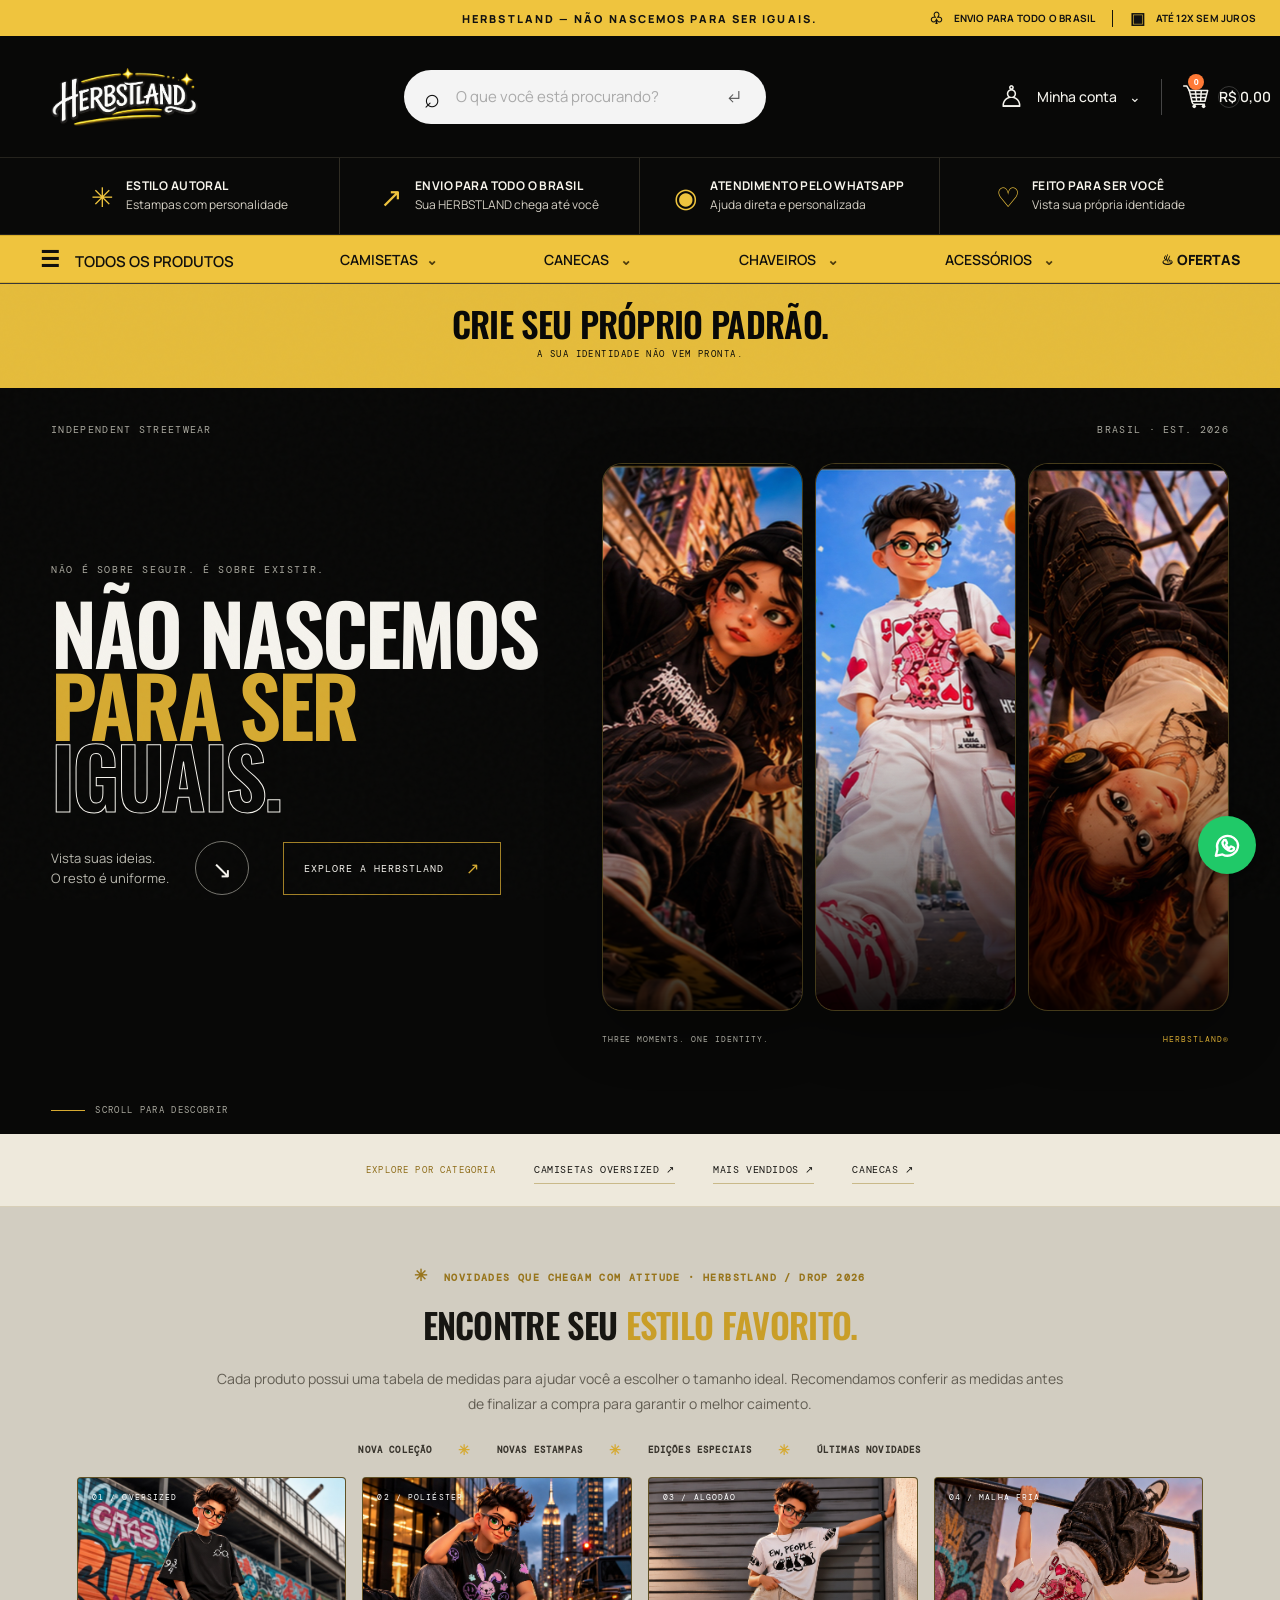
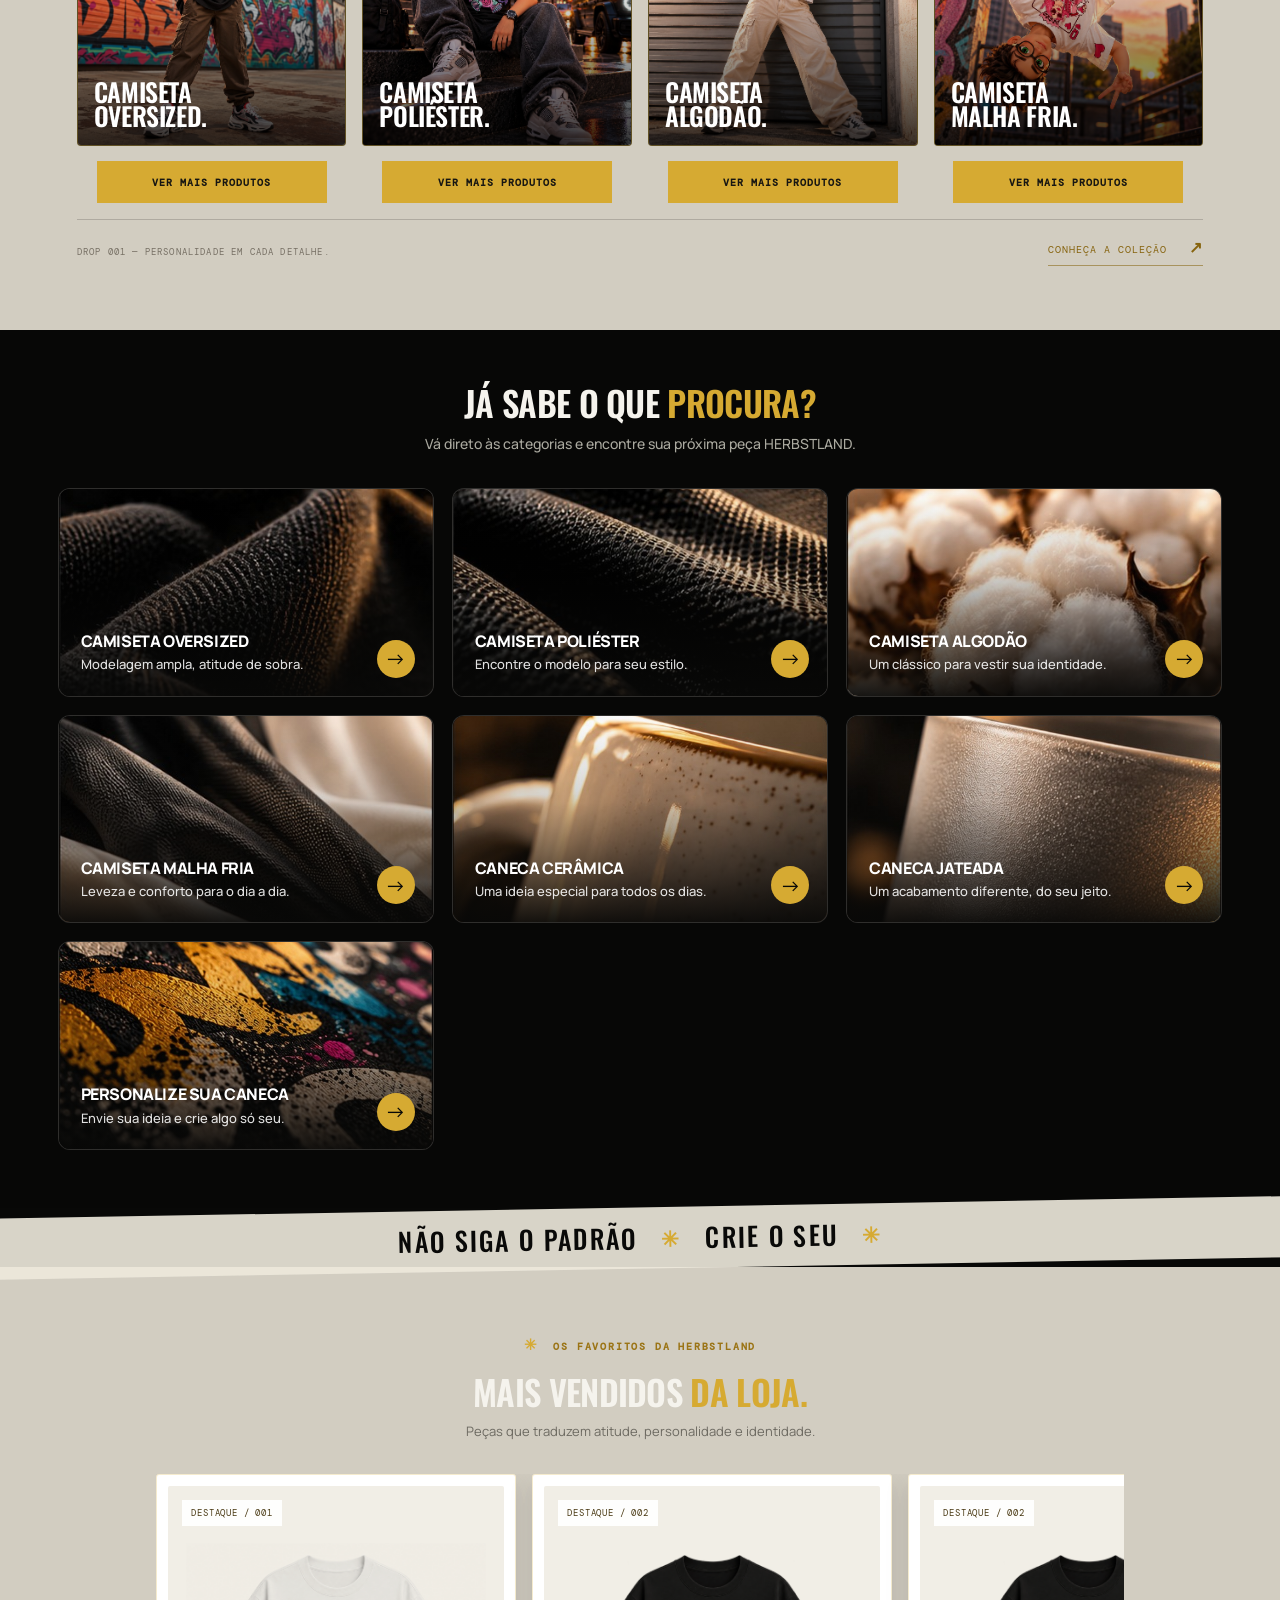
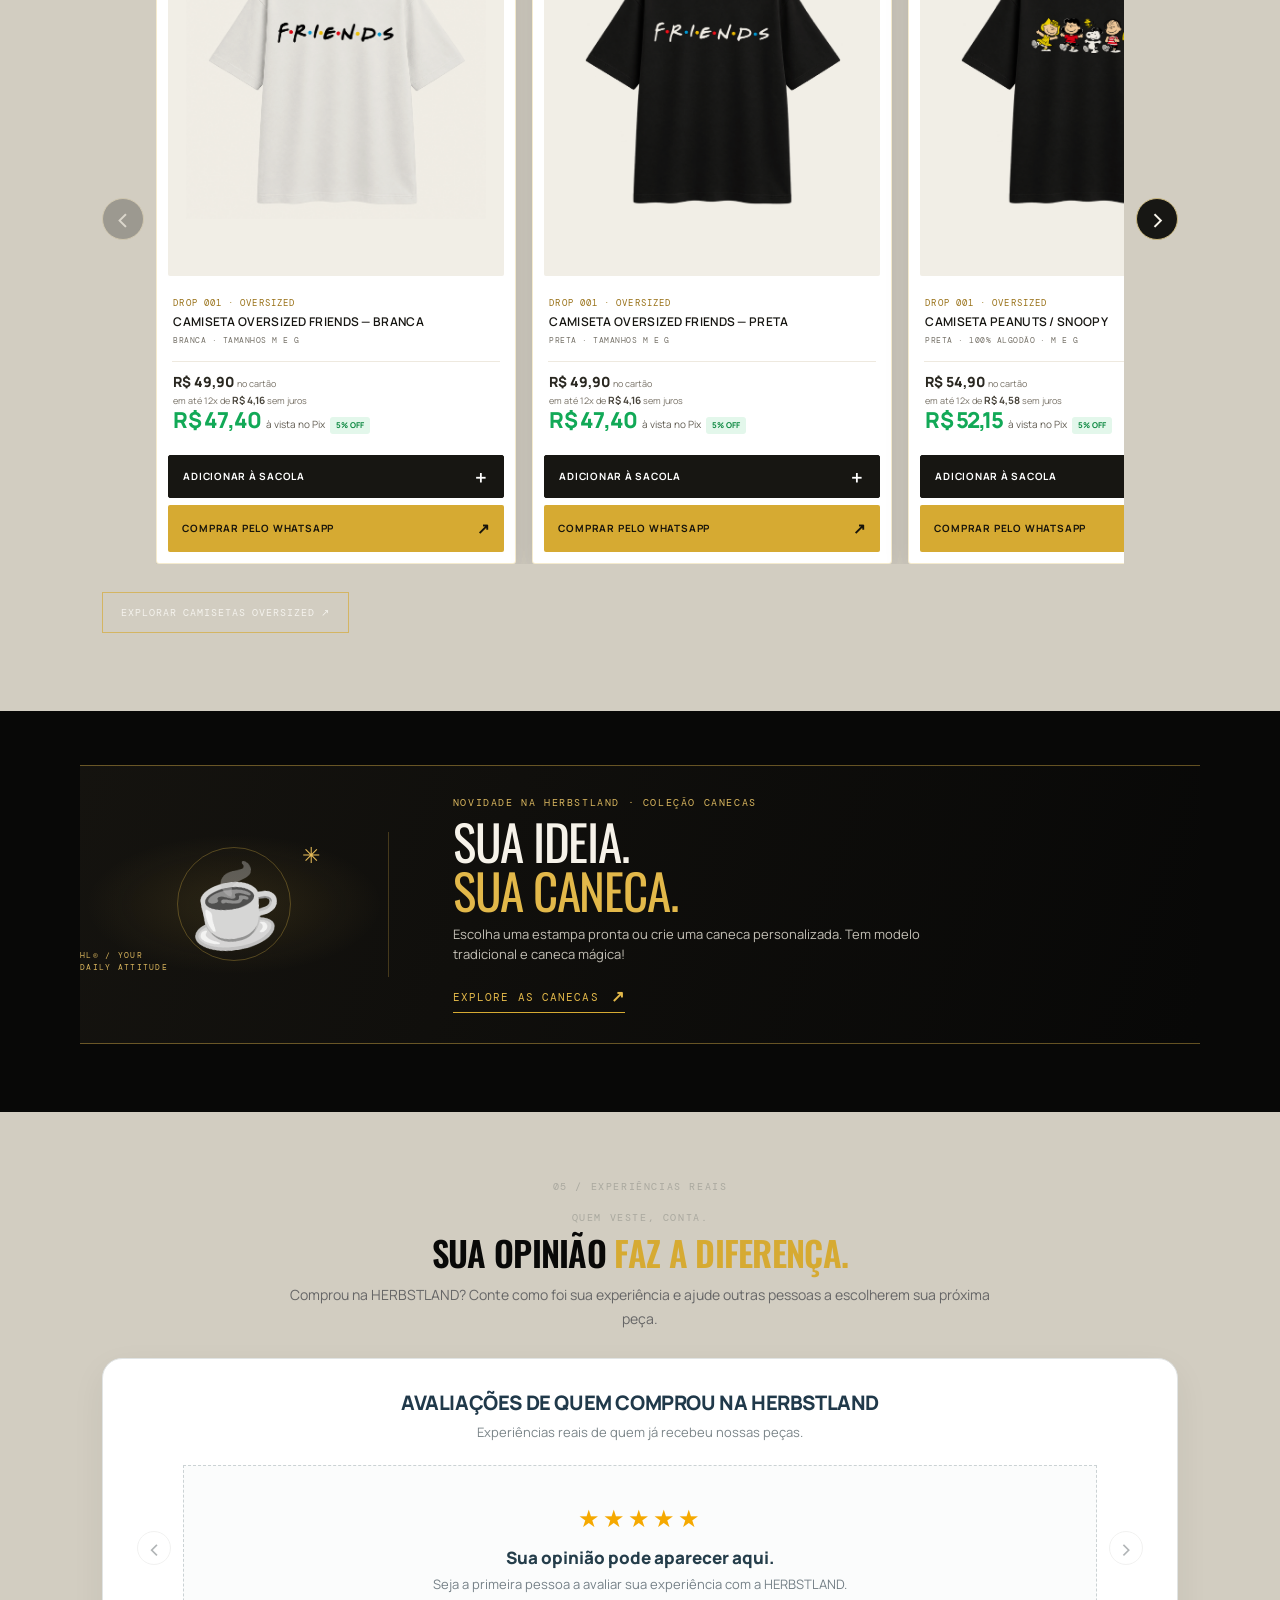
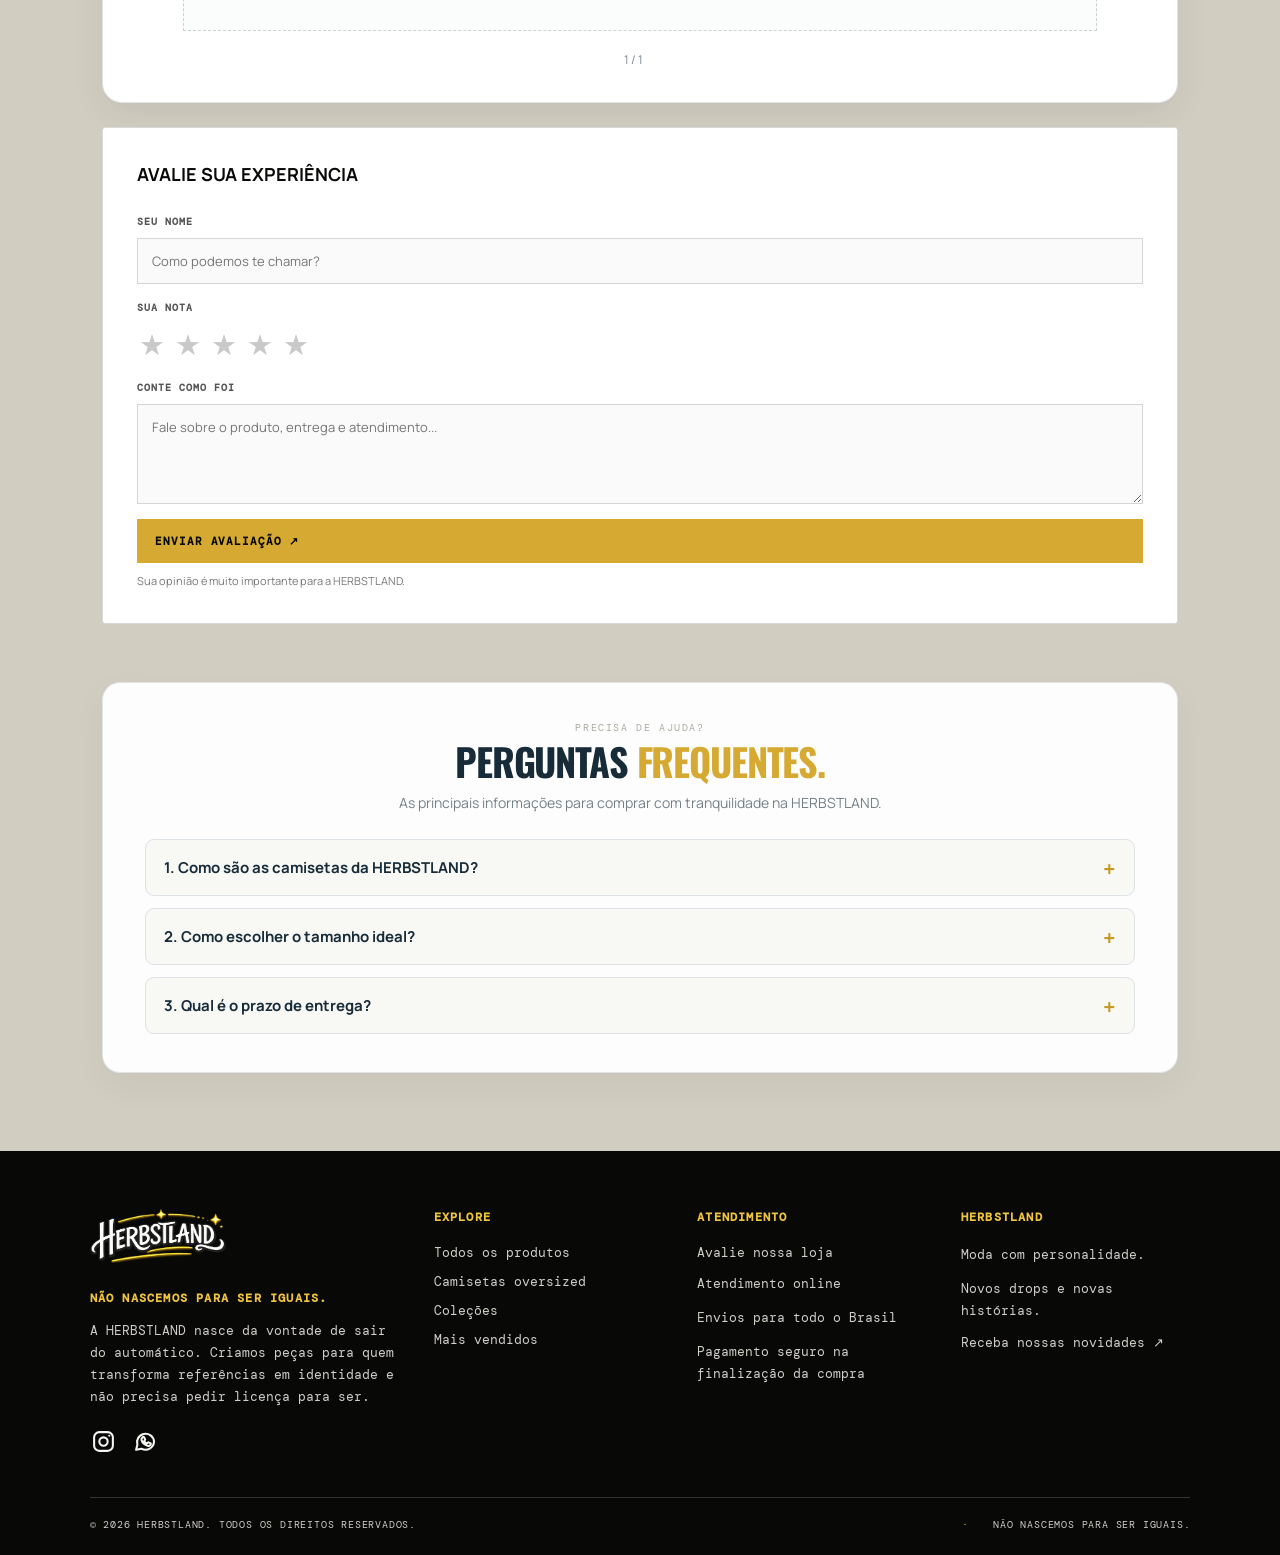
<file: index.html>
<!doctype html>
<html lang="pt-BR">
<head>
  <meta charset="utf-8" />
  <meta name="viewport" content="width=device-width, initial-scale=1" />
  <meta name="theme-color" content="#11110f" />
  <meta name="description" content="HERBSTLAND — peças autorais para quem não nasceu para ser igual. Explore nossas coleções." />
  <title>HERBSTLAND — Não nascemos para ser iguais.</title>
  <link rel="preconnect" href="https://fonts.googleapis.com">
  <link rel="preconnect" href="https://fonts.gstatic.com" crossorigin>
  <link href="https://fonts.googleapis.com/css2?family=DM+Mono:wght@400;500&family=Manrope:wght@400;500;600;700;800&family=Oswald:wght@400;500;600;700&display=swap" rel="stylesheet">
  <link rel="stylesheet" href="herbstland-v11.css?v=166" />
  <script>try{if(sessionStorage.getItem("herbstland-intro-seen")==="1"){document.documentElement.classList.add("intro-seen");}else{sessionStorage.setItem("herbstland-intro-seen","1");}}catch(e){document.documentElement.classList.add("intro-seen");}</script>
  <style>.intro-seen #brand-intro{display:none!important;}</style>
  <link rel="stylesheet" href="cart-preview.css?v=131">

<style id="herbstland-search-panel-v142">
.site-header.header-v2{position:relative!important;z-index:1000!important;overflow:visible!important}
.header-main-row{position:relative;z-index:1001}
.header-search{position:relative;z-index:1002}
.header-search:focus-within{box-shadow:0 0 0 2px #efc43e}
.search-feedback[hidden]{display:none!important}
.header-search .search-feedback{position:absolute;top:calc(100% + 12px);left:0;width:min(850px,calc(100vw - 40px));max-height:min(430px,70vh);overflow:auto;display:grid;grid-template-columns:minmax(210px,.9fr) minmax(300px,1.25fr);background:#fff;color:#171717;border:1px solid #e5e1d8;border-radius:0 0 18px 18px;box-shadow:0 18px 48px #0005;z-index:2000;padding:18px 20px;gap:18px}
.search-panel-categories{border-right:1px solid #dedbd4;padding:4px 18px 4px 2px;display:flex;flex-direction:column;align-items:stretch;gap:0}
.search-panel-categories>small,.search-panel-title{font:700 10px var(--body);letter-spacing:.08em;color:#8b8067;padding:0 0 12px;border-bottom:1px solid #e8e5df;margin-bottom:8px}
.search-panel-categories>a{padding:10px 2px;border-bottom:1px solid #f0eee9;font-size:13px;font-weight:700;color:#292720}
.search-panel-categories>a:hover,.search-see-all:hover{color:#a77b12}
.search-panel-categories p,.search-empty{font-size:12px;color:#777;margin:12px 0}
.search-panel-products{min-width:0;display:flex;flex-direction:column}
.search-panel-products .search-result{display:grid;grid-template-columns:52px minmax(0,1fr) 18px;align-items:center;gap:12px;padding:8px 4px;border-bottom:1px solid #eeeae2;color:#171717;min-height:66px}
.search-panel-products .search-result:hover{background:#faf8f2;border-radius:8px}
.search-panel-products .search-result>img{width:48px;height:48px;object-fit:contain;border:1px solid #e9e6df;border-radius:5px;background:#fafafa}
.search-result-copy{display:flex;flex-direction:column;gap:5px;min-width:0}
.search-result-copy strong{font:700 12px var(--body);white-space:normal;line-height:1.35}
.search-result-copy small{font:600 11px var(--body);color:#9a741d}
.search-result-arrow{color:#a77b12;font-size:17px}
.search-see-all{align-self:center;margin-top:12px;font-size:10px;color:#77613a;text-decoration:underline}
@media(max-width:760px){.header-search .search-feedback{left:50%;transform:translateX(-50%);width:calc(100vw - 24px);grid-template-columns: minmax(105px,.72fr) minmax(0,1.3fr);padding:12px;gap:10px;max-height:65vh}.search-panel-categories{padding-right:9px}.search-panel-categories>a{font-size:11px;padding:9px 0}.search-panel-products .search-result{grid-template-columns:42px minmax(0,1fr) 14px;gap:7px;min-height:58px}.search-panel-products .search-result>img{width:40px;height:40px}.search-result-copy strong{font-size:10px}.search-result-copy small{font-size:10px}}
</style>

<link rel="stylesheet" href="site-search.css?v=143">  <link rel="stylesheet" href="vitrine-v144.css?v=145">
<link rel="stylesheet" href="herbstland-global-v150.css?v=150">
<link rel="stylesheet" href="herbstland-global-v151.css?v=151">
<link rel="stylesheet" href="herbstland-global-v152.css?v=152">
<link rel="stylesheet" href="home-payment-v155.css?v=156">

<style id="herbstland-home-black-background-v168">
/* v168: temporariamente, somente a página inicial fica com fundo preto liso. */
body > .scroll-backdrop {
  display: none !important;
  background: #080807 !important;
  background-image: none !important;
}
body { background: #080807 !important; }
body > main > .hero { background: transparent !important; }
</style>

<body>
  <div class="scroll-backdrop" aria-hidden="true"></div>
  <div class="noise" aria-hidden="true"></div>
  <div class="brand-intro" id="brand-intro" aria-label="Abertura HERBSTLAND">
    <div class="intro-rule"></div>
    <div class="intro-brand-name" aria-label="HERBSTLAND">HERBSTLAND</div>
    <h2 class="intro-slogan">NÃO NASCEMOS<br><span>PARA SER IGUAIS.</span></h2>
  </div>
<div class="announcement header-promo"><span class="promo-center">HERBSTLAND — NÃO NASCEMOS PARA SER IGUAIS.</span><span class="promo-right"><b>♧</b> ENVIO PARA TODO O BRASIL <i></i> <b>▣</b> ATÉ 12X SEM JUROS</span></div>
<header class="site-header header-v2">
    <div class="header-main-row">
      <a class="wordmark" href="#top" aria-label="HERBSTLAND início"><img src="assets/herbstland-logo.png" alt="HERBSTLAND" /></a>
      <form class="header-search" id="site-search-form" action="index.html" role="search"><label class="sr-only" for="site-search">Pesquisar produtos</label><span aria-hidden="true">⌕</span><input id="site-search" type="search" placeholder="O que você está procurando?" autocomplete="off" /><button type="submit" aria-label="Pesquisar">↵</button><div class="search-feedback" id="search-feedback" role="region" aria-label="Resultados da pesquisa" hidden></div></form>
      <div class="header-actions header-v2-actions"><a class="account-link" href="account.html"><span class="header-icon">♙</span><span>Minha conta</span><span class="chevron">⌄</span></a><a class="cart-trigger" href="carrinho.html" aria-label="Abrir carrinho"><svg class="cart-svg" viewBox="0 0 48 48" role="img" aria-label="Carrinho de compras" xmlns="http://www.w3.org/2000/svg"><path d="M3 5h5l4.5 7.5 5.1 21.2a3.4 3.4 0 0 0 3.3 2.6h17.5" fill="none" stroke="currentColor" stroke-width="2.7" stroke-linecap="round" stroke-linejoin="round"/><path d="M12 13h32l-4.7 18.2H17.2M16 19h26M17.5 25h22M23 14l2 16M33 14l-1 16" fill="none" stroke="currentColor" stroke-width="2.5" stroke-linecap="round" stroke-linejoin="round"/><circle cx="21" cy="40" r="3.1" fill="currentColor"/><circle cx="37" cy="40" r="3.1" fill="currentColor"/></svg><span class="bag-count" id="cart-count">0</span><span class="cart-value" id="header-cart-value">R$ 0,00</span></a><button class="icon-button menu-toggle" aria-label="Abrir menu">☰</button></div>
    </div>
    <section class="home-benefits" aria-label="Vantagens HERBSTLAND">
      <div class="home-benefit"><span>✳</span><div><strong>ESTILO AUTORAL</strong><small>Estampas com personalidade</small></div></div>
      <div class="home-benefit"><span>↗</span><div><strong>ENVIO PARA TODO O BRASIL</strong><small>Sua HERBSTLAND chega até você</small></div></div>
      <div class="home-benefit"><span>◉</span><div><strong>ATENDIMENTO PELO WHATSAPP</strong><small>Ajuda direta e personalizada</small></div></div>
      <div class="home-benefit"><span>♡</span><div><strong>FEITO PARA SER VOCÊ</strong><small>Vista sua própria identidade</small></div></div>
    </section>
    <nav class="category-nav category-nav-v2" aria-label="Categorias de produtos">
      <a class="all-products" onclick="event.preventDefault();var m=document.getElementById('mobile-menu');if(m){m.classList.add('open');m.style.display='flex';m.setAttribute('aria-hidden','false');document.body.style.overflow='hidden';}" href="#mais-vendidos"><span>☰</span> TODOS OS PRODUTOS</a><div class="nav-dropdown"><a href="#mais-vendidos" >CAMISETAS <i>⌄</i></a><div class="nav-dropdown-menu"><a href="camisetas-oversized.html">CAMISETA OVERSIZED</a></div></div><a href="canecas.html">CANECAS <i>⌄</i></a><a href="#mais-vendidos">CHAVEIROS <i>⌄</i></a><a href="#mais-vendidos">ACESSÓRIOS <i>⌄</i></a><a class="offers-link" href="#mais-vendidos">♨ OFERTAS</a>
    </nav>
  </header>


  <main id="top">
    <section class="campaign">
      <div class="campaign-mark">HL®</div><div class="campaign-copy"><h2>CRIE SEU <em>PRÓPRIO PADRÃO.</em></h2><p class="eyebrow">A SUA IDENTIDADE NÃO VEM PRONTA.</p></div><div class="campaign-side">HERBSTLAND — PERSONALIZED CULTURE — 2026</div>
    </section>

    <section class="hero">
      <div class="hero-topline"><span>INDEPENDENT STREETWEAR</span><span>BRASIL · EST. 2026</span></div>
      <div class="hero-copy">
        <p class="eyebrow reveal">NÃO É SOBRE SEGUIR. É SOBRE EXISTIR.</p>
        <h1 class="reveal hero-title">NÃO NASCEMOS<br><em>PARA SER</em><br><span>IGUAIS.</span></h1>
        <div class="hero-bottom reveal"><p>Vista suas ideias.<br>O resto é uniforme.</p><a class="round-link" href="#mais-vendidos" aria-label="Explorar a loja">↘</a><a class="hero-shop-cta" href="#mais-vendidos">EXPLORE A HERBSTLAND <span>↗</span></a></div>
      </div>
      <div class="hero-filmstrip" aria-label="Três cenas do universo HERBSTLAND">
        <article class="film-panel film-panel-one">
          <img src="assets/hero-movimento-clean.jpg" alt="Personagem HERBSTLAND em movimento" />
          
        </article>
        <article class="film-panel film-panel-two">
          <img src="assets/hero-identidade-clean.jpg" alt="Protagonista HERBSTLAND com look Rainha de Vermelho" />
          
        </article>
        <article class="film-panel film-panel-three">
          <img src="assets/hero-atitude-clean.jpg" alt="Protagonista HERBSTLAND usando camiseta Friends preta" />
          
        </article>
        <div class="filmstrip-caption">THREE MOMENTS. ONE IDENTITY. <i>HERBSTLAND®</i></div>
      </div>
      <div class="scroll-cue"><span></span> SCROLL PARA DESCOBRIR</div>
    </section>



    <nav class="home-category-shortcuts" aria-label="Explore as categorias">
      <span>EXPLORE POR CATEGORIA</span>
      <a href="camisetas-oversized.html">CAMISETAS OVERSIZED ↗</a>
      <a href="#mais-vendidos">MAIS VENDIDOS ↗</a>
      <a href="canecas.html">CANECAS ↗</a>
    </nav>



    <section class="launch-section" id="novidades" aria-labelledby="launch-title">
      <div class="launch-heading">
        <div>
          <div class="launch-kicker"><span>✳</span> NOVIDADES QUE CHEGAM COM ATITUDE · HERBSTLAND / DROP 2026</div>
          <h2 id="launch-title">ENCONTRE SEU <em>ESTILO FAVORITO.</em></h2>
        </div>
        <p>Cada produto possui uma tabela de medidas para ajudar você a escolher o tamanho ideal. Recomendamos conferir as medidas antes de finalizar a compra para garantir o melhor caimento.</p>
      </div>
      <div class="launch-labels" aria-label="Destaques da coleção">
        <span>NOVA COLEÇÃO</span><i>✳</i><span>NOVAS ESTAMPAS</span><i>✳</i><span>EDIÇÕES ESPECIAIS</span><i>✳</i><span>ÚLTIMAS NOVIDADES</span>
      </div>
      <div class="launch-gallery launch-gallery-four">
        <article class="launch-item">
          <a class="launch-photo" href="camisetas-oversized.html" aria-label="Confira as camisetas oversized HERBSTLAND">
            <img src="assets/estilo-oversized.jpg" alt="Personagem HERBSTLAND com camiseta oversized preta em cenário de skatepark" loading="eager" decoding="async">
            <span class="launch-photo-index">01 / OVERSIZED</span><b>CAMISETA<br>OVERSIZED.</b>
          </a>
          <a class="launch-more" href="camisetas-oversized.html">VER MAIS PRODUTOS</a>
        </article>
        <article class="launch-item">
          <a class="launch-photo" href="camisetas-oversized.html" aria-label="Confira as camisetas de poliéster HERBSTLAND">
            <img src="assets/estilo-poliester.jpg" alt="Personagem HERBSTLAND usando camiseta estampada em cenário urbano noturno" loading="eager" decoding="async">
            <span class="launch-photo-index">02 / POLIÉSTER</span><b>CAMISETA<br>POLIÉSTER.</b>
          </a>
          <a class="launch-more" href="camisetas-oversized.html">VER MAIS PRODUTOS</a>
        </article>
        <article class="launch-item">
          <a class="launch-photo" href="camisetas-oversized.html" aria-label="Confira as camisetas de algodão HERBSTLAND">
            <img src="assets/estilo-algodao.jpg" alt="Personagem HERBSTLAND usando camiseta branca com estampa de gatos" loading="eager" decoding="async">
            <span class="launch-photo-index">03 / ALGODÃO</span><b>CAMISETA<br>ALGODÃO.</b>
          </a>
          <a class="launch-more" href="camisetas-oversized.html">VER MAIS PRODUTOS</a>
        </article>
        <article class="launch-item">
          <a class="launch-photo" href="camisetas-oversized.html" aria-label="Confira as camisetas de malha fria HERBSTLAND">
            <img src="assets/estilo-malha-fria.jpg" alt="Personagem HERBSTLAND em pose acrobática com camiseta estampada">
            <span class="launch-photo-index">04 / MALHA FRIA</span><b>CAMISETA<br>MALHA FRIA.</b>
          </a>
          <a class="launch-more" href="camisetas-oversized.html">VER MAIS PRODUTOS</a>
        </article>
      </div>
      <div class="launch-footer"><span>DROP 001 — PERSONALIDADE EM CADA DETALHE.</span><a href="camisetas-oversized.html">CONHEÇA A COLEÇÃO <b>↗</b></a></div>
    </section>





    <section class="quick-categories" aria-labelledby="quick-categories-title">
      <div class="quick-categories-heading">
        <h2 id="quick-categories-title">JÁ SABE O QUE <em>PROCURA?</em></h2>
        <p>Vá direto às categorias e encontre sua próxima peça HERBSTLAND.</p>
      </div>
      <div class="quick-categories-grid">
        <a class="quick-category-card shirt-card" href="camisetas-oversized.html">
          <img src="assets/atalho-oversized-editorial.jpg" alt="Textura de malha preta encorpada em detalhe editorial">
          <span class="quick-category-copy"><strong>CAMISETA OVERSIZED</strong><small>Modelagem ampla, atitude de sobra.</small></span><i aria-hidden="true">→</i>
        </a>
        <a class="quick-category-card shirt-card" href="camisetas-oversized.html">
          <img src="assets/atalho-poliester-editorial.jpg" alt="Textura de tecido esportivo em malha perfurada">
          <span class="quick-category-copy"><strong>CAMISETA POLIÉSTER</strong><small>Encontre o modelo para seu estilo.</small></span><i aria-hidden="true">→</i>
        </a>
        <a class="quick-category-card shirt-card" href="camisetas-oversized.html">
          <img src="assets/atalho-algodao-editorial.jpg" alt="Fibras naturais e algodão em close editorial">
          <span class="quick-category-copy"><strong>CAMISETA ALGODÃO</strong><small>Um clássico para vestir sua identidade.</small></span><i aria-hidden="true">→</i>
        </a>
        <a class="quick-category-card shirt-card" href="camisetas-oversized.html">
          <img src="assets/atalho-malha-fria-editorial.jpg" alt="Tecido leve e fluido em tons preto e creme">
          <span class="quick-category-copy"><strong>CAMISETA MALHA FRIA</strong><small>Leveza e conforto para o dia a dia.</small></span><i aria-hidden="true">→</i>
        </a>
        <a class="quick-category-card mug-card" href="canecas.html#modelos">
          <img src="assets/atalho-ceramica-editorial.jpg" alt="Detalhe de caneca de cerâmica clara com acabamento artesanal">
          <span class="quick-category-copy"><strong>CANECA CERÂMICA</strong><small>Uma ideia especial para todos os dias.</small></span><i aria-hidden="true">→</i>
        </a>
        <a class="quick-category-card mug-card" href="canecas.html#modelos">
          <img src="assets/atalho-jateada-editorial.jpg" alt="Superfície jateada de caneca em detalhe de textura">
          <span class="quick-category-copy"><strong>CANECA JATEADA</strong><small>Um acabamento diferente, do seu jeito.</small></span><i aria-hidden="true">→</i>
        </a>
        <a class="quick-category-card mug-card personalize-card" href="canecas.html#personalize">
          <img src="assets/atalho-estampa-editorial.jpg" alt="Estampa gráfica colorida impressa sobre tecido em close">
          <span class="quick-category-copy"><strong>PERSONALIZE SUA CANECA</strong><small>Envie sua ideia e crie algo só seu.</small></span><i aria-hidden="true">→</i>
        </a>
      </div>
    </section>

    <section class="ticker" aria-label="Frase da HERBSTLAND"><div class="ticker-track"><span>NÃO SIGA O PADRÃO</span><b aria-hidden="true">✳</b><span>CRIE O SEU</span><b aria-hidden="true">✳</b></div></section>




    <section class="best-sellers section-pad" id="mais-vendidos" aria-labelledby="best-sellers-title">
      <div class="best-sellers-heading">
        <div class="best-sellers-kicker"><span>✳</span> OS FAVORITOS DA HERBSTLAND</div>
        <h2 id="best-sellers-title">MAIS VENDIDOS <em>DA LOJA.</em></h2>
        <p>Peças que traduzem atitude, personalidade e identidade.</p>
      </div>
      <div class="best-sellers-carousel" aria-label="Carrossel de produtos mais vendidos">
        <button class="best-sellers-arrow best-sellers-prev" type="button" aria-label="Ver produtos anteriores">‹</button>
        <div class="best-sellers-viewport" tabindex="0">
        <div class="best-sellers-grid">
        <article class="best-seller-card">
          <a class="best-seller-image" href="camiseta-friends.html"><span class="best-seller-tag">DESTAQUE / 001</span><img src="assets/friends-oversized.png" loading="eager" decoding="async" alt="Camiseta oversized Friends branca"></a>
          <div class="best-seller-info"><div><small>DROP 001 · OVERSIZED</small><h3>CAMISETA OVERSIZED FRIENDS — BRANCA</h3><p>BRANCA · TAMANHOS M E G</p></div></div>
          <div class="home-card-payment"><p class="home-card-price"><strong>R$ 49,90</strong> <span>no cartão</span></p><p class="home-card-installments">em até 12x de <strong>R$ 4,16</strong> sem juros</p><p class="home-card-pix"><strong>R$ 47,40</strong><span>à vista no Pix</span><b>5% OFF</b></p></div>
          <div class="best-seller-actions"><button class="best-seller-add" type="button" data-quick="friends" data-color="Branco">ADICIONAR À SACOLA <span>＋</span></button><a class="best-seller-cta best-seller-whatsapp" href="https://wa.me/5511941466298?text=Ol%C3%A1!%20Tenho%20interesse%20na%20CAMISETA%20OVERSIZED%20FRIENDS%20BRANCA%20%28R%24%2049%2C90%29." target="_blank" rel="noopener noreferrer">COMPRAR PELO WHATSAPP <span>↗</span></a></div>
        </article>
        <article class="best-seller-card">
          <a class="best-seller-image" href="camiseta-friends-preta.html"><span class="best-seller-tag">DESTAQUE / 002</span><img src="assets/friends-oversized-preta.png" loading="eager" decoding="async" alt="Camiseta oversized Friends preta"></a>
          <div class="best-seller-info"><div><small>DROP 001 · OVERSIZED</small><h3>CAMISETA OVERSIZED FRIENDS — PRETA</h3><p>PRETA · TAMANHOS M E G</p></div></div>
          <div class="home-card-payment"><p class="home-card-price"><strong>R$ 49,90</strong> <span>no cartão</span></p><p class="home-card-installments">em até 12x de <strong>R$ 4,16</strong> sem juros</p><p class="home-card-pix"><strong>R$ 47,40</strong><span>à vista no Pix</span><b>5% OFF</b></p></div>
          <div class="best-seller-actions"><button class="best-seller-add" type="button" data-quick="friends" data-color="Preto">ADICIONAR À SACOLA <span>＋</span></button><a class="best-seller-cta best-seller-whatsapp" href="https://wa.me/5511941466298?text=Ol%C3%A1!%20Tenho%20interesse%20na%20CAMISETA%20OVERSIZED%20FRIENDS%20PRETA%20%28R%24%2049%2C90%29." target="_blank" rel="noopener noreferrer">COMPRAR PELO WHATSAPP <span>↗</span></a></div>
        </article>
        <article class="best-seller-card">
          <a class="best-seller-image" href="camiseta-peanuts-snoopy.html"><span class="best-seller-tag">DESTAQUE / 002</span><img src="assets/peanuts-oversized.png" loading="eager" decoding="async" alt="Camiseta oversized Peanuts Snoopy"></a>
          <div class="best-seller-info"><div><small>DROP 001 · OVERSIZED</small><h3>CAMISETA PEANUTS / SNOOPY</h3><p>PRETA · 100% ALGODÃO · M E G</p></div></div>
          <div class="home-card-payment"><p class="home-card-price"><strong>R$ 54,90</strong> <span>no cartão</span></p><p class="home-card-installments">em até 12x de <strong>R$ 4,58</strong> sem juros</p><p class="home-card-pix"><strong>R$ 52,15</strong><span>à vista no Pix</span><b>5% OFF</b></p></div>
          <div class="best-seller-actions"><button class="best-seller-add" type="button" data-quick="peanuts">ADICIONAR À SACOLA <span>＋</span></button><a class="best-seller-cta best-seller-whatsapp" href="https://wa.me/5511941466298?text=Ol%C3%A1!%20Tenho%20interesse%20na%20CAMISETA%20PEANUTS%20%2F%20SNOOPY%20%28R%24%2054%2C90%29.%20Pode%20me%20passar%20mais%20informa%C3%A7%C3%B5es%3F" target="_blank" rel="noopener noreferrer">COMPRAR PELO WHATSAPP <span>↗</span></a></div>
        </article>
        <article class="best-seller-card">
          <a class="best-seller-image" href="camiseta-queria-surtar.html"><span class="best-seller-tag">DESTAQUE / 003</span><img src="assets/queria-surtar-oversized.png" loading="eager" decoding="async" alt="Camiseta Queria Surtar Mas Tô Sem Tempo"></a>
          <div class="best-seller-info"><div><small>DROP 001 · OVERSIZED</small><h3>QUERIA SURTAR MAS TÔ SEM TEMPO</h3><p>BRANCA · TAMANHOS M E G</p></div></div>
          <div class="home-card-payment"><p class="home-card-price"><strong>R$ 54,90</strong> <span>no cartão</span></p><p class="home-card-installments">em até 12x de <strong>R$ 4,58</strong> sem juros</p><p class="home-card-pix"><strong>R$ 52,15</strong><span>à vista no Pix</span><b>5% OFF</b></p></div>
          <div class="best-seller-actions"><button class="best-seller-add" type="button" data-quick="surtar">ADICIONAR À SACOLA <span>＋</span></button><a class="best-seller-cta best-seller-whatsapp" href="https://wa.me/5511941466298?text=Ol%C3%A1!%20Tenho%20interesse%20na%20CAMISETA%20QUERIA%20SURTAR%20MAS%20T%C3%94%20SEM%20TEMPO%20%28R%24%2054%2C90%29.%20Pode%20me%20passar%20mais%20informa%C3%A7%C3%B5es%3F" target="_blank" rel="noopener noreferrer">COMPRAR PELO WHATSAPP <span>↗</span></a></div>
        </article>
        </div>
        </div>
        <button class="best-sellers-arrow best-sellers-next" type="button" aria-label="Ver próximos produtos">›</button>
      </div>
      <a class="best-sellers-all" href="camisetas-oversized.html">EXPLORAR CAMISETAS OVERSIZED ↗</a>
    </section>

    <a class="home-mugs-feature" href="canecas.html" aria-label="Conheça a coleção de canecas HERBSTLAND">
      <div class="home-mugs-art" aria-hidden="true"><span class="mug-spark">✳</span><span class="mug-symbol">☕</span><span class="mug-caption">HL® / YOUR<br>DAILY ATTITUDE</span></div>
      <div class="home-mugs-copy">
        <p class="eyebrow">NOVIDADE NA HERBSTLAND · COLEÇÃO CANECAS</p>
        <h2>SUA IDEIA.<br><em>SUA CANECA.</em></h2>
        <p>Escolha uma estampa pronta ou crie uma caneca personalizada. Tem modelo tradicional e caneca mágica!</p>
        <span class="home-mugs-cta">EXPLORE AS CANECAS <b>↗</b></span>
      </div>
      <span class="home-mugs-index">01 / PERSONALIZE SEU DIA</span>
    </a>

    <section class="reviews-section section-pad" id="avaliacoes">
      <div class="section-index">05 / EXPERIÊNCIAS REAIS</div>
      <div class="reviews-heading"><div><p class="eyebrow">QUEM VESTE, CONTA.</p><h2>SUA OPINIÃO <em>FAZ A DIFERENÇA.</em></h2></div><p>Comprou na HERBSTLAND? Conte como foi sua experiência e ajude outras pessoas a escolherem sua próxima peça.</p></div>
      <div class="reviews-layout">
        <div class="reviews-board">
          <div class="reviews-board-heading"><h3>AVALIAÇÕES DE QUEM COMPROU NA HERBSTLAND</h3><p>Experiências reais de quem já recebeu nossas peças.</p></div>
          <div class="reviews-carousel" aria-label="Carrossel de avaliações">
            <button class="reviews-arrow reviews-prev" type="button" aria-label="Ver avaliações anteriores" disabled>‹</button>
            <div id="reviews-list" class="reviews-grid" aria-live="polite"><div class="reviews-placeholder"><span>★★★★★</span><h4>Sua opinião pode aparecer aqui.</h4><p>Seja a primeira pessoa a avaliar sua experiência com a HERBSTLAND.</p></div></div>
            <button class="reviews-arrow reviews-next" type="button" aria-label="Ver próximas avaliações" disabled>›</button>
          </div>
          <div class="reviews-pagination" aria-live="polite"><span class="reviews-page-label">1 / 1</span><div class="reviews-dots"></div></div>
        </div>
        <form class="review-form" id="review-form"><h3>AVALIE SUA EXPERIÊNCIA</h3><label for="review-name">SEU NOME</label><input id="review-name" name="name" type="text" placeholder="Como podemos te chamar?" required maxlength="50"><label>SUA NOTA</label><div class="rating-picker" role="radiogroup" aria-label="Escolha uma nota de 1 a 5"><button type="button" data-rating="1" aria-label="1 estrela">★</button><button type="button" data-rating="2" aria-label="2 estrelas">★</button><button type="button" data-rating="3" aria-label="3 estrelas">★</button><button type="button" data-rating="4" aria-label="4 estrelas">★</button><button type="button" data-rating="5" aria-label="5 estrelas">★</button></div><input type="hidden" id="review-rating" value="5"><label for="review-message">CONTE COMO FOI</label><textarea id="review-message" name="message" rows="4" placeholder="Fale sobre o produto, entrega e atendimento..." required maxlength="500"></textarea><button class="review-submit" type="submit">ENVIAR AVALIAÇÃO ↗</button><small id="review-feedback">Sua opinião é muito importante para a HERBSTLAND.</small></form>
        <section class="faq-section" aria-labelledby="faq-title"><div class="faq-heading"><p class="eyebrow">PRECISA DE AJUDA?</p><h2 id="faq-title">PERGUNTAS <em>FREQUENTES.</em></h2><p>As principais informações para comprar com tranquilidade na HERBSTLAND.</p></div><div class="faq-list"><details class="faq-item"><summary>1. Como são as camisetas da HERBSTLAND?</summary><p>Nossas camisetas são desenvolvidas para oferecer conforto, qualidade e estilo. Trabalhamos com diferentes tipos de tecidos, como 100% algodão e poliéster, sempre buscando proporcionar uma ótima experiência. Além disso, temos estampas exclusivas e criativas para quem gosta de expressar sua personalidade através da roupa!</p></details><details class="faq-item"><summary>2. Como escolher o tamanho ideal?</summary><p>Cada produto possui uma tabela de medidas para ajudar você a escolher o tamanho ideal. Recomendamos conferir as medidas antes de finalizar a compra para garantir o melhor caimento.</p></details><details class="faq-item"><summary>3. Qual é o prazo de entrega?</summary><p>O prazo de entrega varia de acordo com o seu CEP e a modalidade de envio escolhida. Você pode consultar a previsão diretamente na página do produto antes de finalizar sua compra.</p></details></div></section>
      </div>
    </section>
  </main>

  <footer class="footer footer-expanded" id="informacoes">
    <div class="footer-main"><div class="footer-about"><a class="wordmark" href="#top"><img src="assets/herbstland-logo.png" alt="HERBSTLAND" /></a><p>NÃO NASCEMOS PARA SER IGUAIS.</p><span>A HERBSTLAND nasce da vontade de sair do automático. Criamos peças para quem transforma referências em identidade e não precisa pedir licença para ser.</span><div class="footer-social-icons" aria-label="Redes sociais"><a href="https://www.instagram.com/herbstland_personalizados/" target="_blank" rel="noopener noreferrer" aria-label="Instagram HERBSTLAND" title="Instagram"><svg viewBox="0 0 24 24" aria-hidden="true"><rect x="3" y="3" width="18" height="18" rx="5"/><circle cx="12" cy="12" r="4"/><circle class="icon-dot" cx="17.5" cy="6.5" r="1"/></svg></a><a href="https://wa.me/5511941466298" target="_blank" rel="noopener noreferrer" aria-label="WhatsApp HERBSTLAND" title="WhatsApp"><svg viewBox="0 0 24 24" aria-hidden="true"><path d="M20.2 11.8a8.2 8.2 0 0 1-12.1 7.1L3 20l1.2-4.9a8.2 8.2 0 1 1 16-3.3Z"/><path d="M9 8.2c.2-.5.5-.5.8-.5h.5c.2 0 .4.1.5.4l.8 1.8c.1.2.1.4-.1.6l-.6.7c-.2.2-.2.4 0 .6.5.9 1.2 1.6 2.1 2.1.2.1.4.1.6-.1l.8-.9c.2-.2.4-.2.6-.1l1.7.8c.3.1.4.3.4.5 0 .4-.2 1.2-.7 1.6-.5.5-1.2.7-2 .6-1.1-.2-2.5-.8-3.9-2.1-1.2-1.1-2-2.4-2.3-3.5-.3-1 .1-1.9.8-2.5Z"/></svg></a></div></div>
      <div class="footer-column"><h3>EXPLORE</h3><a href="#mais-vendidos">Todos os produtos</a><a href="camisetas-oversized.html">Camisetas oversized</a><a href="camisetas-oversized.html">Coleções</a><a href="#mais-vendidos">Mais vendidos</a></div>
      <div class="footer-column"><h3>ATENDIMENTO</h3><a href="#avaliacoes">Avalie nossa loja</a><span>Atendimento online</span><span>Envios para todo o Brasil</span><span>Pagamento seguro na finalização da compra</span></div>
      <div class="footer-column"><h3>HERBSTLAND</h3><span>Moda com personalidade.</span><span>Novos drops e novas histórias.</span><a href="#newsletter-form">Receba nossas novidades ↗</a></div></div>
    <div class="footer-bottom"><span>© 2026 HERBSTLAND. TODOS OS DIREITOS RESERVADOS.</span><span>NÃO NASCEMOS PARA SER IGUAIS.</span></div>
  </footer>

  <div class="overlay" id="overlay"></div>
  <aside class="cart-drawer cart-preview-drawer" id="cart-drawer" aria-label="Sacola de compras" aria-hidden="true"><div class="drawer-head"><span>SUA BAG <small id="drawer-count">(0)</small></span><button class="close-drawer" aria-label="Fechar sacola">×</button></div><div id="cart-items" class="cart-items"><p class="empty-cart">Sua sacola está vazia.<br>O próximo passo é seu.</p></div><div class="cart-bottom"><div><span>SUBTOTAL</span><strong id="cart-total">R$ 0,00</strong></div><button id="checkout-button" disabled>CONTINUAR PARA PAGAMENTO ↗</button><small>O pagamento via Mercado Pago será ativado na etapa de integração.</small></div></aside>
  <div class="quick-modal" id="quick-modal" role="dialog" aria-modal="true" aria-hidden="true"><button class="modal-close" aria-label="Fechar">×</button><div class="modal-visual" id="modal-visual"></div><div class="modal-details"><p class="eyebrow">HERBSTLAND / DROP 001</p><h2 id="modal-title">CAMISETA MANIFESTO</h2><p id="modal-description">Uma peça para expressar o que não cabe no óbvio.</p><strong id="modal-price">R$ 89,90</strong><label for="color-select">SELECIONE A COR</label><select id="color-select"></select><label for="size-select">SELECIONE O TAMANHO</label><select id="size-select"><option value="M">M</option><option value="G">G</option></select><button id="add-to-cart">ADICIONAR À BAG ↗</button><small>Consulte disponibilidade e medidas antes da compra.</small></div></div>
  
  <script>
  // Remove títulos decorativos órfãos de versões anteriores que possam invadir o hero.
  document.addEventListener('DOMContentLoaded', () => {
    const header = document.querySelector('.site-header');
    document.querySelectorAll('body *').forEach((el) => {
      if (el === header || header?.contains(el) || el.children.length > 0) return;
      const label = (el.textContent || '').replace(/\s+/g, ' ').trim().toUpperCase();
      if (label === 'MANIFESTO' && !el.closest('nav, footer, .intro, .mobile-menu')) el.remove();
    });
  });
</script>
<script src="script.js?v=130"></script>

<a class="whatsapp-float" href="https://wa.me/5511941466298" target="_blank" rel="noopener noreferrer" aria-label="Fale com a HERBSTLAND pelo WhatsApp" title="Fale conosco pelo WhatsApp"><svg viewBox="0 0 24 24" aria-hidden="true"><path d="M20.2 11.8a8.2 8.2 0 0 1-12.1 7.1L3 20l1.2-4.9a8.2 8.2 0 1 1 16-3.3Z"/><path d="M9 8.2c.2-.5.5-.5.8-.5h.5c.2 0 .4.1.5.4l.8 1.8c.1.2.1.4-.1.6l-.6.7c-.2.2-.2.4 0 .6.5.9 1.2 1.6 2.1 2.1.2.1.4.1.6-.1l.8-.9c.2-.2.4-.2.6-.1l1.7.8c.3.1.4.3.4.5 0 .4-.2 1.2-.7 1.6-.5.5-1.2.7-2 .6-1.1-.2-2.5-.8-3.9-2.1-1.2-1.1-2-2.4-2.3-3.5-.3-1 .1-1.9.8-2.5Z"/></svg></a>
<div class="mobile-menu" id="mobile-menu" aria-hidden="true"><button class="mobile-menu-close" type="button" onclick="var m=document.getElementById('mobile-menu');if(m){m.classList.remove('open');m.setAttribute('aria-hidden','true');document.body.style.overflow='';}" aria-label="Fechar menu">×</button><p class="mobile-menu-title">TODAS AS CATEGORIAS</p><a href="index.html#mais-vendidos">TODOS OS PRODUTOS ↗</a><a href="camisetas-oversized.html">CAMISETAS OVERSIZED ↗</a><a href="canecas.html">CANECAS ↗</a><a href="index.html#mais-vendidos">CHAVEIROS <small>(EM BREVE)</small> ↗</a><a href="index.html#mais-vendidos">ACESSÓRIOS <small>(EM BREVE)</small> ↗</a><a href="index.html#mais-vendidos">OFERTAS ↗</a></div><style>
@media(max-width:760px){
 .category-nav-v2{display:flex!important;height:44px!important;min-height:44px!important;justify-content:flex-start!important;overflow:hidden!important;padding:0 5vw!important;border-top:1px solid rgba(255,255,255,.18)!important}
 .category-nav-v2>a:not(.all-products),.category-nav-v2>.nav-dropdown{display:none!important}
 .category-nav-v2 .all-products{display:flex!important;align-items:center!important;gap:10px!important;width:100%!important;height:44px!important;font:700 13px var(--body)!important;color:#f5f3ed!important;white-space:nowrap!important}
 .category-nav-v2 .all-products span{font-size:21px!important}
 .header-v2-actions .menu-toggle{display:none!important}
}
.mobile-menu{position:fixed!important;inset:0!important;z-index:1000!important;background:#090909!important;color:#f5f3ed!important;display:flex!important;flex-direction:column!important;justify-content:center!important;gap:clamp(12px,2.2vh,20px)!important;padding:76px 9vw 42px!important;overflow-y:auto!important;transform:translateY(-110%)!important;visibility:hidden!important;opacity:0!important;pointer-events:none!important;transition:transform .35s ease,opacity .25s ease!important}
.mobile-menu.open{transform:translateY(0)!important;visibility:visible!important;opacity:1!important;pointer-events:auto!important}
@media(max-width:760px){.category-nav-v2 .all-products{display:flex!important;visibility:visible!important;opacity:1!important;pointer-events:auto!important;cursor:pointer!important}.mobile-menu.open{display:flex!important;z-index:99999!important;position:fixed!important;inset:0!important}}
.mobile-menu .mobile-menu-title{margin:0 0 8px!important;color:#d6aa32!important;font:700 11px var(--mono)!important;letter-spacing:.18em!important}
.mobile-menu a{font:700 clamp(23px,6vw,38px)/1.05 var(--display)!important;color:#f5f3ed!important}
.mobile-menu a small{font:9px var(--mono)!important;color:#d6aa32!important}
.mobile-menu-close{position:absolute!important;right:6vw!important;top:22px!important;border:0!important;background:none!important;color:#f5f3ed!important;font-size:34px!important}
</style><script>
(()=>{const menu=document.getElementById('mobile-menu');if(!menu)return;const open=()=>{menu.classList.add('open');menu.setAttribute('aria-hidden','false');document.body.style.overflow='hidden'};const close=()=>{menu.classList.remove('open');menu.setAttribute('aria-hidden','true');document.body.style.overflow=''};document.querySelectorAll('.all-products,.menu-toggle').forEach(el=>el.addEventListener('click',e=>{if(window.matchMedia('(max-width:760px)').matches){e.preventDefault();open()}}));const x=menu.querySelector('.mobile-menu-close');if(x)x.addEventListener('click',close);menu.querySelectorAll('a').forEach(a=>a.addEventListener('click',close));document.addEventListener('keydown',e=>{if(e.key==='Escape')close()});})();
</script><style>
/* V40 — menu de categorias também disponível no DESKTOP */
@media (min-width: 761px){
  .mobile-menu.open{
    display:flex!important; visibility:visible!important; opacity:1!important; pointer-events:auto!important;
    position:fixed!important; inset: auto auto auto 3.1vw!important;
    top:230px!important; width:min(370px, calc(100vw - 48px))!important; height:auto!important; max-height:calc(100vh - 250px)!important;
    overflow-y:auto!important; transform:translateY(0)!important; z-index:999999!important;
    background:#0b0b0a!important; color:#f5f3ed!important; border:1px solid rgba(214,170,50,.55)!important;
    box-shadow:0 18px 45px rgba(0,0,0,.45), 0 0 0 100vmax rgba(0,0,0,.42)!important;
    padding:30px 30px 28px!important; gap:17px!important; justify-content:flex-start!important;
  }
  .mobile-menu.open .mobile-menu-title{font-size:11px!important;color:#d6aa32!important;margin:0 0 8px!important}
  .mobile-menu.open a{font:600 17px/1.25 var(--body)!important;letter-spacing:.04em!important;color:#f5f3ed!important;padding:3px 0!important}
  .mobile-menu.open a:hover{color:#d6aa32!important}
  .mobile-menu.open .mobile-menu-close{top:17px!important;right:20px!important;font-size:27px!important;color:#f5f3ed!important}
  .category-nav-v2 .all-products{cursor:pointer!important}
}
</style><script>
(()=>{const panel=document.getElementById("mobile-menu");if(!panel)return;const trigger=document.querySelector(".category-nav-v2 .all-products");const close=()=>{panel.classList.remove("open");panel.setAttribute("aria-hidden","true");document.body.style.overflow=""};if(trigger){trigger.addEventListener("click",e=>{e.preventDefault();panel.classList.add("open");panel.setAttribute("aria-hidden","false");document.body.style.overflow="hidden"})}panel.addEventListener("click",e=>{if(e.target===panel)close()});document.addEventListener("keydown",e=>{if(e.key==="Escape")close()});panel.querySelectorAll("a").forEach(a=>a.addEventListener("click",close));})();
</script><script>
(()=>{
  const updateScrollBackdrop=()=>{
    const threshold=Math.max(180,Math.round(window.innerHeight*.28));
    document.body.classList.toggle('has-scroll-backdrop',window.scrollY>threshold);
  };
  updateScrollBackdrop();
  window.addEventListener('scroll',updateScrollBackdrop,{passive:true});
  window.addEventListener('pageshow',updateScrollBackdrop);
})();
</script>
<script src="cart-preview.js?v=131"></script>



<script>
(()=> {
  const root = document.querySelector('.best-sellers-carousel');
  if (!root) return;
  const viewport = root.querySelector('.best-sellers-viewport');
  const track = root.querySelector('.best-sellers-grid');
  const cards = Array.from(root.querySelectorAll('.best-seller-card'));
  const prev = root.querySelector('.best-sellers-prev');
  const next = root.querySelector('.best-sellers-next');
  if (!viewport || !track || !cards.length || !prev || !next) return;

  // Force the real product assets to load and preserve their intrinsic proportions.
  cards.forEach(card => {
    const img = card.querySelector('img');
    if (!img) return;
    img.loading = 'eager';
    img.removeAttribute('srcset');
    img.decoding = 'sync';
    img.style.display = 'block';
    img.style.visibility = 'visible';
  });

  const step = () => {
    const first = cards[0];
    const second = cards[1];
    if (second) return second.offsetLeft - first.offsetLeft;
    return first.getBoundingClientRect().width;
  };
  const update = () => {
    const max = Math.max(0, viewport.scrollWidth - viewport.clientWidth);
    prev.disabled = viewport.scrollLeft <= 3;
    next.disabled = viewport.scrollLeft >= max - 3;
  };
  const move = dir => {
    const amount = step();
    viewport.scrollTo({ left: Math.max(0, viewport.scrollLeft + dir * amount), behavior: 'smooth' });
  };
  prev.addEventListener('click', () => move(-1));
  next.addEventListener('click', () => move(1));
  viewport.addEventListener('scroll', update, { passive: true });
  window.addEventListener('resize', update);
  cards.forEach(card => {
    const img = card.querySelector('img');
    if (img) img.addEventListener('load', update);
  });
  requestAnimationFrame(() => requestAnimationFrame(update));
  window.addEventListener('load', update);
})();
</script>
<script src="site-search.js?v=143"></script></body>
</html>
</file>
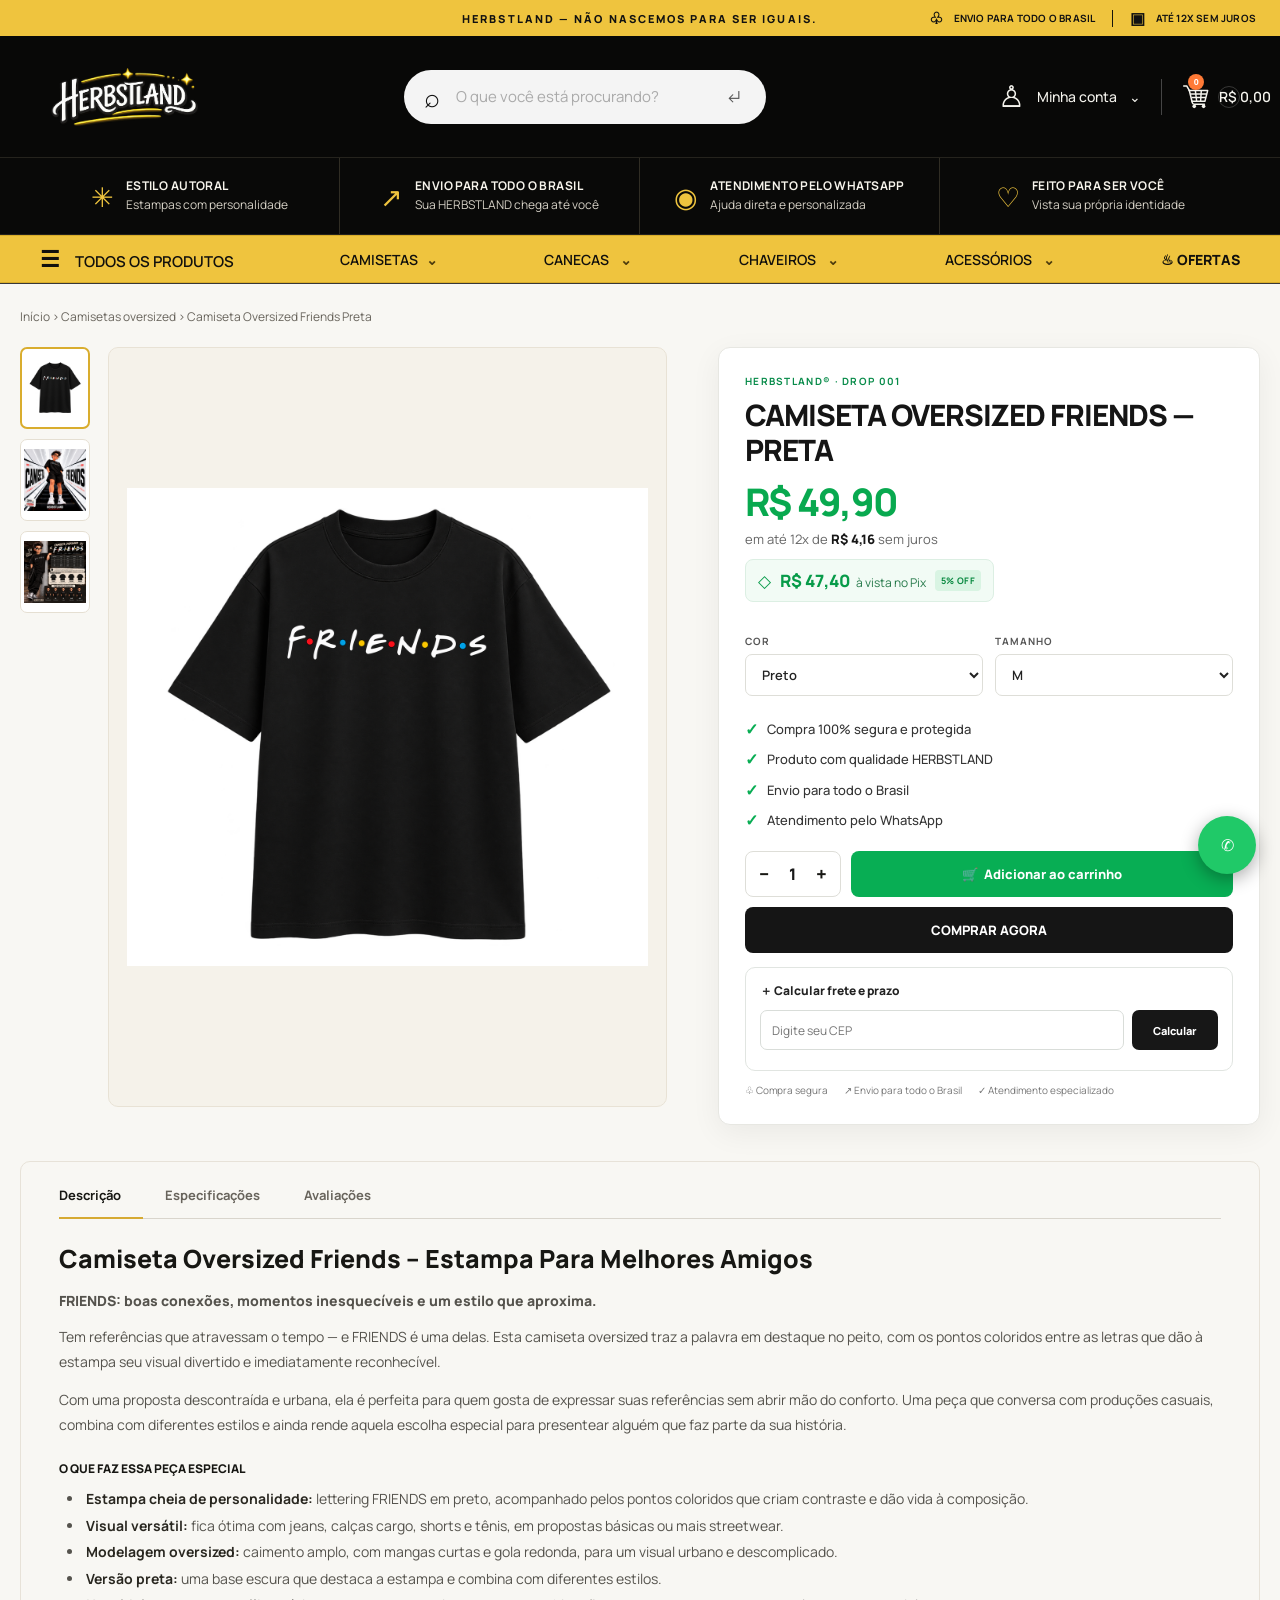
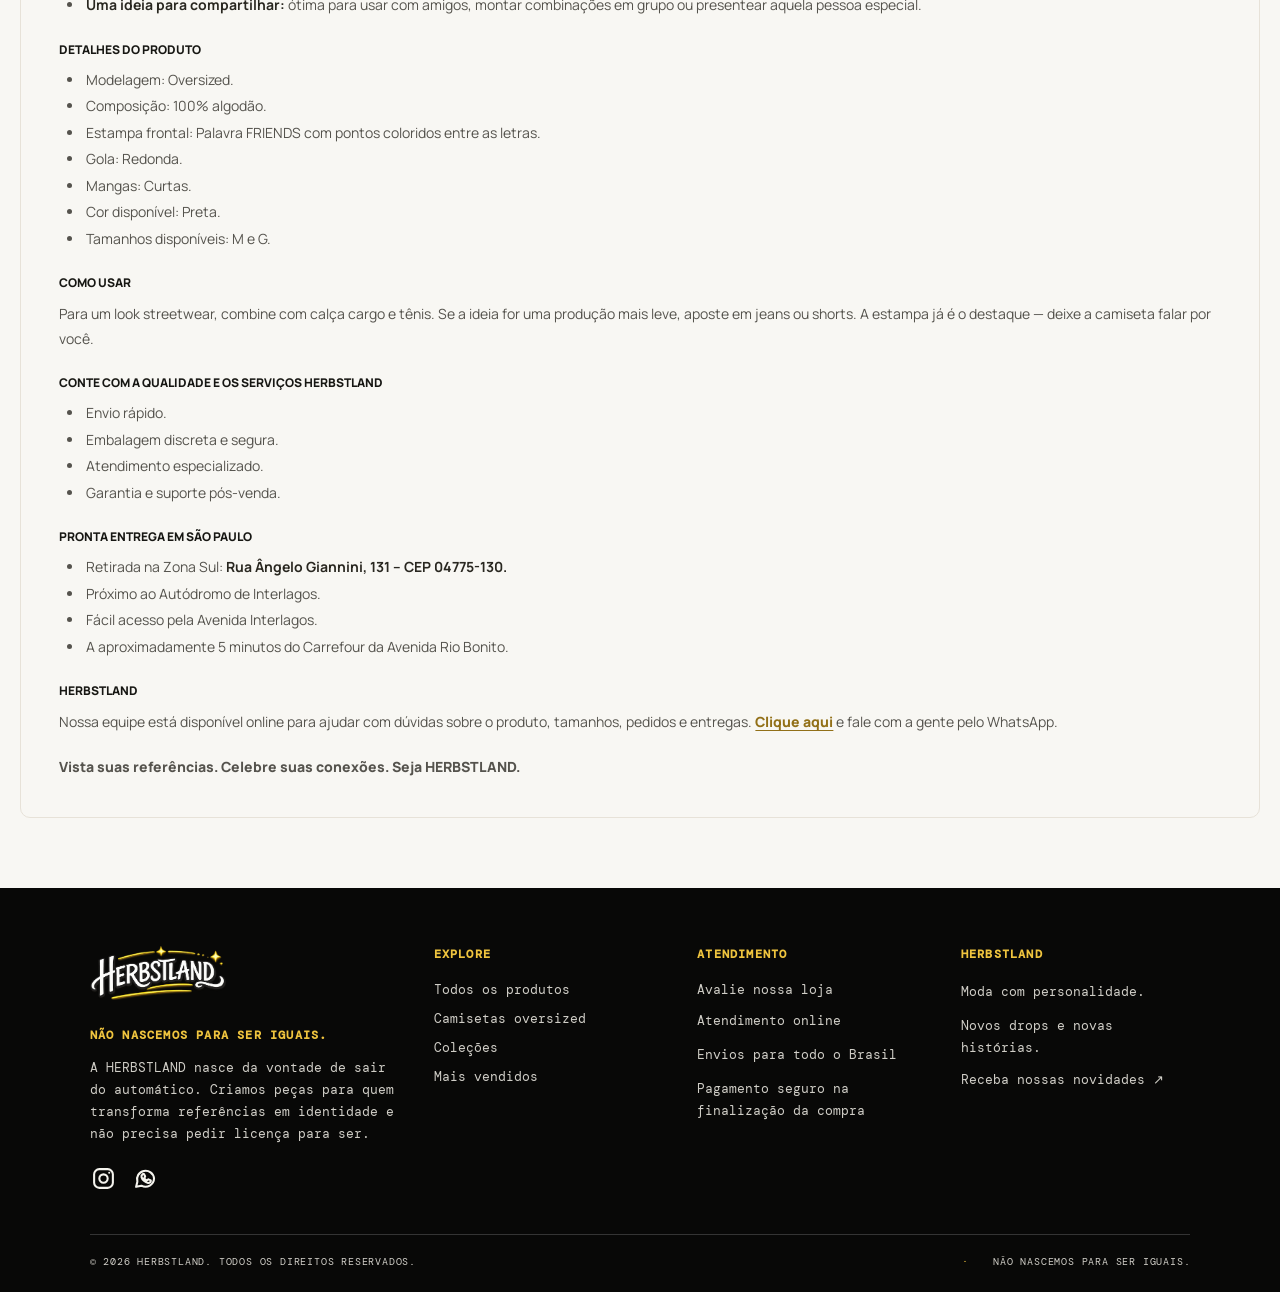
<file: camiseta-friends-preta.html>
<!doctype html><html lang="pt-BR"><head><meta charset="utf-8"><meta name="viewport" content="width=device-width, initial-scale=1"><meta name="description" content="CAMISETA OVERSIZED FRIENDS PRETA — HERBSTLAND"><title>CAMISETA OVERSIZED FRIENDS PRETA — HERBSTLAND</title><link rel="preconnect" href="https://fonts.googleapis.com"><link rel="preconnect" href="https://fonts.gstatic.com" crossorigin><link href="https://fonts.googleapis.com/css2?family=DM+Mono:wght@400;500&family=Manrope:wght@400;500;600;700;800&family=Oswald:wght@400;500;600;700&display=swap" rel="stylesheet"><link rel="stylesheet" href="herbstland-v11.css?v=126">  <link rel="stylesheet" href="cart-preview.css?v=131">
<link rel="stylesheet" href="site-search.css?v=143"><link rel="stylesheet" href="herbstland-global-v150.css?v=150">
<link rel="stylesheet" href="herbstland-global-v151.css?v=151">
<link rel="stylesheet" href="herbstland-global-v152.css?v=152">
<link rel="stylesheet" href="product-detail-v158.css?v=159">
<body>
<div class="announcement header-promo"><span class="promo-center">HERBSTLAND — NÃO NASCEMOS PARA SER IGUAIS.</span><span class="promo-right"><b>♧</b> ENVIO PARA TODO O BRASIL <i></i> <b>▣</b> ATÉ 12X SEM JUROS</span></div>
<header class="site-header header-v2">
    <div class="header-main-row">
      <a class="wordmark" href="index.html#top" aria-label="HERBSTLAND início"><img src="assets/herbstland-logo.png" alt="HERBSTLAND" /></a>
      <form class="header-search" id="site-search-form" action="index.html" role="search"><label class="sr-only" for="site-search">Pesquisar produtos</label><span aria-hidden="true">⌕</span><input id="site-search" type="search" placeholder="O que você está procurando?" autocomplete="off" /><button type="submit" aria-label="Pesquisar">↵</button><div class="search-feedback" id="search-feedback" role="region" aria-label="Resultados da pesquisa" hidden></div></form>
      <div class="header-actions header-v2-actions"><a class="account-link" href="account.html"><span class="header-icon">♙</span><span>Minha conta</span><span class="chevron">⌄</span></a><a class="cart-trigger" href="carrinho.html" aria-label="Abrir carrinho"><svg class="cart-svg" viewBox="0 0 48 48" role="img" aria-label="Carrinho de compras" xmlns="http://www.w3.org/2000/svg"><path d="M3 5h5l4.5 7.5 5.1 21.2a3.4 3.4 0 0 0 3.3 2.6h17.5" fill="none" stroke="currentColor" stroke-width="2.7" stroke-linecap="round" stroke-linejoin="round"/><path d="M12 13h32l-4.7 18.2H17.2M16 19h26M17.5 25h22M23 14l2 16M33 14l-1 16" fill="none" stroke="currentColor" stroke-width="2.5" stroke-linecap="round" stroke-linejoin="round"/><circle cx="21" cy="40" r="3.1" fill="currentColor"/><circle cx="37" cy="40" r="3.1" fill="currentColor"/></svg><span class="bag-count" id="cart-count">0</span><span class="cart-value" id="header-cart-value">R$ 0,00</span></a><button class="icon-button menu-toggle" aria-label="Abrir menu">☰</button></div>
    </div>
    <section class="home-benefits" aria-label="Vantagens HERBSTLAND">
      <div class="home-benefit"><span>✳</span><div><strong>ESTILO AUTORAL</strong><small>Estampas com personalidade</small></div></div>
      <div class="home-benefit"><span>↗</span><div><strong>ENVIO PARA TODO O BRASIL</strong><small>Sua HERBSTLAND chega até você</small></div></div>
      <div class="home-benefit"><span>◉</span><div><strong>ATENDIMENTO PELO WHATSAPP</strong><small>Ajuda direta e personalizada</small></div></div>
      <div class="home-benefit"><span>♡</span><div><strong>FEITO PARA SER VOCÊ</strong><small>Vista sua própria identidade</small></div></div>
    </section>
    <nav class="category-nav category-nav-v2" aria-label="Categorias de produtos">
      <a class="all-products" onclick="event.preventDefault();var m=document.getElementById('mobile-menu');if(m){m.classList.add('open');m.style.display='flex';m.setAttribute('aria-hidden','false');document.body.style.overflow='hidden';}" href="index.html#mais-vendidos"><span>☰</span> TODOS OS PRODUTOS</a><div class="nav-dropdown"><a href="index.html#mais-vendidos" >CAMISETAS <i>⌄</i></a><div class="nav-dropdown-menu"><a href="camisetas-oversized.html">CAMISETA OVERSIZED</a></div></div><a href="canecas.html">CANECAS <i>⌄</i></a><a href="index.html#mais-vendidos">CHAVEIROS <i>⌄</i></a><a href="index.html#mais-vendidos">ACESSÓRIOS <i>⌄</i></a><a class="offers-link" href="index.html#mais-vendidos">♨ OFERTAS</a>
    </nav>
  </header><main class="product-detail-page"><p class="breadcrumb"><a href="index.html">Início</a> › <a href="camisetas-oversized.html">Camisetas oversized</a> › Camiseta Oversized Friends Preta</p><div class="product-detail-layout"><aside class="category-sidebar"><h3>TODAS AS CATEGORIAS</h3><a href="camisetas-oversized.html" class="active">Camisetas oversized <small>(4)</small></a><a href="index.html#colecoes">Coleções</a><a href="index.html#loja">Canecas <small>(em breve)</small></a><a href="index.html#loja">Chaveiros <small>(em breve)</small></a><a href="index.html#loja">Acessórios <small>(em breve)</small></a><a href="index.html#loja">Ofertas</a></aside><section class="product-detail-gallery"><div class="product-thumbs"><button type="button" class="active" data-src="assets/friends-oversized-preta.png"><img src="assets/friends-oversized-preta.png" alt="Miniatura 1"></button><button type="button" class="" data-src="assets/friends-modelo.png"><img src="assets/friends-modelo.png" alt="Miniatura 3"></button><button type="button" class="" data-src="assets/friends-guia-tamanhos.png"><img src="assets/friends-guia-tamanhos.png" alt="Miniatura 4"></button></div><div class="product-main-image"><img id="main-product-image" src="assets/friends-oversized-preta.png" alt="CAMISETA OVERSIZED FRIENDS PRETA"></div></section><section class="product-buy-box product-buy-box-v158">
      <span class="brand-label">HERBSTLAND® · DROP 001</span>
      <h1>CAMISETA OVERSIZED FRIENDS — PRETA</h1>
      <div class="product-price-v158">R$ 49,90</div>
      <p class="installments-v158">em até 12x de <strong>R$ 4,16</strong> sem juros</p>
      <div class="pix-price-v158"><span>◇</span><div><strong>R$ 47,40</strong> <small>à vista no Pix</small></div><b>5% OFF</b></div>
      <div class="product-options-v158"><label for="product-color">COR<select id="product-color"><option selected>Preto</option></select></label><label for="product-size">TAMANHO<select id="product-size"><option>M</option><option>G</option></select></label></div>
      <ul class="product-assurances-v158"><li>Compra 100% segura e protegida</li><li>Produto com qualidade HERBSTLAND</li><li>Envio para todo o Brasil</li><li>Atendimento pelo WhatsApp</li></ul>
      <div class="purchase-row purchase-row-v158"><div class="quantity-control" aria-label="Quantidade"><button type="button" class="qty-minus" aria-label="Diminuir quantidade">−</button><output class="qty-value">1</output><button type="button" class="qty-plus" aria-label="Aumentar quantidade">+</button></div><button type="button" class="add-cart-button" id="add-product-cart">🛒&nbsp; Adicionar ao carrinho</button></div>
      <a class="buy-button buy-button-v158" id="buy-product" href="https://wa.me/5511941466298" target="_blank" rel="noopener">COMPRAR AGORA</a>
      <div class="freight-box freight-box-v158"><h3>＋ Calcular frete e prazo</h3><form class="freight-form"><input type="text" inputmode="numeric" maxlength="9" placeholder="Digite seu CEP" aria-label="Digite seu CEP" required><button type="submit">Calcular</button></form><p class="freight-feedback" aria-live="polite"></p></div>
      <div class="trust-list trust-list-v158"><span>♧ Compra segura</span><span>↗ Envio para todo o Brasil</span><span>✓ Atendimento especializado</span></div>
    </section></div><section class="product-info-tabs friends-description" aria-label="Informações do produto">
<div class="friends-tabs" role="tablist" aria-label="Informações da camiseta">
<button class="friends-tab active" id="friends-tab-desc" type="button" role="tab" aria-selected="true" aria-controls="friends-panel-desc">Descrição</button>
<button class="friends-tab" id="friends-tab-spec" type="button" role="tab" aria-selected="false" aria-controls="friends-panel-spec">Especificações</button>
<button class="friends-tab" id="friends-tab-reviews" type="button" role="tab" aria-selected="false" aria-controls="friends-panel-reviews">Avaliações</button>
</div>
<div class="friends-tab-panel active" id="friends-panel-desc" role="tabpanel" aria-labelledby="friends-tab-desc">
<h2>Camiseta Oversized Friends – Estampa Para Melhores Amigos</h2>
<p class="friends-lead">FRIENDS: boas conexões, momentos inesquecíveis e um estilo que aproxima.</p>
<p>Tem referências que atravessam o tempo — e FRIENDS é uma delas. Esta camiseta oversized traz a palavra em destaque no peito, com os pontos coloridos entre as letras que dão à estampa seu visual divertido e imediatamente reconhecível.</p>
<p>Com uma proposta descontraída e urbana, ela é perfeita para quem gosta de expressar suas referências sem abrir mão do conforto. Uma peça que conversa com produções casuais, combina com diferentes estilos e ainda rende aquela escolha especial para presentear alguém que faz parte da sua história.</p>
<h3>O QUE FAZ ESSA PEÇA ESPECIAL</h3>
<ul>
<li><strong>Estampa cheia de personalidade:</strong> lettering FRIENDS em preto, acompanhado pelos pontos coloridos que criam contraste e dão vida à composição.</li>
<li><strong>Visual versátil:</strong> fica ótima com jeans, calças cargo, shorts e tênis, em propostas básicas ou mais streetwear.</li>
<li><strong>Modelagem oversized:</strong> caimento amplo, com mangas curtas e gola redonda, para um visual urbano e descomplicado.</li>
<li><strong>Versão preta:</strong> uma base escura que destaca a estampa e combina com diferentes estilos.</li>
<li><strong>Uma ideia para compartilhar:</strong> ótima para usar com amigos, montar combinações em grupo ou presentear aquela pessoa especial.</li>
</ul>
<h3>DETALHES DO PRODUTO</h3>
<ul>
<li>Modelagem: Oversized.</li>
<li>Composição: 100% algodão.</li>
<li>Estampa frontal: Palavra FRIENDS com pontos coloridos entre as letras.</li>
<li>Gola: Redonda.</li>
<li>Mangas: Curtas.</li>
<li>Cor disponível: Preta.</li>
<li>Tamanhos disponíveis: M e G.</li>
</ul>
<h3>COMO USAR</h3>
<p>Para um look streetwear, combine com calça cargo e tênis. Se a ideia for uma produção mais leve, aposte em jeans ou shorts. A estampa já é o destaque — deixe a camiseta falar por você.</p>
<h3>CONTE COM A QUALIDADE E OS SERVIÇOS HERBSTLAND</h3>
<ul>
<li>Envio rápido.</li>
<li>Embalagem discreta e segura.</li>
<li>Atendimento especializado.</li>
<li>Garantia e suporte pós-venda.</li>
</ul>
<h3>PRONTA ENTREGA EM SÃO PAULO</h3>
<ul>
<li>Retirada na Zona Sul: <strong>Rua Ângelo Giannini, 131 – CEP 04775-130.</strong></li>
<li>Próximo ao Autódromo de Interlagos.</li>
<li>Fácil acesso pela Avenida Interlagos.</li>
<li>A aproximadamente 5 minutos do Carrefour da Avenida Rio Bonito.</li>
</ul>
<h3>HERBSTLAND</h3>
<p>Nossa equipe está disponível online para ajudar com dúvidas sobre o produto, tamanhos, pedidos e entregas. <a class="friends-whatsapp-link" href="https://api.whatsapp.com/send/?phone=5511941466298&amp;text&amp;type=phone_number&amp;app_absent=0" target="_blank" rel="noopener">Clique aqui</a> e fale com a gente pelo WhatsApp.</p>
<p class="friends-closing">Vista suas referências. Celebre suas conexões. Seja HERBSTLAND.</p>
</div>
<div class="friends-tab-panel" id="friends-panel-spec" role="tabpanel" aria-labelledby="friends-tab-spec" hidden>
<h2>Especificações da camiseta</h2>
<div class="friends-spec-list">
<div><strong>Produto</strong><span>Camiseta Oversized Friends Preta</span></div>
<div><strong>Modelagem</strong><span>Oversized</span></div>
<div><strong>Composição</strong><span>100% algodão</span></div>
<div><strong>Estampa</strong><span>Frontal, com palavra FRIENDS e pontos coloridos</span></div>
<div><strong>Gola</strong><span>Redonda</span></div>
<div><strong>Manga</strong><span>Curta</span></div>
<div><strong>Cores</strong><span>Preta</span></div>
<div><strong>Tamanhos</strong><span>M e G</span></div>
</div>
</div>
<div class="friends-tab-panel" id="friends-panel-reviews" role="tabpanel" aria-labelledby="friends-tab-reviews" hidden>
<h2>Avaliações de clientes</h2>
<p>Confira as opiniões de quem já conhece a HERBSTLAND e compartilhe sua experiência na <a href="index.html#avaliacoes">página de avaliações da loja</a>.</p>
</div>
</section>
<style>
/* Descrição do produto Friends — alinhamento editorial inspirado na referência enviada */
.friends-description{ text-align:left!important; color:#171713; }
.friends-tabs{display:flex;align-items:center;gap:0;border-bottom:1px solid #dedbd2;margin:0 0 24px;}
.friends-tab{appearance:none;border:0;border-bottom:2px solid transparent;background:transparent;color:#68645b;padding:0 22px 13px;font:700 13px var(--body);cursor:pointer;margin:0 0 -1px;}
.friends-tab:first-child{padding-left:0;}
.friends-tab.active{color:#171713;border-bottom-color:#d6aa32;}
.friends-tab-panel{max-width:100%;text-align:left;}
.friends-tab-panel[hidden]{display:none!important;}
.friends-tab-panel h2{font:800 clamp(20px,2vw,25px)/1.3 var(--body);color:#171713;margin:0 0 13px;text-align:left;}
.friends-tab-panel h3{font:800 12px/1.5 var(--body);color:#171713;margin:23px 0 9px;text-align:left;}
.friends-tab-panel p,.friends-tab-panel li{font:400 14px/1.75 var(--body);color:#45433e;text-align:left;}
.friends-tab-panel p{margin:10px 0 14px;}
.friends-tab-panel ul{padding-left:25px;margin:8px 0 16px;}
.friends-tab-panel li{padding-left:2px;margin:2px 0;}
.friends-tab-panel .friends-lead{font-weight:800;color:#25231e;margin:0 0 12px;}
.friends-tab-panel .friends-closing{font-weight:800;color:#25231e;margin-top:20px;}
.friends-spec-list{display:grid;grid-template-columns:repeat(2,minmax(0,1fr));gap:0 28px;max-width:900px;}
.friends-spec-list div{display:flex;justify-content:space-between;gap:18px;padding:13px 0;border-bottom:1px solid #e4e0d7;font:13px/1.5 var(--body);}
.friends-spec-list strong{color:#24221d;}.friends-spec-list span{color:#5a574f;text-align:right;}
.friends-tab-panel a{color:#947116;text-decoration:underline;text-underline-offset:3px;font-weight:700;}
@media(max-width:600px){.friends-tabs{gap:0;margin-bottom:20px}.friends-tab{font-size:12px;padding:0 13px 11px}.friends-tab:first-child{padding-left:0}.friends-tab-panel p,.friends-tab-panel li{font-size:13px;line-height:1.7}.friends-spec-list{grid-template-columns:1fr}.friends-spec-list div{font-size:12px}}

.friends-tab-panel .friends-whatsapp-link{color:#927018;font-weight:800;text-decoration:underline;text-underline-offset:3px;}
.friends-tab-panel .friends-whatsapp-link:hover{color:#171713;}
</style>
<script>
(()=>{const root=document.querySelector('.friends-description');if(!root)return;const tabs=[...root.querySelectorAll('.friends-tab')];const panels=[...root.querySelectorAll('.friends-tab-panel')];tabs.forEach((tab,index)=>tab.addEventListener('click',()=>{tabs.forEach((item,i)=>{const active=i===index;item.classList.toggle('active',active);item.setAttribute('aria-selected',String(active));});panels.forEach((panel,i)=>{panel.hidden=i!==index;panel.classList.toggle('active',i===index);});}));})();
</script></main>  <footer class="footer footer-expanded" id="informacoes">
    <div class="footer-main"><div class="footer-about"><a class="wordmark" href="index.html#top"><img src="assets/herbstland-logo.png" alt="HERBSTLAND" /></a><p>NÃO NASCEMOS PARA SER IGUAIS.</p><span>A HERBSTLAND nasce da vontade de sair do automático. Criamos peças para quem transforma referências em identidade e não precisa pedir licença para ser.</span><div class="footer-social-icons" aria-label="Redes sociais"><a href="https://www.instagram.com/herbstland_personalizados/" target="_blank" rel="noopener noreferrer" aria-label="Instagram HERBSTLAND" title="Instagram"><svg viewBox="0 0 24 24" aria-hidden="true"><rect x="3" y="3" width="18" height="18" rx="5"/><circle cx="12" cy="12" r="4"/><circle class="icon-dot" cx="17.5" cy="6.5" r="1"/></svg></a><a href="https://wa.me/5511941466298" target="_blank" rel="noopener noreferrer" aria-label="WhatsApp HERBSTLAND" title="WhatsApp"><svg viewBox="0 0 24 24" aria-hidden="true"><path d="M20.2 11.8a8.2 8.2 0 0 1-12.1 7.1L3 20l1.2-4.9a8.2 8.2 0 1 1 16-3.3Z"/><path d="M9 8.2c.2-.5.5-.5.8-.5h.5c.2 0 .4.1.5.4l.8 1.8c.1.2.1.4-.1.6l-.6.7c-.2.2-.2.4 0 .6.5.9 1.2 1.6 2.1 2.1.2.1.4.1.6-.1l.8-.9c.2-.2.4-.2.6-.1l1.7.8c.3.1.4.3.4.5 0 .4-.2 1.2-.7 1.6-.5.5-1.2.7-2 .6-1.1-.2-2.5-.8-3.9-2.1-1.2-1.1-2-2.4-2.3-3.5-.3-1 .1-1.9.8-2.5Z"/></svg></a></div></div>
      <div class="footer-column"><h3>EXPLORE</h3><a href="index.html#mais-vendidos">Todos os produtos</a><a href="camisetas-oversized.html">Camisetas oversized</a><a href="camisetas-oversized.html">Coleções</a><a href="index.html#mais-vendidos">Mais vendidos</a></div>
      <div class="footer-column"><h3>ATENDIMENTO</h3><a href="index.html#avaliacoes">Avalie nossa loja</a><span>Atendimento online</span><span>Envios para todo o Brasil</span><span>Pagamento seguro na finalização da compra</span></div>
      <div class="footer-column"><h3>HERBSTLAND</h3><span>Moda com personalidade.</span><span>Novos drops e novas histórias.</span><a href="index.html#newsletter-form">Receba nossas novidades ↗</a></div></div>
    <div class="footer-bottom"><span>© 2026 HERBSTLAND. TODOS OS DIREITOS RESERVADOS.</span><span>NÃO NASCEMOS PARA SER IGUAIS.</span></div>
  </footer><a class="whatsapp-float" href="https://wa.me/5511941466298" target="_blank" rel="noopener" aria-label="Fale com a HERBSTLAND pelo WhatsApp">✆</a><script>try{const savedHeaderCart=JSON.parse(localStorage.getItem('herbstland-cart')||'[]');const n=savedHeaderCart.reduce((a,p)=>a+(Number(p.quantity)||1),0);const c=document.getElementById('cart-count');if(c)c.textContent=n;const v=document.getElementById('header-cart-value');if(v){const t=savedHeaderCart.reduce((a,p)=>a+(typeof p.price==='number'?p.price:(Number(String(p.price||'0').replace(/[^0-9,.-]/g,'').replace(/\./g,'').replace(',','.'))||0))*(Number(p.quantity)||1),0);v.textContent=t.toLocaleString('pt-BR',{style:'currency',currency:'BRL'});}}catch(e){};const productColor=document.getElementById('product-color');const mainProductImage=document.getElementById('main-product-image');const colorImages={'Preto':'assets/friends-oversized-preta.png'};function showProductColor(color){const image=colorImages[color];if(!image)return;mainProductImage.src=image;mainProductImage.alt='CAMISETA OVERSIZED FRIENDS - '+color;document.querySelectorAll('.product-thumbs button').forEach(button=>button.classList.toggle('active',button.dataset.src===image));}productColor.addEventListener('change',()=>showProductColor(productColor.value));document.querySelectorAll('.product-thumbs button').forEach(b=>b.addEventListener('click',()=>{mainProductImage.src=b.dataset.src;document.querySelectorAll('.product-thumbs button').forEach(x=>x.classList.toggle('active',x===b));const matchingColor=Object.keys(colorImages).find(color=>colorImages[color]===b.dataset.src);if(matchingColor)productColor.value=matchingColor;}));let productQty=1;const qtyOut=document.querySelector('.qty-value');document.querySelector('.qty-minus').addEventListener('click',()=>{productQty=Math.max(1,productQty-1);qtyOut.textContent=productQty});document.querySelector('.qty-plus').addEventListener('click',()=>{productQty=Math.min(99,productQty+1);qtyOut.textContent=productQty});document.getElementById('add-product-cart').addEventListener('click',()=>{const item={name:document.querySelector('.product-buy-box h1').textContent,price:document.querySelector('.product-price-v158').textContent,color:document.getElementById('product-color').value,size:document.getElementById('product-size').value,quantity:productQty,image:colorImages[document.getElementById('product-color').value]||mainProductImage.src};let saved=JSON.parse(localStorage.getItem('herbstland-cart')||'[]');saved.push(item);localStorage.setItem('herbstland-cart',JSON.stringify(saved));const countEl=document.getElementById('cart-count');if(countEl)countEl.textContent=saved.reduce((n,x)=>n+(Number(x.quantity)||1),0);const btn=document.getElementById('add-product-cart');btn.textContent='✓ Adicionado ao carrinho';setTimeout(()=>btn.innerHTML='🛒&nbsp; Adicionar ao carrinho',1800)});document.getElementById('buy-product').addEventListener('click',e=>{const color=document.getElementById('product-color').value,size=document.getElementById('product-size').value; e.currentTarget.href='https://wa.me/5511941466298?text='+encodeURIComponent('Olá! Quero comprar '+productQty+' unidade(s) de '+document.querySelector('.product-buy-box h1').textContent+', cor '+color+', tamanho '+size+'.');});document.querySelector('.freight-form').addEventListener('submit',e=>{e.preventDefault();const cep=e.currentTarget.querySelector('input').value.replace(/\D/g,'');const out=document.querySelector('.freight-feedback');if(cep.length!==8){out.textContent='Digite um CEP válido com 8 números.';return;}out.textContent='Vamos consultar o valor e o prazo para seu CEP pelo WhatsApp.';const msg='Olá! Gostaria de consultar o frete e o prazo de entrega para o CEP '+cep+' do produto '+document.querySelector('.product-buy-box h1').textContent+'.';window.open('https://wa.me/5511941466298?text='+encodeURIComponent(msg),'_blank','noopener');});</script><div class="mobile-menu" id="mobile-menu" aria-hidden="true"><button class="mobile-menu-close" type="button" onclick="var m=document.getElementById('mobile-menu');if(m){m.classList.remove('open');m.setAttribute('aria-hidden','true');document.body.style.overflow='';}" aria-label="Fechar menu">×</button><p class="mobile-menu-title">TODAS AS CATEGORIAS</p><a href="index.html#loja">TODOS OS PRODUTOS ↗</a><a href="camisetas-oversized.html">CAMISETAS OVERSIZED ↗</a><a href="index.html#colecoes">COLEÇÕES ↗</a><a href="canecas.html">CANECAS ↗</a><a href="index.html#loja">CHAVEIROS <small>(EM BREVE)</small> ↗</a><a href="index.html#loja">ACESSÓRIOS <small>(EM BREVE)</small> ↗</a><a href="index.html#loja">OFERTAS ↗</a></div><style>
@media(max-width:760px){
 .category-nav-v2{display:flex!important;height:44px!important;min-height:44px!important;justify-content:flex-start!important;overflow:hidden!important;padding:0 5vw!important;border-top:1px solid rgba(255,255,255,.18)!important}
 .category-nav-v2>a:not(.all-products),.category-nav-v2>.nav-dropdown{display:none!important}
 .category-nav-v2 .all-products{display:flex!important;align-items:center!important;gap:10px!important;width:100%!important;height:44px!important;font:700 13px var(--body)!important;color:#f5f3ed!important;white-space:nowrap!important}
 .category-nav-v2 .all-products span{font-size:21px!important}
 .header-v2-actions .menu-toggle{display:none!important}
}
.mobile-menu{position:fixed!important;inset:0!important;z-index:1000!important;background:#090909!important;color:#f5f3ed!important;display:flex!important;flex-direction:column!important;justify-content:center!important;gap:clamp(12px,2.2vh,20px)!important;padding:76px 9vw 42px!important;overflow-y:auto!important;transform:translateY(-110%)!important;visibility:hidden!important;opacity:0!important;pointer-events:none!important;transition:transform .35s ease,opacity .25s ease!important}
.mobile-menu.open{transform:translateY(0)!important;visibility:visible!important;opacity:1!important;pointer-events:auto!important}
@media(max-width:760px){.category-nav-v2 .all-products{display:flex!important;visibility:visible!important;opacity:1!important;pointer-events:auto!important;cursor:pointer!important}.mobile-menu.open{display:flex!important;z-index:99999!important;position:fixed!important;inset:0!important}}
.mobile-menu .mobile-menu-title{margin:0 0 8px!important;color:#d6aa32!important;font:700 11px var(--mono)!important;letter-spacing:.18em!important}
.mobile-menu a{font:700 clamp(23px,6vw,38px)/1.05 var(--display)!important;color:#f5f3ed!important}
.mobile-menu a small{font:9px var(--mono)!important;color:#d6aa32!important}
.mobile-menu-close{position:absolute!important;right:6vw!important;top:22px!important;border:0!important;background:none!important;color:#f5f3ed!important;font-size:34px!important}
</style><script>
(()=>{const menu=document.getElementById('mobile-menu');if(!menu)return;const open=()=>{menu.classList.add('open');menu.setAttribute('aria-hidden','false');document.body.style.overflow='hidden'};const close=()=>{menu.classList.remove('open');menu.setAttribute('aria-hidden','true');document.body.style.overflow=''};document.querySelectorAll('.all-products,.menu-toggle').forEach(el=>el.addEventListener('click',e=>{if(window.matchMedia('(max-width:760px)').matches){e.preventDefault();open()}}));const x=menu.querySelector('.mobile-menu-close');if(x)x.addEventListener('click',close);menu.querySelectorAll('a').forEach(a=>a.addEventListener('click',close));document.addEventListener('keydown',e=>{if(e.key==='Escape')close()});})();
</script><style>
/* V40 — menu de categorias também disponível no DESKTOP */
@media (min-width: 761px){
  .mobile-menu.open{
    display:flex!important; visibility:visible!important; opacity:1!important; pointer-events:auto!important;
    position:fixed!important; inset: auto auto auto 3.1vw!important;
    top:230px!important; width:min(370px, calc(100vw - 48px))!important; height:auto!important; max-height:calc(100vh - 250px)!important;
    overflow-y:auto!important; transform:translateY(0)!important; z-index:999999!important;
    background:#0b0b0a!important; color:#f5f3ed!important; border:1px solid rgba(214,170,50,.55)!important;
    box-shadow:0 18px 45px rgba(0,0,0,.45), 0 0 0 100vmax rgba(0,0,0,.42)!important;
    padding:30px 30px 28px!important; gap:17px!important; justify-content:flex-start!important;
  }
  .mobile-menu.open .mobile-menu-title{font-size:11px!important;color:#d6aa32!important;margin:0 0 8px!important}
  .mobile-menu.open a{font:600 17px/1.25 var(--body)!important;letter-spacing:.04em!important;color:#f5f3ed!important;padding:3px 0!important}
  .mobile-menu.open a:hover{color:#d6aa32!important}
  .mobile-menu.open .mobile-menu-close{top:17px!important;right:20px!important;font-size:27px!important;color:#f5f3ed!important}
  .category-nav-v2 .all-products{cursor:pointer!important}
}
</style><script>
(()=>{const panel=document.getElementById("mobile-menu");if(!panel)return;const trigger=document.querySelector(".category-nav-v2 .all-products");const close=()=>{panel.classList.remove("open");panel.setAttribute("aria-hidden","true");document.body.style.overflow=""};if(trigger){trigger.addEventListener("click",e=>{e.preventDefault();panel.classList.add("open");panel.setAttribute("aria-hidden","false");document.body.style.overflow="hidden"})}panel.addEventListener("click",e=>{if(e.target===panel)close()});document.addEventListener("keydown",e=>{if(e.key==="Escape")close()});panel.querySelectorAll("a").forEach(a=>a.addEventListener("click",close));})();
</script><script src="cart-preview.js?v=131"></script>
<script src="site-search.js?v=143"></script></body></html>
</file>
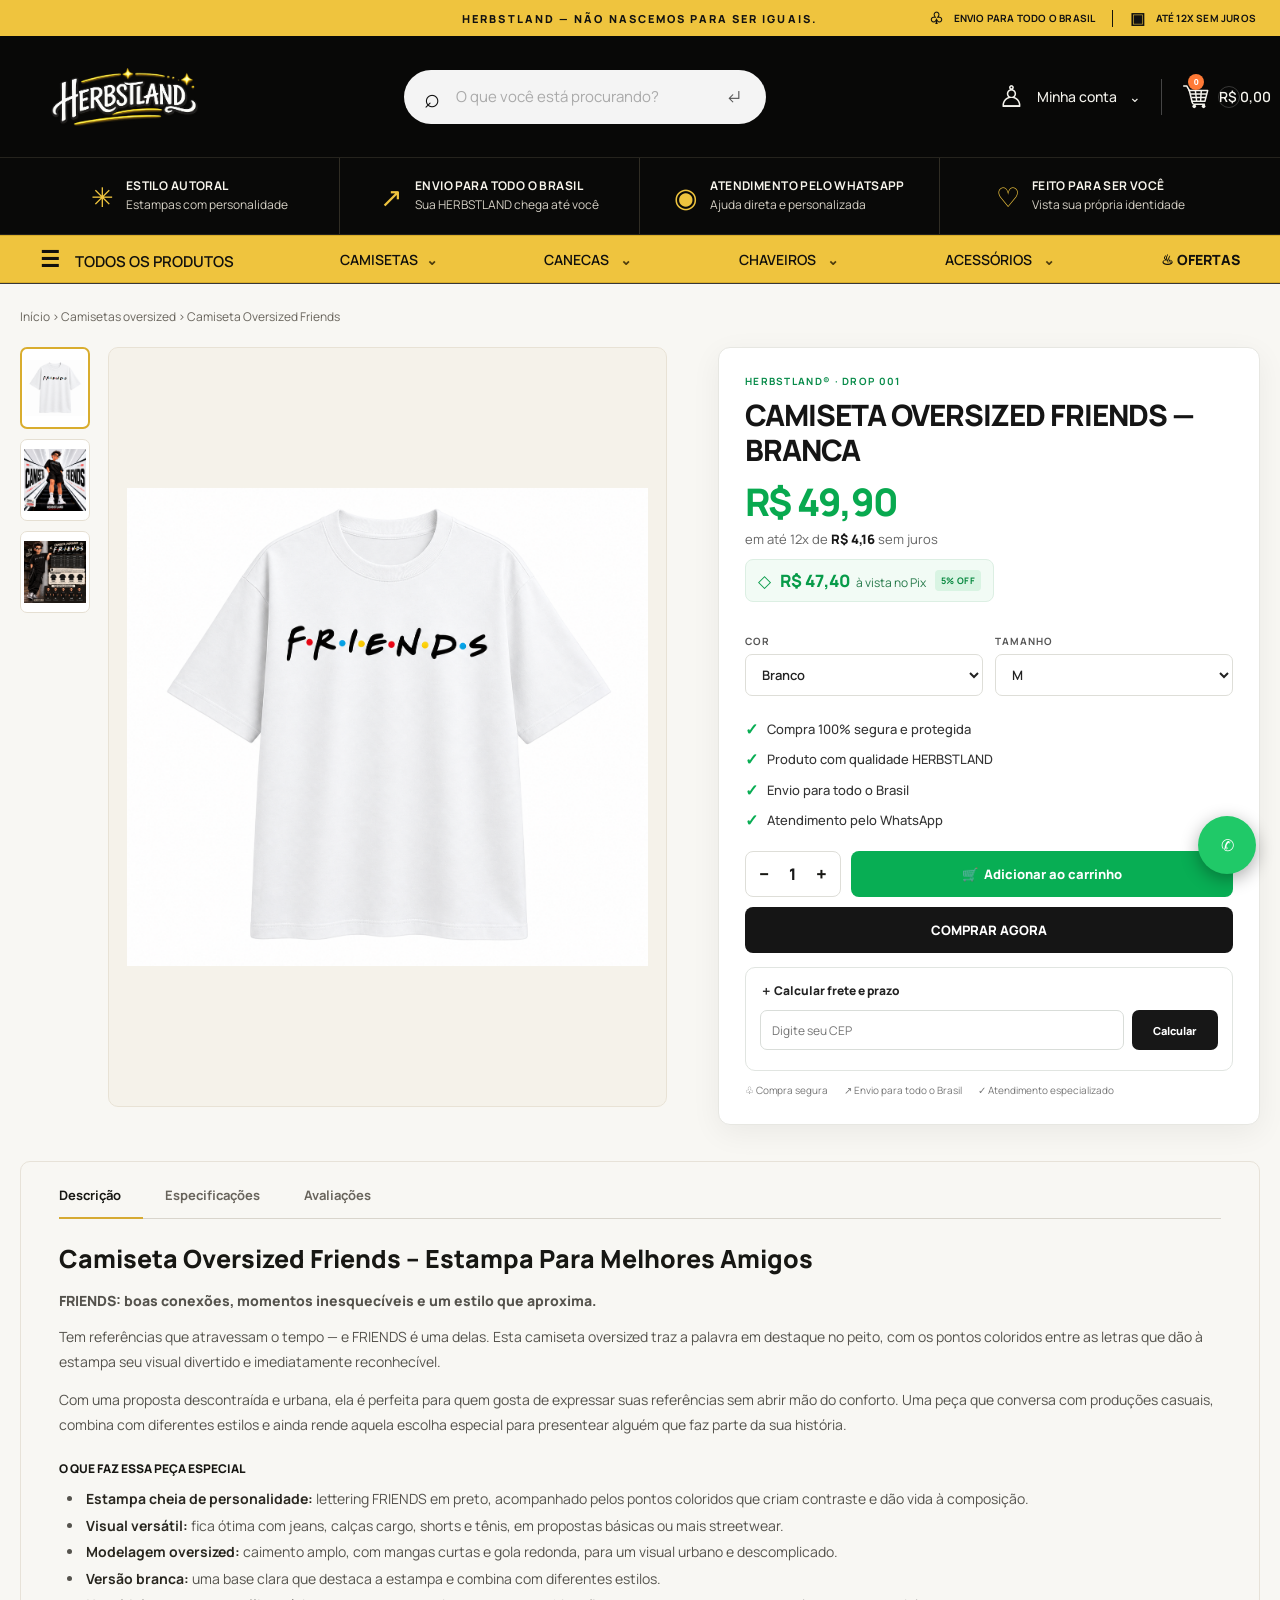
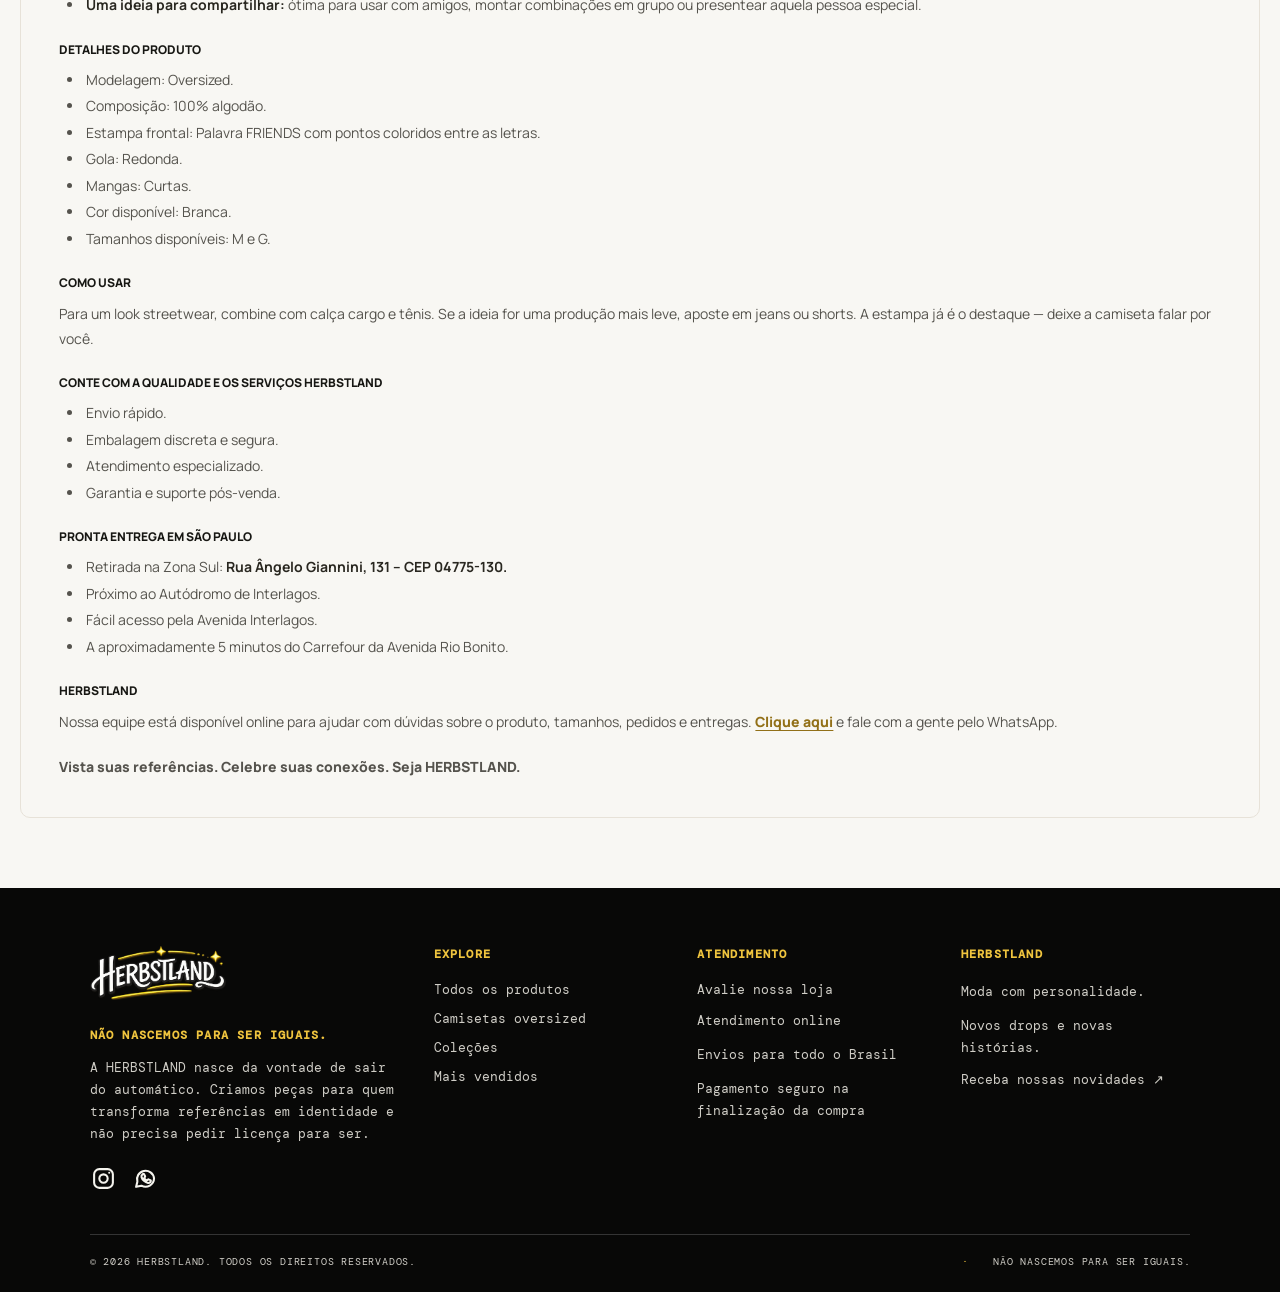
<file: camiseta-friends.html>
<!doctype html><html lang="pt-BR"><head><meta charset="utf-8"><meta name="viewport" content="width=device-width, initial-scale=1"><meta name="description" content="CAMISETA OVERSIZED FRIENDS — HERBSTLAND"><title>CAMISETA OVERSIZED FRIENDS — HERBSTLAND</title><link rel="preconnect" href="https://fonts.googleapis.com"><link rel="preconnect" href="https://fonts.gstatic.com" crossorigin><link href="https://fonts.googleapis.com/css2?family=DM+Mono:wght@400;500&family=Manrope:wght@400;500;600;700;800&family=Oswald:wght@400;500;600;700&display=swap" rel="stylesheet"><link rel="stylesheet" href="herbstland-v11.css?v=126">  <link rel="stylesheet" href="cart-preview.css?v=131">
<link rel="stylesheet" href="site-search.css?v=143"><link rel="stylesheet" href="herbstland-global-v150.css?v=150">
<link rel="stylesheet" href="herbstland-global-v151.css?v=151">
<link rel="stylesheet" href="herbstland-global-v152.css?v=152">
<link rel="stylesheet" href="product-detail-v158.css?v=159">
<body>
<div class="announcement header-promo"><span class="promo-center">HERBSTLAND — NÃO NASCEMOS PARA SER IGUAIS.</span><span class="promo-right"><b>♧</b> ENVIO PARA TODO O BRASIL <i></i> <b>▣</b> ATÉ 12X SEM JUROS</span></div>
<header class="site-header header-v2">
    <div class="header-main-row">
      <a class="wordmark" href="index.html#top" aria-label="HERBSTLAND início"><img src="assets/herbstland-logo.png" alt="HERBSTLAND" /></a>
      <form class="header-search" id="site-search-form" action="index.html" role="search"><label class="sr-only" for="site-search">Pesquisar produtos</label><span aria-hidden="true">⌕</span><input id="site-search" type="search" placeholder="O que você está procurando?" autocomplete="off" /><button type="submit" aria-label="Pesquisar">↵</button><div class="search-feedback" id="search-feedback" role="region" aria-label="Resultados da pesquisa" hidden></div></form>
      <div class="header-actions header-v2-actions"><a class="account-link" href="account.html"><span class="header-icon">♙</span><span>Minha conta</span><span class="chevron">⌄</span></a><a class="cart-trigger" href="carrinho.html" aria-label="Abrir carrinho"><svg class="cart-svg" viewBox="0 0 48 48" role="img" aria-label="Carrinho de compras" xmlns="http://www.w3.org/2000/svg"><path d="M3 5h5l4.5 7.5 5.1 21.2a3.4 3.4 0 0 0 3.3 2.6h17.5" fill="none" stroke="currentColor" stroke-width="2.7" stroke-linecap="round" stroke-linejoin="round"/><path d="M12 13h32l-4.7 18.2H17.2M16 19h26M17.5 25h22M23 14l2 16M33 14l-1 16" fill="none" stroke="currentColor" stroke-width="2.5" stroke-linecap="round" stroke-linejoin="round"/><circle cx="21" cy="40" r="3.1" fill="currentColor"/><circle cx="37" cy="40" r="3.1" fill="currentColor"/></svg><span class="bag-count" id="cart-count">0</span><span class="cart-value" id="header-cart-value">R$ 0,00</span></a><button class="icon-button menu-toggle" aria-label="Abrir menu">☰</button></div>
    </div>
    <section class="home-benefits" aria-label="Vantagens HERBSTLAND">
      <div class="home-benefit"><span>✳</span><div><strong>ESTILO AUTORAL</strong><small>Estampas com personalidade</small></div></div>
      <div class="home-benefit"><span>↗</span><div><strong>ENVIO PARA TODO O BRASIL</strong><small>Sua HERBSTLAND chega até você</small></div></div>
      <div class="home-benefit"><span>◉</span><div><strong>ATENDIMENTO PELO WHATSAPP</strong><small>Ajuda direta e personalizada</small></div></div>
      <div class="home-benefit"><span>♡</span><div><strong>FEITO PARA SER VOCÊ</strong><small>Vista sua própria identidade</small></div></div>
    </section>
    <nav class="category-nav category-nav-v2" aria-label="Categorias de produtos">
      <a class="all-products" onclick="event.preventDefault();var m=document.getElementById('mobile-menu');if(m){m.classList.add('open');m.style.display='flex';m.setAttribute('aria-hidden','false');document.body.style.overflow='hidden';}" href="index.html#mais-vendidos"><span>☰</span> TODOS OS PRODUTOS</a><div class="nav-dropdown"><a href="index.html#mais-vendidos" >CAMISETAS <i>⌄</i></a><div class="nav-dropdown-menu"><a href="camisetas-oversized.html">CAMISETA OVERSIZED</a></div></div><a href="canecas.html">CANECAS <i>⌄</i></a><a href="index.html#mais-vendidos">CHAVEIROS <i>⌄</i></a><a href="index.html#mais-vendidos">ACESSÓRIOS <i>⌄</i></a><a class="offers-link" href="index.html#mais-vendidos">♨ OFERTAS</a>
    </nav>
  </header><main class="product-detail-page"><p class="breadcrumb"><a href="index.html">Início</a> › <a href="camisetas-oversized.html">Camisetas oversized</a> › Camiseta Oversized Friends</p><div class="product-detail-layout"><aside class="category-sidebar"><h3>TODAS AS CATEGORIAS</h3><a href="camisetas-oversized.html" class="active">Camisetas oversized <small>(4)</small></a><a href="index.html#colecoes">Coleções</a><a href="index.html#loja">Canecas <small>(em breve)</small></a><a href="index.html#loja">Chaveiros <small>(em breve)</small></a><a href="index.html#loja">Acessórios <small>(em breve)</small></a><a href="index.html#loja">Ofertas</a></aside><section class="product-detail-gallery"><div class="product-thumbs"><button type="button" class="active" data-src="assets/friends-oversized.png"><img src="assets/friends-oversized.png" alt="Miniatura 1"></button><button type="button" class="" data-src="assets/friends-modelo.png"><img src="assets/friends-modelo.png" alt="Miniatura 3"></button><button type="button" class="" data-src="assets/friends-guia-tamanhos.png"><img src="assets/friends-guia-tamanhos.png" alt="Miniatura 4"></button></div><div class="product-main-image"><img id="main-product-image" src="assets/friends-oversized.png" alt="CAMISETA OVERSIZED FRIENDS"></div></section><section class="product-buy-box product-buy-box-v158">
      <span class="brand-label">HERBSTLAND® · DROP 001</span>
      <h1>CAMISETA OVERSIZED FRIENDS — BRANCA</h1>
      <div class="product-price-v158">R$ 49,90</div>
      <p class="installments-v158">em até 12x de <strong>R$ 4,16</strong> sem juros</p>
      <div class="pix-price-v158"><span>◇</span><div><strong>R$ 47,40</strong> <small>à vista no Pix</small></div><b>5% OFF</b></div>
      <div class="product-options-v158"><label for="product-color">COR<select id="product-color"><option selected>Branco</option></select></label><label for="product-size">TAMANHO<select id="product-size"><option>M</option><option>G</option></select></label></div>
      <ul class="product-assurances-v158"><li>Compra 100% segura e protegida</li><li>Produto com qualidade HERBSTLAND</li><li>Envio para todo o Brasil</li><li>Atendimento pelo WhatsApp</li></ul>
      <div class="purchase-row purchase-row-v158"><div class="quantity-control" aria-label="Quantidade"><button type="button" class="qty-minus" aria-label="Diminuir quantidade">−</button><output class="qty-value">1</output><button type="button" class="qty-plus" aria-label="Aumentar quantidade">+</button></div><button type="button" class="add-cart-button" id="add-product-cart">🛒&nbsp; Adicionar ao carrinho</button></div>
      <a class="buy-button buy-button-v158" id="buy-product" href="https://wa.me/5511941466298" target="_blank" rel="noopener">COMPRAR AGORA</a>
      <div class="freight-box freight-box-v158"><h3>＋ Calcular frete e prazo</h3><form class="freight-form"><input type="text" inputmode="numeric" maxlength="9" placeholder="Digite seu CEP" aria-label="Digite seu CEP" required><button type="submit">Calcular</button></form><p class="freight-feedback" aria-live="polite"></p></div>
      <div class="trust-list trust-list-v158"><span>♧ Compra segura</span><span>↗ Envio para todo o Brasil</span><span>✓ Atendimento especializado</span></div>
    </section></div><section class="product-info-tabs friends-description" aria-label="Informações do produto">
<div class="friends-tabs" role="tablist" aria-label="Informações da camiseta">
<button class="friends-tab active" id="friends-tab-desc" type="button" role="tab" aria-selected="true" aria-controls="friends-panel-desc">Descrição</button>
<button class="friends-tab" id="friends-tab-spec" type="button" role="tab" aria-selected="false" aria-controls="friends-panel-spec">Especificações</button>
<button class="friends-tab" id="friends-tab-reviews" type="button" role="tab" aria-selected="false" aria-controls="friends-panel-reviews">Avaliações</button>
</div>
<div class="friends-tab-panel active" id="friends-panel-desc" role="tabpanel" aria-labelledby="friends-tab-desc">
<h2>Camiseta Oversized Friends – Estampa Para Melhores Amigos</h2>
<p class="friends-lead">FRIENDS: boas conexões, momentos inesquecíveis e um estilo que aproxima.</p>
<p>Tem referências que atravessam o tempo — e FRIENDS é uma delas. Esta camiseta oversized traz a palavra em destaque no peito, com os pontos coloridos entre as letras que dão à estampa seu visual divertido e imediatamente reconhecível.</p>
<p>Com uma proposta descontraída e urbana, ela é perfeita para quem gosta de expressar suas referências sem abrir mão do conforto. Uma peça que conversa com produções casuais, combina com diferentes estilos e ainda rende aquela escolha especial para presentear alguém que faz parte da sua história.</p>
<h3>O QUE FAZ ESSA PEÇA ESPECIAL</h3>
<ul>
<li><strong>Estampa cheia de personalidade:</strong> lettering FRIENDS em preto, acompanhado pelos pontos coloridos que criam contraste e dão vida à composição.</li>
<li><strong>Visual versátil:</strong> fica ótima com jeans, calças cargo, shorts e tênis, em propostas básicas ou mais streetwear.</li>
<li><strong>Modelagem oversized:</strong> caimento amplo, com mangas curtas e gola redonda, para um visual urbano e descomplicado.</li>
<li><strong>Versão branca:</strong> uma base clara que destaca a estampa e combina com diferentes estilos.</li>
<li><strong>Uma ideia para compartilhar:</strong> ótima para usar com amigos, montar combinações em grupo ou presentear aquela pessoa especial.</li>
</ul>
<h3>DETALHES DO PRODUTO</h3>
<ul>
<li>Modelagem: Oversized.</li>
<li>Composição: 100% algodão.</li>
<li>Estampa frontal: Palavra FRIENDS com pontos coloridos entre as letras.</li>
<li>Gola: Redonda.</li>
<li>Mangas: Curtas.</li>
<li>Cor disponível: Branca.</li>
<li>Tamanhos disponíveis: M e G.</li>
</ul>
<h3>COMO USAR</h3>
<p>Para um look streetwear, combine com calça cargo e tênis. Se a ideia for uma produção mais leve, aposte em jeans ou shorts. A estampa já é o destaque — deixe a camiseta falar por você.</p>
<h3>CONTE COM A QUALIDADE E OS SERVIÇOS HERBSTLAND</h3>
<ul>
<li>Envio rápido.</li>
<li>Embalagem discreta e segura.</li>
<li>Atendimento especializado.</li>
<li>Garantia e suporte pós-venda.</li>
</ul>
<h3>PRONTA ENTREGA EM SÃO PAULO</h3>
<ul>
<li>Retirada na Zona Sul: <strong>Rua Ângelo Giannini, 131 – CEP 04775-130.</strong></li>
<li>Próximo ao Autódromo de Interlagos.</li>
<li>Fácil acesso pela Avenida Interlagos.</li>
<li>A aproximadamente 5 minutos do Carrefour da Avenida Rio Bonito.</li>
</ul>
<h3>HERBSTLAND</h3>
<p>Nossa equipe está disponível online para ajudar com dúvidas sobre o produto, tamanhos, pedidos e entregas. <a class="friends-whatsapp-link" href="https://api.whatsapp.com/send/?phone=5511941466298&amp;text&amp;type=phone_number&amp;app_absent=0" target="_blank" rel="noopener">Clique aqui</a> e fale com a gente pelo WhatsApp.</p>
<p class="friends-closing">Vista suas referências. Celebre suas conexões. Seja HERBSTLAND.</p>
</div>
<div class="friends-tab-panel" id="friends-panel-spec" role="tabpanel" aria-labelledby="friends-tab-spec" hidden>
<h2>Especificações da camiseta</h2>
<div class="friends-spec-list">
<div><strong>Produto</strong><span>Camiseta Oversized Friends</span></div>
<div><strong>Modelagem</strong><span>Oversized</span></div>
<div><strong>Composição</strong><span>100% algodão</span></div>
<div><strong>Estampa</strong><span>Frontal, com palavra FRIENDS e pontos coloridos</span></div>
<div><strong>Gola</strong><span>Redonda</span></div>
<div><strong>Manga</strong><span>Curta</span></div>
<div><strong>Cores</strong><span>Branca</span></div>
<div><strong>Tamanhos</strong><span>M e G</span></div>
</div>
</div>
<div class="friends-tab-panel" id="friends-panel-reviews" role="tabpanel" aria-labelledby="friends-tab-reviews" hidden>
<h2>Avaliações de clientes</h2>
<p>Confira as opiniões de quem já conhece a HERBSTLAND e compartilhe sua experiência na <a href="index.html#avaliacoes">página de avaliações da loja</a>.</p>
</div>
</section>
<style>
/* Descrição do produto Friends — alinhamento editorial inspirado na referência enviada */
.friends-description{ text-align:left!important; color:#171713; }
.friends-tabs{display:flex;align-items:center;gap:0;border-bottom:1px solid #dedbd2;margin:0 0 24px;}
.friends-tab{appearance:none;border:0;border-bottom:2px solid transparent;background:transparent;color:#68645b;padding:0 22px 13px;font:700 13px var(--body);cursor:pointer;margin:0 0 -1px;}
.friends-tab:first-child{padding-left:0;}
.friends-tab.active{color:#171713;border-bottom-color:#d6aa32;}
.friends-tab-panel{max-width:100%;text-align:left;}
.friends-tab-panel[hidden]{display:none!important;}
.friends-tab-panel h2{font:800 clamp(20px,2vw,25px)/1.3 var(--body);color:#171713;margin:0 0 13px;text-align:left;}
.friends-tab-panel h3{font:800 12px/1.5 var(--body);color:#171713;margin:23px 0 9px;text-align:left;}
.friends-tab-panel p,.friends-tab-panel li{font:400 14px/1.75 var(--body);color:#45433e;text-align:left;}
.friends-tab-panel p{margin:10px 0 14px;}
.friends-tab-panel ul{padding-left:25px;margin:8px 0 16px;}
.friends-tab-panel li{padding-left:2px;margin:2px 0;}
.friends-tab-panel .friends-lead{font-weight:800;color:#25231e;margin:0 0 12px;}
.friends-tab-panel .friends-closing{font-weight:800;color:#25231e;margin-top:20px;}
.friends-spec-list{display:grid;grid-template-columns:repeat(2,minmax(0,1fr));gap:0 28px;max-width:900px;}
.friends-spec-list div{display:flex;justify-content:space-between;gap:18px;padding:13px 0;border-bottom:1px solid #e4e0d7;font:13px/1.5 var(--body);}
.friends-spec-list strong{color:#24221d;}.friends-spec-list span{color:#5a574f;text-align:right;}
.friends-tab-panel a{color:#947116;text-decoration:underline;text-underline-offset:3px;font-weight:700;}
@media(max-width:600px){.friends-tabs{gap:0;margin-bottom:20px}.friends-tab{font-size:12px;padding:0 13px 11px}.friends-tab:first-child{padding-left:0}.friends-tab-panel p,.friends-tab-panel li{font-size:13px;line-height:1.7}.friends-spec-list{grid-template-columns:1fr}.friends-spec-list div{font-size:12px}}

.friends-tab-panel .friends-whatsapp-link{color:#927018;font-weight:800;text-decoration:underline;text-underline-offset:3px;}
.friends-tab-panel .friends-whatsapp-link:hover{color:#171713;}
</style>
<script>
(()=>{const root=document.querySelector('.friends-description');if(!root)return;const tabs=[...root.querySelectorAll('.friends-tab')];const panels=[...root.querySelectorAll('.friends-tab-panel')];tabs.forEach((tab,index)=>tab.addEventListener('click',()=>{tabs.forEach((item,i)=>{const active=i===index;item.classList.toggle('active',active);item.setAttribute('aria-selected',String(active));});panels.forEach((panel,i)=>{panel.hidden=i!==index;panel.classList.toggle('active',i===index);});}));})();
</script></main>  <footer class="footer footer-expanded" id="informacoes">
    <div class="footer-main"><div class="footer-about"><a class="wordmark" href="index.html#top"><img src="assets/herbstland-logo.png" alt="HERBSTLAND" /></a><p>NÃO NASCEMOS PARA SER IGUAIS.</p><span>A HERBSTLAND nasce da vontade de sair do automático. Criamos peças para quem transforma referências em identidade e não precisa pedir licença para ser.</span><div class="footer-social-icons" aria-label="Redes sociais"><a href="https://www.instagram.com/herbstland_personalizados/" target="_blank" rel="noopener noreferrer" aria-label="Instagram HERBSTLAND" title="Instagram"><svg viewBox="0 0 24 24" aria-hidden="true"><rect x="3" y="3" width="18" height="18" rx="5"/><circle cx="12" cy="12" r="4"/><circle class="icon-dot" cx="17.5" cy="6.5" r="1"/></svg></a><a href="https://wa.me/5511941466298" target="_blank" rel="noopener noreferrer" aria-label="WhatsApp HERBSTLAND" title="WhatsApp"><svg viewBox="0 0 24 24" aria-hidden="true"><path d="M20.2 11.8a8.2 8.2 0 0 1-12.1 7.1L3 20l1.2-4.9a8.2 8.2 0 1 1 16-3.3Z"/><path d="M9 8.2c.2-.5.5-.5.8-.5h.5c.2 0 .4.1.5.4l.8 1.8c.1.2.1.4-.1.6l-.6.7c-.2.2-.2.4 0 .6.5.9 1.2 1.6 2.1 2.1.2.1.4.1.6-.1l.8-.9c.2-.2.4-.2.6-.1l1.7.8c.3.1.4.3.4.5 0 .4-.2 1.2-.7 1.6-.5.5-1.2.7-2 .6-1.1-.2-2.5-.8-3.9-2.1-1.2-1.1-2-2.4-2.3-3.5-.3-1 .1-1.9.8-2.5Z"/></svg></a></div></div>
      <div class="footer-column"><h3>EXPLORE</h3><a href="index.html#mais-vendidos">Todos os produtos</a><a href="camisetas-oversized.html">Camisetas oversized</a><a href="camisetas-oversized.html">Coleções</a><a href="index.html#mais-vendidos">Mais vendidos</a></div>
      <div class="footer-column"><h3>ATENDIMENTO</h3><a href="index.html#avaliacoes">Avalie nossa loja</a><span>Atendimento online</span><span>Envios para todo o Brasil</span><span>Pagamento seguro na finalização da compra</span></div>
      <div class="footer-column"><h3>HERBSTLAND</h3><span>Moda com personalidade.</span><span>Novos drops e novas histórias.</span><a href="index.html#newsletter-form">Receba nossas novidades ↗</a></div></div>
    <div class="footer-bottom"><span>© 2026 HERBSTLAND. TODOS OS DIREITOS RESERVADOS.</span><span>NÃO NASCEMOS PARA SER IGUAIS.</span></div>
  </footer><a class="whatsapp-float" href="https://wa.me/5511941466298" target="_blank" rel="noopener" aria-label="Fale com a HERBSTLAND pelo WhatsApp">✆</a><script>try{const savedHeaderCart=JSON.parse(localStorage.getItem('herbstland-cart')||'[]');const n=savedHeaderCart.reduce((a,p)=>a+(Number(p.quantity)||1),0);const c=document.getElementById('cart-count');if(c)c.textContent=n;const v=document.getElementById('header-cart-value');if(v){const t=savedHeaderCart.reduce((a,p)=>a+(typeof p.price==='number'?p.price:(Number(String(p.price||'0').replace(/[^0-9,.-]/g,'').replace(/\./g,'').replace(',','.'))||0))*(Number(p.quantity)||1),0);v.textContent=t.toLocaleString('pt-BR',{style:'currency',currency:'BRL'});}}catch(e){};const productColor=document.getElementById('product-color');const mainProductImage=document.getElementById('main-product-image');const colorImages={'Branco':'assets/friends-oversized.png'};function showProductColor(color){const image=colorImages[color];if(!image)return;mainProductImage.src=image;mainProductImage.alt='CAMISETA OVERSIZED FRIENDS - '+color;document.querySelectorAll('.product-thumbs button').forEach(button=>button.classList.toggle('active',button.dataset.src===image));}productColor.addEventListener('change',()=>showProductColor(productColor.value));document.querySelectorAll('.product-thumbs button').forEach(b=>b.addEventListener('click',()=>{mainProductImage.src=b.dataset.src;document.querySelectorAll('.product-thumbs button').forEach(x=>x.classList.toggle('active',x===b));const matchingColor=Object.keys(colorImages).find(color=>colorImages[color]===b.dataset.src);if(matchingColor)productColor.value=matchingColor;}));let productQty=1;const qtyOut=document.querySelector('.qty-value');document.querySelector('.qty-minus').addEventListener('click',()=>{productQty=Math.max(1,productQty-1);qtyOut.textContent=productQty});document.querySelector('.qty-plus').addEventListener('click',()=>{productQty=Math.min(99,productQty+1);qtyOut.textContent=productQty});document.getElementById('add-product-cart').addEventListener('click',()=>{const item={name:document.querySelector('.product-buy-box h1').textContent,price:document.querySelector('.product-price-v158').textContent,color:document.getElementById('product-color').value,size:document.getElementById('product-size').value,quantity:productQty,image:colorImages[document.getElementById('product-color').value]||mainProductImage.src};let saved=JSON.parse(localStorage.getItem('herbstland-cart')||'[]');saved.push(item);localStorage.setItem('herbstland-cart',JSON.stringify(saved));const countEl=document.getElementById('cart-count');if(countEl)countEl.textContent=saved.reduce((n,x)=>n+(Number(x.quantity)||1),0);const btn=document.getElementById('add-product-cart');btn.textContent='✓ Adicionado ao carrinho';setTimeout(()=>btn.innerHTML='🛒&nbsp; Adicionar ao carrinho',1800)});document.getElementById('buy-product').addEventListener('click',e=>{const color=document.getElementById('product-color').value,size=document.getElementById('product-size').value; e.currentTarget.href='https://wa.me/5511941466298?text='+encodeURIComponent('Olá! Quero comprar '+productQty+' unidade(s) de '+document.querySelector('.product-buy-box h1').textContent+', cor '+color+', tamanho '+size+'.');});document.querySelector('.freight-form').addEventListener('submit',e=>{e.preventDefault();const cep=e.currentTarget.querySelector('input').value.replace(/\D/g,'');const out=document.querySelector('.freight-feedback');if(cep.length!==8){out.textContent='Digite um CEP válido com 8 números.';return;}out.textContent='Vamos consultar o valor e o prazo para seu CEP pelo WhatsApp.';const msg='Olá! Gostaria de consultar o frete e o prazo de entrega para o CEP '+cep+' do produto '+document.querySelector('.product-buy-box h1').textContent+'.';window.open('https://wa.me/5511941466298?text='+encodeURIComponent(msg),'_blank','noopener');});</script><div class="mobile-menu" id="mobile-menu" aria-hidden="true"><button class="mobile-menu-close" type="button" onclick="var m=document.getElementById('mobile-menu');if(m){m.classList.remove('open');m.setAttribute('aria-hidden','true');document.body.style.overflow='';}" aria-label="Fechar menu">×</button><p class="mobile-menu-title">TODAS AS CATEGORIAS</p><a href="index.html#loja">TODOS OS PRODUTOS ↗</a><a href="camisetas-oversized.html">CAMISETAS OVERSIZED ↗</a><a href="index.html#colecoes">COLEÇÕES ↗</a><a href="canecas.html">CANECAS ↗</a><a href="index.html#loja">CHAVEIROS <small>(EM BREVE)</small> ↗</a><a href="index.html#loja">ACESSÓRIOS <small>(EM BREVE)</small> ↗</a><a href="index.html#loja">OFERTAS ↗</a></div><style>
@media(max-width:760px){
 .category-nav-v2{display:flex!important;height:44px!important;min-height:44px!important;justify-content:flex-start!important;overflow:hidden!important;padding:0 5vw!important;border-top:1px solid rgba(255,255,255,.18)!important}
 .category-nav-v2>a:not(.all-products),.category-nav-v2>.nav-dropdown{display:none!important}
 .category-nav-v2 .all-products{display:flex!important;align-items:center!important;gap:10px!important;width:100%!important;height:44px!important;font:700 13px var(--body)!important;color:#f5f3ed!important;white-space:nowrap!important}
 .category-nav-v2 .all-products span{font-size:21px!important}
 .header-v2-actions .menu-toggle{display:none!important}
}
.mobile-menu{position:fixed!important;inset:0!important;z-index:1000!important;background:#090909!important;color:#f5f3ed!important;display:flex!important;flex-direction:column!important;justify-content:center!important;gap:clamp(12px,2.2vh,20px)!important;padding:76px 9vw 42px!important;overflow-y:auto!important;transform:translateY(-110%)!important;visibility:hidden!important;opacity:0!important;pointer-events:none!important;transition:transform .35s ease,opacity .25s ease!important}
.mobile-menu.open{transform:translateY(0)!important;visibility:visible!important;opacity:1!important;pointer-events:auto!important}
@media(max-width:760px){.category-nav-v2 .all-products{display:flex!important;visibility:visible!important;opacity:1!important;pointer-events:auto!important;cursor:pointer!important}.mobile-menu.open{display:flex!important;z-index:99999!important;position:fixed!important;inset:0!important}}
.mobile-menu .mobile-menu-title{margin:0 0 8px!important;color:#d6aa32!important;font:700 11px var(--mono)!important;letter-spacing:.18em!important}
.mobile-menu a{font:700 clamp(23px,6vw,38px)/1.05 var(--display)!important;color:#f5f3ed!important}
.mobile-menu a small{font:9px var(--mono)!important;color:#d6aa32!important}
.mobile-menu-close{position:absolute!important;right:6vw!important;top:22px!important;border:0!important;background:none!important;color:#f5f3ed!important;font-size:34px!important}
</style><script>
(()=>{const menu=document.getElementById('mobile-menu');if(!menu)return;const open=()=>{menu.classList.add('open');menu.setAttribute('aria-hidden','false');document.body.style.overflow='hidden'};const close=()=>{menu.classList.remove('open');menu.setAttribute('aria-hidden','true');document.body.style.overflow=''};document.querySelectorAll('.all-products,.menu-toggle').forEach(el=>el.addEventListener('click',e=>{if(window.matchMedia('(max-width:760px)').matches){e.preventDefault();open()}}));const x=menu.querySelector('.mobile-menu-close');if(x)x.addEventListener('click',close);menu.querySelectorAll('a').forEach(a=>a.addEventListener('click',close));document.addEventListener('keydown',e=>{if(e.key==='Escape')close()});})();
</script><style>
/* V40 — menu de categorias também disponível no DESKTOP */
@media (min-width: 761px){
  .mobile-menu.open{
    display:flex!important; visibility:visible!important; opacity:1!important; pointer-events:auto!important;
    position:fixed!important; inset: auto auto auto 3.1vw!important;
    top:230px!important; width:min(370px, calc(100vw - 48px))!important; height:auto!important; max-height:calc(100vh - 250px)!important;
    overflow-y:auto!important; transform:translateY(0)!important; z-index:999999!important;
    background:#0b0b0a!important; color:#f5f3ed!important; border:1px solid rgba(214,170,50,.55)!important;
    box-shadow:0 18px 45px rgba(0,0,0,.45), 0 0 0 100vmax rgba(0,0,0,.42)!important;
    padding:30px 30px 28px!important; gap:17px!important; justify-content:flex-start!important;
  }
  .mobile-menu.open .mobile-menu-title{font-size:11px!important;color:#d6aa32!important;margin:0 0 8px!important}
  .mobile-menu.open a{font:600 17px/1.25 var(--body)!important;letter-spacing:.04em!important;color:#f5f3ed!important;padding:3px 0!important}
  .mobile-menu.open a:hover{color:#d6aa32!important}
  .mobile-menu.open .mobile-menu-close{top:17px!important;right:20px!important;font-size:27px!important;color:#f5f3ed!important}
  .category-nav-v2 .all-products{cursor:pointer!important}
}
</style><script>
(()=>{const panel=document.getElementById("mobile-menu");if(!panel)return;const trigger=document.querySelector(".category-nav-v2 .all-products");const close=()=>{panel.classList.remove("open");panel.setAttribute("aria-hidden","true");document.body.style.overflow=""};if(trigger){trigger.addEventListener("click",e=>{e.preventDefault();panel.classList.add("open");panel.setAttribute("aria-hidden","false");document.body.style.overflow="hidden"})}panel.addEventListener("click",e=>{if(e.target===panel)close()});document.addEventListener("keydown",e=>{if(e.key==="Escape")close()});panel.querySelectorAll("a").forEach(a=>a.addEventListener("click",close));})();
</script><script src="cart-preview.js?v=131"></script>
<script src="site-search.js?v=143"></script></body></html>
</file>
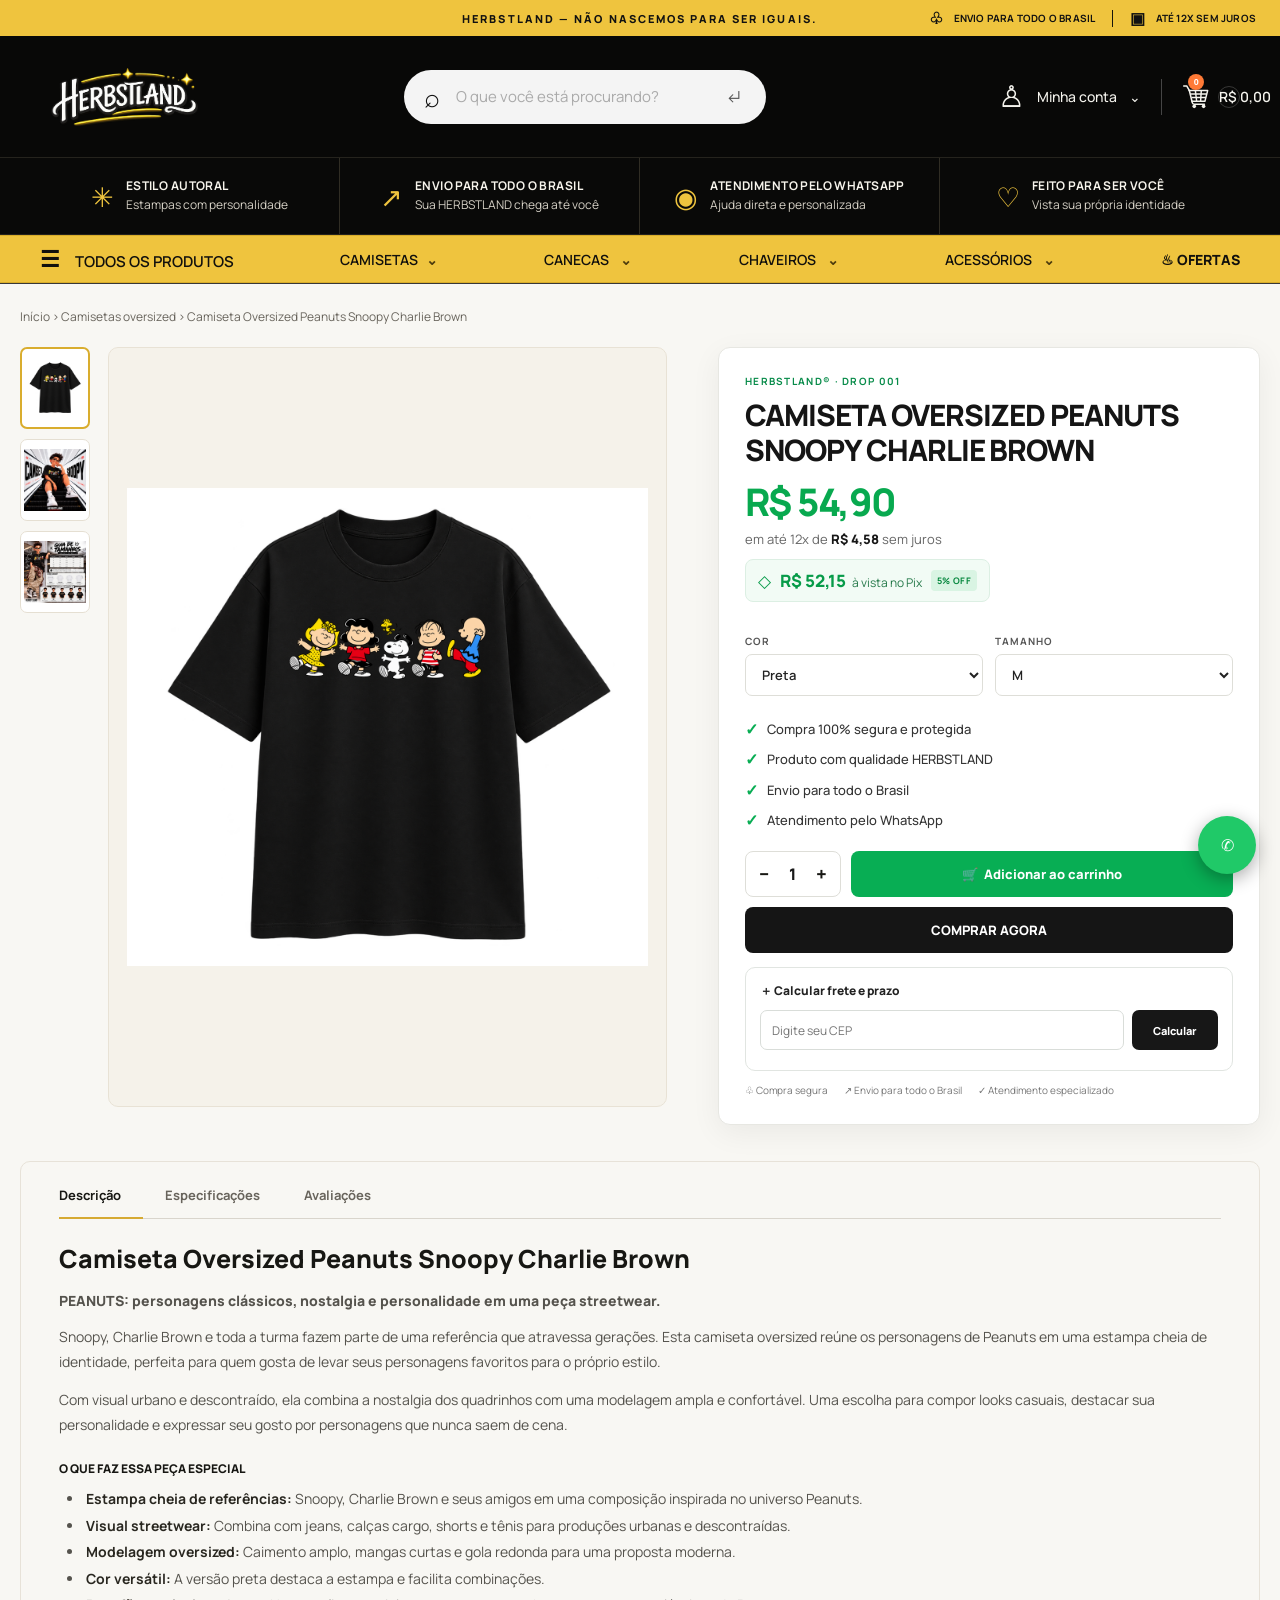
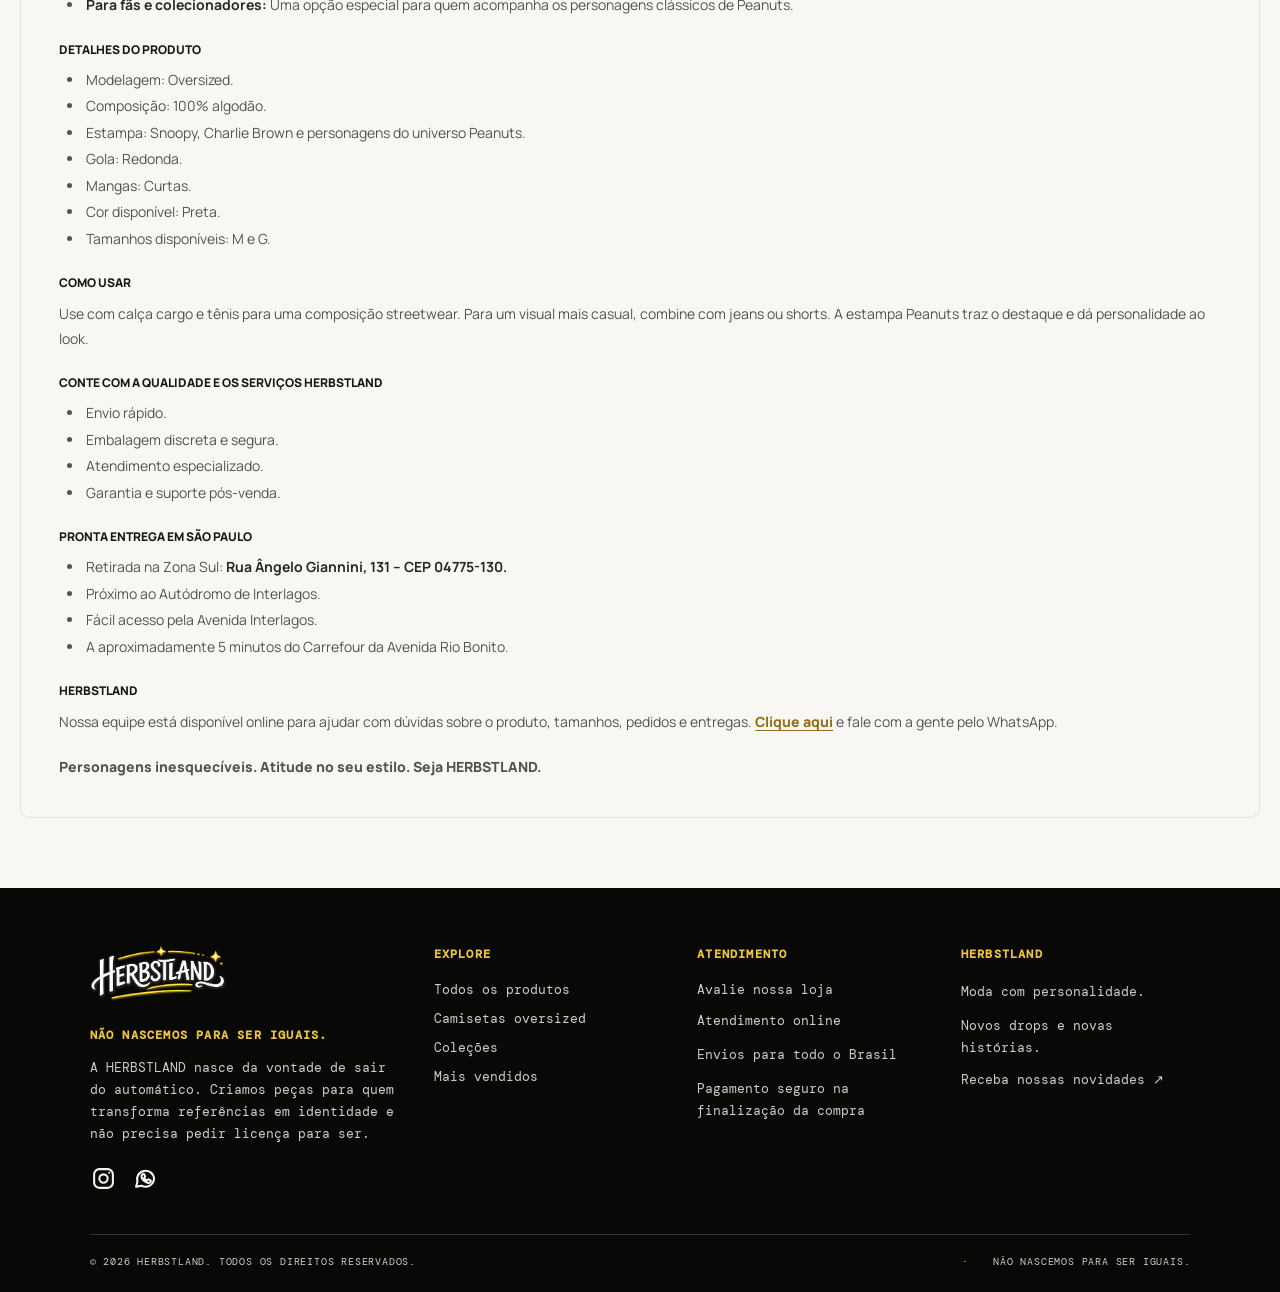
<file: camiseta-peanuts-snoopy.html>
<!doctype html><html lang="pt-BR"><head><meta charset="utf-8"><meta name="viewport" content="width=device-width, initial-scale=1"><meta name="description" content="CAMISETA OVERSIZED PEANUTS SNOOPY CHARLIE BROWN — HERBSTLAND"><title>CAMISETA OVERSIZED PEANUTS SNOOPY CHARLIE BROWN — HERBSTLAND</title><link rel="preconnect" href="https://fonts.googleapis.com"><link rel="preconnect" href="https://fonts.gstatic.com" crossorigin><link href="https://fonts.googleapis.com/css2?family=DM+Mono:wght@400;500&family=Manrope:wght@400;500;600;700;800&family=Oswald:wght@400;500;600;700&display=swap" rel="stylesheet"><link rel="stylesheet" href="herbstland-v11.css?v=126">  <link rel="stylesheet" href="cart-preview.css?v=131">
<link rel="stylesheet" href="site-search.css?v=143"><link rel="stylesheet" href="herbstland-global-v150.css?v=150">
<link rel="stylesheet" href="herbstland-global-v151.css?v=151">
<link rel="stylesheet" href="herbstland-global-v152.css?v=152">
<link rel="stylesheet" href="product-detail-v158.css?v=159">
<body>
<div class="announcement header-promo"><span class="promo-center">HERBSTLAND — NÃO NASCEMOS PARA SER IGUAIS.</span><span class="promo-right"><b>♧</b> ENVIO PARA TODO O BRASIL <i></i> <b>▣</b> ATÉ 12X SEM JUROS</span></div>
<header class="site-header header-v2">
    <div class="header-main-row">
      <a class="wordmark" href="index.html#top" aria-label="HERBSTLAND início"><img src="assets/herbstland-logo.png" alt="HERBSTLAND" /></a>
      <form class="header-search" id="site-search-form" action="index.html" role="search"><label class="sr-only" for="site-search">Pesquisar produtos</label><span aria-hidden="true">⌕</span><input id="site-search" type="search" placeholder="O que você está procurando?" autocomplete="off" /><button type="submit" aria-label="Pesquisar">↵</button><div class="search-feedback" id="search-feedback" role="region" aria-label="Resultados da pesquisa" hidden></div></form>
      <div class="header-actions header-v2-actions"><a class="account-link" href="account.html"><span class="header-icon">♙</span><span>Minha conta</span><span class="chevron">⌄</span></a><a class="cart-trigger" href="carrinho.html" aria-label="Abrir carrinho"><svg class="cart-svg" viewBox="0 0 48 48" role="img" aria-label="Carrinho de compras" xmlns="http://www.w3.org/2000/svg"><path d="M3 5h5l4.5 7.5 5.1 21.2a3.4 3.4 0 0 0 3.3 2.6h17.5" fill="none" stroke="currentColor" stroke-width="2.7" stroke-linecap="round" stroke-linejoin="round"/><path d="M12 13h32l-4.7 18.2H17.2M16 19h26M17.5 25h22M23 14l2 16M33 14l-1 16" fill="none" stroke="currentColor" stroke-width="2.5" stroke-linecap="round" stroke-linejoin="round"/><circle cx="21" cy="40" r="3.1" fill="currentColor"/><circle cx="37" cy="40" r="3.1" fill="currentColor"/></svg><span class="bag-count" id="cart-count">0</span><span class="cart-value" id="header-cart-value">R$ 0,00</span></a><button class="icon-button menu-toggle" aria-label="Abrir menu">☰</button></div>
    </div>
    <section class="home-benefits" aria-label="Vantagens HERBSTLAND">
      <div class="home-benefit"><span>✳</span><div><strong>ESTILO AUTORAL</strong><small>Estampas com personalidade</small></div></div>
      <div class="home-benefit"><span>↗</span><div><strong>ENVIO PARA TODO O BRASIL</strong><small>Sua HERBSTLAND chega até você</small></div></div>
      <div class="home-benefit"><span>◉</span><div><strong>ATENDIMENTO PELO WHATSAPP</strong><small>Ajuda direta e personalizada</small></div></div>
      <div class="home-benefit"><span>♡</span><div><strong>FEITO PARA SER VOCÊ</strong><small>Vista sua própria identidade</small></div></div>
    </section>
    <nav class="category-nav category-nav-v2" aria-label="Categorias de produtos">
      <a class="all-products" onclick="event.preventDefault();var m=document.getElementById('mobile-menu');if(m){m.classList.add('open');m.style.display='flex';m.setAttribute('aria-hidden','false');document.body.style.overflow='hidden';}" href="index.html#mais-vendidos"><span>☰</span> TODOS OS PRODUTOS</a><div class="nav-dropdown"><a href="index.html#mais-vendidos" >CAMISETAS <i>⌄</i></a><div class="nav-dropdown-menu"><a href="camisetas-oversized.html">CAMISETA OVERSIZED</a></div></div><a href="canecas.html">CANECAS <i>⌄</i></a><a href="index.html#mais-vendidos">CHAVEIROS <i>⌄</i></a><a href="index.html#mais-vendidos">ACESSÓRIOS <i>⌄</i></a><a class="offers-link" href="index.html#mais-vendidos">♨ OFERTAS</a>
    </nav>
  </header><main class="product-detail-page"><p class="breadcrumb"><a href="index.html">Início</a> › <a href="camisetas-oversized.html">Camisetas oversized</a> › Camiseta Oversized Peanuts Snoopy Charlie Brown</p><div class="product-detail-layout"><aside class="category-sidebar"><h3>TODAS AS CATEGORIAS</h3><a href="camisetas-oversized.html" class="active">Camisetas oversized <small>(3)</small></a><a href="index.html#colecoes">Coleções</a><a href="index.html#loja">Canecas <small>(em breve)</small></a><a href="index.html#loja">Chaveiros <small>(em breve)</small></a><a href="index.html#loja">Acessórios <small>(em breve)</small></a><a href="index.html#loja">Ofertas</a></aside><section class="product-detail-gallery"><div class="product-thumbs"><button type="button" class="active" data-src="assets/peanuts-oversized.png"><img src="assets/peanuts-oversized.png" alt="Miniatura 1"></button><button type="button" class="" data-src="assets/peanuts-modelo.png"><img src="assets/peanuts-modelo.png" alt="Miniatura 2"></button><button type="button" class="" data-src="assets/peanuts-guia-tamanhos.png"><img src="assets/peanuts-guia-tamanhos.png" alt="Miniatura 3"></button></div><div class="product-main-image"><img id="main-product-image" src="assets/peanuts-oversized.png" alt="CAMISETA OVERSIZED PEANUTS SNOOPY CHARLIE BROWN"></div></section><section class="product-buy-box product-buy-box-v158">
      <span class="brand-label">HERBSTLAND® · DROP 001</span>
      <h1>CAMISETA OVERSIZED PEANUTS SNOOPY CHARLIE BROWN</h1>
      <div class="product-price-v158">R$ 54,90</div>
      <p class="installments-v158">em até 12x de <strong>R$ 4,58</strong> sem juros</p>
      <div class="pix-price-v158"><span>◇</span><div><strong>R$ 52,15</strong> <small>à vista no Pix</small></div><b>5% OFF</b></div>
      <div class="product-options-v158"><label for="product-color">COR<select id="product-color"><option>Preta</option></select></label><label for="product-size">TAMANHO<select id="product-size"><option>M</option><option>G</option></select></label></div>
      <ul class="product-assurances-v158"><li>Compra 100% segura e protegida</li><li>Produto com qualidade HERBSTLAND</li><li>Envio para todo o Brasil</li><li>Atendimento pelo WhatsApp</li></ul>
      <div class="purchase-row purchase-row-v158"><div class="quantity-control" aria-label="Quantidade"><button type="button" class="qty-minus" aria-label="Diminuir quantidade">−</button><output class="qty-value">1</output><button type="button" class="qty-plus" aria-label="Aumentar quantidade">+</button></div><button type="button" class="add-cart-button" id="add-product-cart">🛒&nbsp; Adicionar ao carrinho</button></div>
      <a class="buy-button buy-button-v158" id="buy-product" href="https://wa.me/5511941466298" target="_blank" rel="noopener">COMPRAR AGORA</a>
      <div class="freight-box freight-box-v158"><h3>＋ Calcular frete e prazo</h3><form class="freight-form"><input type="text" inputmode="numeric" maxlength="9" placeholder="Digite seu CEP" aria-label="Digite seu CEP" required><button type="submit">Calcular</button></form><p class="freight-feedback" aria-live="polite"></p></div>
      <div class="trust-list trust-list-v158"><span>♧ Compra segura</span><span>↗ Envio para todo o Brasil</span><span>✓ Atendimento especializado</span></div>
    </section></div><section class="product-info-tabs friends-description" aria-label="Informações do produto">
<div class="friends-tabs" role="tablist" aria-label="Informações do produto">
<button class="friends-tab active" id="peanuts-tab-desc" type="button" role="tab" aria-selected="true" aria-controls="peanuts-panel-desc">Descrição</button>
<button class="friends-tab" id="peanuts-tab-spec" type="button" role="tab" aria-selected="false" aria-controls="peanuts-panel-spec">Especificações</button>
<button class="friends-tab" id="peanuts-tab-reviews" type="button" role="tab" aria-selected="false" aria-controls="peanuts-panel-reviews">Avaliações</button>
</div>
<div class="friends-tab-panel active" id="peanuts-panel-desc" role="tabpanel" aria-labelledby="peanuts-tab-desc">
<h2>Camiseta Oversized Peanuts Snoopy Charlie Brown</h2><p class="friends-lead">PEANUTS: personagens clássicos, nostalgia e personalidade em uma peça streetwear.</p><p>Snoopy, Charlie Brown e toda a turma fazem parte de uma referência que atravessa gerações. Esta camiseta oversized reúne os personagens de Peanuts em uma estampa cheia de identidade, perfeita para quem gosta de levar seus personagens favoritos para o próprio estilo.</p><p>Com visual urbano e descontraído, ela combina a nostalgia dos quadrinhos com uma modelagem ampla e confortável. Uma escolha para compor looks casuais, destacar sua personalidade e expressar seu gosto por personagens que nunca saem de cena.</p>
<h3>O QUE FAZ ESSA PEÇA ESPECIAL</h3><ul><li><strong>Estampa cheia de referências:</strong> Snoopy, Charlie Brown e seus amigos em uma composição inspirada no universo Peanuts.</li><li><strong>Visual streetwear:</strong> Combina com jeans, calças cargo, shorts e tênis para produções urbanas e descontraídas.</li><li><strong>Modelagem oversized:</strong> Caimento amplo, mangas curtas e gola redonda para uma proposta moderna.</li><li><strong>Cor versátil:</strong> A versão preta destaca a estampa e facilita combinações.</li><li><strong>Para fãs e colecionadores:</strong> Uma opção especial para quem acompanha os personagens clássicos de Peanuts.</li></ul>
<h3>DETALHES DO PRODUTO</h3><ul><li>Modelagem: Oversized.</li><li>Composição: 100% algodão.</li><li>Estampa: Snoopy, Charlie Brown e personagens do universo Peanuts.</li><li>Gola: Redonda.</li><li>Mangas: Curtas.</li><li>Cor disponível: Preta.</li><li>Tamanhos disponíveis: M e G.</li></ul>
<h3>COMO USAR</h3><p>Use com calça cargo e tênis para uma composição streetwear. Para um visual mais casual, combine com jeans ou shorts. A estampa Peanuts traz o destaque e dá personalidade ao look.</p>
<h3>CONTE COM A QUALIDADE E OS SERVIÇOS HERBSTLAND</h3>
<ul><li>Envio rápido.</li><li>Embalagem discreta e segura.</li><li>Atendimento especializado.</li><li>Garantia e suporte pós-venda.</li></ul>
<h3>PRONTA ENTREGA EM SÃO PAULO</h3>
<ul><li>Retirada na Zona Sul: <strong>Rua Ângelo Giannini, 131 – CEP 04775-130.</strong></li><li>Próximo ao Autódromo de Interlagos.</li><li>Fácil acesso pela Avenida Interlagos.</li><li>A aproximadamente 5 minutos do Carrefour da Avenida Rio Bonito.</li></ul>
<h3>HERBSTLAND</h3>
<p>Nossa equipe está disponível online para ajudar com dúvidas sobre o produto, tamanhos, pedidos e entregas. <a class="friends-whatsapp-link" href="https://api.whatsapp.com/send/?phone=5511941466298&amp;text&amp;type=phone_number&amp;app_absent=0" target="_blank" rel="noopener">Clique aqui</a> e fale com a gente pelo WhatsApp.</p>

<p class="friends-closing">Personagens inesquecíveis. Atitude no seu estilo. Seja HERBSTLAND.</p></div>
<div class="friends-tab-panel" id="peanuts-panel-spec" role="tabpanel" aria-labelledby="peanuts-tab-spec" hidden><h2>Especificações do produto</h2><div class="friends-spec-list"><div><strong>Produto</strong><span>Camiseta Oversized Peanuts Snoopy Charlie Brown</span></div><div><strong>Modelagem</strong><span>Oversized</span></div><div><strong>Composição</strong><span>100% algodão</span></div><div><strong>Estampa</strong><span>Personagens Peanuts: Snoopy, Charlie Brown e amigos</span></div><div><strong>Gola</strong><span>Redonda</span></div><div><strong>Manga</strong><span>Curta</span></div><div><strong>Cor</strong><span>Preta</span></div><div><strong>Tamanhos</strong><span>M e G</span></div></div></div>
<div class="friends-tab-panel" id="peanuts-panel-reviews" role="tabpanel" aria-labelledby="peanuts-tab-reviews" hidden><h2>Avaliações de clientes</h2><p>Confira as opiniões de quem já conhece a HERBSTLAND e compartilhe sua experiência na <a href="index.html#avaliacoes">página de avaliações da loja</a>.</p></div>
</section><style>
/* Descrição dos produtos — padrão editorial aprovado na página Friends */
.friends-description{ text-align:left!important; color:#171713; }
.friends-tabs{display:flex;align-items:center;gap:0;border-bottom:1px solid #dedbd2;margin:0 0 24px;}
.friends-tab{appearance:none;border:0;border-bottom:2px solid transparent;background:transparent;color:#68645b;padding:0 22px 13px;font:700 13px var(--body);cursor:pointer;margin:0 0 -1px;}
.friends-tab:first-child{padding-left:0;}
.friends-tab.active{color:#171713;border-bottom-color:#d6aa32;}
.friends-tab-panel{max-width:100%;text-align:left;}
.friends-tab-panel[hidden]{display:none!important;}
.friends-tab-panel h2{font:800 clamp(20px,2vw,25px)/1.3 var(--body);color:#171713;margin:0 0 13px;text-align:left;}
.friends-tab-panel h3{font:800 12px/1.5 var(--body);color:#171713;margin:23px 0 9px;text-align:left;}
.friends-tab-panel p,.friends-tab-panel li{font:400 14px/1.75 var(--body);color:#45433e;text-align:left;}
.friends-tab-panel p{margin:10px 0 14px;}
.friends-tab-panel ul{padding-left:25px;margin:8px 0 16px;}
.friends-tab-panel li{padding-left:2px;margin:2px 0;}
.friends-tab-panel .friends-lead{font-weight:800;color:#25231e;margin:0 0 12px;}
.friends-tab-panel .friends-closing{font-weight:800;color:#25231e;margin-top:20px;}
.friends-spec-list{display:grid;grid-template-columns:repeat(2,minmax(0,1fr));gap:0 28px;max-width:900px;}
.friends-spec-list div{display:flex;justify-content:space-between;gap:18px;padding:13px 0;border-bottom:1px solid #e4e0d7;font:13px/1.5 var(--body);}
.friends-spec-list strong{color:#24221d;}.friends-spec-list span{color:#5a574f;text-align:right;}
.friends-tab-panel a{color:#947116;text-decoration:underline;text-underline-offset:3px;font-weight:700;}
@media(max-width:600px){.friends-tabs{gap:0;margin-bottom:20px}.friends-tab{font-size:12px;padding:0 13px 11px}.friends-tab:first-child{padding-left:0}.friends-tab-panel p,.friends-tab-panel li{font-size:13px;line-height:1.7}.friends-spec-list{grid-template-columns:1fr}.friends-spec-list div{font-size:12px}}

.friends-tab-panel .friends-whatsapp-link{color:#927018;font-weight:800;text-decoration:underline;text-underline-offset:3px;}
.friends-tab-panel .friends-whatsapp-link:hover{color:#171713;}
</style><script>
(()=>{const root=document.querySelector('.friends-description');if(!root)return;const tabs=[...root.querySelectorAll('.friends-tab')];const panels=[...root.querySelectorAll('.friends-tab-panel')];tabs.forEach((tab,index)=>tab.addEventListener('click',()=>{tabs.forEach((item,i)=>{const active=i===index;item.classList.toggle('active',active);item.setAttribute('aria-selected',String(active));});panels.forEach((panel,i)=>{panel.hidden=i!==index;panel.classList.toggle('active',i===index);});}));})();
</script></main>  <footer class="footer footer-expanded" id="informacoes">
    <div class="footer-main"><div class="footer-about"><a class="wordmark" href="index.html#top"><img src="assets/herbstland-logo.png" alt="HERBSTLAND" /></a><p>NÃO NASCEMOS PARA SER IGUAIS.</p><span>A HERBSTLAND nasce da vontade de sair do automático. Criamos peças para quem transforma referências em identidade e não precisa pedir licença para ser.</span><div class="footer-social-icons" aria-label="Redes sociais"><a href="https://www.instagram.com/herbstland_personalizados/" target="_blank" rel="noopener noreferrer" aria-label="Instagram HERBSTLAND" title="Instagram"><svg viewBox="0 0 24 24" aria-hidden="true"><rect x="3" y="3" width="18" height="18" rx="5"/><circle cx="12" cy="12" r="4"/><circle class="icon-dot" cx="17.5" cy="6.5" r="1"/></svg></a><a href="https://wa.me/5511941466298" target="_blank" rel="noopener noreferrer" aria-label="WhatsApp HERBSTLAND" title="WhatsApp"><svg viewBox="0 0 24 24" aria-hidden="true"><path d="M20.2 11.8a8.2 8.2 0 0 1-12.1 7.1L3 20l1.2-4.9a8.2 8.2 0 1 1 16-3.3Z"/><path d="M9 8.2c.2-.5.5-.5.8-.5h.5c.2 0 .4.1.5.4l.8 1.8c.1.2.1.4-.1.6l-.6.7c-.2.2-.2.4 0 .6.5.9 1.2 1.6 2.1 2.1.2.1.4.1.6-.1l.8-.9c.2-.2.4-.2.6-.1l1.7.8c.3.1.4.3.4.5 0 .4-.2 1.2-.7 1.6-.5.5-1.2.7-2 .6-1.1-.2-2.5-.8-3.9-2.1-1.2-1.1-2-2.4-2.3-3.5-.3-1 .1-1.9.8-2.5Z"/></svg></a></div></div>
      <div class="footer-column"><h3>EXPLORE</h3><a href="index.html#mais-vendidos">Todos os produtos</a><a href="camisetas-oversized.html">Camisetas oversized</a><a href="camisetas-oversized.html">Coleções</a><a href="index.html#mais-vendidos">Mais vendidos</a></div>
      <div class="footer-column"><h3>ATENDIMENTO</h3><a href="index.html#avaliacoes">Avalie nossa loja</a><span>Atendimento online</span><span>Envios para todo o Brasil</span><span>Pagamento seguro na finalização da compra</span></div>
      <div class="footer-column"><h3>HERBSTLAND</h3><span>Moda com personalidade.</span><span>Novos drops e novas histórias.</span><a href="index.html#newsletter-form">Receba nossas novidades ↗</a></div></div>
    <div class="footer-bottom"><span>© 2026 HERBSTLAND. TODOS OS DIREITOS RESERVADOS.</span><span>NÃO NASCEMOS PARA SER IGUAIS.</span></div>
  </footer><a class="whatsapp-float" href="https://wa.me/5511941466298" target="_blank" rel="noopener" aria-label="Fale com a HERBSTLAND pelo WhatsApp">✆</a><script>try{const savedHeaderCart=JSON.parse(localStorage.getItem('herbstland-cart')||'[]');const n=savedHeaderCart.reduce((a,p)=>a+(Number(p.quantity)||1),0);const c=document.getElementById('cart-count');if(c)c.textContent=n;const v=document.getElementById('header-cart-value');if(v){const t=savedHeaderCart.reduce((a,p)=>a+(typeof p.price==='number'?p.price:(Number(String(p.price||'0').replace(/[^0-9,.-]/g,'').replace(/\./g,'').replace(',','.'))||0))*(Number(p.quantity)||1),0);v.textContent=t.toLocaleString('pt-BR',{style:'currency',currency:'BRL'});}}catch(e){};document.querySelectorAll('.product-thumbs button').forEach(b=>b.addEventListener('click',()=>{document.getElementById('main-product-image').src=b.dataset.src;document.querySelectorAll('.product-thumbs button').forEach(x=>x.classList.toggle('active',x===b));}));let productQty=1;const qtyOut=document.querySelector('.qty-value');document.querySelector('.qty-minus').addEventListener('click',()=>{productQty=Math.max(1,productQty-1);qtyOut.textContent=productQty});document.querySelector('.qty-plus').addEventListener('click',()=>{productQty=Math.min(99,productQty+1);qtyOut.textContent=productQty});document.getElementById('add-product-cart').addEventListener('click',()=>{const item={name:document.querySelector('.product-buy-box h1').textContent,price:document.querySelector('.product-price-v158').textContent,color:document.getElementById('product-color').value,size:document.getElementById('product-size').value,quantity:productQty};let saved=JSON.parse(localStorage.getItem('herbstland-cart')||'[]');saved.push(item);localStorage.setItem('herbstland-cart',JSON.stringify(saved));const countEl=document.getElementById('cart-count');if(countEl)countEl.textContent=saved.reduce((n,x)=>n+(Number(x.quantity)||1),0);const btn=document.getElementById('add-product-cart');btn.textContent='✓ Adicionado ao carrinho';setTimeout(()=>btn.innerHTML='🛒&nbsp; Adicionar ao carrinho',1800)});document.getElementById('buy-product').addEventListener('click',e=>{const color=document.getElementById('product-color').value,size=document.getElementById('product-size').value; e.currentTarget.href='https://wa.me/5511941466298?text='+encodeURIComponent('Olá! Quero comprar '+productQty+' unidade(s) de '+document.querySelector('.product-buy-box h1').textContent+', cor '+color+', tamanho '+size+'.');});document.querySelector('.freight-form').addEventListener('submit',e=>{e.preventDefault();const cep=e.currentTarget.querySelector('input').value.replace(/\D/g,'');const out=document.querySelector('.freight-feedback');if(cep.length!==8){out.textContent='Digite um CEP válido com 8 números.';return;}out.textContent='Vamos consultar o valor e o prazo para seu CEP pelo WhatsApp.';const msg='Olá! Gostaria de consultar o frete e o prazo de entrega para o CEP '+cep+' do produto '+document.querySelector('.product-buy-box h1').textContent+'.';window.open('https://wa.me/5511941466298?text='+encodeURIComponent(msg),'_blank','noopener');});</script><div class="mobile-menu" id="mobile-menu" aria-hidden="true"><button class="mobile-menu-close" type="button" onclick="var m=document.getElementById('mobile-menu');if(m){m.classList.remove('open');m.setAttribute('aria-hidden','true');document.body.style.overflow='';}" aria-label="Fechar menu">×</button><p class="mobile-menu-title">TODAS AS CATEGORIAS</p><a href="index.html#loja">TODOS OS PRODUTOS ↗</a><a href="camisetas-oversized.html">CAMISETAS OVERSIZED ↗</a><a href="index.html#colecoes">COLEÇÕES ↗</a><a href="canecas.html">CANECAS ↗</a><a href="index.html#loja">CHAVEIROS <small>(EM BREVE)</small> ↗</a><a href="index.html#loja">ACESSÓRIOS <small>(EM BREVE)</small> ↗</a><a href="index.html#loja">OFERTAS ↗</a></div><style>
@media(max-width:760px){
 .category-nav-v2{display:flex!important;height:44px!important;min-height:44px!important;justify-content:flex-start!important;overflow:hidden!important;padding:0 5vw!important;border-top:1px solid rgba(255,255,255,.18)!important}
 .category-nav-v2>a:not(.all-products),.category-nav-v2>.nav-dropdown{display:none!important}
 .category-nav-v2 .all-products{display:flex!important;align-items:center!important;gap:10px!important;width:100%!important;height:44px!important;font:700 13px var(--body)!important;color:#f5f3ed!important;white-space:nowrap!important}
 .category-nav-v2 .all-products span{font-size:21px!important}
 .header-v2-actions .menu-toggle{display:none!important}
}
.mobile-menu{position:fixed!important;inset:0!important;z-index:1000!important;background:#090909!important;color:#f5f3ed!important;display:flex!important;flex-direction:column!important;justify-content:center!important;gap:clamp(12px,2.2vh,20px)!important;padding:76px 9vw 42px!important;overflow-y:auto!important;transform:translateY(-110%)!important;visibility:hidden!important;opacity:0!important;pointer-events:none!important;transition:transform .35s ease,opacity .25s ease!important}
.mobile-menu.open{transform:translateY(0)!important;visibility:visible!important;opacity:1!important;pointer-events:auto!important}
@media(max-width:760px){.category-nav-v2 .all-products{display:flex!important;visibility:visible!important;opacity:1!important;pointer-events:auto!important;cursor:pointer!important}.mobile-menu.open{display:flex!important;z-index:99999!important;position:fixed!important;inset:0!important}}
.mobile-menu .mobile-menu-title{margin:0 0 8px!important;color:#d6aa32!important;font:700 11px var(--mono)!important;letter-spacing:.18em!important}
.mobile-menu a{font:700 clamp(23px,6vw,38px)/1.05 var(--display)!important;color:#f5f3ed!important}
.mobile-menu a small{font:9px var(--mono)!important;color:#d6aa32!important}
.mobile-menu-close{position:absolute!important;right:6vw!important;top:22px!important;border:0!important;background:none!important;color:#f5f3ed!important;font-size:34px!important}
</style><script>
(()=>{const menu=document.getElementById('mobile-menu');if(!menu)return;const open=()=>{menu.classList.add('open');menu.setAttribute('aria-hidden','false');document.body.style.overflow='hidden'};const close=()=>{menu.classList.remove('open');menu.setAttribute('aria-hidden','true');document.body.style.overflow=''};document.querySelectorAll('.all-products,.menu-toggle').forEach(el=>el.addEventListener('click',e=>{if(window.matchMedia('(max-width:760px)').matches){e.preventDefault();open()}}));const x=menu.querySelector('.mobile-menu-close');if(x)x.addEventListener('click',close);menu.querySelectorAll('a').forEach(a=>a.addEventListener('click',close));document.addEventListener('keydown',e=>{if(e.key==='Escape')close()});})();
</script><style>
/* V40 — menu de categorias também disponível no DESKTOP */
@media (min-width: 761px){
  .mobile-menu.open{
    display:flex!important; visibility:visible!important; opacity:1!important; pointer-events:auto!important;
    position:fixed!important; inset: auto auto auto 3.1vw!important;
    top:230px!important; width:min(370px, calc(100vw - 48px))!important; height:auto!important; max-height:calc(100vh - 250px)!important;
    overflow-y:auto!important; transform:translateY(0)!important; z-index:999999!important;
    background:#0b0b0a!important; color:#f5f3ed!important; border:1px solid rgba(214,170,50,.55)!important;
    box-shadow:0 18px 45px rgba(0,0,0,.45), 0 0 0 100vmax rgba(0,0,0,.42)!important;
    padding:30px 30px 28px!important; gap:17px!important; justify-content:flex-start!important;
  }
  .mobile-menu.open .mobile-menu-title{font-size:11px!important;color:#d6aa32!important;margin:0 0 8px!important}
  .mobile-menu.open a{font:600 17px/1.25 var(--body)!important;letter-spacing:.04em!important;color:#f5f3ed!important;padding:3px 0!important}
  .mobile-menu.open a:hover{color:#d6aa32!important}
  .mobile-menu.open .mobile-menu-close{top:17px!important;right:20px!important;font-size:27px!important;color:#f5f3ed!important}
  .category-nav-v2 .all-products{cursor:pointer!important}
}
</style><script>
(()=>{const panel=document.getElementById("mobile-menu");if(!panel)return;const trigger=document.querySelector(".category-nav-v2 .all-products");const close=()=>{panel.classList.remove("open");panel.setAttribute("aria-hidden","true");document.body.style.overflow=""};if(trigger){trigger.addEventListener("click",e=>{e.preventDefault();panel.classList.add("open");panel.setAttribute("aria-hidden","false");document.body.style.overflow="hidden"})}panel.addEventListener("click",e=>{if(e.target===panel)close()});document.addEventListener("keydown",e=>{if(e.key==="Escape")close()});panel.querySelectorAll("a").forEach(a=>a.addEventListener("click",close));})();
</script><script src="cart-preview.js?v=131"></script>
<script src="site-search.js?v=143"></script></body></html>
</file>
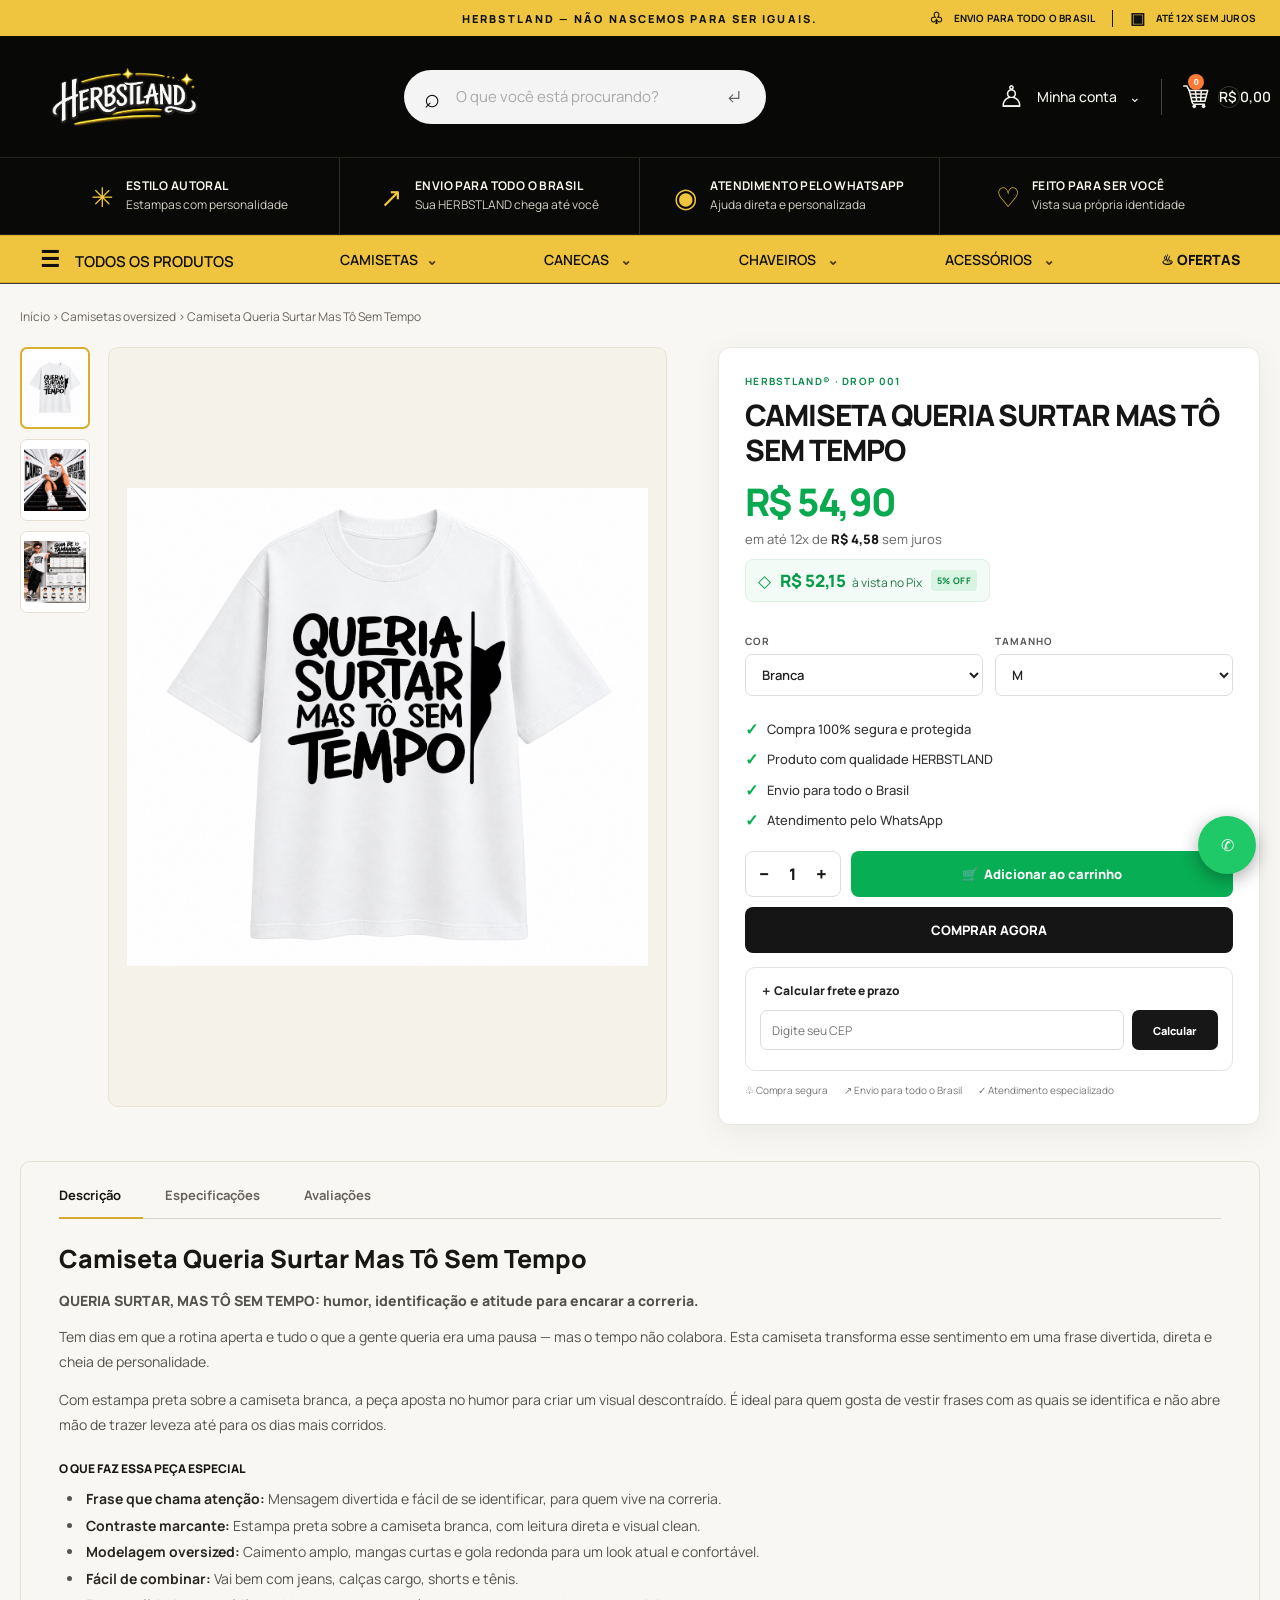
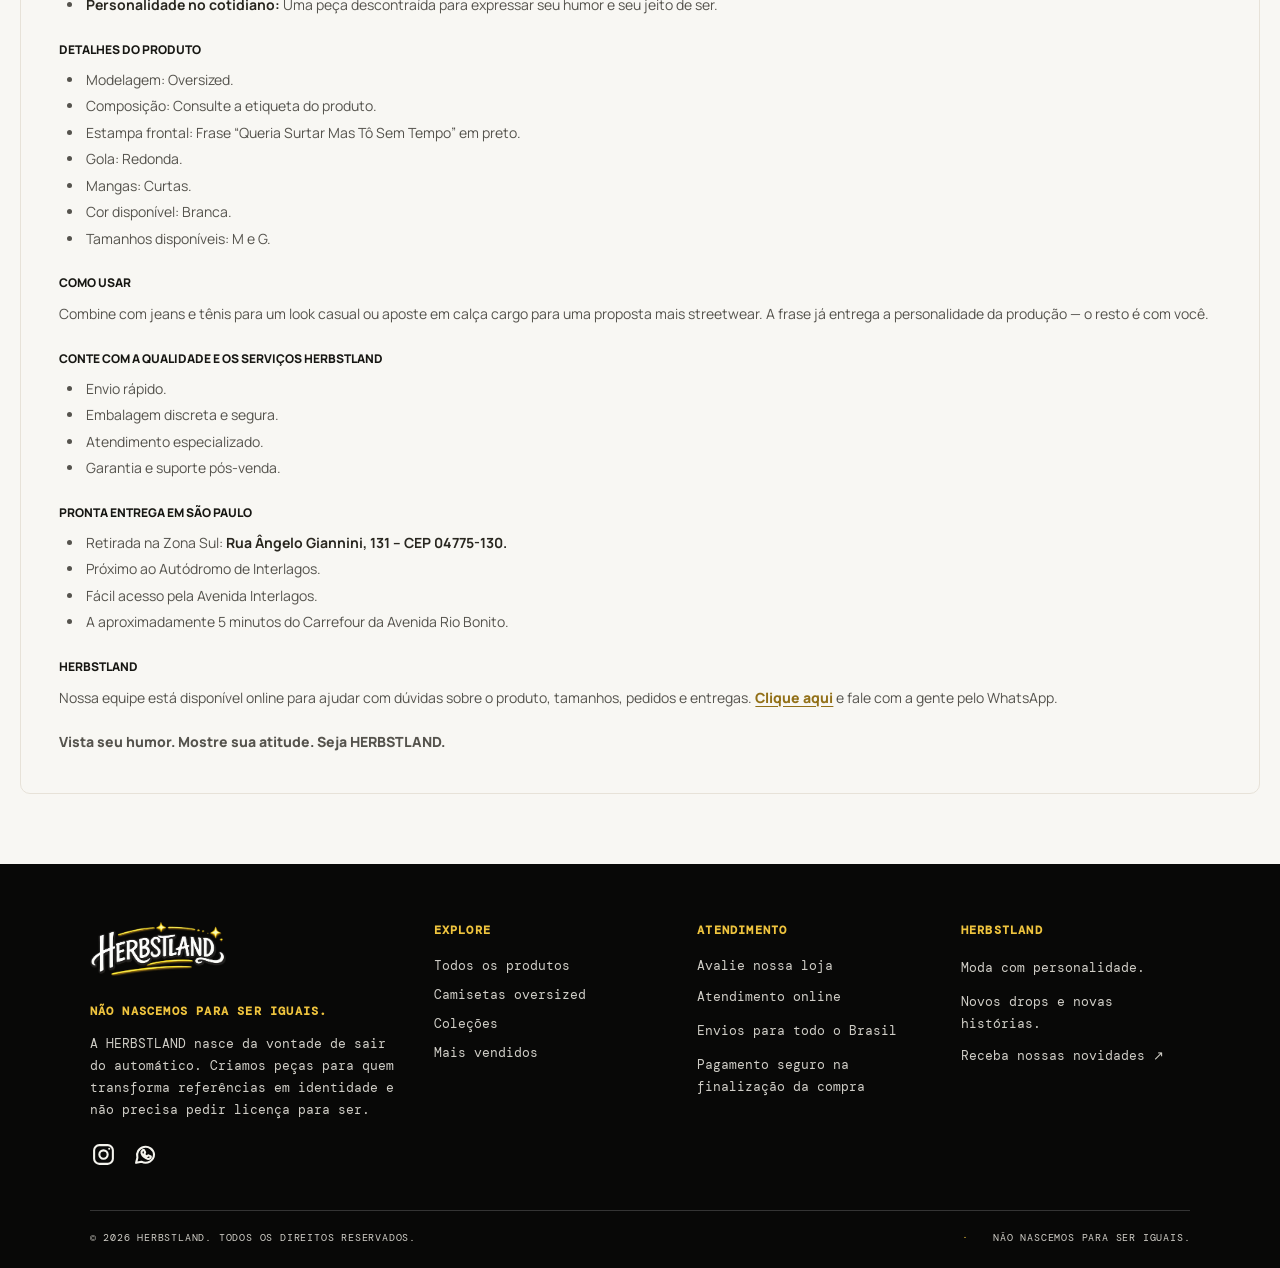
<file: camiseta-queria-surtar.html>
<!doctype html><html lang="pt-BR"><head><meta charset="utf-8"><meta name="viewport" content="width=device-width, initial-scale=1"><meta name="description" content="CAMISETA QUERIA SURTAR MAS TÔ SEM TEMPO — HERBSTLAND"><title>CAMISETA QUERIA SURTAR MAS TÔ SEM TEMPO — HERBSTLAND</title><link rel="preconnect" href="https://fonts.googleapis.com"><link rel="preconnect" href="https://fonts.gstatic.com" crossorigin><link href="https://fonts.googleapis.com/css2?family=DM+Mono:wght@400;500&family=Manrope:wght@400;500;600;700;800&family=Oswald:wght@400;500;600;700&display=swap" rel="stylesheet"><link rel="stylesheet" href="herbstland-v11.css?v=126">  <link rel="stylesheet" href="cart-preview.css?v=131">
<link rel="stylesheet" href="site-search.css?v=143"><link rel="stylesheet" href="herbstland-global-v150.css?v=150">
<link rel="stylesheet" href="herbstland-global-v151.css?v=151">
<link rel="stylesheet" href="herbstland-global-v152.css?v=152">
<link rel="stylesheet" href="product-detail-v158.css?v=159">
<body>
<div class="announcement header-promo"><span class="promo-center">HERBSTLAND — NÃO NASCEMOS PARA SER IGUAIS.</span><span class="promo-right"><b>♧</b> ENVIO PARA TODO O BRASIL <i></i> <b>▣</b> ATÉ 12X SEM JUROS</span></div>
<header class="site-header header-v2">
    <div class="header-main-row">
      <a class="wordmark" href="index.html#top" aria-label="HERBSTLAND início"><img src="assets/herbstland-logo.png" alt="HERBSTLAND" /></a>
      <form class="header-search" id="site-search-form" action="index.html" role="search"><label class="sr-only" for="site-search">Pesquisar produtos</label><span aria-hidden="true">⌕</span><input id="site-search" type="search" placeholder="O que você está procurando?" autocomplete="off" /><button type="submit" aria-label="Pesquisar">↵</button><div class="search-feedback" id="search-feedback" role="region" aria-label="Resultados da pesquisa" hidden></div></form>
      <div class="header-actions header-v2-actions"><a class="account-link" href="account.html"><span class="header-icon">♙</span><span>Minha conta</span><span class="chevron">⌄</span></a><a class="cart-trigger" href="carrinho.html" aria-label="Abrir carrinho"><svg class="cart-svg" viewBox="0 0 48 48" role="img" aria-label="Carrinho de compras" xmlns="http://www.w3.org/2000/svg"><path d="M3 5h5l4.5 7.5 5.1 21.2a3.4 3.4 0 0 0 3.3 2.6h17.5" fill="none" stroke="currentColor" stroke-width="2.7" stroke-linecap="round" stroke-linejoin="round"/><path d="M12 13h32l-4.7 18.2H17.2M16 19h26M17.5 25h22M23 14l2 16M33 14l-1 16" fill="none" stroke="currentColor" stroke-width="2.5" stroke-linecap="round" stroke-linejoin="round"/><circle cx="21" cy="40" r="3.1" fill="currentColor"/><circle cx="37" cy="40" r="3.1" fill="currentColor"/></svg><span class="bag-count" id="cart-count">0</span><span class="cart-value" id="header-cart-value">R$ 0,00</span></a><button class="icon-button menu-toggle" aria-label="Abrir menu">☰</button></div>
    </div>
    <section class="home-benefits" aria-label="Vantagens HERBSTLAND">
      <div class="home-benefit"><span>✳</span><div><strong>ESTILO AUTORAL</strong><small>Estampas com personalidade</small></div></div>
      <div class="home-benefit"><span>↗</span><div><strong>ENVIO PARA TODO O BRASIL</strong><small>Sua HERBSTLAND chega até você</small></div></div>
      <div class="home-benefit"><span>◉</span><div><strong>ATENDIMENTO PELO WHATSAPP</strong><small>Ajuda direta e personalizada</small></div></div>
      <div class="home-benefit"><span>♡</span><div><strong>FEITO PARA SER VOCÊ</strong><small>Vista sua própria identidade</small></div></div>
    </section>
    <nav class="category-nav category-nav-v2" aria-label="Categorias de produtos">
      <a class="all-products" onclick="event.preventDefault();var m=document.getElementById('mobile-menu');if(m){m.classList.add('open');m.style.display='flex';m.setAttribute('aria-hidden','false');document.body.style.overflow='hidden';}" href="index.html#mais-vendidos"><span>☰</span> TODOS OS PRODUTOS</a><div class="nav-dropdown"><a href="index.html#mais-vendidos" >CAMISETAS <i>⌄</i></a><div class="nav-dropdown-menu"><a href="camisetas-oversized.html">CAMISETA OVERSIZED</a></div></div><a href="canecas.html">CANECAS <i>⌄</i></a><a href="index.html#mais-vendidos">CHAVEIROS <i>⌄</i></a><a href="index.html#mais-vendidos">ACESSÓRIOS <i>⌄</i></a><a class="offers-link" href="index.html#mais-vendidos">♨ OFERTAS</a>
    </nav>
  </header><main class="product-detail-page"><p class="breadcrumb"><a href="index.html">Início</a> › <a href="camisetas-oversized.html">Camisetas oversized</a> › Camiseta Queria Surtar Mas Tô Sem Tempo</p><div class="product-detail-layout"><aside class="category-sidebar"><h3>TODAS AS CATEGORIAS</h3><a href="camisetas-oversized.html" class="active">Camisetas oversized <small>(3)</small></a><a href="index.html#colecoes">Coleções</a><a href="index.html#loja">Canecas <small>(em breve)</small></a><a href="index.html#loja">Chaveiros <small>(em breve)</small></a><a href="index.html#loja">Acessórios <small>(em breve)</small></a><a href="index.html#loja">Ofertas</a></aside><section class="product-detail-gallery"><div class="product-thumbs"><button type="button" class="active" data-src="assets/queria-surtar-oversized.png"><img src="assets/queria-surtar-oversized.png" alt="Miniatura 1"></button><button type="button" class="" data-src="assets/surtar-modelo.png"><img src="assets/surtar-modelo.png" alt="Miniatura 2"></button><button type="button" class="" data-src="assets/surtar-guia-tamanhos.png"><img src="assets/surtar-guia-tamanhos.png" alt="Miniatura 3"></button></div><div class="product-main-image"><img id="main-product-image" src="assets/queria-surtar-oversized.png" alt="CAMISETA QUERIA SURTAR MAS TÔ SEM TEMPO"></div></section><section class="product-buy-box product-buy-box-v158">
      <span class="brand-label">HERBSTLAND® · DROP 001</span>
      <h1>CAMISETA QUERIA SURTAR MAS TÔ SEM TEMPO</h1>
      <div class="product-price-v158">R$ 54,90</div>
      <p class="installments-v158">em até 12x de <strong>R$ 4,58</strong> sem juros</p>
      <div class="pix-price-v158"><span>◇</span><div><strong>R$ 52,15</strong> <small>à vista no Pix</small></div><b>5% OFF</b></div>
      <div class="product-options-v158"><label for="product-color">COR<select id="product-color"><option>Branca</option></select></label><label for="product-size">TAMANHO<select id="product-size"><option>M</option><option>G</option></select></label></div>
      <ul class="product-assurances-v158"><li>Compra 100% segura e protegida</li><li>Produto com qualidade HERBSTLAND</li><li>Envio para todo o Brasil</li><li>Atendimento pelo WhatsApp</li></ul>
      <div class="purchase-row purchase-row-v158"><div class="quantity-control" aria-label="Quantidade"><button type="button" class="qty-minus" aria-label="Diminuir quantidade">−</button><output class="qty-value">1</output><button type="button" class="qty-plus" aria-label="Aumentar quantidade">+</button></div><button type="button" class="add-cart-button" id="add-product-cart">🛒&nbsp; Adicionar ao carrinho</button></div>
      <a class="buy-button buy-button-v158" id="buy-product" href="https://wa.me/5511941466298" target="_blank" rel="noopener">COMPRAR AGORA</a>
      <div class="freight-box freight-box-v158"><h3>＋ Calcular frete e prazo</h3><form class="freight-form"><input type="text" inputmode="numeric" maxlength="9" placeholder="Digite seu CEP" aria-label="Digite seu CEP" required><button type="submit">Calcular</button></form><p class="freight-feedback" aria-live="polite"></p></div>
      <div class="trust-list trust-list-v158"><span>♧ Compra segura</span><span>↗ Envio para todo o Brasil</span><span>✓ Atendimento especializado</span></div>
    </section></div><section class="product-info-tabs friends-description" aria-label="Informações do produto">
<div class="friends-tabs" role="tablist" aria-label="Informações do produto">
<button class="friends-tab active" id="surtar-tab-desc" type="button" role="tab" aria-selected="true" aria-controls="surtar-panel-desc">Descrição</button>
<button class="friends-tab" id="surtar-tab-spec" type="button" role="tab" aria-selected="false" aria-controls="surtar-panel-spec">Especificações</button>
<button class="friends-tab" id="surtar-tab-reviews" type="button" role="tab" aria-selected="false" aria-controls="surtar-panel-reviews">Avaliações</button>
</div>
<div class="friends-tab-panel active" id="surtar-panel-desc" role="tabpanel" aria-labelledby="surtar-tab-desc">
<h2>Camiseta Queria Surtar Mas Tô Sem Tempo</h2><p class="friends-lead">QUERIA SURTAR, MAS TÔ SEM TEMPO: humor, identificação e atitude para encarar a correria.</p><p>Tem dias em que a rotina aperta e tudo o que a gente queria era uma pausa — mas o tempo não colabora. Esta camiseta transforma esse sentimento em uma frase divertida, direta e cheia de personalidade.</p><p>Com estampa preta sobre a camiseta branca, a peça aposta no humor para criar um visual descontraído. É ideal para quem gosta de vestir frases com as quais se identifica e não abre mão de trazer leveza até para os dias mais corridos.</p>
<h3>O QUE FAZ ESSA PEÇA ESPECIAL</h3><ul><li><strong>Frase que chama atenção:</strong> Mensagem divertida e fácil de se identificar, para quem vive na correria.</li><li><strong>Contraste marcante:</strong> Estampa preta sobre a camiseta branca, com leitura direta e visual clean.</li><li><strong>Modelagem oversized:</strong> Caimento amplo, mangas curtas e gola redonda para um look atual e confortável.</li><li><strong>Fácil de combinar:</strong> Vai bem com jeans, calças cargo, shorts e tênis.</li><li><strong>Personalidade no cotidiano:</strong> Uma peça descontraída para expressar seu humor e seu jeito de ser.</li></ul>
<h3>DETALHES DO PRODUTO</h3><ul><li>Modelagem: Oversized.</li><li>Composição: Consulte a etiqueta do produto.</li><li>Estampa frontal: Frase “Queria Surtar Mas Tô Sem Tempo” em preto.</li><li>Gola: Redonda.</li><li>Mangas: Curtas.</li><li>Cor disponível: Branca.</li><li>Tamanhos disponíveis: M e G.</li></ul>
<h3>COMO USAR</h3><p>Combine com jeans e tênis para um look casual ou aposte em calça cargo para uma proposta mais streetwear. A frase já entrega a personalidade da produção — o resto é com você.</p>
<h3>CONTE COM A QUALIDADE E OS SERVIÇOS HERBSTLAND</h3>
<ul><li>Envio rápido.</li><li>Embalagem discreta e segura.</li><li>Atendimento especializado.</li><li>Garantia e suporte pós-venda.</li></ul>
<h3>PRONTA ENTREGA EM SÃO PAULO</h3>
<ul><li>Retirada na Zona Sul: <strong>Rua Ângelo Giannini, 131 – CEP 04775-130.</strong></li><li>Próximo ao Autódromo de Interlagos.</li><li>Fácil acesso pela Avenida Interlagos.</li><li>A aproximadamente 5 minutos do Carrefour da Avenida Rio Bonito.</li></ul>
<h3>HERBSTLAND</h3>
<p>Nossa equipe está disponível online para ajudar com dúvidas sobre o produto, tamanhos, pedidos e entregas. <a class="friends-whatsapp-link" href="https://api.whatsapp.com/send/?phone=5511941466298&amp;text&amp;type=phone_number&amp;app_absent=0" target="_blank" rel="noopener">Clique aqui</a> e fale com a gente pelo WhatsApp.</p>

<p class="friends-closing">Vista seu humor. Mostre sua atitude. Seja HERBSTLAND.</p></div>
<div class="friends-tab-panel" id="surtar-panel-spec" role="tabpanel" aria-labelledby="surtar-tab-spec" hidden><h2>Especificações do produto</h2><div class="friends-spec-list"><div><strong>Produto</strong><span>Camiseta Queria Surtar Mas Tô Sem Tempo</span></div><div><strong>Modelagem</strong><span>Oversized</span></div><div><strong>Composição</strong><span>Consulte a etiqueta do produto</span></div><div><strong>Estampa</strong><span>Frontal, frase em preto</span></div><div><strong>Gola</strong><span>Redonda</span></div><div><strong>Manga</strong><span>Curta</span></div><div><strong>Cor</strong><span>Branca</span></div><div><strong>Tamanhos</strong><span>M e G</span></div></div></div>
<div class="friends-tab-panel" id="surtar-panel-reviews" role="tabpanel" aria-labelledby="surtar-tab-reviews" hidden><h2>Avaliações de clientes</h2><p>Confira as opiniões de quem já conhece a HERBSTLAND e compartilhe sua experiência na <a href="index.html#avaliacoes">página de avaliações da loja</a>.</p></div>
</section><style>
/* Descrição dos produtos — padrão editorial aprovado na página Friends */
.friends-description{ text-align:left!important; color:#171713; }
.friends-tabs{display:flex;align-items:center;gap:0;border-bottom:1px solid #dedbd2;margin:0 0 24px;}
.friends-tab{appearance:none;border:0;border-bottom:2px solid transparent;background:transparent;color:#68645b;padding:0 22px 13px;font:700 13px var(--body);cursor:pointer;margin:0 0 -1px;}
.friends-tab:first-child{padding-left:0;}
.friends-tab.active{color:#171713;border-bottom-color:#d6aa32;}
.friends-tab-panel{max-width:100%;text-align:left;}
.friends-tab-panel[hidden]{display:none!important;}
.friends-tab-panel h2{font:800 clamp(20px,2vw,25px)/1.3 var(--body);color:#171713;margin:0 0 13px;text-align:left;}
.friends-tab-panel h3{font:800 12px/1.5 var(--body);color:#171713;margin:23px 0 9px;text-align:left;}
.friends-tab-panel p,.friends-tab-panel li{font:400 14px/1.75 var(--body);color:#45433e;text-align:left;}
.friends-tab-panel p{margin:10px 0 14px;}
.friends-tab-panel ul{padding-left:25px;margin:8px 0 16px;}
.friends-tab-panel li{padding-left:2px;margin:2px 0;}
.friends-tab-panel .friends-lead{font-weight:800;color:#25231e;margin:0 0 12px;}
.friends-tab-panel .friends-closing{font-weight:800;color:#25231e;margin-top:20px;}
.friends-spec-list{display:grid;grid-template-columns:repeat(2,minmax(0,1fr));gap:0 28px;max-width:900px;}
.friends-spec-list div{display:flex;justify-content:space-between;gap:18px;padding:13px 0;border-bottom:1px solid #e4e0d7;font:13px/1.5 var(--body);}
.friends-spec-list strong{color:#24221d;}.friends-spec-list span{color:#5a574f;text-align:right;}
.friends-tab-panel a{color:#947116;text-decoration:underline;text-underline-offset:3px;font-weight:700;}
@media(max-width:600px){.friends-tabs{gap:0;margin-bottom:20px}.friends-tab{font-size:12px;padding:0 13px 11px}.friends-tab:first-child{padding-left:0}.friends-tab-panel p,.friends-tab-panel li{font-size:13px;line-height:1.7}.friends-spec-list{grid-template-columns:1fr}.friends-spec-list div{font-size:12px}}

.friends-tab-panel .friends-whatsapp-link{color:#927018;font-weight:800;text-decoration:underline;text-underline-offset:3px;}
.friends-tab-panel .friends-whatsapp-link:hover{color:#171713;}
</style><script>
(()=>{const root=document.querySelector('.friends-description');if(!root)return;const tabs=[...root.querySelectorAll('.friends-tab')];const panels=[...root.querySelectorAll('.friends-tab-panel')];tabs.forEach((tab,index)=>tab.addEventListener('click',()=>{tabs.forEach((item,i)=>{const active=i===index;item.classList.toggle('active',active);item.setAttribute('aria-selected',String(active));});panels.forEach((panel,i)=>{panel.hidden=i!==index;panel.classList.toggle('active',i===index);});}));})();
</script></main>  <footer class="footer footer-expanded" id="informacoes">
    <div class="footer-main"><div class="footer-about"><a class="wordmark" href="index.html#top"><img src="assets/herbstland-logo.png" alt="HERBSTLAND" /></a><p>NÃO NASCEMOS PARA SER IGUAIS.</p><span>A HERBSTLAND nasce da vontade de sair do automático. Criamos peças para quem transforma referências em identidade e não precisa pedir licença para ser.</span><div class="footer-social-icons" aria-label="Redes sociais"><a href="https://www.instagram.com/herbstland_personalizados/" target="_blank" rel="noopener noreferrer" aria-label="Instagram HERBSTLAND" title="Instagram"><svg viewBox="0 0 24 24" aria-hidden="true"><rect x="3" y="3" width="18" height="18" rx="5"/><circle cx="12" cy="12" r="4"/><circle class="icon-dot" cx="17.5" cy="6.5" r="1"/></svg></a><a href="https://wa.me/5511941466298" target="_blank" rel="noopener noreferrer" aria-label="WhatsApp HERBSTLAND" title="WhatsApp"><svg viewBox="0 0 24 24" aria-hidden="true"><path d="M20.2 11.8a8.2 8.2 0 0 1-12.1 7.1L3 20l1.2-4.9a8.2 8.2 0 1 1 16-3.3Z"/><path d="M9 8.2c.2-.5.5-.5.8-.5h.5c.2 0 .4.1.5.4l.8 1.8c.1.2.1.4-.1.6l-.6.7c-.2.2-.2.4 0 .6.5.9 1.2 1.6 2.1 2.1.2.1.4.1.6-.1l.8-.9c.2-.2.4-.2.6-.1l1.7.8c.3.1.4.3.4.5 0 .4-.2 1.2-.7 1.6-.5.5-1.2.7-2 .6-1.1-.2-2.5-.8-3.9-2.1-1.2-1.1-2-2.4-2.3-3.5-.3-1 .1-1.9.8-2.5Z"/></svg></a></div></div>
      <div class="footer-column"><h3>EXPLORE</h3><a href="index.html#mais-vendidos">Todos os produtos</a><a href="camisetas-oversized.html">Camisetas oversized</a><a href="camisetas-oversized.html">Coleções</a><a href="index.html#mais-vendidos">Mais vendidos</a></div>
      <div class="footer-column"><h3>ATENDIMENTO</h3><a href="index.html#avaliacoes">Avalie nossa loja</a><span>Atendimento online</span><span>Envios para todo o Brasil</span><span>Pagamento seguro na finalização da compra</span></div>
      <div class="footer-column"><h3>HERBSTLAND</h3><span>Moda com personalidade.</span><span>Novos drops e novas histórias.</span><a href="index.html#newsletter-form">Receba nossas novidades ↗</a></div></div>
    <div class="footer-bottom"><span>© 2026 HERBSTLAND. TODOS OS DIREITOS RESERVADOS.</span><span>NÃO NASCEMOS PARA SER IGUAIS.</span></div>
  </footer><a class="whatsapp-float" href="https://wa.me/5511941466298" target="_blank" rel="noopener" aria-label="Fale com a HERBSTLAND pelo WhatsApp">✆</a><script>try{const savedHeaderCart=JSON.parse(localStorage.getItem('herbstland-cart')||'[]');const n=savedHeaderCart.reduce((a,p)=>a+(Number(p.quantity)||1),0);const c=document.getElementById('cart-count');if(c)c.textContent=n;const v=document.getElementById('header-cart-value');if(v){const t=savedHeaderCart.reduce((a,p)=>a+(typeof p.price==='number'?p.price:(Number(String(p.price||'0').replace(/[^0-9,.-]/g,'').replace(/\./g,'').replace(',','.'))||0))*(Number(p.quantity)||1),0);v.textContent=t.toLocaleString('pt-BR',{style:'currency',currency:'BRL'});}}catch(e){};document.querySelectorAll('.product-thumbs button').forEach(b=>b.addEventListener('click',()=>{document.getElementById('main-product-image').src=b.dataset.src;document.querySelectorAll('.product-thumbs button').forEach(x=>x.classList.toggle('active',x===b));}));let productQty=1;const qtyOut=document.querySelector('.qty-value');document.querySelector('.qty-minus').addEventListener('click',()=>{productQty=Math.max(1,productQty-1);qtyOut.textContent=productQty});document.querySelector('.qty-plus').addEventListener('click',()=>{productQty=Math.min(99,productQty+1);qtyOut.textContent=productQty});document.getElementById('add-product-cart').addEventListener('click',()=>{const item={name:document.querySelector('.product-buy-box h1').textContent,price:document.querySelector('.product-price-v158').textContent,color:document.getElementById('product-color').value,size:document.getElementById('product-size').value,quantity:productQty};let saved=JSON.parse(localStorage.getItem('herbstland-cart')||'[]');saved.push(item);localStorage.setItem('herbstland-cart',JSON.stringify(saved));const countEl=document.getElementById('cart-count');if(countEl)countEl.textContent=saved.reduce((n,x)=>n+(Number(x.quantity)||1),0);const btn=document.getElementById('add-product-cart');btn.textContent='✓ Adicionado ao carrinho';setTimeout(()=>btn.innerHTML='🛒&nbsp; Adicionar ao carrinho',1800)});document.getElementById('buy-product').addEventListener('click',e=>{const color=document.getElementById('product-color').value,size=document.getElementById('product-size').value; e.currentTarget.href='https://wa.me/5511941466298?text='+encodeURIComponent('Olá! Quero comprar '+productQty+' unidade(s) de '+document.querySelector('.product-buy-box h1').textContent+', cor '+color+', tamanho '+size+'.');});document.querySelector('.freight-form').addEventListener('submit',e=>{e.preventDefault();const cep=e.currentTarget.querySelector('input').value.replace(/\D/g,'');const out=document.querySelector('.freight-feedback');if(cep.length!==8){out.textContent='Digite um CEP válido com 8 números.';return;}out.textContent='Vamos consultar o valor e o prazo para seu CEP pelo WhatsApp.';const msg='Olá! Gostaria de consultar o frete e o prazo de entrega para o CEP '+cep+' do produto '+document.querySelector('.product-buy-box h1').textContent+'.';window.open('https://wa.me/5511941466298?text='+encodeURIComponent(msg),'_blank','noopener');});</script><div class="mobile-menu" id="mobile-menu" aria-hidden="true"><button class="mobile-menu-close" type="button" onclick="var m=document.getElementById('mobile-menu');if(m){m.classList.remove('open');m.setAttribute('aria-hidden','true');document.body.style.overflow='';}" aria-label="Fechar menu">×</button><p class="mobile-menu-title">TODAS AS CATEGORIAS</p><a href="index.html#loja">TODOS OS PRODUTOS ↗</a><a href="camisetas-oversized.html">CAMISETAS OVERSIZED ↗</a><a href="index.html#colecoes">COLEÇÕES ↗</a><a href="canecas.html">CANECAS ↗</a><a href="index.html#loja">CHAVEIROS <small>(EM BREVE)</small> ↗</a><a href="index.html#loja">ACESSÓRIOS <small>(EM BREVE)</small> ↗</a><a href="index.html#loja">OFERTAS ↗</a></div><style>
@media(max-width:760px){
 .category-nav-v2{display:flex!important;height:44px!important;min-height:44px!important;justify-content:flex-start!important;overflow:hidden!important;padding:0 5vw!important;border-top:1px solid rgba(255,255,255,.18)!important}
 .category-nav-v2>a:not(.all-products),.category-nav-v2>.nav-dropdown{display:none!important}
 .category-nav-v2 .all-products{display:flex!important;align-items:center!important;gap:10px!important;width:100%!important;height:44px!important;font:700 13px var(--body)!important;color:#f5f3ed!important;white-space:nowrap!important}
 .category-nav-v2 .all-products span{font-size:21px!important}
 .header-v2-actions .menu-toggle{display:none!important}
}
.mobile-menu{position:fixed!important;inset:0!important;z-index:1000!important;background:#090909!important;color:#f5f3ed!important;display:flex!important;flex-direction:column!important;justify-content:center!important;gap:clamp(12px,2.2vh,20px)!important;padding:76px 9vw 42px!important;overflow-y:auto!important;transform:translateY(-110%)!important;visibility:hidden!important;opacity:0!important;pointer-events:none!important;transition:transform .35s ease,opacity .25s ease!important}
.mobile-menu.open{transform:translateY(0)!important;visibility:visible!important;opacity:1!important;pointer-events:auto!important}
@media(max-width:760px){.category-nav-v2 .all-products{display:flex!important;visibility:visible!important;opacity:1!important;pointer-events:auto!important;cursor:pointer!important}.mobile-menu.open{display:flex!important;z-index:99999!important;position:fixed!important;inset:0!important}}
.mobile-menu .mobile-menu-title{margin:0 0 8px!important;color:#d6aa32!important;font:700 11px var(--mono)!important;letter-spacing:.18em!important}
.mobile-menu a{font:700 clamp(23px,6vw,38px)/1.05 var(--display)!important;color:#f5f3ed!important}
.mobile-menu a small{font:9px var(--mono)!important;color:#d6aa32!important}
.mobile-menu-close{position:absolute!important;right:6vw!important;top:22px!important;border:0!important;background:none!important;color:#f5f3ed!important;font-size:34px!important}
</style><script>
(()=>{const menu=document.getElementById('mobile-menu');if(!menu)return;const open=()=>{menu.classList.add('open');menu.setAttribute('aria-hidden','false');document.body.style.overflow='hidden'};const close=()=>{menu.classList.remove('open');menu.setAttribute('aria-hidden','true');document.body.style.overflow=''};document.querySelectorAll('.all-products,.menu-toggle').forEach(el=>el.addEventListener('click',e=>{if(window.matchMedia('(max-width:760px)').matches){e.preventDefault();open()}}));const x=menu.querySelector('.mobile-menu-close');if(x)x.addEventListener('click',close);menu.querySelectorAll('a').forEach(a=>a.addEventListener('click',close));document.addEventListener('keydown',e=>{if(e.key==='Escape')close()});})();
</script><style>
/* V40 — menu de categorias também disponível no DESKTOP */
@media (min-width: 761px){
  .mobile-menu.open{
    display:flex!important; visibility:visible!important; opacity:1!important; pointer-events:auto!important;
    position:fixed!important; inset: auto auto auto 3.1vw!important;
    top:230px!important; width:min(370px, calc(100vw - 48px))!important; height:auto!important; max-height:calc(100vh - 250px)!important;
    overflow-y:auto!important; transform:translateY(0)!important; z-index:999999!important;
    background:#0b0b0a!important; color:#f5f3ed!important; border:1px solid rgba(214,170,50,.55)!important;
    box-shadow:0 18px 45px rgba(0,0,0,.45), 0 0 0 100vmax rgba(0,0,0,.42)!important;
    padding:30px 30px 28px!important; gap:17px!important; justify-content:flex-start!important;
  }
  .mobile-menu.open .mobile-menu-title{font-size:11px!important;color:#d6aa32!important;margin:0 0 8px!important}
  .mobile-menu.open a{font:600 17px/1.25 var(--body)!important;letter-spacing:.04em!important;color:#f5f3ed!important;padding:3px 0!important}
  .mobile-menu.open a:hover{color:#d6aa32!important}
  .mobile-menu.open .mobile-menu-close{top:17px!important;right:20px!important;font-size:27px!important;color:#f5f3ed!important}
  .category-nav-v2 .all-products{cursor:pointer!important}
}
</style><script>
(()=>{const panel=document.getElementById("mobile-menu");if(!panel)return;const trigger=document.querySelector(".category-nav-v2 .all-products");const close=()=>{panel.classList.remove("open");panel.setAttribute("aria-hidden","true");document.body.style.overflow=""};if(trigger){trigger.addEventListener("click",e=>{e.preventDefault();panel.classList.add("open");panel.setAttribute("aria-hidden","false");document.body.style.overflow="hidden"})}panel.addEventListener("click",e=>{if(e.target===panel)close()});document.addEventListener("keydown",e=>{if(e.key==="Escape")close()});panel.querySelectorAll("a").forEach(a=>a.addEventListener("click",close));})();
</script><script src="cart-preview.js?v=131"></script>
<script src="site-search.js?v=143"></script></body></html>
</file>
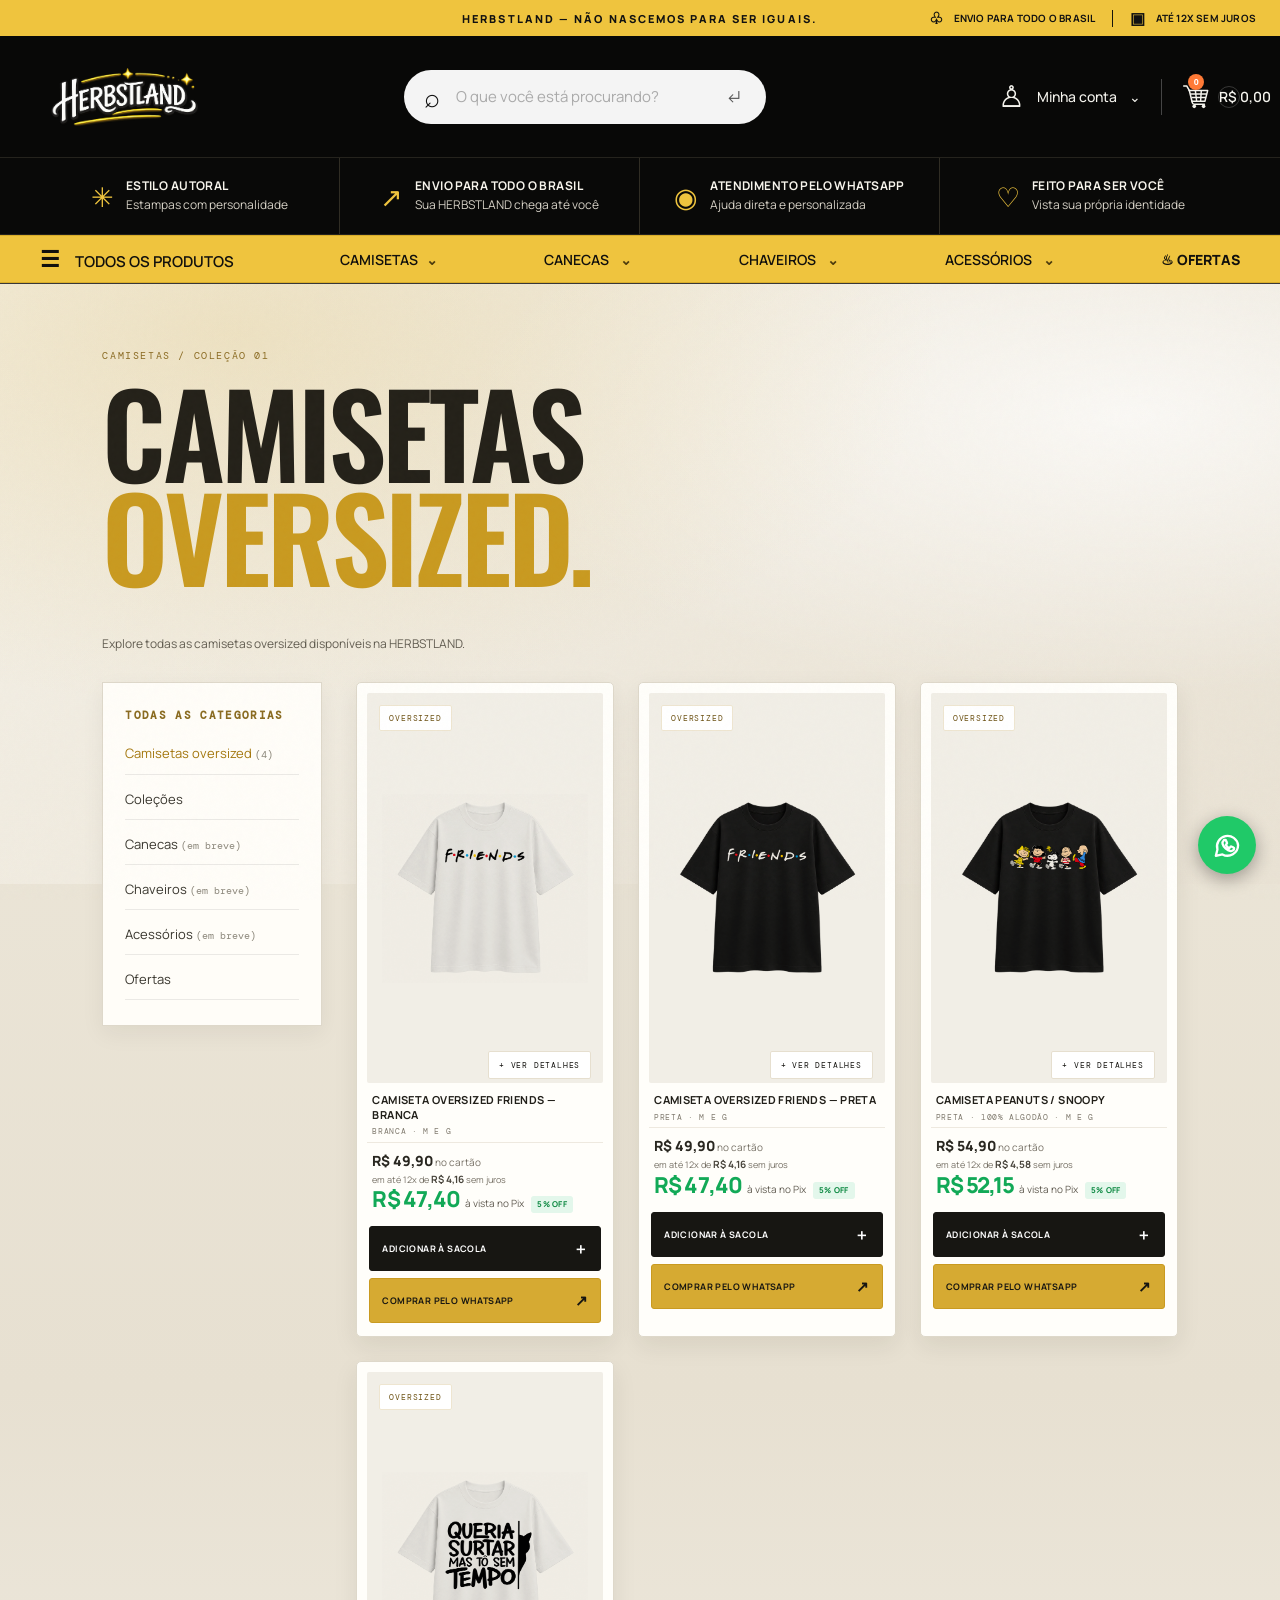
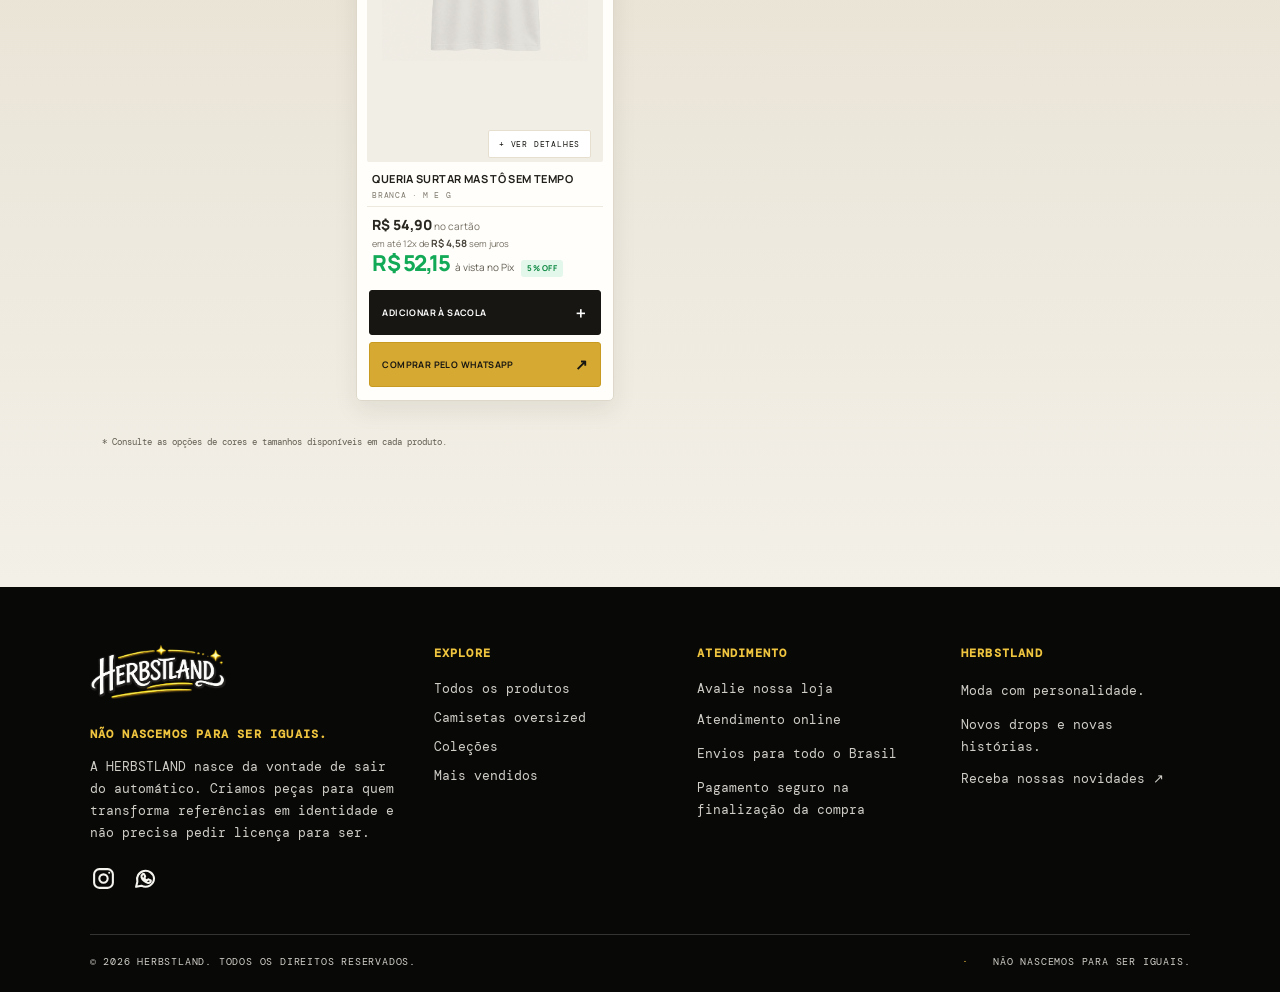
<file: camisetas-oversized.html>
<!doctype html>
<html lang="pt-BR">
<head>
  <meta charset="utf-8" />
  <meta name="viewport" content="width=device-width, initial-scale=1" />
  <meta name="theme-color" content="#11110f" />
  <meta name="description" content="Explore as camisetas oversized da HERBSTLAND." />
  <title>Camisetas Oversized — HERBSTLAND</title>
  <link rel="preconnect" href="https://fonts.googleapis.com">
  <link rel="preconnect" href="https://fonts.gstatic.com" crossorigin>
  <link href="https://fonts.googleapis.com/css2?family=DM+Mono:wght@400;500&family=Manrope:wght@400;500;600;700;800&family=Oswald:wght@400;500;600;700&display=swap" rel="stylesheet">
  <link rel="stylesheet" href="herbstland-v11.css?v=126" />
  <link rel="stylesheet" href="cart-preview.css?v=131">
<link rel="stylesheet" href="site-search.css?v=143">  <link rel="stylesheet" href="vitrine-v144.css?v=144">
  <link rel="stylesheet" href="catalogo-v148.css?v=170">
<link rel="stylesheet" href="herbstland-global-v150.css?v=150">
<link rel="stylesheet" href="herbstland-global-v151.css?v=151">
<link rel="stylesheet" href="herbstland-global-v152.css?v=152">

<body>
<div class="noise" aria-hidden="true"></div>
  <div class="announcement header-promo"><span class="promo-center">HERBSTLAND — NÃO NASCEMOS PARA SER IGUAIS.</span><span class="promo-right"><b>♧</b> ENVIO PARA TODO O BRASIL <i></i> <b>▣</b> ATÉ 12X SEM JUROS</span></div>
<header class="site-header header-v2">
    <div class="header-main-row">
      <a class="wordmark" href="index.html#top" aria-label="HERBSTLAND início"><img src="assets/herbstland-logo.png" alt="HERBSTLAND" /></a>
      <form class="header-search" id="site-search-form" action="index.html" role="search"><label class="sr-only" for="site-search">Pesquisar produtos</label><span aria-hidden="true">⌕</span><input id="site-search" type="search" placeholder="O que você está procurando?" autocomplete="off" /><button type="submit" aria-label="Pesquisar">↵</button><div class="search-feedback" id="search-feedback" role="region" aria-label="Resultados da pesquisa" hidden></div></form>
      <div class="header-actions header-v2-actions"><a class="account-link" href="account.html"><span class="header-icon">♙</span><span>Minha conta</span><span class="chevron">⌄</span></a><a class="cart-trigger" href="carrinho.html" aria-label="Abrir carrinho"><svg class="cart-svg" viewBox="0 0 48 48" role="img" aria-label="Carrinho de compras" xmlns="http://www.w3.org/2000/svg"><path d="M3 5h5l4.5 7.5 5.1 21.2a3.4 3.4 0 0 0 3.3 2.6h17.5" fill="none" stroke="currentColor" stroke-width="2.7" stroke-linecap="round" stroke-linejoin="round"/><path d="M12 13h32l-4.7 18.2H17.2M16 19h26M17.5 25h22M23 14l2 16M33 14l-1 16" fill="none" stroke="currentColor" stroke-width="2.5" stroke-linecap="round" stroke-linejoin="round"/><circle cx="21" cy="40" r="3.1" fill="currentColor"/><circle cx="37" cy="40" r="3.1" fill="currentColor"/></svg><span class="bag-count" id="cart-count">0</span><span class="cart-value" id="header-cart-value">R$ 0,00</span></a><button class="icon-button menu-toggle" aria-label="Abrir menu">☰</button></div>
    </div>
    <section class="home-benefits" aria-label="Vantagens HERBSTLAND">
      <div class="home-benefit"><span>✳</span><div><strong>ESTILO AUTORAL</strong><small>Estampas com personalidade</small></div></div>
      <div class="home-benefit"><span>↗</span><div><strong>ENVIO PARA TODO O BRASIL</strong><small>Sua HERBSTLAND chega até você</small></div></div>
      <div class="home-benefit"><span>◉</span><div><strong>ATENDIMENTO PELO WHATSAPP</strong><small>Ajuda direta e personalizada</small></div></div>
      <div class="home-benefit"><span>♡</span><div><strong>FEITO PARA SER VOCÊ</strong><small>Vista sua própria identidade</small></div></div>
    </section>
    <nav class="category-nav category-nav-v2" aria-label="Categorias de produtos">
      <a class="all-products" onclick="event.preventDefault();var m=document.getElementById('mobile-menu');if(m){m.classList.add('open');m.style.display='flex';m.setAttribute('aria-hidden','false');document.body.style.overflow='hidden';}" href="index.html#mais-vendidos"><span>☰</span> TODOS OS PRODUTOS</a><div class="nav-dropdown"><a href="index.html#mais-vendidos" >CAMISETAS <i>⌄</i></a><div class="nav-dropdown-menu"><a href="camisetas-oversized.html">CAMISETA OVERSIZED</a></div></div><a href="canecas.html">CANECAS <i>⌄</i></a><a href="index.html#mais-vendidos">CHAVEIROS <i>⌄</i></a><a href="index.html#mais-vendidos">ACESSÓRIOS <i>⌄</i></a><a class="offers-link" href="index.html#mais-vendidos">♨ OFERTAS</a>
    </nav>
  </header>

  <main id="top" class="oversized-page">
<section class="shop section-pad" id="loja">
      <div class="section-heading shop-heading"><div><div class="section-index">CAMISETAS / COLEÇÃO 01</div><h2>CAMISETAS<br><em>OVERSIZED.</em></h2></div></div>
      <p class="catalog-intro">Explore todas as camisetas oversized disponíveis na HERBSTLAND.</p>
      <div class="catalog-layout">
        <aside class="category-sidebar" aria-label="Categorias da loja"><h3>TODAS AS CATEGORIAS</h3><a class="active" href="camisetas-oversized.html">Camisetas oversized <small>(4)</small></a><a href="index.html#colecoes">Coleções</a><a href="index.html#loja">Canecas <small>(em breve)</small></a><a href="index.html#loja">Chaveiros <small>(em breve)</small></a><a href="index.html#loja">Acessórios <small>(em breve)</small></a><a href="index.html#loja">Ofertas</a></aside>
        <div class="product-grid" id="product-grid">
        <article class="product-card" data-category="oversized"><a class="product-visual product-photo" href="camiseta-friends.html" aria-label="Ver camiseta Friends branca"><span class="product-tag">OVERSIZED</span><img src="assets/friends-oversized.png" alt="Camiseta oversized Friends branca"><span class="quick-label">+ VER DETALHES</span></a><div class="product-info"><div><h3>CAMISETA OVERSIZED FRIENDS — BRANCA</h3><p>BRANCA · M E G</p></div><strong>R$ 49,90</strong></div><div class="catalog-payment-info"><p class="catalog-card-price"><strong>R$ 49,90</strong> <span>no cartão</span></p><p class="catalog-installments">em até 12x de <strong>R$ 4,16</strong> sem juros</p><p class="catalog-pix-price"><strong>R$ 47,40</strong> <span>à vista no Pix</span> <b>5% OFF</b></p></div><div class="catalog-product-actions"><button type="button" class="catalog-add-btn" data-quick="friends" data-color="Branco">ADICIONAR À SACOLA <span>＋</span></button><a class="catalog-whatsapp-btn" href="https://wa.me/5511941466298?text=Ol%C3%A1%21%20Tenho%20interesse%20na%20CAMISETA%20OVERSIZED%20FRIENDS%20BRANCA%20%28R%24%2049%2C90%29." target="_blank" rel="noopener noreferrer">COMPRAR PELO WHATSAPP <span>↗</span></a></div></article>
        <article class="product-card" data-category="oversized"><a class="product-visual product-photo" href="camiseta-friends-preta.html" aria-label="Ver camiseta Friends preta"><span class="product-tag">OVERSIZED</span><img src="assets/friends-oversized-preta.png" alt="Camiseta oversized Friends preta"><span class="quick-label">+ VER DETALHES</span></a><div class="product-info"><div><h3>CAMISETA OVERSIZED FRIENDS — PRETA</h3><p>PRETA · M E G</p></div><strong>R$ 49,90</strong></div><div class="catalog-payment-info"><p class="catalog-card-price"><strong>R$ 49,90</strong> <span>no cartão</span></p><p class="catalog-installments">em até 12x de <strong>R$ 4,16</strong> sem juros</p><p class="catalog-pix-price"><strong>R$ 47,40</strong> <span>à vista no Pix</span> <b>5% OFF</b></p></div><div class="catalog-product-actions"><button type="button" class="catalog-add-btn" data-quick="friends" data-color="Preto">ADICIONAR À SACOLA <span>＋</span></button><a class="catalog-whatsapp-btn" href="https://wa.me/5511941466298?text=Ol%C3%A1%21%20Tenho%20interesse%20na%20CAMISETA%20OVERSIZED%20FRIENDS%20PRETA%20%28R%24%2049%2C90%29." target="_blank" rel="noopener noreferrer">COMPRAR PELO WHATSAPP <span>↗</span></a></div></article>
        <article class="product-card" data-category="oversized"><a class="product-visual product-photo" href="camiseta-peanuts-snoopy.html" aria-label="Ver camiseta Peanuts Snoopy"><span class="product-tag">OVERSIZED</span><img src="assets/peanuts-oversized.png" alt="Camiseta oversized preta com personagens Peanuts"><span class="quick-label">+ VER DETALHES</span></a><div class="product-info"><div><h3>CAMISETA PEANUTS / SNOOPY</h3><p>PRETA · 100% ALGODÃO · M E G</p></div><strong>R$ 54,90</strong></div><div class="catalog-payment-info">
      <p class="catalog-card-price"><strong>R$ 54,90</strong> <span>no cartão</span></p>
      <p class="catalog-installments">em até 12x de <strong>R$ 4,58</strong> sem juros</p>
      <p class="catalog-pix-price"><strong>R$ 52,15</strong> <span>à vista no Pix</span> <b>5% OFF</b></p>
    </div><div class="catalog-product-actions"><button type="button" class="catalog-add-btn" data-quick="peanuts">ADICIONAR À SACOLA <span>＋</span></button><a class="catalog-whatsapp-btn" href="https://wa.me/5511941466298?text=Ol%C3%A1%21%20Tenho%20interesse%20na%20CAMISETA%20PEANUTS%20%2F%20SNOOPY%20%28R%24%2054%2C90%29." target="_blank" rel="noopener noreferrer">COMPRAR PELO WHATSAPP <span>↗</span></a></div></article>
        <article class="product-card" data-category="oversized"><a class="product-visual product-photo" href="camiseta-queria-surtar.html" aria-label="Ver camiseta Queria Surtar"><span class="product-tag">OVERSIZED</span><img src="assets/queria-surtar-oversized.png" alt="Camiseta branca Queria Surtar Mas Tô Sem Tempo"><span class="quick-label">+ VER DETALHES</span></a><div class="product-info"><div><h3>QUERIA SURTAR MAS TÔ SEM TEMPO</h3><p>BRANCA · M E G</p></div><strong>R$ 54,90</strong></div><div class="catalog-payment-info">
      <p class="catalog-card-price"><strong>R$ 54,90</strong> <span>no cartão</span></p>
      <p class="catalog-installments">em até 12x de <strong>R$ 4,58</strong> sem juros</p>
      <p class="catalog-pix-price"><strong>R$ 52,15</strong> <span>à vista no Pix</span> <b>5% OFF</b></p>
    </div><div class="catalog-product-actions"><button type="button" class="catalog-add-btn" data-quick="surtar">ADICIONAR À SACOLA <span>＋</span></button><a class="catalog-whatsapp-btn" href="https://wa.me/5511941466298?text=Ol%C3%A1%21%20Tenho%20interesse%20na%20CAMISETA%20QUERIA%20SURTAR%20MAS%20T%C3%94%20SEM%20TEMPO%20%28R%24%2054%2C90%29." target="_blank" rel="noopener noreferrer">COMPRAR PELO WHATSAPP <span>↗</span></a></div></article>
      </div></div>
      <p class="shop-note">* Consulte as opções de cores e tamanhos disponíveis em cada produto.</p>
    </section>
  </main>

    <footer class="footer footer-expanded" id="informacoes">
    <div class="footer-main"><div class="footer-about"><a class="wordmark" href="index.html#top"><img src="assets/herbstland-logo.png" alt="HERBSTLAND" /></a><p>NÃO NASCEMOS PARA SER IGUAIS.</p><span>A HERBSTLAND nasce da vontade de sair do automático. Criamos peças para quem transforma referências em identidade e não precisa pedir licença para ser.</span><div class="footer-social-icons" aria-label="Redes sociais"><a href="https://www.instagram.com/herbstland_personalizados/" target="_blank" rel="noopener noreferrer" aria-label="Instagram HERBSTLAND" title="Instagram"><svg viewBox="0 0 24 24" aria-hidden="true"><rect x="3" y="3" width="18" height="18" rx="5"/><circle cx="12" cy="12" r="4"/><circle class="icon-dot" cx="17.5" cy="6.5" r="1"/></svg></a><a href="https://wa.me/5511941466298" target="_blank" rel="noopener noreferrer" aria-label="WhatsApp HERBSTLAND" title="WhatsApp"><svg viewBox="0 0 24 24" aria-hidden="true"><path d="M20.2 11.8a8.2 8.2 0 0 1-12.1 7.1L3 20l1.2-4.9a8.2 8.2 0 1 1 16-3.3Z"/><path d="M9 8.2c.2-.5.5-.5.8-.5h.5c.2 0 .4.1.5.4l.8 1.8c.1.2.1.4-.1.6l-.6.7c-.2.2-.2.4 0 .6.5.9 1.2 1.6 2.1 2.1.2.1.4.1.6-.1l.8-.9c.2-.2.4-.2.6-.1l1.7.8c.3.1.4.3.4.5 0 .4-.2 1.2-.7 1.6-.5.5-1.2.7-2 .6-1.1-.2-2.5-.8-3.9-2.1-1.2-1.1-2-2.4-2.3-3.5-.3-1 .1-1.9.8-2.5Z"/></svg></a></div></div>
      <div class="footer-column"><h3>EXPLORE</h3><a href="index.html#mais-vendidos">Todos os produtos</a><a href="camisetas-oversized.html">Camisetas oversized</a><a href="camisetas-oversized.html">Coleções</a><a href="index.html#mais-vendidos">Mais vendidos</a></div>
      <div class="footer-column"><h3>ATENDIMENTO</h3><a href="index.html#avaliacoes">Avalie nossa loja</a><span>Atendimento online</span><span>Envios para todo o Brasil</span><span>Pagamento seguro na finalização da compra</span></div>
      <div class="footer-column"><h3>HERBSTLAND</h3><span>Moda com personalidade.</span><span>Novos drops e novas histórias.</span><a href="index.html#newsletter-form">Receba nossas novidades ↗</a></div></div>
    <div class="footer-bottom"><span>© 2026 HERBSTLAND. TODOS OS DIREITOS RESERVADOS.</span><span>NÃO NASCEMOS PARA SER IGUAIS.</span></div>
  </footer>

  <div class="overlay" id="overlay"></div>
  <aside class="cart-drawer cart-preview-drawer" id="cart-drawer" aria-label="Sacola de compras" aria-hidden="true"><div class="drawer-head"><span>SUA BAG <small id="drawer-count">(0)</small></span><button class="close-drawer" aria-label="Fechar sacola">×</button></div><div id="cart-items" class="cart-items"><p class="empty-cart">Sua sacola está vazia.<br>O próximo passo é seu.</p></div><div class="cart-bottom"><div><span>SUBTOTAL</span><strong id="cart-total">R$ 0,00</strong></div><button id="checkout-button" disabled>CONTINUAR PARA PAGAMENTO ↗</button><small>O pagamento via Mercado Pago será ativado na etapa de integração.</small></div></aside>
  <div class="quick-modal" id="quick-modal" role="dialog" aria-modal="true" aria-hidden="true"><button class="modal-close" aria-label="Fechar">×</button><div class="modal-visual" id="modal-visual"></div><div class="modal-details"><p class="eyebrow">HERBSTLAND / DROP 001</p><h2 id="modal-title">CAMISETA MANIFESTO</h2><p id="modal-description">Uma peça para expressar o que não cabe no óbvio.</p><strong id="modal-price">R$ 89,90</strong><label for="color-select">SELECIONE A COR</label><select id="color-select"></select><label for="size-select">SELECIONE O TAMANHO</label><select id="size-select"><option value="M">M</option><option value="G">G</option></select><button id="add-to-cart">ADICIONAR À BAG ↗</button><small>Consulte disponibilidade e medidas antes da compra.</small></div></div>
  
  <script>
  // Remove títulos decorativos órfãos de versões anteriores que possam invadir o hero.
  document.addEventListener('DOMContentLoaded', () => {
    const header = document.querySelector('.site-header');
    document.querySelectorAll('body *').forEach((el) => {
      if (el === header || header?.contains(el) || el.children.length > 0) return;
      const label = (el.textContent || '').replace(/\s+/g, ' ').trim().toUpperCase();
      if (label === 'MANIFESTO' && !el.closest('nav, footer, .intro, .mobile-menu')) el.remove();
    });
  });
</script>
<script src="script.js?v=23"></script>

<a class="whatsapp-float" href="https://wa.me/5511941466298" target="_blank" rel="noopener noreferrer" aria-label="Fale com a HERBSTLAND pelo WhatsApp" title="Fale conosco pelo WhatsApp"><svg viewBox="0 0 24 24" aria-hidden="true"><path d="M20.2 11.8a8.2 8.2 0 0 1-12.1 7.1L3 20l1.2-4.9a8.2 8.2 0 1 1 16-3.3Z"/><path d="M9 8.2c.2-.5.5-.5.8-.5h.5c.2 0 .4.1.5.4l.8 1.8c.1.2.1.4-.1.6l-.6.7c-.2.2-.2.4 0 .6.5.9 1.2 1.6 2.1 2.1.2.1.4.1.6-.1l.8-.9c.2-.2.4-.2.6-.1l1.7.8c.3.1.4.3.4.5 0 .4-.2 1.2-.7 1.6-.5.5-1.2.7-2 .6-1.1-.2-2.5-.8-3.9-2.1-1.2-1.1-2-2.4-2.3-3.5-.3-1 .1-1.9.8-2.5Z"/></svg></a>
<div class="mobile-menu" id="mobile-menu" aria-hidden="true"><button class="mobile-menu-close" type="button" onclick="var m=document.getElementById('mobile-menu');if(m){m.classList.remove('open');m.setAttribute('aria-hidden','true');document.body.style.overflow='';}" aria-label="Fechar menu">×</button><p class="mobile-menu-title">TODAS AS CATEGORIAS</p><a href="index.html#loja">TODOS OS PRODUTOS ↗</a><a href="camisetas-oversized.html">CAMISETAS OVERSIZED ↗</a><a href="index.html#colecoes">COLEÇÕES ↗</a><a href="canecas.html">CANECAS ↗</a><a href="index.html#loja">CHAVEIROS <small>(EM BREVE)</small> ↗</a><a href="index.html#loja">ACESSÓRIOS <small>(EM BREVE)</small> ↗</a><a href="index.html#loja">OFERTAS ↗</a></div><style>
@media(max-width:760px){
 .category-nav-v2{display:flex!important;height:44px!important;min-height:44px!important;justify-content:flex-start!important;overflow:hidden!important;padding:0 5vw!important;border-top:1px solid rgba(255,255,255,.18)!important}
 .category-nav-v2>a:not(.all-products),.category-nav-v2>.nav-dropdown{display:none!important}
 .category-nav-v2 .all-products{display:flex!important;align-items:center!important;gap:10px!important;width:100%!important;height:44px!important;font:700 13px var(--body)!important;color:#f5f3ed!important;white-space:nowrap!important}
 .category-nav-v2 .all-products span{font-size:21px!important}
 .header-v2-actions .menu-toggle{display:none!important}
}
.mobile-menu{position:fixed!important;inset:0!important;z-index:1000!important;background:#090909!important;color:#f5f3ed!important;display:flex!important;flex-direction:column!important;justify-content:center!important;gap:clamp(12px,2.2vh,20px)!important;padding:76px 9vw 42px!important;overflow-y:auto!important;transform:translateY(-110%)!important;visibility:hidden!important;opacity:0!important;pointer-events:none!important;transition:transform .35s ease,opacity .25s ease!important}
.mobile-menu.open{transform:translateY(0)!important;visibility:visible!important;opacity:1!important;pointer-events:auto!important}
@media(max-width:760px){.category-nav-v2 .all-products{display:flex!important;visibility:visible!important;opacity:1!important;pointer-events:auto!important;cursor:pointer!important}.mobile-menu.open{display:flex!important;z-index:99999!important;position:fixed!important;inset:0!important}}
.mobile-menu .mobile-menu-title{margin:0 0 8px!important;color:#d6aa32!important;font:700 11px var(--mono)!important;letter-spacing:.18em!important}
.mobile-menu a{font:700 clamp(23px,6vw,38px)/1.05 var(--display)!important;color:#f5f3ed!important}
.mobile-menu a small{font:9px var(--mono)!important;color:#d6aa32!important}
.mobile-menu-close{position:absolute!important;right:6vw!important;top:22px!important;border:0!important;background:none!important;color:#f5f3ed!important;font-size:34px!important}
</style><script>
(()=>{const menu=document.getElementById('mobile-menu');if(!menu)return;const open=()=>{menu.classList.add('open');menu.setAttribute('aria-hidden','false');document.body.style.overflow='hidden'};const close=()=>{menu.classList.remove('open');menu.setAttribute('aria-hidden','true');document.body.style.overflow=''};document.querySelectorAll('.all-products,.menu-toggle').forEach(el=>el.addEventListener('click',e=>{if(window.matchMedia('(max-width:760px)').matches){e.preventDefault();open()}}));const x=menu.querySelector('.mobile-menu-close');if(x)x.addEventListener('click',close);menu.querySelectorAll('a').forEach(a=>a.addEventListener('click',close));document.addEventListener('keydown',e=>{if(e.key==='Escape')close()});})();
</script><style>
/* V40 — menu de categorias também disponível no DESKTOP */
@media (min-width: 761px){
  .mobile-menu.open{
    display:flex!important; visibility:visible!important; opacity:1!important; pointer-events:auto!important;
    position:fixed!important; inset: auto auto auto 3.1vw!important;
    top:230px!important; width:min(370px, calc(100vw - 48px))!important; height:auto!important; max-height:calc(100vh - 250px)!important;
    overflow-y:auto!important; transform:translateY(0)!important; z-index:999999!important;
    background:#0b0b0a!important; color:#f5f3ed!important; border:1px solid rgba(214,170,50,.55)!important;
    box-shadow:0 18px 45px rgba(0,0,0,.45), 0 0 0 100vmax rgba(0,0,0,.42)!important;
    padding:30px 30px 28px!important; gap:17px!important; justify-content:flex-start!important;
  }
  .mobile-menu.open .mobile-menu-title{font-size:11px!important;color:#d6aa32!important;margin:0 0 8px!important}
  .mobile-menu.open a{font:600 17px/1.25 var(--body)!important;letter-spacing:.04em!important;color:#f5f3ed!important;padding:3px 0!important}
  .mobile-menu.open a:hover{color:#d6aa32!important}
  .mobile-menu.open .mobile-menu-close{top:17px!important;right:20px!important;font-size:27px!important;color:#f5f3ed!important}
  .category-nav-v2 .all-products{cursor:pointer!important}
}
</style><script>
(()=>{const panel=document.getElementById("mobile-menu");if(!panel)return;const trigger=document.querySelector(".category-nav-v2 .all-products");const close=()=>{panel.classList.remove("open");panel.setAttribute("aria-hidden","true");document.body.style.overflow=""};if(trigger){trigger.addEventListener("click",e=>{e.preventDefault();panel.classList.add("open");panel.setAttribute("aria-hidden","false");document.body.style.overflow="hidden"})}panel.addEventListener("click",e=>{if(e.target===panel)close()});document.addEventListener("keydown",e=>{if(e.key==="Escape")close()});panel.querySelectorAll("a").forEach(a=>a.addEventListener("click",close));})();
</script><script src="cart-preview.js?v=131"></script>
<script src="site-search.js?v=143"></script></body>
</html>
</file>
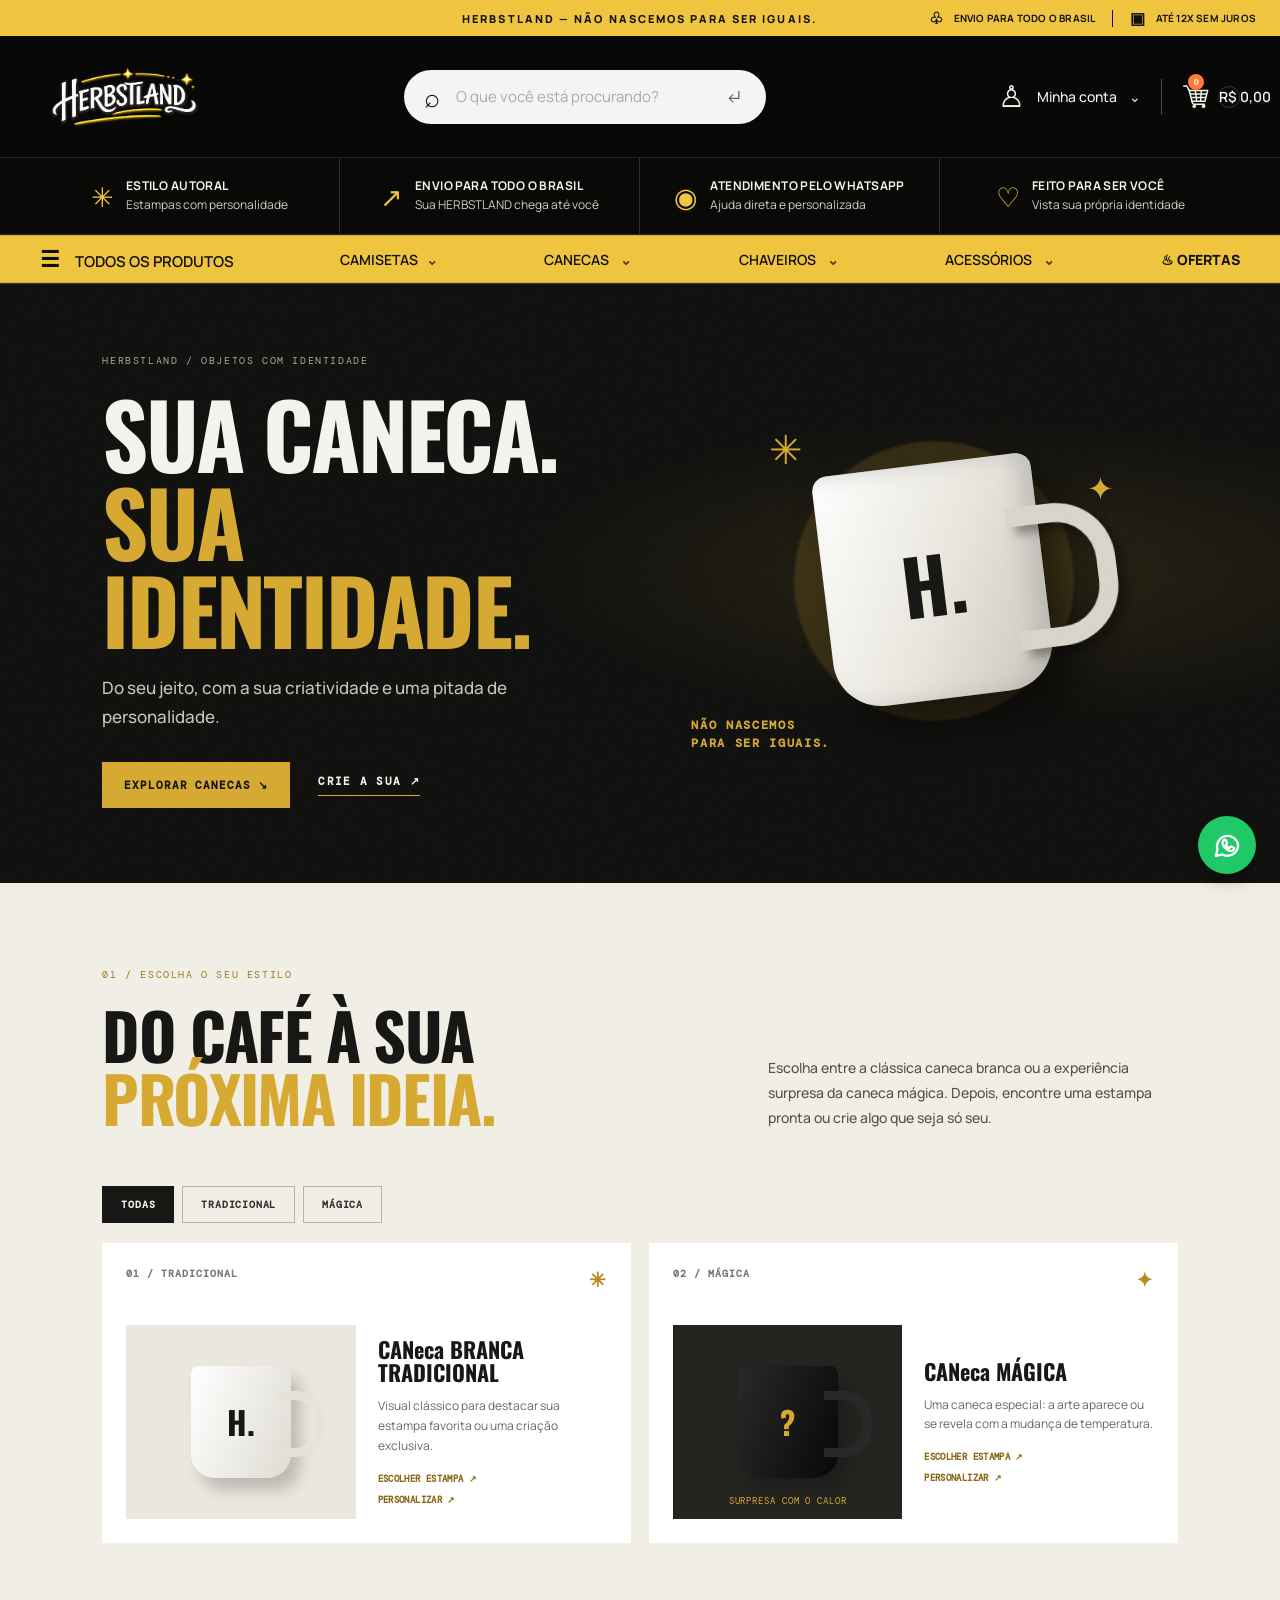
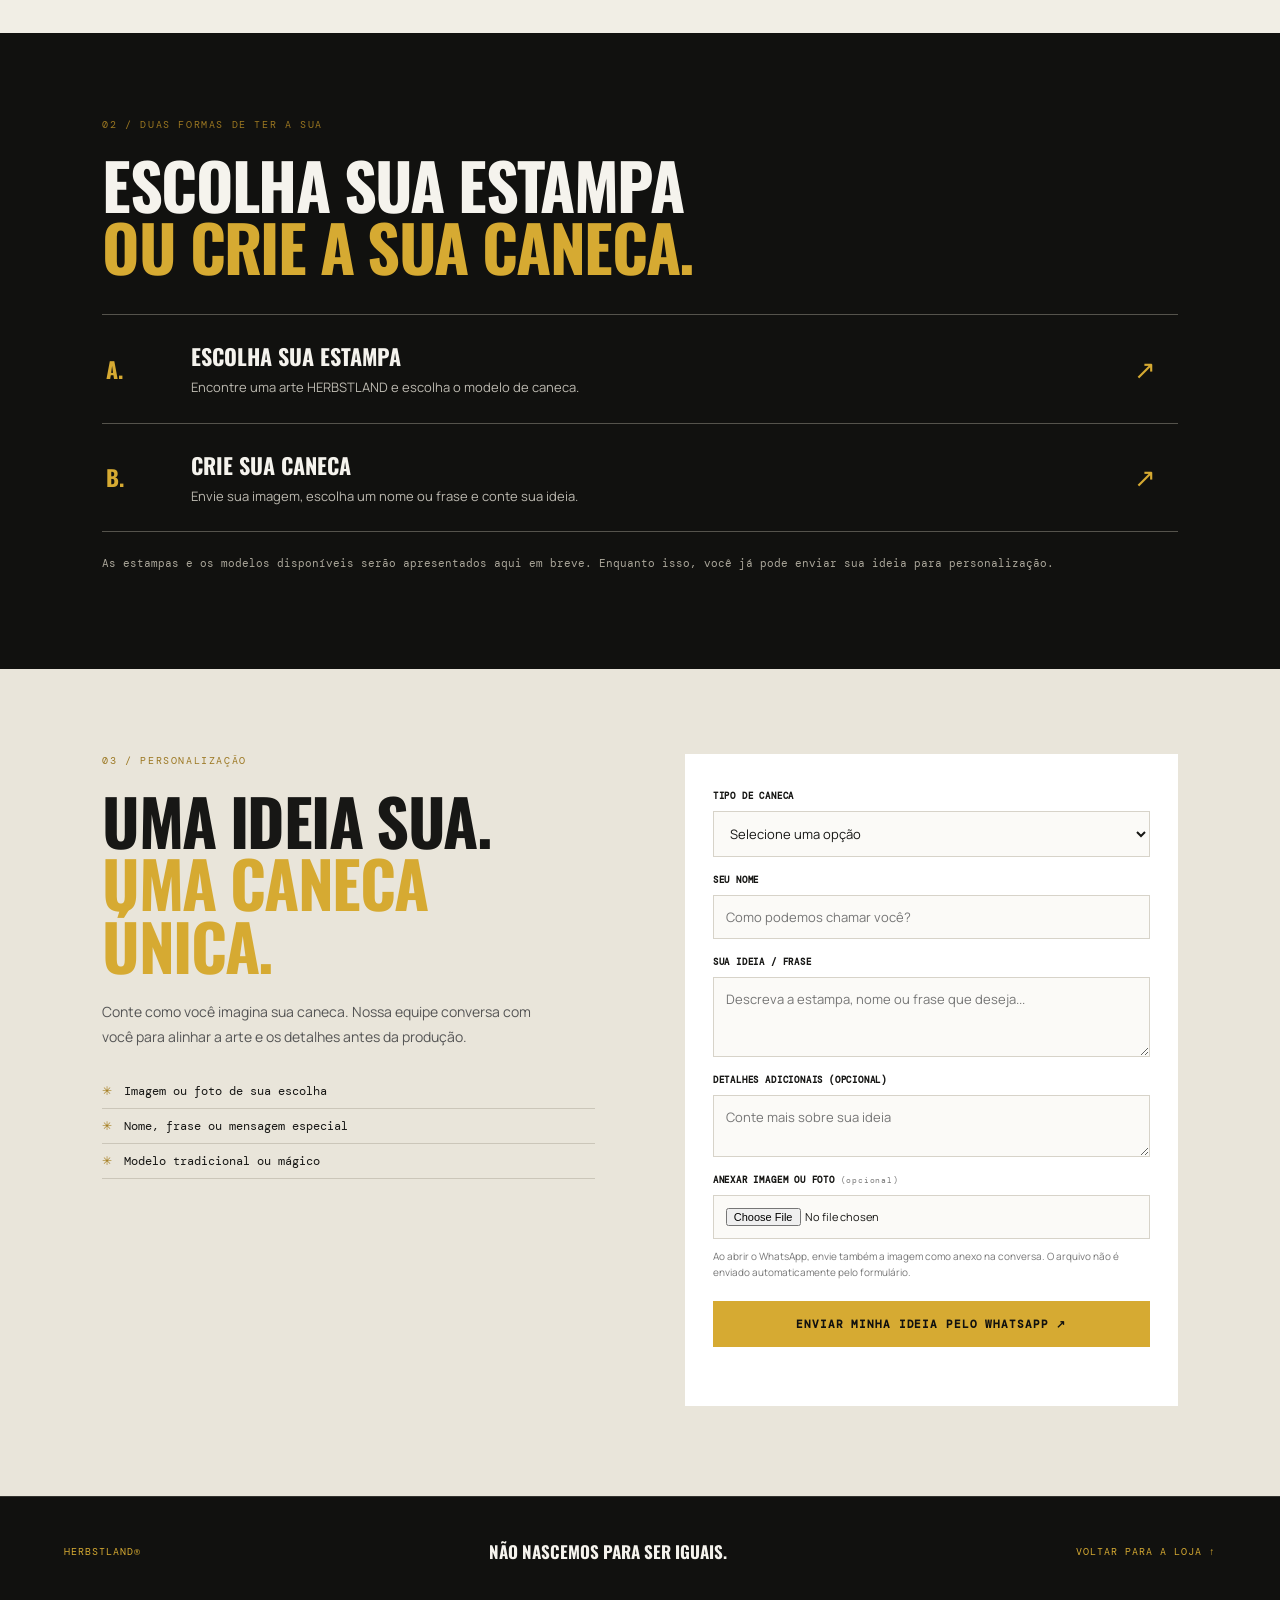
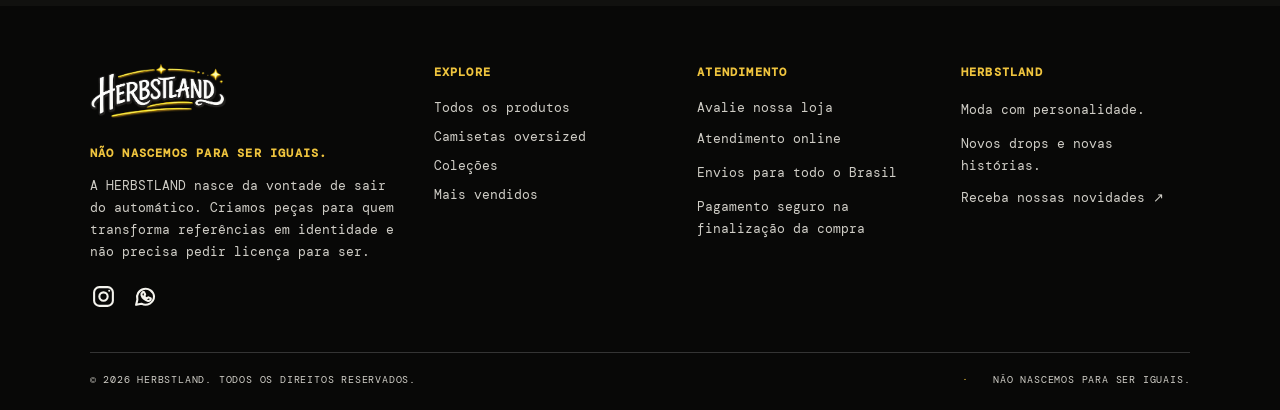
<file: canecas.html>
<!doctype html><html lang="pt-BR"><head><meta charset="utf-8"><meta name="viewport" content="width=device-width, initial-scale=1"><meta name="theme-color" content="#11110f"><meta name="description" content="Canecas tradicionais e mágicas personalizadas HERBSTLAND. Escolha uma estampa ou crie a sua."><title>Canecas Personalizadas — HERBSTLAND</title><link rel="preconnect" href="https://fonts.googleapis.com"><link rel="preconnect" href="https://fonts.gstatic.com" crossorigin><link href="https://fonts.googleapis.com/css2?family=DM+Mono:wght@400;500&family=Manrope:wght@400;500;600;700;800&family=Oswald:wght@400;500;600;700&display=swap" rel="stylesheet"><link rel="stylesheet" href="herbstland-v11.css?v=126">
<style>
.mugs-page{background:#11110f;color:#f5f3ed}.mugs-hero{min-height:530px;display:grid;grid-template-columns:1.05fr .95fr;align-items:center;gap:4vw;padding-top:70px;padding-bottom:75px;background:radial-gradient(ellipse at 78% 48%,rgba(214,170,50,.12),transparent 34%)}
.mugs-hero-copy h1,.mugs-intro h2,.mug-designs h2,.personalize-copy h2{font:700 clamp(48px,7vw,94px)/.98 var(--display);letter-spacing:-.025em;margin:22px 0}.mugs-hero-copy h1 em,.mugs-intro h2 em,.mug-designs h2 em,.personalize-copy h2 em{color:#d6aa32;font-style:normal}.mugs-hero-copy>p{font:500 17px/1.7 var(--body);color:#c7c4ba;max-width:430px}.mugs-hero-actions{display:flex;align-items:center;gap:28px;margin-top:30px}.mugs-hero-actions .button,.mug-form .button{display:inline-flex;align-items:center;justify-content:center;padding:16px 22px;background:#d6aa32;color:#11110f;font:800 11px var(--mono);letter-spacing:.08em;text-decoration:none;border:0}.text-link{font:700 11px var(--mono);color:#f5f3ed;text-decoration:none;border-bottom:1px solid #d6aa32;padding:0 0 7px}.mug-hero-art{height:390px;position:relative;display:flex;align-items:center;justify-content:center}.mug-sun{position:absolute;width:280px;height:280px;border-radius:50%;background:#d6aa32;opacity:.16;filter:blur(1px)}.mug-shape{position:relative;width:220px;height:235px;border-radius:15px 15px 48px 48px;background:linear-gradient(115deg,#fff 0%,#e8e5dc 55%,#c9c5ba 100%);box-shadow:20px 25px 40px #0008,inset -13px 0 20px #aaa8;display:grid;place-items:center;transform:rotate(-7deg)}.mug-shape:after{content:"";position:absolute;right:-73px;top:54px;width:85px;height:105px;border:19px solid #d8d5cb;border-left:0;border-radius:0 60px 60px 0;filter:drop-shadow(8px 8px 5px #0005)}.mug-shape span{font:700 76px var(--display);color:#171715;z-index:1}.mug-caption{position:absolute;right:0;bottom:24px;font:700 12px/1.5 var(--mono);letter-spacing:.14em;color:#d6aa32}.spark{position:absolute;color:#d6aa32;font-style:normal}.spark-one{font-size:40px;top:35px;left:16%}.spark-two{font-size:32px;right:13%;top:80px}.mugs-intro{padding-top:85px;padding-bottom:90px;background:#f1eee5;color:#171715}.mugs-intro .section-index,.mug-designs .section-index,.personalize-section .section-index{color:#9b7721}.mugs-intro-row{display:flex;justify-content:space-between;align-items:end;gap:5vw}.mugs-intro h2,.mug-designs h2,.personalize-copy h2{font-size:clamp(38px,5vw,65px)}.mugs-intro-row>p{max-width:410px;color:#55534c;font:500 14px/1.8 var(--body);margin:0 0 20px}.mug-filters{display:flex;gap:8px;margin:35px 0 20px}.mug-filter{background:transparent;border:1px solid #b9b4a8;padding:11px 18px;font:700 10px var(--mono);letter-spacing:.08em;color:#333}.mug-filter.active{background:#171715;color:#f5f3ed;border-color:#171715}.mug-options-grid{display:grid;grid-template-columns:1fr 1fr;gap:18px}.mug-option{background:#fff;padding:24px;display:grid;grid-template-columns:1fr 1fr;gap:14px 22px;min-height:300px}.option-top{grid-column:1/-1;display:flex;justify-content:space-between;font:700 10px var(--mono);letter-spacing:.1em;color:#777}.option-mark{font-size:20px;color:#b68b20}.option-illustration{min-height:175px;display:flex;align-items:center;justify-content:center;position:relative;overflow:hidden}.white-mug{background:#eae7de}.dark-mug{background:#242421}.mini-cup{position:relative;width:100px;height:112px;border-radius:8px 8px 24px 24px;background:linear-gradient(110deg,#fff,#dedbd2);box-shadow:9px 12px 15px #0003;display:grid;place-items:center}.mini-cup:after{content:"";position:absolute;right:-34px;top:25px;width:39px;height:48px;border:9px solid #e5e2d9;border-left:0;border-radius:0 30px 30px 0}.mini-cup b{font:700 32px var(--display);color:#171715}.dark-mug .mini-cup{background:linear-gradient(110deg,#292929,#080808)}.dark-mug .mini-cup:after{border-color:#292929}.dark-mug .mini-cup b{color:#d6aa32}.heat-note{position:absolute;bottom:12px;left:0;right:0;text-align:center;font:9px var(--mono);letter-spacing:.1em;color:#d6aa32}.option-copy{align-self:center}.option-copy h3{font:700 22px/1.05 var(--display);margin:0 0 12px}.option-copy p{font:12px/1.65 var(--body);color:#666}.option-actions{display:flex;flex-direction:column;gap:9px;margin-top:17px}.option-actions a{font:700 9px var(--mono);letter-spacing:.04em;color:#8c6919;text-decoration:none}.mug-designs{padding-top:85px;padding-bottom:85px}.mug-designs h2{color:#f5f3ed}.design-paths{border-top:1px solid #55534c;margin-top:36px}.design-path{display:grid;grid-template-columns:70px 1fr 40px;align-items:center;gap:15px;padding:25px 4px;border-bottom:1px solid #55534c;text-decoration:none;color:#f5f3ed}.path-number{font:700 22px var(--display);color:#d6aa32}.design-path h3{font:700 22px var(--display);margin:0 0 6px}.design-path p{font:13px/1.5 var(--body);color:#bcb9b0;margin:0}.path-arrow{font-size:26px;color:#d6aa32}.coming-note{font:11px/1.7 var(--mono);color:#aaa69a;margin-top:22px}.personalize-section{display:grid;grid-template-columns:1fr 1fr;gap:7vw;padding-top:85px;padding-bottom:90px;background:#e9e5da;color:#171715}.personalize-copy>p{font:14px/1.8 var(--body);color:#555;max-width:450px}.personalize-copy ul{list-style:none;padding:0;margin:25px 0}.personalize-copy li{padding:9px 0;border-bottom:1px solid #cbc6b9;font:12px var(--mono)}.personalize-copy li:before{content:"✳";color:#a47c1c;margin-right:12px}.mug-form{background:#fff;padding:28px;display:flex;flex-direction:column;gap:9px}.mug-form label{font:700 9px var(--mono);letter-spacing:.09em;margin-top:8px}.mug-form input,.mug-form select,.mug-form textarea{width:100%;border:1px solid #d7d3c9;background:#fbfaf7;padding:12px;font:13px var(--body);color:#171715;border-radius:0}.mug-form input[type=file]{font-size:11px}.mug-form .file-label small{font-weight:400;color:#777}.form-help{font:10px/1.6 var(--body);color:#777}.mug-form .button{margin-top:12px;cursor:pointer}.form-feedback{font:11px var(--mono);color:#6d5418}.mugs-bottom-note{padding:42px 5vw;display:flex;justify-content:space-between;align-items:center;gap:20px;border-top:1px solid #34332f}.mugs-bottom-note span,.mugs-bottom-note a{font:10px var(--mono);letter-spacing:.1em;color:#d6aa32;text-decoration:none}.mugs-bottom-note p{font:700 17px var(--display);margin:0}
.active-category{color:#d6aa32!important}
@media(max-width:760px){.mugs-hero{grid-template-columns:1fr;padding-top:48px;padding-bottom:35px;min-height:0}.mugs-hero-copy h1{font-size:clamp(48px,13vw,70px)}.mug-hero-art{height:280px;margin-top:0}.mug-shape{transform:scale(.78) rotate(-7deg)}.mug-caption{right:3%;bottom:4px}.mugs-intro,.mug-designs,.personalize-section{padding-top:58px;padding-bottom:60px}.mugs-intro-row{display:block}.mugs-intro-row>p{margin-top:18px}.mugs-intro h2,.mug-designs h2,.personalize-copy h2{font-size:clamp(37px,10vw,54px)}.mug-options-grid{grid-template-columns:1fr}.mug-option{grid-template-columns:.9fr 1.1fr;padding:17px;min-height:250px}.option-illustration{min-height:155px}.option-copy h3{font-size:19px}.personalize-section{grid-template-columns:1fr;gap:22px}.mug-form{padding:20px}.mugs-bottom-note{flex-direction:column;align-items:flex-start}.design-path{grid-template-columns:38px 1fr 25px}.design-path h3{font-size:19px}}
</style>
<script>
document.addEventListener('DOMContentLoaded',()=>{
 const filters=[...document.querySelectorAll('.mug-filter')], cards=[...document.querySelectorAll('.mug-option')];
 filters.forEach(btn=>btn.addEventListener('click',()=>{filters.forEach(x=>x.classList.toggle('active',x===btn));const f=btn.dataset.filter;cards.forEach(card=>card.hidden=f!=='all'&&card.dataset.mug!==f)}));
 const form=document.getElementById('mug-order-form');if(form)form.addEventListener('submit',e=>{e.preventDefault();const kind=document.getElementById('mug-kind').value,name=document.getElementById('mug-name').value.trim(),art=document.getElementById('mug-art').value.trim(),notes=document.getElementById('mug-notes').value.trim(),file=document.getElementById('mug-file').files[0];let msg='Olá! Gostaria de personalizar uma caneca HERBSTLAND.

Tipo: '+kind+'
Nome: '+name+'
Minha ideia: '+(art||'A combinar')+'
Detalhes: '+(notes||'Nenhum');if(file)msg+='

Vou anexar a imagem '+file.name+' nesta conversa.';window.open('https://wa.me/5511941466298?text='+encodeURIComponent(msg),'_blank','noopener');document.getElementById('mug-form-feedback').textContent='Sua mensagem foi preparada no WhatsApp. Não esqueça de anexar sua imagem, se selecionou uma.';});
});
</script>
  <link rel="stylesheet" href="cart-preview.css?v=131">
<link rel="stylesheet" href="site-search.css?v=143">  <link rel="stylesheet" href="vitrine-v144.css?v=144">
<link rel="stylesheet" href="herbstland-global-v150.css?v=150">
<link rel="stylesheet" href="herbstland-global-v151.css?v=151">
<link rel="stylesheet" href="herbstland-global-v152.css?v=152">
<body>
<div class="noise" aria-hidden="true"></div>
  <div class="announcement header-promo"><span class="promo-center">HERBSTLAND — NÃO NASCEMOS PARA SER IGUAIS.</span><span class="promo-right"><b>♧</b> ENVIO PARA TODO O BRASIL <i></i> <b>▣</b> ATÉ 12X SEM JUROS</span></div>
<header class="site-header header-v2">
    <div class="header-main-row">
      <a class="wordmark" href="index.html#top" aria-label="HERBSTLAND início"><img src="assets/herbstland-logo.png" alt="HERBSTLAND" /></a>
      <form class="header-search" id="site-search-form" action="index.html" role="search"><label class="sr-only" for="site-search">Pesquisar produtos</label><span aria-hidden="true">⌕</span><input id="site-search" type="search" placeholder="O que você está procurando?" autocomplete="off" /><button type="submit" aria-label="Pesquisar">↵</button><div class="search-feedback" id="search-feedback" role="region" aria-label="Resultados da pesquisa" hidden></div></form>
      <div class="header-actions header-v2-actions"><a class="account-link" href="account.html"><span class="header-icon">♙</span><span>Minha conta</span><span class="chevron">⌄</span></a><a class="cart-trigger" href="carrinho.html" aria-label="Abrir carrinho"><svg class="cart-svg" viewBox="0 0 48 48" role="img" aria-label="Carrinho de compras" xmlns="http://www.w3.org/2000/svg"><path d="M3 5h5l4.5 7.5 5.1 21.2a3.4 3.4 0 0 0 3.3 2.6h17.5" fill="none" stroke="currentColor" stroke-width="2.7" stroke-linecap="round" stroke-linejoin="round"/><path d="M12 13h32l-4.7 18.2H17.2M16 19h26M17.5 25h22M23 14l2 16M33 14l-1 16" fill="none" stroke="currentColor" stroke-width="2.5" stroke-linecap="round" stroke-linejoin="round"/><circle cx="21" cy="40" r="3.1" fill="currentColor"/><circle cx="37" cy="40" r="3.1" fill="currentColor"/></svg><span class="bag-count" id="cart-count">0</span><span class="cart-value" id="header-cart-value">R$ 0,00</span></a><button class="icon-button menu-toggle" aria-label="Abrir menu">☰</button></div>
    </div>
    <section class="home-benefits" aria-label="Vantagens HERBSTLAND">
      <div class="home-benefit"><span>✳</span><div><strong>ESTILO AUTORAL</strong><small>Estampas com personalidade</small></div></div>
      <div class="home-benefit"><span>↗</span><div><strong>ENVIO PARA TODO O BRASIL</strong><small>Sua HERBSTLAND chega até você</small></div></div>
      <div class="home-benefit"><span>◉</span><div><strong>ATENDIMENTO PELO WHATSAPP</strong><small>Ajuda direta e personalizada</small></div></div>
      <div class="home-benefit"><span>♡</span><div><strong>FEITO PARA SER VOCÊ</strong><small>Vista sua própria identidade</small></div></div>
    </section>
    <nav class="category-nav category-nav-v2" aria-label="Categorias de produtos">
      <a class="all-products" onclick="event.preventDefault();var m=document.getElementById('mobile-menu');if(m){m.classList.add('open');m.style.display='flex';m.setAttribute('aria-hidden','false');document.body.style.overflow='hidden';}" href="index.html#mais-vendidos"><span>☰</span> TODOS OS PRODUTOS</a><div class="nav-dropdown"><a href="index.html#mais-vendidos" >CAMISETAS <i>⌄</i></a><div class="nav-dropdown-menu"><a href="camisetas-oversized.html">CAMISETA OVERSIZED</a></div></div><a href="canecas.html">CANECAS <i>⌄</i></a><a href="index.html#mais-vendidos">CHAVEIROS <i>⌄</i></a><a href="index.html#mais-vendidos">ACESSÓRIOS <i>⌄</i></a><a class="offers-link" href="index.html#mais-vendidos">♨ OFERTAS</a>
    </nav>
  </header>
  <main id="top" class="mugs-page">
<section class="mugs-hero section-pad">
      <div class="mugs-hero-copy"><div class="section-index">HERBSTLAND / OBJETOS COM IDENTIDADE</div><h1>SUA CANECA.<br><em>SUA IDENTIDADE.</em></h1><p>Do seu jeito, com a sua criatividade e uma pitada de personalidade.</p><div class="mugs-hero-actions"><a class="button button-primary" href="#modelos">EXPLORAR CANECAS ↘</a><a class="text-link" href="#personalize">CRIE A SUA ↗</a></div></div>
      <div class="mug-hero-art" aria-label="Ilustração decorativa de uma caneca"><div class="mug-sun"></div><div class="mug-shape"><span>H.</span></div><div class="mug-caption">NÃO NASCEMOS<br>PARA SER IGUAIS.</div><i class="spark spark-one">✳</i><i class="spark spark-two">✦</i></div>
    </section>
    <section class="mugs-intro section-pad" id="modelos"><div class="section-index">01 / ESCOLHA O SEU ESTILO</div><div class="mugs-intro-row"><h2>DO CAFÉ À SUA<br><em>PRÓXIMA IDEIA.</em></h2><p>Escolha entre a clássica caneca branca ou a experiência surpresa da caneca mágica. Depois, encontre uma estampa pronta ou crie algo que seja só seu.</p></div>
      <div class="mug-filters" role="group" aria-label="Filtrar tipo de caneca"><button class="mug-filter active" data-filter="all" type="button">TODAS</button><button class="mug-filter" data-filter="traditional" type="button">TRADICIONAL</button><button class="mug-filter" data-filter="magic" type="button">MÁGICA</button></div>
      <div class="mug-options-grid">
        <article class="mug-option" data-mug="traditional"><div class="option-top"><span>01 / TRADICIONAL</span><span class="option-mark">✳</span></div><div class="option-illustration white-mug"><div class="mini-cup"><b>H.</b></div></div><div class="option-copy"><h3>CANeca BRANCA<br>TRADICIONAL</h3><p>Visual clássico para destacar sua estampa favorita ou uma criação exclusiva.</p><div class="option-actions"><a href="#estampas">ESCOLHER ESTAMPA ↗</a><a href="#personalize">PERSONALIZAR ↗</a></div></div></article>
        <article class="mug-option magic-option" data-mug="magic"><div class="option-top"><span>02 / MÁGICA</span><span class="option-mark">✦</span></div><div class="option-illustration dark-mug"><div class="mini-cup"><b>?</b></div><span class="heat-note">SURPRESA COM O CALOR</span></div><div class="option-copy"><h3>CANeca MÁGICA</h3><p>Uma caneca especial: a arte aparece ou se revela com a mudança de temperatura.</p><div class="option-actions"><a href="#estampas">ESCOLHER ESTAMPA ↗</a><a href="#personalize">PERSONALIZAR ↗</a></div></div></article>
      </div>
    </section>
    <section class="mug-designs section-pad" id="estampas"><div class="section-index">02 / DUAS FORMAS DE TER A SUA</div><h2>ESCOLHA SUA ESTAMPA<br><em>OU CRIE A SUA CANECA.</em></h2><div class="design-paths"><a class="design-path" href="#personalize"><span class="path-number">A.</span><div><h3>ESCOLHA SUA ESTAMPA</h3><p>Encontre uma arte HERBSTLAND e escolha o modelo de caneca.</p></div><span class="path-arrow">↗</span></a><a class="design-path" href="#personalize"><span class="path-number">B.</span><div><h3>CRIE SUA CANECA</h3><p>Envie sua imagem, escolha um nome ou frase e conte sua ideia.</p></div><span class="path-arrow">↗</span></a></div><p class="coming-note">As estampas e os modelos disponíveis serão apresentados aqui em breve. Enquanto isso, você já pode enviar sua ideia para personalização.</p></section>
    <section class="personalize-section section-pad" id="personalize"><div class="personalize-copy"><div class="section-index">03 / PERSONALIZAÇÃO</div><h2>UMA IDEIA SUA.<br><em>UMA CANECA ÚNICA.</em></h2><p>Conte como você imagina sua caneca. Nossa equipe conversa com você para alinhar a arte e os detalhes antes da produção.</p><ul><li>Imagem ou foto de sua escolha</li><li>Nome, frase ou mensagem especial</li><li>Modelo tradicional ou mágico</li></ul></div><form class="mug-form" id="mug-order-form"><label for="mug-kind">TIPO DE CANECA</label><select id="mug-kind" required><option value="">Selecione uma opção</option><option>Branca tradicional</option><option>Mágica (revela a arte com o calor)</option><option>Ainda não decidi</option></select><label for="mug-name">SEU NOME</label><input id="mug-name" type="text" placeholder="Como podemos chamar você?" required><label for="mug-art">SUA IDEIA / FRASE</label><textarea id="mug-art" rows="3" placeholder="Descreva a estampa, nome ou frase que deseja..."></textarea><label for="mug-notes">DETALHES ADICIONAIS (OPCIONAL)</label><textarea id="mug-notes" rows="2" placeholder="Conte mais sobre sua ideia"></textarea><label class="file-label" for="mug-file">ANEXAR IMAGEM OU FOTO <small>(opcional)</small></label><input id="mug-file" type="file" accept="image/*"><small class="form-help">Ao abrir o WhatsApp, envie também a imagem como anexo na conversa. O arquivo não é enviado automaticamente pelo formulário.</small><button class="button button-primary" type="submit">ENVIAR MINHA IDEIA PELO WHATSAPP ↗</button><p id="mug-form-feedback" class="form-feedback" aria-live="polite"></p></form></section>
    <section class="mugs-bottom-note"><span>HERBSTLAND®</span><p>NÃO NASCEMOS PARA SER IGUAIS.</p><a href="index.html">VOLTAR PARA A LOJA ↑</a></section>
  </main>
    <footer class="footer footer-expanded" id="informacoes">
    <div class="footer-main"><div class="footer-about"><a class="wordmark" href="index.html#top"><img src="assets/herbstland-logo.png" alt="HERBSTLAND" /></a><p>NÃO NASCEMOS PARA SER IGUAIS.</p><span>A HERBSTLAND nasce da vontade de sair do automático. Criamos peças para quem transforma referências em identidade e não precisa pedir licença para ser.</span><div class="footer-social-icons" aria-label="Redes sociais"><a href="https://www.instagram.com/herbstland_personalizados/" target="_blank" rel="noopener noreferrer" aria-label="Instagram HERBSTLAND" title="Instagram"><svg viewBox="0 0 24 24" aria-hidden="true"><rect x="3" y="3" width="18" height="18" rx="5"/><circle cx="12" cy="12" r="4"/><circle class="icon-dot" cx="17.5" cy="6.5" r="1"/></svg></a><a href="https://wa.me/5511941466298" target="_blank" rel="noopener noreferrer" aria-label="WhatsApp HERBSTLAND" title="WhatsApp"><svg viewBox="0 0 24 24" aria-hidden="true"><path d="M20.2 11.8a8.2 8.2 0 0 1-12.1 7.1L3 20l1.2-4.9a8.2 8.2 0 1 1 16-3.3Z"/><path d="M9 8.2c.2-.5.5-.5.8-.5h.5c.2 0 .4.1.5.4l.8 1.8c.1.2.1.4-.1.6l-.6.7c-.2.2-.2.4 0 .6.5.9 1.2 1.6 2.1 2.1.2.1.4.1.6-.1l.8-.9c.2-.2.4-.2.6-.1l1.7.8c.3.1.4.3.4.5 0 .4-.2 1.2-.7 1.6-.5.5-1.2.7-2 .6-1.1-.2-2.5-.8-3.9-2.1-1.2-1.1-2-2.4-2.3-3.5-.3-1 .1-1.9.8-2.5Z"/></svg></a></div></div>
      <div class="footer-column"><h3>EXPLORE</h3><a href="index.html#mais-vendidos">Todos os produtos</a><a href="camisetas-oversized.html">Camisetas oversized</a><a href="camisetas-oversized.html">Coleções</a><a href="index.html#mais-vendidos">Mais vendidos</a></div>
      <div class="footer-column"><h3>ATENDIMENTO</h3><a href="index.html#avaliacoes">Avalie nossa loja</a><span>Atendimento online</span><span>Envios para todo o Brasil</span><span>Pagamento seguro na finalização da compra</span></div>
      <div class="footer-column"><h3>HERBSTLAND</h3><span>Moda com personalidade.</span><span>Novos drops e novas histórias.</span><a href="index.html#newsletter-form">Receba nossas novidades ↗</a></div></div>
    <div class="footer-bottom"><span>© 2026 HERBSTLAND. TODOS OS DIREITOS RESERVADOS.</span><span>NÃO NASCEMOS PARA SER IGUAIS.</span></div>
  </footer>  <div class="overlay" id="overlay"></div>
  <aside class="cart-drawer cart-preview-drawer" id="cart-drawer" aria-label="Sacola de compras" aria-hidden="true"><div class="drawer-head"><span>SUA BAG <small id="drawer-count">(0)</small></span><button class="close-drawer" aria-label="Fechar sacola">×</button></div><div id="cart-items" class="cart-items"><p class="empty-cart">Sua sacola está vazia.<br>O próximo passo é seu.</p></div><div class="cart-bottom"><div><span>SUBTOTAL</span><strong id="cart-total">R$ 0,00</strong></div><button id="checkout-button" disabled>CONTINUAR PARA PAGAMENTO ↗</button><small>O pagamento via Mercado Pago será ativado na etapa de integração.</small></div></aside>
  <div class="quick-modal" id="quick-modal" role="dialog" aria-modal="true" aria-hidden="true"><button class="modal-close" aria-label="Fechar">×</button><div class="modal-visual" id="modal-visual"></div><div class="modal-details"><p class="eyebrow">HERBSTLAND / DROP 001</p><h2 id="modal-title">CAMISETA MANIFESTO</h2><p id="modal-description">Uma peça para expressar o que não cabe no óbvio.</p><strong id="modal-price">R$ 89,90</strong><label for="color-select">SELECIONE A COR</label><select id="color-select"></select><label for="size-select">SELECIONE O TAMANHO</label><select id="size-select"><option value="M">M</option><option value="G">G</option></select><button id="add-to-cart">ADICIONAR À BAG ↗</button><small>Consulte disponibilidade e medidas antes da compra.</small></div></div>
  
  <script>
  // Remove títulos decorativos órfãos de versões anteriores que possam invadir o hero.
  document.addEventListener('DOMContentLoaded', () => {
    const header = document.querySelector('.site-header');
    document.querySelectorAll('body *').forEach((el) => {
      if (el === header || header?.contains(el) || el.children.length > 0) return;
      const label = (el.textContent || '').replace(/\s+/g, ' ').trim().toUpperCase();
      if (label === 'MANIFESTO' && !el.closest('nav, footer, .intro, .mobile-menu')) el.remove();
    });
  });
</script>
<script src="script.js?v=23"></script>

<a class="whatsapp-float" href="https://wa.me/5511941466298" target="_blank" rel="noopener noreferrer" aria-label="Fale com a HERBSTLAND pelo WhatsApp" title="Fale conosco pelo WhatsApp"><svg viewBox="0 0 24 24" aria-hidden="true"><path d="M20.2 11.8a8.2 8.2 0 0 1-12.1 7.1L3 20l1.2-4.9a8.2 8.2 0 1 1 16-3.3Z"/><path d="M9 8.2c.2-.5.5-.5.8-.5h.5c.2 0 .4.1.5.4l.8 1.8c.1.2.1.4-.1.6l-.6.7c-.2.2-.2.4 0 .6.5.9 1.2 1.6 2.1 2.1.2.1.4.1.6-.1l.8-.9c.2-.2.4-.2.6-.1l1.7.8c.3.1.4.3.4.5 0 .4-.2 1.2-.7 1.6-.5.5-1.2.7-2 .6-1.1-.2-2.5-.8-3.9-2.1-1.2-1.1-2-2.4-2.3-3.5-.3-1 .1-1.9.8-2.5Z"/></svg></a>
<div class="mobile-menu" id="mobile-menu" aria-hidden="true"><button class="mobile-menu-close" type="button" onclick="var m=document.getElementById('mobile-menu');if(m){m.classList.remove('open');m.setAttribute('aria-hidden','true');document.body.style.overflow='';}" aria-label="Fechar menu">×</button><p class="mobile-menu-title">TODAS AS CATEGORIAS</p><a href="index.html#loja">TODOS OS PRODUTOS ↗</a><a href="camisetas-oversized.html">CAMISETAS OVERSIZED ↗</a><a href="index.html#colecoes">COLEÇÕES ↗</a><a href="index.html#loja">CANECAS <small>(EM BREVE)</small> ↗</a><a href="index.html#loja">CHAVEIROS <small>(EM BREVE)</small> ↗</a><a href="index.html#loja">ACESSÓRIOS <small>(EM BREVE)</small> ↗</a><a href="index.html#loja">OFERTAS ↗</a></div><style>
@media(max-width:760px){
 .category-nav-v2{display:flex!important;height:44px!important;min-height:44px!important;justify-content:flex-start!important;overflow:hidden!important;padding:0 5vw!important;border-top:1px solid rgba(255,255,255,.18)!important}
 .category-nav-v2>a:not(.all-products),.category-nav-v2>.nav-dropdown{display:none!important}
 .category-nav-v2 .all-products{display:flex!important;align-items:center!important;gap:10px!important;width:100%!important;height:44px!important;font:700 13px var(--body)!important;color:#f5f3ed!important;white-space:nowrap!important}
 .category-nav-v2 .all-products span{font-size:21px!important}
 .header-v2-actions .menu-toggle{display:none!important}
}
.mobile-menu{position:fixed!important;inset:0!important;z-index:1000!important;background:#090909!important;color:#f5f3ed!important;display:flex!important;flex-direction:column!important;justify-content:center!important;gap:clamp(12px,2.2vh,20px)!important;padding:76px 9vw 42px!important;overflow-y:auto!important;transform:translateY(-110%)!important;visibility:hidden!important;opacity:0!important;pointer-events:none!important;transition:transform .35s ease,opacity .25s ease!important}
.mobile-menu.open{transform:translateY(0)!important;visibility:visible!important;opacity:1!important;pointer-events:auto!important}
@media(max-width:760px){.category-nav-v2 .all-products{display:flex!important;visibility:visible!important;opacity:1!important;pointer-events:auto!important;cursor:pointer!important}.mobile-menu.open{display:flex!important;z-index:99999!important;position:fixed!important;inset:0!important}}
.mobile-menu .mobile-menu-title{margin:0 0 8px!important;color:#d6aa32!important;font:700 11px var(--mono)!important;letter-spacing:.18em!important}
.mobile-menu a{font:700 clamp(23px,6vw,38px)/1.05 var(--display)!important;color:#f5f3ed!important}
.mobile-menu a small{font:9px var(--mono)!important;color:#d6aa32!important}
.mobile-menu-close{position:absolute!important;right:6vw!important;top:22px!important;border:0!important;background:none!important;color:#f5f3ed!important;font-size:34px!important}
</style><script>
(()=>{const menu=document.getElementById('mobile-menu');if(!menu)return;const open=()=>{menu.classList.add('open');menu.setAttribute('aria-hidden','false');document.body.style.overflow='hidden'};const close=()=>{menu.classList.remove('open');menu.setAttribute('aria-hidden','true');document.body.style.overflow=''};document.querySelectorAll('.all-products,.menu-toggle').forEach(el=>el.addEventListener('click',e=>{if(window.matchMedia('(max-width:760px)').matches){e.preventDefault();open()}}));const x=menu.querySelector('.mobile-menu-close');if(x)x.addEventListener('click',close);menu.querySelectorAll('a').forEach(a=>a.addEventListener('click',close));document.addEventListener('keydown',e=>{if(e.key==='Escape')close()});})();
</script><style>
/* V40 — menu de categorias também disponível no DESKTOP */
@media (min-width: 761px){
  .mobile-menu.open{
    display:flex!important; visibility:visible!important; opacity:1!important; pointer-events:auto!important;
    position:fixed!important; inset: auto auto auto 3.1vw!important;
    top:230px!important; width:min(370px, calc(100vw - 48px))!important; height:auto!important; max-height:calc(100vh - 250px)!important;
    overflow-y:auto!important; transform:translateY(0)!important; z-index:999999!important;
    background:#0b0b0a!important; color:#f5f3ed!important; border:1px solid rgba(214,170,50,.55)!important;
    box-shadow:0 18px 45px rgba(0,0,0,.45), 0 0 0 100vmax rgba(0,0,0,.42)!important;
    padding:30px 30px 28px!important; gap:17px!important; justify-content:flex-start!important;
  }
  .mobile-menu.open .mobile-menu-title{font-size:11px!important;color:#d6aa32!important;margin:0 0 8px!important}
  .mobile-menu.open a{font:600 17px/1.25 var(--body)!important;letter-spacing:.04em!important;color:#f5f3ed!important;padding:3px 0!important}
  .mobile-menu.open a:hover{color:#d6aa32!important}
  .mobile-menu.open .mobile-menu-close{top:17px!important;right:20px!important;font-size:27px!important;color:#f5f3ed!important}
  .category-nav-v2 .all-products{cursor:pointer!important}
}
</style><script>
(()=>{const panel=document.getElementById("mobile-menu");if(!panel)return;const trigger=document.querySelector(".category-nav-v2 .all-products");const close=()=>{panel.classList.remove("open");panel.setAttribute("aria-hidden","true");document.body.style.overflow=""};if(trigger){trigger.addEventListener("click",e=>{e.preventDefault();panel.classList.add("open");panel.setAttribute("aria-hidden","false");document.body.style.overflow="hidden"})}panel.addEventListener("click",e=>{if(e.target===panel)close()});document.addEventListener("keydown",e=>{if(e.key==="Escape")close()});panel.querySelectorAll("a").forEach(a=>a.addEventListener("click",close));})();
</script>
<script src="site-search.js?v=143"></script></body>
</html>
<script src="cart-preview.js?v=131"></script>
</body></html>
</file>
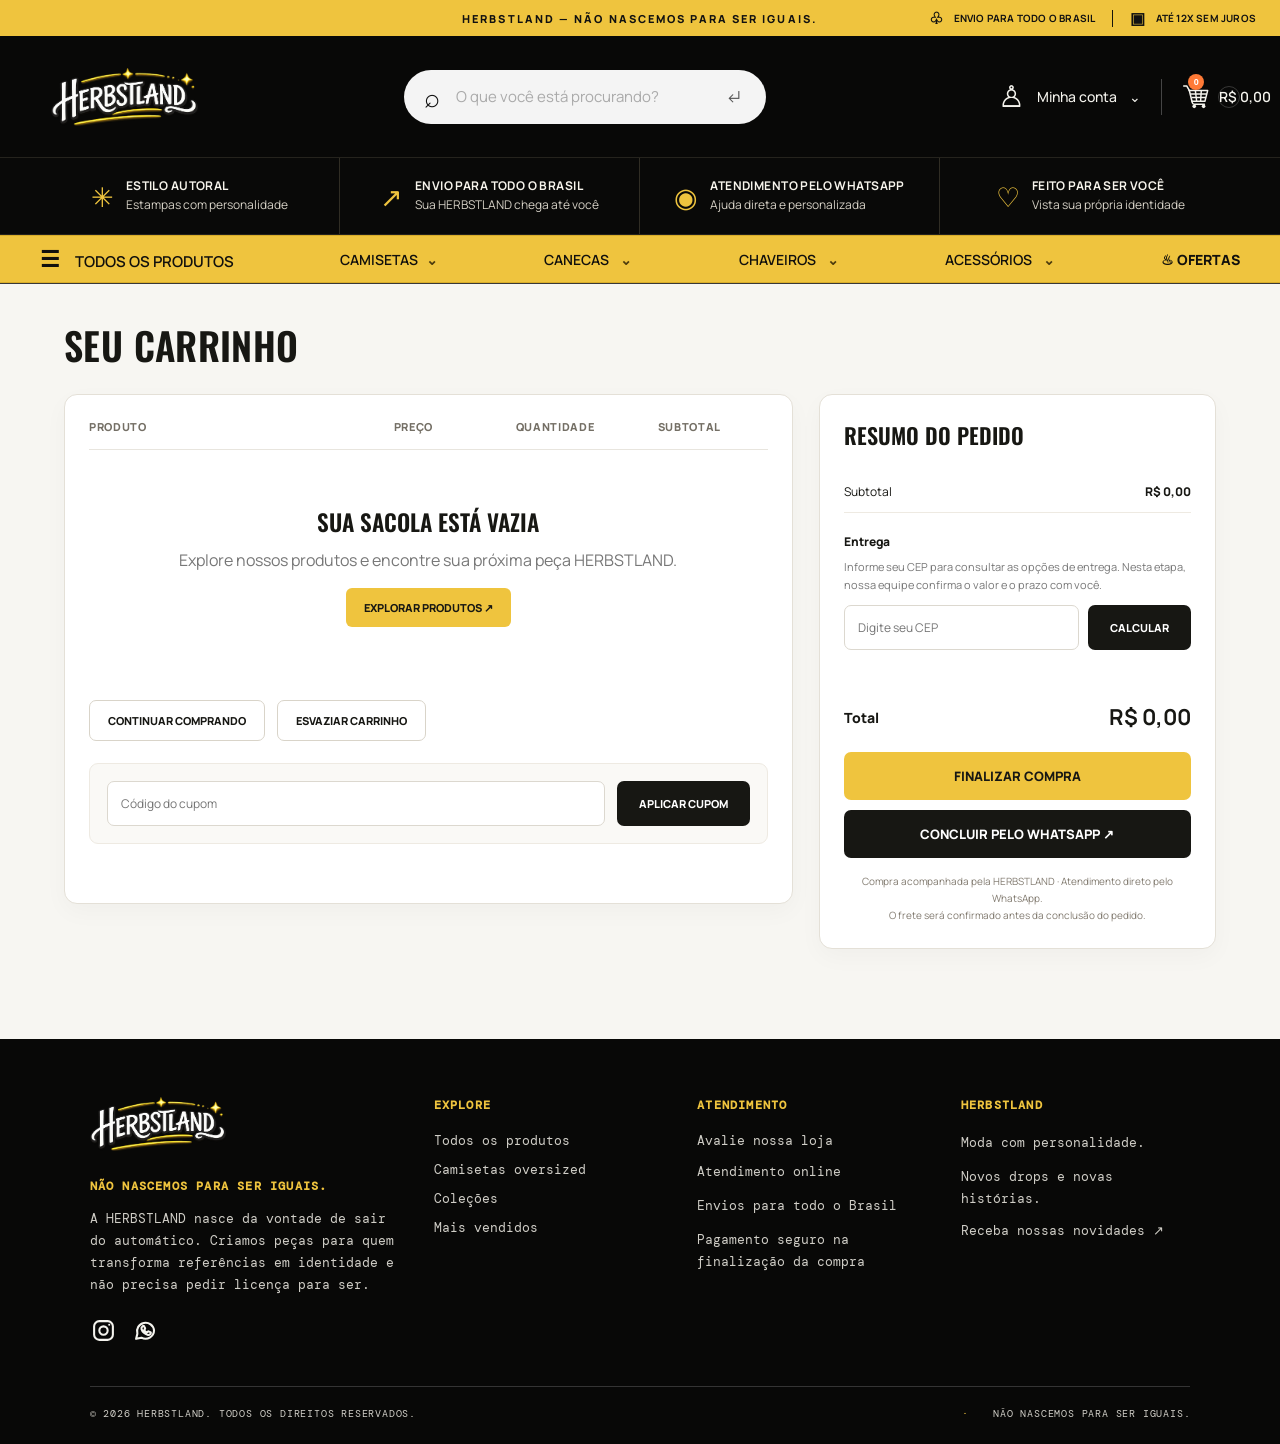
<file: carrinho.html>
<!doctype html><html lang="pt-BR"><head><meta charset="utf-8"><meta name="viewport" content="width=device-width, initial-scale=1"><meta name="theme-color" content="#11110f"><title>Meu carrinho — HERBSTLAND</title><link rel="preconnect" href="https://fonts.googleapis.com"><link rel="preconnect" href="https://fonts.gstatic.com" crossorigin><link href="https://fonts.googleapis.com/css2?family=DM+Mono:wght@400;500&family=Manrope:wght@400;500;600;700;800&family=Oswald:wght@400;500;600;700&display=swap" rel="stylesheet"><link rel="stylesheet" href="herbstland-v11.css?v=126"><style>
.cart-page{background:#f7f6f2;color:#171713;min-height:70vh;padding:42px 5vw 90px;font-family:Manrope,Arial,sans-serif}
.cart-page-inner{max-width:1320px;margin:0 auto}.cart-page h1{font:600 38px/1 Oswald,Arial,sans-serif;letter-spacing:.01em;margin:0 0 30px;color:#171713}.cart-layout{display:grid;grid-template-columns:minmax(0,1.65fr) minmax(310px,.9fr);gap:26px;align-items:start}
.cart-panel,.summary-panel{background:#fff;border:1px solid #e4e0d7;border-radius:13px;padding:24px;box-shadow:0 8px 24px #1b170b08}.cart-table-head{display:grid;grid-template-columns:minmax(0,1fr) 110px 130px 110px;gap:12px;padding:0 0 15px;border-bottom:1px solid #e8e5de;color:#746f65;font-size:11px;font-weight:800;text-transform:uppercase;letter-spacing:.06em}.cart-product-row{display:grid;grid-template-columns:minmax(0,1fr) 110px 130px 110px;gap:12px;align-items:center;padding:19px 0;border-bottom:1px solid #eeeae2}.cart-product-info{display:flex;align-items:center;gap:15px;min-width:0}.cart-product-info img{width:78px;height:86px;object-fit:contain;background:#f8f7f3;border-radius:8px}.cart-product-info strong{display:block;font-size:13px;line-height:1.45}.cart-product-info small{display:block;color:#888174;font-size:11px;margin-top:5px}.cart-unit-price,.cart-subtotal{font-size:13px;font-weight:700}.cart-qty{display:flex;align-items:center;gap:7px}.cart-qty button{width:29px;height:30px;border:1px solid #dedbd3;border-radius:7px;background:#faf9f6;font-size:17px;cursor:pointer}.cart-qty output{min-width:22px;text-align:center;font-size:13px}.cart-remove{border:0;background:none;color:#9b6a15;text-decoration:underline;font-size:10px;cursor:pointer;margin-top:6px}.cart-actions{display:flex;gap:12px;flex-wrap:wrap;margin-top:18px}.cart-secondary{border:1px solid #d9d4c9;background:#fff;color:#171713;border-radius:7px;padding:12px 18px;font-weight:800;font-size:11px;cursor:pointer}.coupon-row{display:flex;gap:12px;margin-top:22px;padding:17px;background:#faf9f6;border:1px solid #eeeae2;border-radius:9px}.coupon-row input,.shipping-form input{min-width:0;flex:1;border:1px solid #dcd8cf;border-radius:7px;padding:13px;font:12px Manrope,Arial}.coupon-row button,.shipping-form button{border:0;border-radius:7px;background:#171713;color:#fff;padding:0 22px;font-weight:800;font-size:11px;cursor:pointer}.summary-panel h2{font:600 22px Oswald,Arial,sans-serif;margin:0 0 20px}.summary-line{display:flex;justify-content:space-between;gap:15px;padding:12px 0;border-bottom:1px solid #eeeae2;font-size:12px}.summary-line strong{font-weight:800}.shipping-title{font-size:12px;font-weight:800;margin:20px 0 8px}.shipping-help{font-size:11px;line-height:1.6;color:#777;margin:0 0 12px}.shipping-form{display:flex;gap:9px}.shipping-form button{min-height:42px}.shipping-feedback{font-size:11px;color:#756d5e;line-height:1.5;min-height:17px;margin:9px 0}.summary-total{display:flex;justify-content:space-between;align-items:center;padding:17px 0 20px;font-size:14px;font-weight:800}.summary-total strong{font-size:22px}.checkout-main,.checkout-whatsapp{width:100%;border:0;border-radius:7px;padding:15px 12px;font-weight:800;font-size:13px;cursor:pointer}.checkout-main{background:#efc43e;color:#171713}.checkout-whatsapp{background:#171713;color:#fff;margin-top:10px}.cart-assurance{font-size:10px;line-height:1.7;color:#827b70;text-align:center;margin:15px 0 0}.cart-empty{padding:55px 15px;text-align:center;color:#777}.cart-empty strong{display:block;color:#171713;font:600 23px Oswald;margin-bottom:10px}.cart-empty a{display:inline-block;margin-top:17px;background:#efc43e;color:#171713;text-decoration:none;border-radius:6px;padding:12px 18px;font-size:11px;font-weight:800}
@media(max-width:800px){.cart-page{padding:30px 4vw 65px}.cart-layout{grid-template-columns:1fr}.cart-page h1{font-size:32px}.cart-panel,.summary-panel{padding:17px}}
@media(max-width:560px){.cart-table-head{display:none}.cart-product-row{grid-template-columns:1fr auto;gap:8px}.cart-product-info{grid-column:1/-1}.cart-unit-price{grid-column:1}.cart-qty{grid-column:2;grid-row:2;justify-content:flex-end}.cart-subtotal{grid-column:1;grid-row:3}.coupon-row,.shipping-form{flex-direction:column}.coupon-row button,.shipping-form button{min-height:42px}.cart-actions>*{flex:1}}
</style>  <link rel="stylesheet" href="cart-preview.css?v=131">
<link rel="stylesheet" href="site-search.css?v=143"><link rel="stylesheet" href="herbstland-global-v150.css?v=150">
<link rel="stylesheet" href="herbstland-global-v151.css?v=151">
<link rel="stylesheet" href="herbstland-global-v152.css?v=152">
<body>
<div class="announcement header-promo"><span class="promo-center">HERBSTLAND — NÃO NASCEMOS PARA SER IGUAIS.</span><span class="promo-right"><b>♧</b> ENVIO PARA TODO O BRASIL <i></i> <b>▣</b> ATÉ 12X SEM JUROS</span></div>
<header class="site-header header-v2">
    <div class="header-main-row">
      <a class="wordmark" href="index.html#top" aria-label="HERBSTLAND início"><img src="assets/herbstland-logo.png" alt="HERBSTLAND" /></a>
      <form class="header-search" id="site-search-form" action="index.html" role="search"><label class="sr-only" for="site-search">Pesquisar produtos</label><span aria-hidden="true">⌕</span><input id="site-search" type="search" placeholder="O que você está procurando?" autocomplete="off" /><button type="submit" aria-label="Pesquisar">↵</button><div class="search-feedback" id="search-feedback" role="region" aria-label="Resultados da pesquisa" hidden></div></form>
      <div class="header-actions header-v2-actions"><a class="account-link" href="account.html"><span class="header-icon">♙</span><span>Minha conta</span><span class="chevron">⌄</span></a><a class="cart-trigger" href="carrinho.html" aria-label="Abrir carrinho"><svg class="cart-svg" viewBox="0 0 48 48" role="img" aria-label="Carrinho de compras" xmlns="http://www.w3.org/2000/svg"><path d="M3 5h5l4.5 7.5 5.1 21.2a3.4 3.4 0 0 0 3.3 2.6h17.5" fill="none" stroke="currentColor" stroke-width="2.7" stroke-linecap="round" stroke-linejoin="round"/><path d="M12 13h32l-4.7 18.2H17.2M16 19h26M17.5 25h22M23 14l2 16M33 14l-1 16" fill="none" stroke="currentColor" stroke-width="2.5" stroke-linecap="round" stroke-linejoin="round"/><circle cx="21" cy="40" r="3.1" fill="currentColor"/><circle cx="37" cy="40" r="3.1" fill="currentColor"/></svg><span class="bag-count" id="cart-count">0</span><span class="cart-value" id="header-cart-value">R$ 0,00</span></a><button class="icon-button menu-toggle" aria-label="Abrir menu">☰</button></div>
    </div>
    <section class="home-benefits" aria-label="Vantagens HERBSTLAND">
      <div class="home-benefit"><span>✳</span><div><strong>ESTILO AUTORAL</strong><small>Estampas com personalidade</small></div></div>
      <div class="home-benefit"><span>↗</span><div><strong>ENVIO PARA TODO O BRASIL</strong><small>Sua HERBSTLAND chega até você</small></div></div>
      <div class="home-benefit"><span>◉</span><div><strong>ATENDIMENTO PELO WHATSAPP</strong><small>Ajuda direta e personalizada</small></div></div>
      <div class="home-benefit"><span>♡</span><div><strong>FEITO PARA SER VOCÊ</strong><small>Vista sua própria identidade</small></div></div>
    </section>
    <nav class="category-nav category-nav-v2" aria-label="Categorias de produtos">
      <a class="all-products" onclick="event.preventDefault();var m=document.getElementById('mobile-menu');if(m){m.classList.add('open');m.style.display='flex';m.setAttribute('aria-hidden','false');document.body.style.overflow='hidden';}" href="index.html#mais-vendidos"><span>☰</span> TODOS OS PRODUTOS</a><div class="nav-dropdown"><a href="index.html#mais-vendidos" >CAMISETAS <i>⌄</i></a><div class="nav-dropdown-menu"><a href="camisetas-oversized.html">CAMISETA OVERSIZED</a></div></div><a href="canecas.html">CANECAS <i>⌄</i></a><a href="index.html#mais-vendidos">CHAVEIROS <i>⌄</i></a><a href="index.html#mais-vendidos">ACESSÓRIOS <i>⌄</i></a><a class="offers-link" href="index.html#mais-vendidos">♨ OFERTAS</a>
    </nav>
  </header><main class="cart-page"><div class="cart-page-inner"><h1>SEU CARRINHO</h1><div class="cart-layout"><section class="cart-panel"><div class="cart-table-head"><span>Produto</span><span>Preço</span><span>Quantidade</span><span>Subtotal</span></div><div id="cart-products"></div><div class="cart-actions"><a class="cart-secondary" href="index.html#loja" style="text-decoration:none">CONTINUAR COMPRANDO</a><button class="cart-secondary" id="clear-cart" type="button">ESVAZIAR CARRINHO</button></div><form class="coupon-row" id="coupon-form"><input id="coupon-code" placeholder="Código do cupom" aria-label="Código do cupom"><button type="submit">APLICAR CUPOM</button></form><p id="coupon-feedback" class="shipping-feedback" aria-live="polite"></p></section><aside class="summary-panel"><h2>RESUMO DO PEDIDO</h2><div class="summary-line"><span>Subtotal</span><strong id="summary-subtotal">R$ 0,00</strong></div><div class="shipping-title">Entrega</div><p class="shipping-help">Informe seu CEP para consultar as opções de entrega. Nesta etapa, nossa equipe confirma o valor e o prazo com você.</p><form class="shipping-form" id="shipping-form"><input id="shipping-cep" inputmode="numeric" maxlength="9" placeholder="Digite seu CEP" aria-label="Digite seu CEP"><button type="submit">CALCULAR</button></form><p id="shipping-feedback" class="shipping-feedback" aria-live="polite"></p><div class="summary-total"><span>Total</span><strong id="summary-total">R$ 0,00</strong></div><button class="checkout-main" id="checkout-button" type="button">FINALIZAR COMPRA</button><button class="checkout-whatsapp" id="whatsapp-button" type="button">CONCLUIR PELO WHATSAPP ↗</button><p class="cart-assurance">Compra acompanhada pela HERBSTLAND · Atendimento direto pelo WhatsApp.<br>O frete será confirmado antes da conclusão do pedido.</p></aside></div></div></main>  <footer class="footer footer-expanded" id="informacoes">
    <div class="footer-main"><div class="footer-about"><a class="wordmark" href="index.html#top"><img src="assets/herbstland-logo.png" alt="HERBSTLAND" /></a><p>NÃO NASCEMOS PARA SER IGUAIS.</p><span>A HERBSTLAND nasce da vontade de sair do automático. Criamos peças para quem transforma referências em identidade e não precisa pedir licença para ser.</span><div class="footer-social-icons" aria-label="Redes sociais"><a href="https://www.instagram.com/herbstland_personalizados/" target="_blank" rel="noopener noreferrer" aria-label="Instagram HERBSTLAND" title="Instagram"><svg viewBox="0 0 24 24" aria-hidden="true"><rect x="3" y="3" width="18" height="18" rx="5"/><circle cx="12" cy="12" r="4"/><circle class="icon-dot" cx="17.5" cy="6.5" r="1"/></svg></a><a href="https://wa.me/5511941466298" target="_blank" rel="noopener noreferrer" aria-label="WhatsApp HERBSTLAND" title="WhatsApp"><svg viewBox="0 0 24 24" aria-hidden="true"><path d="M20.2 11.8a8.2 8.2 0 0 1-12.1 7.1L3 20l1.2-4.9a8.2 8.2 0 1 1 16-3.3Z"/><path d="M9 8.2c.2-.5.5-.5.8-.5h.5c.2 0 .4.1.5.4l.8 1.8c.1.2.1.4-.1.6l-.6.7c-.2.2-.2.4 0 .6.5.9 1.2 1.6 2.1 2.1.2.1.4.1.6-.1l.8-.9c.2-.2.4-.2.6-.1l1.7.8c.3.1.4.3.4.5 0 .4-.2 1.2-.7 1.6-.5.5-1.2.7-2 .6-1.1-.2-2.5-.8-3.9-2.1-1.2-1.1-2-2.4-2.3-3.5-.3-1 .1-1.9.8-2.5Z"/></svg></a></div></div>
      <div class="footer-column"><h3>EXPLORE</h3><a href="index.html#mais-vendidos">Todos os produtos</a><a href="camisetas-oversized.html">Camisetas oversized</a><a href="camisetas-oversized.html">Coleções</a><a href="index.html#mais-vendidos">Mais vendidos</a></div>
      <div class="footer-column"><h3>ATENDIMENTO</h3><a href="index.html#avaliacoes">Avalie nossa loja</a><span>Atendimento online</span><span>Envios para todo o Brasil</span><span>Pagamento seguro na finalização da compra</span></div>
      <div class="footer-column"><h3>HERBSTLAND</h3><span>Moda com personalidade.</span><span>Novos drops e novas histórias.</span><a href="index.html#newsletter-form">Receba nossas novidades ↗</a></div></div>
    <div class="footer-bottom"><span>© 2026 HERBSTLAND. TODOS OS DIREITOS RESERVADOS.</span><span>NÃO NASCEMOS PARA SER IGUAIS.</span></div>
  </footer><script>
const CART_KEY='herbstland-cart',PHONE='5511941466298';let cart=[];const $=s=>document.querySelector(s);const money=n=>Number(n||0).toLocaleString('pt-BR',{style:'currency',currency:'BRL'});function parsePrice(v){if(typeof v==='number')return v;return Number(String(v||'0').replace(/[^0-9,.-]/g,'').replace(/\./g,'').replace(',','.'))||0}function load(){try{cart=JSON.parse(localStorage.getItem(CART_KEY)||'[]')}catch(e){cart=[]}}function save(){localStorage.setItem(CART_KEY,JSON.stringify(cart));render()}function total(){return cart.reduce((sum,p)=>sum+parsePrice(p.price)*(Number(p.quantity)||1),0)}function imageFor(p){if(p.image)return p.image;const n=(p.name||'').toLowerCase();if(n.includes('friends'))return 'assets/friends-oversized.png';if(n.includes('peanuts')||n.includes('snoopy'))return 'assets/peanuts-oversized.png';if(n.includes('surtar'))return 'assets/queria-surtar-oversized.png';return 'assets/herbstland-logo.png'}function render(){const count=cart.reduce((n,p)=>n+(Number(p.quantity)||1),0);const countEl=$('#cart-count');if(countEl)countEl.textContent=count;const value=$('#header-cart-value');if(value)value.textContent=money(total());const holder=$('#cart-products');if(!cart.length){holder.innerHTML='<div class="cart-empty"><strong>SUA SACOLA ESTÁ VAZIA</strong>Explore nossos produtos e encontre sua próxima peça HERBSTLAND.<br><a href="index.html#loja">EXPLORAR PRODUTOS ↗</a></div>';}else{holder.innerHTML=cart.map((p,i)=>`<article class="cart-product-row"><div class="cart-product-info"><img src="${imageFor(p)}" alt=""><div><strong>${p.name||'Produto HERBSTLAND'}</strong><small>${[p.color,p.size?'Tamanho '+p.size:''].filter(Boolean).join(' · ')}</small><button class="cart-remove" data-remove="${i}" type="button">Remover</button></div></div><div class="cart-unit-price">${money(parsePrice(p.price))}</div><div class="cart-qty"><button type="button" data-minus="${i}" aria-label="Diminuir">−</button><output>${Number(p.quantity)||1}</output><button type="button" data-plus="${i}" aria-label="Aumentar">+</button></div><div class="cart-subtotal">${money(parsePrice(p.price)*(Number(p.quantity)||1))}</div></article>`).join('')}$('#summary-subtotal').textContent=money(total());$('#summary-total').textContent=money(total());document.querySelectorAll('[data-remove]').forEach(b=>b.onclick=()=>{cart.splice(+b.dataset.remove,1);save()});document.querySelectorAll('[data-minus]').forEach(b=>b.onclick=()=>{const i=+b.dataset.minus;cart[i].quantity=Math.max(1,(Number(cart[i].quantity)||1)-1);save()});document.querySelectorAll('[data-plus]').forEach(b=>b.onclick=()=>{const i=+b.dataset.plus;cart[i].quantity=Math.min(99,(Number(cart[i].quantity)||1)+1);save()});$('#checkout-button').disabled=!cart.length;$('#whatsapp-button').disabled=!cart.length}
$('#clear-cart').onclick=()=>{if(cart.length&&confirm('Deseja realmente esvaziar seu carrinho?')){cart=[];save()}};$('#shipping-form').onsubmit=e=>{e.preventDefault();const cep=$('#shipping-cep').value.replace(/\D/g,'');if(cep.length!==8){$('#shipping-feedback').textContent='Digite um CEP válido com 8 números.';return}$('#shipping-feedback').textContent='Vamos confirmar o frete e o prazo para esse CEP pelo WhatsApp.';const msg='Olá! Gostaria de consultar o frete e o prazo para o CEP '+cep+' para meu carrinho HERBSTLAND.';window.open('https://wa.me/'+PHONE+'?text='+encodeURIComponent(msg),'_blank','noopener')};$('#coupon-form').onsubmit=e=>{e.preventDefault();$('#coupon-feedback').textContent='Os cupons serão liberados em breve. Fale com nossa equipe para consultar as condições disponíveis.'};function orderMessage(){return 'Olá! Quero finalizar meu pedido na HERBSTLAND:\n'+cart.map(p=>'- '+(Number(p.quantity)||1)+'x '+p.name+' | '+(p.color||'')+' '+(p.size||'')+' | '+money(parsePrice(p.price)*(Number(p.quantity)||1))).join('\n')+'\nTotal dos produtos: '+money(total())+'\nPodem me orientar sobre o frete e pagamento?'}$('#whatsapp-button').onclick=()=>{if(cart.length)window.open('https://wa.me/'+PHONE+'?text='+encodeURIComponent(orderMessage()),'_blank','noopener')};$('#checkout-button').onclick=()=>{if(cart.length)window.location.href='checkout.html'};load();render();
</script><script src="cart-preview.js?v=131"></script>
<script src="site-search.js?v=143"></script></body></html>
</file>
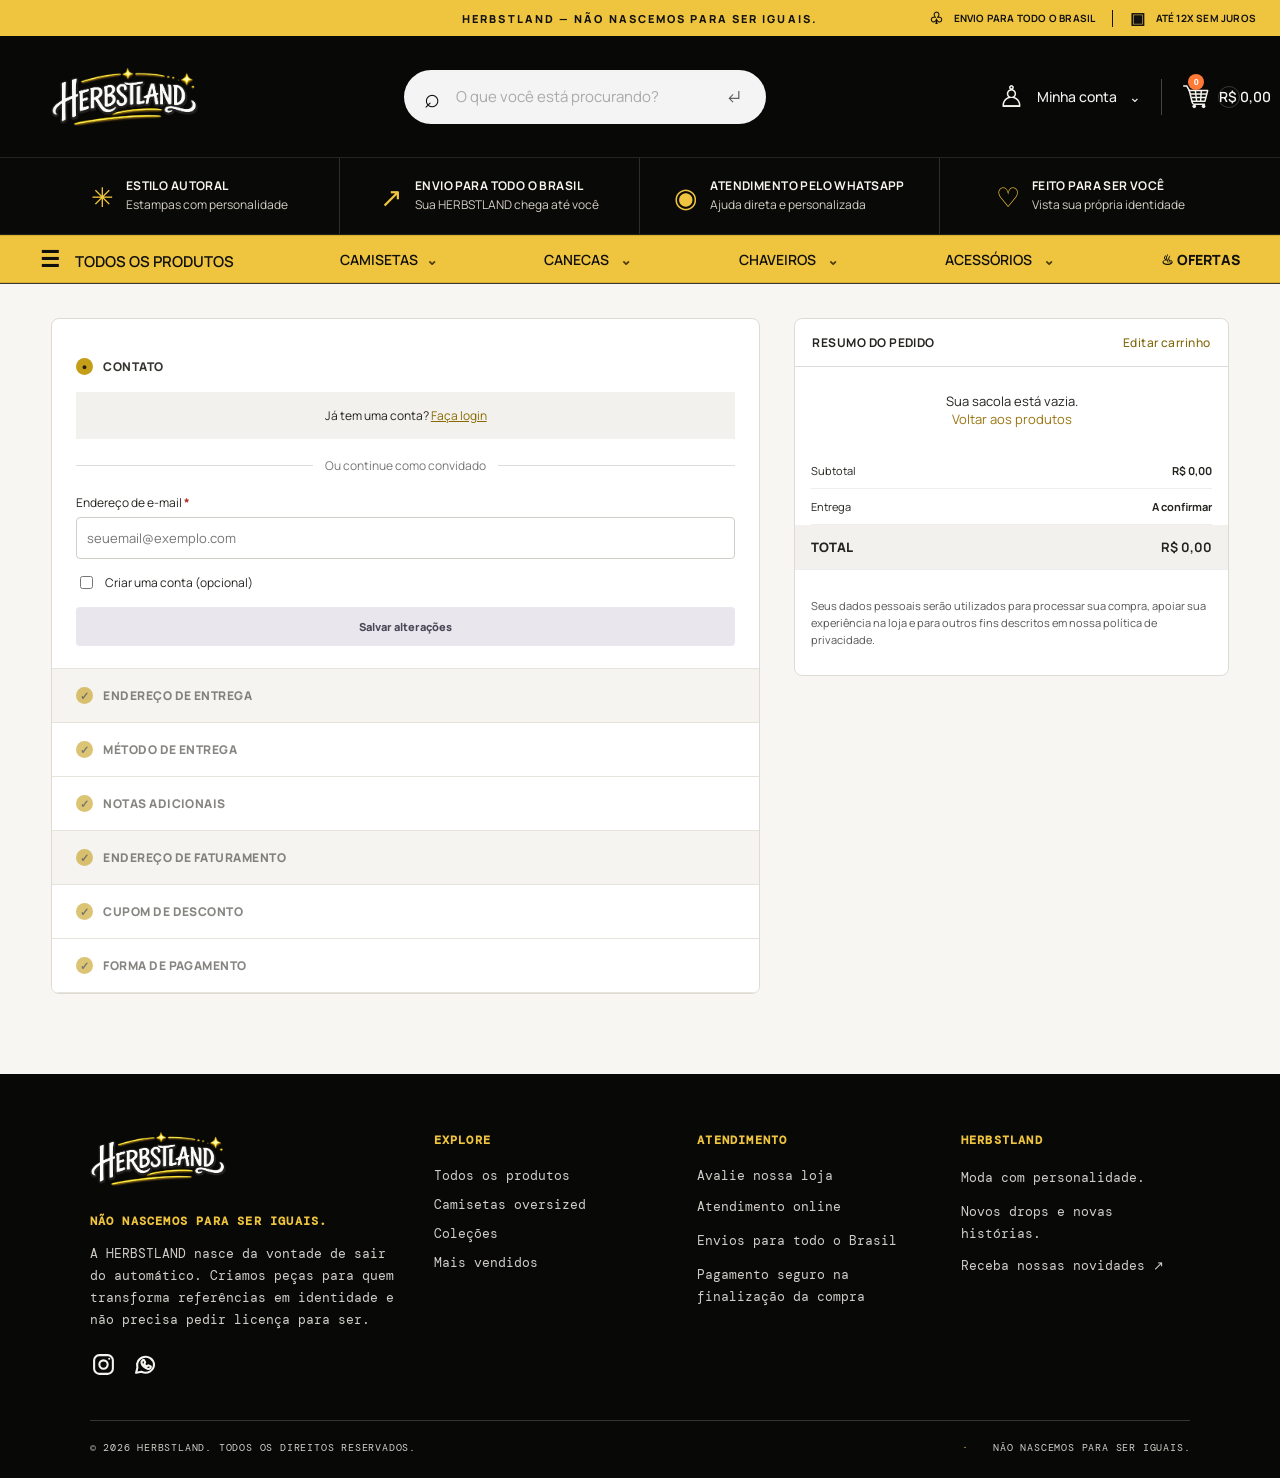
<file: checkout.html>
<!doctype html><html lang="pt-BR"><head><meta charset="utf-8"><meta name="viewport" content="width=device-width,initial-scale=1"><meta name="theme-color" content="#11110f"><title>Finalizar compra — HERBSTLAND</title><link rel="preconnect" href="https://fonts.googleapis.com"><link rel="preconnect" href="https://fonts.gstatic.com" crossorigin><link href="https://fonts.googleapis.com/css2?family=DM+Mono:wght@400;500&family=Manrope:wght@400;500;600;700;800&family=Oswald:wght@400;500;600;700&display=swap" rel="stylesheet"><link rel="stylesheet" href="herbstland-v11.css?v=126"><style>.checkout-page{background:#f7f6f2;color:#24231f;min-height:75vh;padding:34px 4vw 80px;font-family:Manrope,Arial,sans-serif}.checkout-wrap{max-width:1240px;margin:auto}.checkout-grid{display:grid;grid-template-columns:minmax(0,1.55fr) minmax(310px,.95fr);gap:34px;align-items:start}.checkout-card,.order-card{background:#fff;border:1px solid #dedbd3;border-radius:8px;overflow:hidden}.checkout-card{padding:0}.checkout-section{padding:22px 24px;border-bottom:1px solid #e7e4dc}.checkout-section.shaded{background:#f5f4f0}.step-title{font-size:12px;font-weight:800;letter-spacing:.05em;margin:0 0 18px;color:#37352f}.login-strip{background:#f2f1ed;padding:15px;text-align:center;font-size:12px;margin-bottom:18px}.login-strip a,.privacy-copy a{color:#8a6a00;text-decoration:underline}.guest-divider{display:flex;align-items:center;gap:12px;color:#777;font-size:12px;margin:15px 0 20px}.guest-divider:before,.guest-divider:after{content:"";height:1px;background:#ddd;flex:1}.field{display:block;margin:0 0 15px;font-size:12px}.field span{display:block;margin-bottom:6px}.field b{color:#b3261e}.field input,.field select,.field textarea{width:100%;box-sizing:border-box;border:1px solid #cfcfc9;border-radius:4px;padding:11px 10px;font:13px Manrope,Arial;color:#24231f;background:#fff}.field input:focus,.field select:focus,.field textarea:focus{outline:1px solid #c49d19;border-color:#c49d19}.field textarea{resize:vertical}.two-col{display:grid;grid-template-columns:1fr 1fr;gap:22px}.country-field strong{font-size:13px}.short-field{max-width:52%}.number-field{max-width:180px}.address-row{grid-template-columns:minmax(0,1fr) 165px;align-items:end}.checkline{display:flex;align-items:flex-start;gap:9px;font-size:12px;line-height:1.55;margin:12px 0}.checkline input,.add-complement input{margin-top:2px;accent-color:#c49d19}.add-complement{display:inline-flex;gap:7px;align-items:center;color:#88700e;font-size:12px;margin:0 0 14px;cursor:pointer}.add-complement input{accent-color:#c49d19}.optional-box{background:#f3f2ed;padding:15px;margin:12px 0}.optional-box[hidden],[hidden]{display:none!important}.shipping-options{border:1px solid #dedbd3;border-radius:9px;overflow:hidden}.shipping-options label{display:flex;align-items:center;gap:10px;padding:12px 10px;border-bottom:1px solid #e7e4dc;font-size:12px;cursor:pointer}.shipping-options label:last-child{border-bottom:0}.shipping-options input,.payment-choice input{accent-color:#a8840b}.shipping-options span{flex:1}.shipping-options strong{white-space:nowrap;font-size:11px}.helper-note,.payment-info small{font-size:11px;color:#706d65;line-height:1.55}.payment-panel{border:1px solid #dedbd3;border-radius:9px;overflow:hidden}.payment-choice{display:flex;align-items:center;gap:10px;padding:14px;font-size:12px;background:#f8f7f4}.payment-choice span{flex:1}.payment-choice b{font-size:11px;color:#88700e}.payment-info{text-align:center;background:#f5f4f0;padding:25px 18px;font-size:12px;line-height:1.6}.payment-info strong{font-size:13px}.payment-info p{max-width:430px;margin:12px auto;color:#555}.payment-choice.alternative{border-top:1px solid #dedbd3;background:white}.coupon summary{font-size:12px;color:#80670d;cursor:pointer}.coupon-row{display:flex;gap:8px;margin:12px 0}.coupon-row input{flex:1;min-width:0;padding:10px;border:1px solid #d5d1c7;border-radius:4px}.coupon-row button{border:0;background:#e9e5da;padding:0 18px;border-radius:4px;font-weight:700}.coupon small{font-size:10px;color:#777}.checkout-legal{padding:20px 24px}.checkout-legal>p{font-size:12px;line-height:1.6;color:#5f5c55}.checkout-next{border:0;border-radius:4px;padding:14px 20px;font:800 12px Manrope;cursor:pointer;background:#d5ad2d;color:#201d13;width:100%;margin-top:8px}.checkout-next:disabled{opacity:.45;cursor:not-allowed}.order-card{position:sticky;top:18px}.order-card h2{font-size:12px;letter-spacing:.04em;margin:0;padding:15px 17px;border-bottom:1px solid #ddd}.order-card h2 a{float:right;color:#80670d;font-weight:500}.order-product{display:grid;grid-template-columns:62px 1fr auto;gap:10px;padding:13px 15px;border-bottom:1px solid #eee;align-items:start}.order-product img{width:58px;height:62px;object-fit:contain;background:#f7f6f2;border:1px solid #eee}.order-product strong{font-size:11px;line-height:1.45;display:block}.order-product small{display:block;color:#777;font-size:10px;margin-top:4px}.order-product em{font-size:11px;font-style:normal;white-space:nowrap}.order-lines{padding:0 16px}.order-line{display:flex;justify-content:space-between;gap:12px;padding:10px 0;border-bottom:1px solid #eee;font-size:11px}.order-line.total{font-weight:800;font-size:13px;background:#f2f1ed;margin:0 -16px;padding:13px 16px}.privacy-copy{font-size:11px;line-height:1.55;padding:16px;color:#555}.empty-checkout{padding:25px;text-align:center;font-size:13px}.empty-checkout a{color:#9a7410}.footer{margin-top:0}@media(max-width:850px){.checkout-grid{grid-template-columns:1fr;gap:18px}.order-card{position:static;order:-1}.checkout-page{padding:22px 4vw 55px}}@media(max-width:520px){.checkout-section{padding:18px 15px}.checkout-legal{padding:18px 15px}.two-col{gap:12px}.address-row{grid-template-columns:minmax(0,1fr) 100px}.short-field{max-width:100%}.number-field{max-width:none}.order-product{grid-template-columns:54px 1fr auto}.order-product img{width:50px;height:54px}}
/* Checkout progressivo HERBSTLAND */
.checkout-section{position:relative;transition:background .2s ease}
.checkout-section.is-collapsed{padding-top:0;padding-bottom:0;min-height:54px;background:#fff}
.checkout-section.is-collapsed.shaded{background:#f5f4f0}
.checkout-section .step-toggle{width:100%;display:flex;align-items:center;gap:10px;text-align:left;border:0;background:transparent;padding:18px 0;color:#37352f;font:800 12px Manrope,Arial;letter-spacing:.04em;cursor:pointer}
.checkout-section .step-toggle:before{content:'○';display:inline-grid;place-items:center;width:17px;height:17px;border-radius:50%;background:#e8e5dc;color:#777;font-size:13px;flex:0 0 17px}
.checkout-section.is-complete .step-toggle:before{content:'✓';background:#c49d19;color:#201d13;font-weight:900}
.checkout-section.is-active .step-toggle:before{content:'●';background:#c49d19;color:#201d13;font-size:9px}
.checkout-section.is-collapsed .step-toggle{padding:18px 0;margin:0}
.checkout-section .step-panel[hidden]{display:none!important}
.checkout-section .step-continue{display:block;margin:14px 0 0 auto;border:0;border-radius:4px;padding:11px 22px;background:#d5ad2d;color:#201d13;font:800 11px Manrope,Arial;cursor:pointer}
.checkout-section .step-continue:hover{background:#c49d19}
.checkout-section.is-locked .step-toggle{cursor:not-allowed;opacity:.55}
@media(max-width:520px){.checkout-section .step-toggle{padding:16px 0}.checkout-section.is-collapsed .step-toggle{padding:16px 0}}

/* Checkout em etapas: cada seção só avança ao salvar. */
.checkout-section .step-toggle{width:100%;display:flex;align-items:center;gap:10px;text-align:left;border:0;background:transparent;padding:17px 0;color:#37352f;font:800 12px Manrope,Arial;letter-spacing:.04em;cursor:pointer}
.checkout-section .step-toggle:before{content:'✓';display:inline-grid;place-items:center;width:17px;height:17px;border-radius:50%;background:#c49d19;color:#201d13;font-size:11px;flex:0 0 17px}
.checkout-section.is-active .step-toggle:before{content:'●';font-size:9px}
.checkout-section .step-toggle .step-action{margin-left:auto;text-decoration:underline;font-weight:500;letter-spacing:0;color:#24231f}
.checkout-section.is-active .step-toggle .step-action{display:none}
.checkout-section .step-panel[hidden],[hidden]{display:none!important}
.checkout-section .step-save{display:block;width:100%;margin:14px 0 0;border:0;border-radius:4px;padding:12px 18px;background:#e9e6ed;color:#4b4654;font:800 11px Manrope,Arial;cursor:pointer}
.checkout-section .step-save:hover{background:#ddd8e4}
.checkout-section.is-locked .step-toggle{cursor:not-allowed;opacity:.6}
.checkout-legal[hidden]{display:none!important}
@media(max-width:520px){.checkout-section .step-toggle{padding:16px 0}}
</style>  <link rel="stylesheet" href="cart-preview.css?v=131">
<link rel="stylesheet" href="site-search.css?v=143"><link rel="stylesheet" href="herbstland-global-v150.css?v=150">
<link rel="stylesheet" href="herbstland-global-v151.css?v=151">
<link rel="stylesheet" href="herbstland-global-v152.css?v=152">
<body>
<div class="announcement header-promo"><span class="promo-center">HERBSTLAND — NÃO NASCEMOS PARA SER IGUAIS.</span><span class="promo-right"><b>♧</b> ENVIO PARA TODO O BRASIL <i></i> <b>▣</b> ATÉ 12X SEM JUROS</span></div>
<header class="site-header header-v2">
    <div class="header-main-row">
      <a class="wordmark" href="index.html#top" aria-label="HERBSTLAND início"><img src="assets/herbstland-logo.png" alt="HERBSTLAND" /></a>
      <form class="header-search" id="site-search-form" action="index.html" role="search"><label class="sr-only" for="site-search">Pesquisar produtos</label><span aria-hidden="true">⌕</span><input id="site-search" type="search" placeholder="O que você está procurando?" autocomplete="off" /><button type="submit" aria-label="Pesquisar">↵</button><div class="search-feedback" id="search-feedback" role="region" aria-label="Resultados da pesquisa" hidden></div></form>
      <div class="header-actions header-v2-actions"><a class="account-link" href="account.html"><span class="header-icon">♙</span><span>Minha conta</span><span class="chevron">⌄</span></a><a class="cart-trigger" href="carrinho.html" aria-label="Abrir carrinho"><svg class="cart-svg" viewBox="0 0 48 48" role="img" aria-label="Carrinho de compras" xmlns="http://www.w3.org/2000/svg"><path d="M3 5h5l4.5 7.5 5.1 21.2a3.4 3.4 0 0 0 3.3 2.6h17.5" fill="none" stroke="currentColor" stroke-width="2.7" stroke-linecap="round" stroke-linejoin="round"/><path d="M12 13h32l-4.7 18.2H17.2M16 19h26M17.5 25h22M23 14l2 16M33 14l-1 16" fill="none" stroke="currentColor" stroke-width="2.5" stroke-linecap="round" stroke-linejoin="round"/><circle cx="21" cy="40" r="3.1" fill="currentColor"/><circle cx="37" cy="40" r="3.1" fill="currentColor"/></svg><span class="bag-count" id="cart-count">0</span><span class="cart-value" id="header-cart-value">R$ 0,00</span></a><button class="icon-button menu-toggle" aria-label="Abrir menu">☰</button></div>
    </div>
    <section class="home-benefits" aria-label="Vantagens HERBSTLAND">
      <div class="home-benefit"><span>✳</span><div><strong>ESTILO AUTORAL</strong><small>Estampas com personalidade</small></div></div>
      <div class="home-benefit"><span>↗</span><div><strong>ENVIO PARA TODO O BRASIL</strong><small>Sua HERBSTLAND chega até você</small></div></div>
      <div class="home-benefit"><span>◉</span><div><strong>ATENDIMENTO PELO WHATSAPP</strong><small>Ajuda direta e personalizada</small></div></div>
      <div class="home-benefit"><span>♡</span><div><strong>FEITO PARA SER VOCÊ</strong><small>Vista sua própria identidade</small></div></div>
    </section>
    <nav class="category-nav category-nav-v2" aria-label="Categorias de produtos">
      <a class="all-products" onclick="event.preventDefault();var m=document.getElementById('mobile-menu');if(m){m.classList.add('open');m.style.display='flex';m.setAttribute('aria-hidden','false');document.body.style.overflow='hidden';}" href="index.html#mais-vendidos"><span>☰</span> TODOS OS PRODUTOS</a><div class="nav-dropdown"><a href="index.html#mais-vendidos" >CAMISETAS <i>⌄</i></a><div class="nav-dropdown-menu"><a href="camisetas-oversized.html">CAMISETA OVERSIZED</a></div></div><a href="canecas.html">CANECAS <i>⌄</i></a><a href="index.html#mais-vendidos">CHAVEIROS <i>⌄</i></a><a href="index.html#mais-vendidos">ACESSÓRIOS <i>⌄</i></a><a class="offers-link" href="index.html#mais-vendidos">♨ OFERTAS</a>
    </nav>
  </header><main class="checkout-page"><div class="checkout-wrap">
<div class="checkout-grid">
<section class="checkout-card"><form id="checkout-form" novalidate>
<section class="checkout-section"><h1 class="step-title">● CONTATO</h1><div class="login-strip">Já tem uma conta? <a href="account.html" id="login-link">Faça login</a></div><div class="guest-divider">Ou continue como convidado</div><label class="field"><span>Endereço de e-mail <b>*</b></span><input type="email" id="email" autocomplete="email" required placeholder="seuemail@exemplo.com"></label><label class="checkline"><input type="checkbox" id="create-account"> Criar uma conta (opcional)</label><div class="optional-box" id="account-fields" hidden><label class="field"><span>Nome de usuário da conta</span><input type="text" id="username" autocomplete="username"></label><label class="field"><span>Criar uma senha</span><input type="password" id="password" autocomplete="new-password" minlength="6"></label></div></section>
<section class="checkout-section shaded"><h2 class="step-title">● ENDEREÇO DE ENTREGA</h2><div class="two-col"><label class="field"><span>Nome <b>*</b></span><input id="first-name" autocomplete="given-name" required></label><label class="field"><span>Sobrenome <b>*</b></span><input id="surname" autocomplete="family-name" required></label></div><label class="field country-field"><span>País <b>*</b></span><strong>Brasil</strong></label><label class="field short-field"><span>CEP <b>*</b></span><input id="cep" inputmode="numeric" maxlength="9" required placeholder="00000-000"></label><div class="two-col address-row"><label class="field"><span>Endereço <b>*</b></span><input id="address" autocomplete="street-address" required placeholder="Rua, avenida"></label><label class="field number-field"><span>Número <b>*</b></span><input id="address-number" required placeholder="Nº"></label></div><label class="add-complement"><input type="checkbox" id="show-complement"> + Adicionar complemento (opcional)</label><label class="field" id="complement-wrap" hidden><span>Complemento</span><input id="complement" placeholder="Apartamento, bloco, referência"></label><label class="field short-field"><span>Bairro <b>*</b></span><input id="neighborhood" required></label><div class="two-col"><label class="field"><span>Cidade <b>*</b></span><input id="city" required></label><label class="field"><span>Estado <b>*</b></span><select id="state" required><option value="">Selecione</option><option value="AC">Acre</option><option value="AL">Alagoas</option><option value="AP">Amapá</option><option value="AM">Amazonas</option><option value="BA">Bahia</option><option value="CE">Ceará</option><option value="DF">Distrito Federal</option><option value="ES">Espírito Santo</option><option value="GO">Goiás</option><option value="MA">Maranhão</option><option value="MT">Mato Grosso</option><option value="MS">Mato Grosso do Sul</option><option value="MG">Minas Gerais</option><option value="PA">Pará</option><option value="PB">Paraíba</option><option value="PR">Paraná</option><option value="PE">Pernambuco</option><option value="PI">Piauí</option><option value="RJ">Rio de Janeiro</option><option value="RN">Rio Grande do Norte</option><option value="RS">Rio Grande do Sul</option><option value="RO">Rondônia</option><option value="RR">Roraima</option><option value="SC">Santa Catarina</option><option value="SP">São Paulo</option><option value="SE">Sergipe</option><option value="TO">Tocantins</option></select></label></div></section>
<section class="checkout-section"><h2 class="step-title">● MÉTODO DE ENTREGA</h2><div class="shipping-options"><label><input type="radio" name="delivery" value="Frete a combinar com a HERBSTLAND" checked><span>Entrega para meu endereço — frete e prazo a confirmar</span><strong>A confirmar</strong></label><label><input type="radio" name="delivery" value="Retirada em São Paulo — Rua Ângelo Giannini, 131"><span>Solicitação de retirada — Rua Ângelo Giannini, 131, São Paulo/SP</span><strong>Grátis</strong></label></div><p class="helper-note">O valor e o prazo de envio serão confirmados pela HERBSTLAND antes da conclusão do pedido.</p></section>
<section class="checkout-section"><h2 class="step-title">● NOTAS ADICIONAIS</h2><label class="field"><span>Observações sobre o pedido (opcional)</span><textarea id="order-notes" rows="3" placeholder="Escreva aqui alguma observação..."></textarea></label></section>
<section class="checkout-section shaded"><h2 class="step-title">● ENDEREÇO DE FATURAMENTO</h2><label class="checkline"><input type="checkbox" id="billing-same" checked> Igual ao endereço de entrega</label><div id="billing-fields" hidden><label class="field"><span>Endereço de faturamento</span><input id="billing-address" placeholder="Rua, número, cidade e estado"></label></div><label class="field"><span>Tipo de pessoa</span><select id="person-type"><option value="Pessoa Física">Pessoa Física</option><option value="Pessoa Jurídica">Pessoa Jurídica</option></select></label><label class="field short-field"><span>CPF / CNPJ <b>* para pagamento via Pix</b></span><input id="tax-id" inputmode="numeric" autocomplete="off" placeholder="Informe seu CPF ou CNPJ"></label><label class="field short-field"><span>Telefone <b>*</b></span><input id="phone" autocomplete="tel" required placeholder="(00) 00000-0000"></label></section>
<section class="checkout-section"><h2 class="step-title">● CUPOM DE DESCONTO</h2><details class="coupon"><summary>＋ Adicionar código do cupom</summary><div class="coupon-row"><input id="coupon-code" placeholder="Código do cupom"><button type="button" id="coupon-apply">Aplicar</button></div><small id="coupon-message">Cupons serão disponibilizados em breve.</small></details></section>
<section class="checkout-section"><h2 class="step-title">● FORMA DE PAGAMENTO</h2><div class="payment-panel"><label class="payment-choice"><input type="radio" name="payment" value="Pix" checked><span><strong>PIX</strong><small style="display:block;color:#168b55;margin-top:4px">5% de desconto • QR Code e copia e cola</small></span><b>5% OFF</b></label><div class="payment-info"><strong>Pagamento via Pix</strong><p>Ao finalizar, você verá uma página com QR Code e código Pix para copiar e colar. O desconto de 5% será aplicado ao valor cobrado.</p></div><label class="payment-choice alternative"><input type="radio" name="payment" value="Mercado Pago"><span><strong>Cartão de crédito ou boleto</strong><small style="display:block;color:#706d65;margin-top:4px">Pagamento no ambiente seguro do Mercado Pago</small></span><b>Mercado Pago</b></label><label class="payment-choice alternative"><input type="radio" name="payment" value="A combinar com atendimento"><span>Quero combinar o pagamento pelo WhatsApp</span></label></div></section>
<div class="checkout-legal" id="checkout-legal" hidden><p>Seus dados pessoais serão utilizados para processar sua compra e melhorar sua experiência, conforme nossa política de privacidade.</p><label class="checkline"><input type="checkbox" id="marketing-optin"> Quero receber por e-mail cupons, ofertas e novidades da HERBSTLAND</label><label class="checkline"><input type="checkbox" id="accept-terms" required> Li e concordo com os termos e condições da loja <b>*</b></label><button class="checkout-next" type="button" id="next-button">FINALIZAR PEDIDO</button></div>
</form></section>
<aside class="order-card"><h2>RESUMO DO PEDIDO <a href="carrinho.html">Editar carrinho</a></h2><div id="order-products"></div><div class="order-lines"><div class="order-line"><span>Subtotal</span><strong id="order-subtotal">R$ 0,00</strong></div><div class="order-line"><span>Entrega</span><strong id="shipping-total">A confirmar</strong></div><div class="order-line total"><span>TOTAL</span><strong id="order-total">R$ 0,00</strong></div></div><p class="privacy-copy">Seus dados pessoais serão utilizados para processar sua compra, apoiar sua experiência na loja e para outros fins descritos em nossa política de privacidade.</p></aside>
</div></div></main>  <footer class="footer footer-expanded" id="informacoes">
    <div class="footer-main"><div class="footer-about"><a class="wordmark" href="index.html#top"><img src="assets/herbstland-logo.png" alt="HERBSTLAND" /></a><p>NÃO NASCEMOS PARA SER IGUAIS.</p><span>A HERBSTLAND nasce da vontade de sair do automático. Criamos peças para quem transforma referências em identidade e não precisa pedir licença para ser.</span><div class="footer-social-icons" aria-label="Redes sociais"><a href="https://www.instagram.com/herbstland_personalizados/" target="_blank" rel="noopener noreferrer" aria-label="Instagram HERBSTLAND" title="Instagram"><svg viewBox="0 0 24 24" aria-hidden="true"><rect x="3" y="3" width="18" height="18" rx="5"/><circle cx="12" cy="12" r="4"/><circle class="icon-dot" cx="17.5" cy="6.5" r="1"/></svg></a><a href="https://wa.me/5511941466298" target="_blank" rel="noopener noreferrer" aria-label="WhatsApp HERBSTLAND" title="WhatsApp"><svg viewBox="0 0 24 24" aria-hidden="true"><path d="M20.2 11.8a8.2 8.2 0 0 1-12.1 7.1L3 20l1.2-4.9a8.2 8.2 0 1 1 16-3.3Z"/><path d="M9 8.2c.2-.5.5-.5.8-.5h.5c.2 0 .4.1.5.4l.8 1.8c.1.2.1.4-.1.6l-.6.7c-.2.2-.2.4 0 .6.5.9 1.2 1.6 2.1 2.1.2.1.4.1.6-.1l.8-.9c.2-.2.4-.2.6-.1l1.7.8c.3.1.4.3.4.5 0 .4-.2 1.2-.7 1.6-.5.5-1.2.7-2 .6-1.1-.2-2.5-.8-3.9-2.1-1.2-1.1-2-2.4-2.3-3.5-.3-1 .1-1.9.8-2.5Z"/></svg></a></div></div>
      <div class="footer-column"><h3>EXPLORE</h3><a href="index.html#mais-vendidos">Todos os produtos</a><a href="camisetas-oversized.html">Camisetas oversized</a><a href="camisetas-oversized.html">Coleções</a><a href="index.html#mais-vendidos">Mais vendidos</a></div>
      <div class="footer-column"><h3>ATENDIMENTO</h3><a href="index.html#avaliacoes">Avalie nossa loja</a><span>Atendimento online</span><span>Envios para todo o Brasil</span><span>Pagamento seguro na finalização da compra</span></div>
      <div class="footer-column"><h3>HERBSTLAND</h3><span>Moda com personalidade.</span><span>Novos drops e novas histórias.</span><a href="index.html#newsletter-form">Receba nossas novidades ↗</a></div></div>
    <div class="footer-bottom"><span>© 2026 HERBSTLAND. TODOS OS DIREITOS RESERVADOS.</span><span>NÃO NASCEMOS PARA SER IGUAIS.</span></div>
  </footer><script>
const KEY='herbstland-cart',PHONE='5511941466298';let items=[];const $=s=>document.querySelector(s);const money=n=>Number(n||0).toLocaleString('pt-BR',{style:'currency',currency:'BRL'});const escapeHtml=s=>String(s??'').replace(/[&<>"']/g,c=>({'&':'&amp;','<':'&lt;','>':'&gt;','"':'&quot;',"'":'&#39;'}[c]));function price(v){if(typeof v==='number')return v;return Number(String(v||'0').replace(/[^0-9,.-]/g,'').replace(/\./g,'').replace(',','.'))||0}function load(){try{items=JSON.parse(localStorage.getItem(KEY)||'[]');if(!Array.isArray(items))items=[]}catch(e){items=[]}}function sum(){return items.reduce((a,p)=>a+price(p.price)*(Number(p.quantity)||1),0)}function img(p){if(p.image)return p.image;let n=(p.name||'').toLowerCase();if(n.includes('friends'))return 'assets/friends-oversized.png';if(n.includes('snoopy')||n.includes('peanuts'))return 'assets/peanuts-oversized.png';if(n.includes('surtar'))return 'assets/queria-surtar-oversized.png';return 'assets/herbstland-logo.png'}function showCart(){let count=items.reduce((a,p)=>a+(Number(p.quantity)||1),0);let c=$('#cart-count');if(c)c.textContent=count;let v=$('#header-cart-value');if(v)v.textContent=money(sum());$('#order-products').innerHTML=items.map(p=>`<div class="order-product"><img src="${escapeHtml(img(p))}" alt=""><div><strong>${escapeHtml(p.name||'Produto HERBSTLAND')}</strong><small>${[p.color,p.size?'Tamanho '+p.size:''].filter(Boolean).map(escapeHtml).join(' · ')} · Qtd. ${Number(p.quantity)||1}</small></div><em>${money(price(p.price)*(Number(p.quantity)||1))}</em></div>`).join('')||'<div class="empty-checkout">Sua sacola está vazia.<br><a href="index.html#loja">Voltar aos produtos</a></div>';$('#order-subtotal').textContent=money(sum());$('#order-total').textContent=money(sum());$('#next-button').disabled=!items.length}function fullName(){return ($('#first-name').value.trim()+' '+$('#surname').value.trim()).trim()}function validForm(){const required=['email','first-name','surname','cep','address','address-number','neighborhood','city','state','phone'];for(const id of required){const f=$('#'+id);if(!f.value.trim()){f.reportValidity();f.focus();return false}if(!f.checkValidity()){f.reportValidity();f.focus();return false}}if(!$('#accept-terms').checked){$('#accept-terms').reportValidity();return false}return true}function message(){let pay=document.querySelector('input[name="payment"]:checked')?.value||'Mercado Pago';let lines=['Olá! Quero finalizar meu pedido na HERBSTLAND.','','PRODUTOS:',...items.map(x=>`${Number(x.quantity)||1}x ${x.name} | ${x.color||''} ${x.size||''} | ${money(price(x.price)*(Number(x.quantity)||1))}`),'','Subtotal: '+money(sum()),'Frete: a confirmar','','CONTATO: '+fullName()+' | '+$('#email').value+' | '+$('#phone').value,'ENTREGA: '+$('#address').value+', nº '+$('#address-number').value+', '+$('#neighborhood').value+' - '+($('#complement').value||'')+' - '+$('#city').value+'/'+$('#state').value+' - CEP '+$('#cep').value,'Modalidade: '+document.querySelector('input[name="delivery"]:checked').value,'NOTAS: '+($('#order-notes').value||'Nenhuma'),'PAGAMENTO PREFERIDO: '+pay,'CPF/CNPJ: '+($('#tax-id').value||'Não informado')];return lines.join(String.fromCharCode(10))}async function paymentPayload(){return {email:$('#email').value.trim(),fullName:fullName(),phone:$('#phone').value.trim(),taxId:$('#tax-id').value.replace(/\D/g,''),personType:$('#person-type').value,cep:$('#cep').value.trim(),address:($('#address').value.trim()+', nº '+$('#address-number').value.trim()+', '+$('#neighborhood').value.trim()),complement:$('#complement').value.trim(),city:$('#city').value.trim(),state:$('#state').value.trim(),delivery:document.querySelector('input[name="delivery"]:checked').value,items:items.map(({name,color,size,quantity})=>({name,color,size,quantity:Number(quantity)||1}))}}
async function createPixPayment(){const button=$('#next-button');button.disabled=true;button.textContent='GERANDO SEU PIX…';try{const payload=await paymentPayload();if(!/^\d{11}$/.test(payload.taxId)){const f=$('#tax-id');f.setCustomValidity('Informe um CPF válido para gerar o Pix.');f.reportValidity();f.focus();f.setCustomValidity('');throw new Error('Informe seu CPF para pagar com Pix.')}const response=await fetch('/.netlify/functions/create-pix-payment',{method:'POST',headers:{'Content-Type':'application/json'},body:JSON.stringify(payload)});const result=await response.json();if(!response.ok)throw new Error(result.error||'Não foi possível gerar o Pix.');sessionStorage.setItem('herbstland-pix-order',JSON.stringify({...result,customer:{name:fullName(),email:payload.email,phone:payload.phone,cep:payload.cep,address:payload.address,complement:payload.complement,city:payload.city,state:payload.state},delivery:payload.delivery,items:result.items}));window.location.assign('pedido-pix.html')}catch(error){alert(error.message||'Não foi possível gerar o Pix.');button.disabled=false;button.textContent='TENTAR NOVAMENTE'}}
async function createPayment(){const button=$('#next-button');button.disabled=true;button.textContent='CONECTANDO AO MERCADO PAGO…';try{const payload=await paymentPayload();const response=await fetch('/.netlify/functions/create-payment-preference',{method:'POST',headers:{'Content-Type':'application/json'},body:JSON.stringify(payload)});const result=await response.json();if(!response.ok)throw new Error(result.error||'Não foi possível iniciar o pagamento.');const target=new URL(result.checkoutUrl);if(!target.hostname.startsWith('sandbox.mercadopago.com'))throw new Error('O checkout de teste retornou um endereço inválido.');window.location.assign(target.href)}catch(error){alert(error.message||'Não foi possível iniciar o pagamento.');button.disabled=false;button.textContent='TENTAR PAGAMENTO NOVAMENTE'}}
$('#create-account').addEventListener('change',()=>$('#account-fields').hidden=!$('#create-account').checked);$('#show-complement').addEventListener('change',()=>$('#complement-wrap').hidden=!$('#show-complement').checked);$('#billing-same').addEventListener('change',()=>$('#billing-fields').hidden=$('#billing-same').checked);$('#coupon-apply').addEventListener('click',()=>$('#coupon-message').textContent='Os cupons da HERBSTLAND estarão disponíveis em breve.');$('#cep').addEventListener('input',e=>{let v=e.target.value.replace(/\D/g,'').slice(0,8);e.target.value=v.length>5?v.slice(0,5)+'-'+v.slice(5):v});$('#phone').addEventListener('input',e=>{let v=e.target.value.replace(/\D/g,'').slice(0,11);if(v.length>=11)v='('+v.slice(0,2)+') '+v.slice(2,7)+'-'+v.slice(7);else if(v.length>=7)v='('+v.slice(0,2)+') '+v.slice(2,6)+'-'+v.slice(6);e.target.value=v});$('#next-button').onclick=()=>{if(!validForm())return;const payment=document.querySelector('input[name="payment"]:checked')?.value;if(payment==='A combinar com atendimento'){window.open('https://wa.me/'+PHONE+'?text='+encodeURIComponent(message()),'_blank','noopener');return}if(payment==='Pix'){createPixPayment();return}createPayment()};
// Checkout progressivo: o cliente precisa salvar cada etapa para abrir a próxima.
(function setupSavedSteps(){
 const form=document.getElementById('checkout-form');
 if(!form)return;
 const sections=Array.from(form.querySelectorAll(':scope > .checkout-section'));
 const legal=document.getElementById('checkout-legal');
 let active=0;
 const requiredByStep={
  0:['email'],
  1:['first-name','surname','cep','address','address-number','neighborhood','city','state'],
  2:[],
  3:[],
  4:['phone'],
  5:[],
  6:[]
 };
 function validateStep(index){
  const ids=requiredByStep[index]||[];
  for(const id of ids){
   const field=document.getElementById(id);
   if(!field || !field.value.trim() || !field.checkValidity()){
    if(field){field.reportValidity();field.focus();}
    return false;
   }
  }
  if(index===0 && !document.getElementById('email').checkValidity()){
   document.getElementById('email').reportValidity();document.getElementById('email').focus();return false;
  }
  if(index===2 && !form.querySelector('input[name="delivery"]:checked'))return false;
  return true;
 }
 function render(){
  sections.forEach((section,index)=>{
   const expanded=index===active;
   const completed=index<active;
   const locked=index>active;
   section.classList.toggle('is-active',expanded);
   section.classList.toggle('is-complete',completed);
   section.classList.toggle('is-collapsed',!expanded);
   section.classList.toggle('is-locked',locked);
   section._panel.hidden=!expanded;
   section._toggle.disabled=locked;
   section._toggle.setAttribute('aria-expanded',String(expanded));
   section._action.hidden=!completed;
  });
  if(legal)legal.hidden=active<sections.length;
 }
 sections.forEach((section,index)=>{
  const heading=section.querySelector('.step-title');
  if(!heading)return;
  const label=(heading.textContent||'ETAPA').replace(/^●\s*/,'').trim();
  const panel=document.createElement('div');panel.className='step-panel';
  while(heading.nextSibling)panel.appendChild(heading.nextSibling);
  const toggle=document.createElement('button');toggle.type='button';toggle.className='step-toggle';
  const title=document.createElement('span');title.textContent=label;
  const action=document.createElement('span');action.className='step-action';action.textContent='Alterar';action.hidden=true;
  toggle.append(title,action);heading.replaceWith(toggle);section.appendChild(panel);
  const save=document.createElement('button');save.type='button';save.className='step-save';save.textContent='Salvar alterações';
  save.addEventListener('click',()=>{
   if(!validateStep(index))return;
   active=Math.min(index+1,sections.length);render();
   if(index+1<sections.length)sections[index+1].scrollIntoView({behavior:'smooth',block:'nearest'});
   else legal?.scrollIntoView({behavior:'smooth',block:'nearest'});
  });
  panel.appendChild(save);
  toggle.addEventListener('click',()=>{if(index<active){active=index;render();section.scrollIntoView({behavior:'smooth',block:'nearest'});}});
  section._panel=panel;section._toggle=toggle;section._action=action;
 });
 render();
})();
load();showCart();
</script><script src="cart-preview.js?v=131"></script>
<script src="site-search.js?v=143"></script></body></html>
</file>
<file: herbstland-v11.css>
:root{--ink:#11110f;--paper:#e9e7df;--white:#f5f3ed;--red:#d6aa32;--muted:#8c8b83;--line:rgba(245,243,237,.2);--mono:'DM Mono',monospace;--display:'Oswald',sans-serif;--body:'Manrope',sans-serif}*{box-sizing:border-box}html{scroll-behavior:smooth}body{margin:0;background:var(--ink);color:var(--white);font-family:var(--body);overflow-x:hidden}button,a,input,select{font:inherit}a{color:inherit;text-decoration:none}button{cursor:pointer}.noise{position:fixed;inset:0;pointer-events:none;z-index:20;opacity:.055;background-image:url("data:image/svg+xml,%3Csvg viewBox='0 0 180 180' xmlns='http://www.w3.org/2000/svg'%3E%3Cfilter id='n'%3E%3CfeTurbulence type='fractalNoise' baseFrequency='.9' numOctaves='3' stitchTiles='stitch'/%3E%3C/filter%3E%3Crect width='100%25' height='100%25' filter='url(%23n)' opacity='.35'/%3E%3C/svg%3E")}.announcement{height:29px;background:var(--red);color:#fff;display:flex;justify-content:space-between;align-items:center;padding:0 4vw;font:10px var(--mono);letter-spacing:.12em}.site-header{height:82px;padding:0 4vw;display:flex;align-items:center;justify-content:space-between;border-bottom:1px solid var(--line);position:relative;z-index:10;background:var(--ink)}.wordmark{display:flex;align-items:center;width:190px;height:58px}.wordmark img{display:block;width:100%;max-height:100%;object-fit:contain}.footer .wordmark{width:210px;height:70px}.desktop-nav{display:flex;gap:42px}.desktop-nav a,.cart-trigger{font:11px var(--mono);letter-spacing:.1em}.desktop-nav a{position:relative}.desktop-nav a:after{content:'';position:absolute;left:0;bottom:-7px;width:0;height:1px;background:var(--red);transition:.3s}.desktop-nav a:hover:after{width:100%}.header-actions{display:flex;align-items:center;gap:18px}.cart-trigger,.icon-button{background:none;border:0;color:var(--white)}.cart-trigger span{display:inline-grid;place-items:center;border:1px solid var(--line);border-radius:50%;width:22px;height:22px;margin-left:7px}.icon-button{display:none;font-size:21px}.hero{min-height:730px;height:calc(100svh - 111px);max-height:940px;position:relative;padding:35px 4vw 55px;overflow:hidden;display:flex;flex-direction:column}.hero-topline,.hero-caption{display:flex;justify-content:space-between;font:10px var(--mono);letter-spacing:.13em;color:#aaa99f}.hero-copy{position:relative;z-index:2;margin:auto 0;width:65%}.eyebrow,.section-index{font:10px var(--mono);letter-spacing:.16em;color:#aaa99f}.hero h1{font:600 clamp(76px,12vw,174px)/.84 var(--display);letter-spacing:-.035em;margin:25px 0 35px}.hero h1 em,.intro h2 em,.shop h2 em,.campaign h2 em,.newsletter h2 em{font-style:normal;color:var(--red)}.hero h1 span{color:transparent;-webkit-text-stroke:1px var(--white)}.hero-bottom{display:flex;align-items:center;gap:35px}.hero-bottom p{font-size:13px;line-height:1.6;color:#b9b8af}.round-link{width:54px;height:54px;border:1px solid #77766f;border-radius:50%;display:grid;place-items:center;font-size:24px;transition:.3s}.round-link:hover{background:var(--red);border-color:var(--red);transform:rotate(45deg)}.hero-art{position:absolute;right:5%;top:13%;width:39%;height:76%;overflow:hidden;transform:rotate(1deg);background:#eee9dc;border:1px solid rgba(214,170,50,.65);box-shadow:0 22px 80px rgba(0,0,0,.35)}.protagonist-stage{display:flex;align-items:flex-end;justify-content:center}.protagonist-image{height:88%;width:100%;object-fit:contain;object-position:center bottom;position:relative;z-index:1;mix-blend-mode:multiply}.stage-topline,.stage-caption{position:absolute;left:22px;right:22px;z-index:3;display:flex;justify-content:space-between;font:8px var(--mono);letter-spacing:.12em;color:#54451f}.stage-topline{top:18px}.stage-caption{bottom:18px;align-items:end}.stage-caption strong{font:600 22px var(--display);color:#1a1710}.stage-caption span{font-size:7px}.stage-orbit{position:absolute;width:75%;height:45%;border:1px solid rgba(214,170,50,.8);border-radius:50%;transform:rotate(-28deg);top:24%;left:12%;z-index:0}.hero-art:before{content:'';position:absolute;inset:10% 18%;border:1px solid rgba(233,231,223,.22);border-radius:50%;transform:rotate(-28deg) scaleX(.7)}.hero-art:after{content:'NOT / THE / SAME';white-space:pre;position:absolute;left:12%;top:21%;font:600 clamp(45px,7vw,105px)/.85 var(--display);letter-spacing:-.04em;color:rgba(233,231,223,.14);transform:rotate(-9deg)}.orbit{position:absolute;border:1px solid rgba(214,170,50,.62);border-radius:50%;width:80%;height:55%;left:10%;top:22%;transform:rotate(-35deg)}.orbit-two{transform:rotate(48deg);border-color:rgba(233,231,223,.22)}.hero-stamp{position:absolute;z-index:1;left:42%;top:37%;font:700 clamp(90px,15vw,220px)/.8 var(--display);color:var(--red);text-shadow:8px 8px 0 rgba(0,0,0,.25);transform:rotate(-8deg)}.hero-stamp small{font:10px var(--mono);display:block;text-align:center;letter-spacing:.2em}.hero-vertical{position:absolute;right:3%;top:8%;writing-mode:vertical-rl;font:9px var(--mono);letter-spacing:.2em;color:#aaa99f}.hero-caption{position:absolute;bottom:5%;left:5%;right:5%}.scroll-cue{position:absolute;bottom:25px;left:4vw;font:9px var(--mono);letter-spacing:.15em;color:#aaa99f;display:flex;align-items:center;gap:10px}.scroll-cue span{height:1px;width:34px;background:var(--red)}.ticker{background:var(--paper);color:var(--ink);overflow:hidden;padding:17px 0;transform:rotate(-1deg) scale(1.02)}.ticker-track{display:flex;align-items:center;justify-content:space-around;white-space:nowrap;gap:35px;font:500 27px var(--display);letter-spacing:.08em}.ticker-track b{color:var(--red);font-size:21px}.section-pad{padding:130px 8vw}.intro{display:grid;grid-template-columns:1fr 3fr;gap:5vw;background:var(--paper);color:var(--ink)}.intro .section-index,.intro .eyebrow{color:#77766f}.intro-content{max-width:900px}.intro h2,.shop h2,.newsletter h2{font:600 clamp(65px,10vw,135px)/.88 var(--display);letter-spacing:-.025em;margin:30px 0}.intro-foot{display:flex;justify-content:space-between;align-items:end;gap:50px;margin-top:55px}.intro-foot p{max-width:430px;font-size:14px;line-height:1.9;color:#55544f}.intro-foot span{font:9px var(--mono);letter-spacing:.12em}.collections{background:var(--paper);color:var(--ink);padding-top:40px}.section-heading{display:flex;justify-content:space-between;align-items:end;margin-bottom:48px}.section-heading h2{font:600 clamp(52px,8vw,105px)/.9 var(--display);margin:18px 0 0;letter-spacing:-.03em}.section-heading h2 span{font-size:.45em;color:var(--red);vertical-align:top;margin-left:15px}.section-heading>p{font-size:12px;line-height:1.7;color:#77766f}.collection-grid{display:grid;grid-template-columns:1fr 1fr 1fr;gap:13px}.collection-card{min-width:0}.collection-art{height:440px;position:relative;overflow:hidden;display:flex;align-items:center;justify-content:center}.collection-dark{background:#20201d;color:#eee}.collection-light{background:#d1cec4;color:#111}.collection-red{background:var(--red);color:#17140d}.art-type span{font:700 190px/.8 var(--display);color:var(--red);transform:rotate(-14deg)}.art-type small{position:absolute;bottom:25px;left:25px;font:10px var(--mono);letter-spacing:.15em}.art-lines span{font:600 clamp(37px,5vw,65px)/.95 var(--display);text-align:center;z-index:1}.art-lines i{position:absolute;width:220px;height:330px;border:1px solid rgba(0,0,0,.35);transform:rotate(35deg)}.art-signal{align-items:flex-start;justify-content:center;padding-left:12%}.art-signal span{font:600 clamp(45px,5.5vw,75px)/.88 var(--display);letter-spacing:-.03em}.art-signal small{position:absolute;bottom:25px;right:25px;font:9px var(--mono)}.collection-meta{display:flex;justify-content:space-between;padding:17px 0;border-bottom:1px solid #aaa79e;font:9px var(--mono);letter-spacing:.08em}.collection-meta b{font-weight:500}.shop{background:var(--ink)}.shop-heading h2{font-size:clamp(62px,9vw,120px)}.filters{display:flex;gap:9px;margin:35px 0}.filter{background:none;color:#aaa99f;border:1px solid #44443e;border-radius:30px;padding:10px 17px;font:9px var(--mono);letter-spacing:.08em}.filter.active,.filter:hover{background:var(--white);color:var(--ink);border-color:var(--white)}.product-grid{display:grid;grid-template-columns:repeat(3,1fr);gap:16px}.product-card{min-width:0}.product-visual{width:100%;height:440px;position:relative;border:0;display:flex;align-items:center;justify-content:center;overflow:hidden}.tee-black{background:#242420}.tee-white{background:#d8d5ca}.tee-red{background:#a98224}.product-tag{position:absolute;top:18px;left:18px;font:9px var(--mono);letter-spacing:.12em;color:inherit}.tee-shape{width:55%;height:68%;clip-path:polygon(25% 0,39% 7%,61% 7%,75% 0,100% 17%,85% 38%,76% 31%,78% 100%,22% 100%,24% 31%,15% 38%,0 17%);display:flex;flex-direction:column;align-items:center;justify-content:center;gap:13px;box-shadow:0 20px 30px rgba(0,0,0,.2);transition:transform .5s}.tee-black .tee-shape{background:#090909;color:#e5e2d8}.tee-white .tee-shape{background:#f2f0e9;color:#171714}.tee-red .tee-shape{background:#e6dfd1;color:#6c5112}.tee-shape b{font:600 clamp(23px,3vw,42px)/.9 var(--display);text-align:center}.tee-shape small{font:7px var(--mono);letter-spacing:.12em;text-align:center}.product-visual:hover .tee-shape{transform:translateY(-8px) rotate(-3deg) scale(1.04)}.quick-label{position:absolute;bottom:18px;right:18px;font:9px var(--mono);letter-spacing:.1em;opacity:0;transform:translateY(8px);transition:.3s}.product-visual:hover .quick-label{opacity:1;transform:none}.product-info{display:flex;justify-content:space-between;gap:10px;padding:17px 0}.product-info h3{font-size:11px;letter-spacing:.06em;margin:0 0 7px}.product-info p{font:8px var(--mono);color:#929189;margin:0;letter-spacing:.08em}.product-info strong{font:12px var(--mono);white-space:nowrap}.shop-note{font:9px var(--mono);color:#77766f;margin-top:35px}.campaign{min-height:650px;background:var(--red);color:#17140d;position:relative;overflow:hidden;padding:100px 12vw;display:flex;align-items:center}.campaign:after{content:'HL';position:absolute;right:7%;top:3%;font:700 42vw/.8 var(--display);color:rgba(0,0,0,.1);letter-spacing:-.08em}.campaign-mark{position:absolute;top:55px;left:5vw;font:600 35px var(--display)}.campaign-copy{position:relative;z-index:1}.campaign-copy .eyebrow{color:#f0d98e}.campaign h2{font:600 clamp(70px,10vw,140px)/.85 var(--display);letter-spacing:-.04em;margin:25px 0 40px}.campaign h2 em{color:var(--ink)}.text-link{font:10px var(--mono);letter-spacing:.12em;border-bottom:1px solid rgba(255,255,255,.5);padding-bottom:12px}.text-link span{margin-left:35px}.campaign-side{position:absolute;right:4%;bottom:35px;writing-mode:vertical-rl;font:9px var(--mono);letter-spacing:.16em}.newsletter{display:grid;grid-template-columns:1fr 2fr;gap:5vw;background:var(--paper);color:var(--ink)}.newsletter .section-index{color:#77766f}.newsletter h2{font-size:clamp(62px,9vw,115px);margin:0 0 20px}.newsletter>div:nth-child(2)>p{font-size:12px;color:#66645d}.newsletter form{display:flex;border-bottom:1px solid #77766f;margin-top:38px;max-width:620px}.newsletter input{background:none;border:0;outline:0;flex:1;padding:17px 0;font:10px var(--mono);min-width:0;color:var(--ink)}.newsletter form button{border:0;background:none;font:10px var(--mono);white-space:nowrap}.newsletter small{display:block;font:8px var(--mono);color:#77766f;margin-top:13px}.footer{padding:60px 4vw 30px;display:grid;grid-template-columns:1fr 1fr 1fr;align-items:center;gap:25px}.footer>p{font:10px var(--mono);letter-spacing:.1em;text-align:center}.footer>div{display:flex;justify-content:flex-end;gap:20px;font:9px var(--mono)}.footer>small{grid-column:1/-1;border-top:1px solid var(--line);padding-top:20px;font:8px var(--mono);color:#77766f;letter-spacing:.1em}.overlay{position:fixed;inset:0;background:rgba(0,0,0,.65);z-index:30;opacity:0;visibility:hidden;transition:.3s}.overlay.open{opacity:1;visibility:visible}.cart-drawer{position:fixed;z-index:31;right:0;top:0;height:100%;width:min(440px,100%);background:var(--paper);color:var(--ink);padding:28px;transform:translateX(105%);transition:.4s;display:flex;flex-direction:column}.cart-drawer.open{transform:none}.drawer-head{display:flex;justify-content:space-between;font:12px var(--mono);letter-spacing:.1em;border-bottom:1px solid #bbb8af;padding-bottom:20px}.drawer-head small{color:#777}.close-drawer,.modal-close,.mobile-menu-close{border:0;background:none;font-size:27px;color:inherit}.cart-items{flex:1;overflow:auto}.empty-cart{font-size:13px;line-height:1.8;color:#777;margin-top:35px}.cart-line{display:flex;justify-content:space-between;gap:15px;padding:20px 0;border-bottom:1px solid #ccc;font-size:11px}.cart-line small{display:block;color:#777;margin-top:6px}.cart-line button{background:none;border:0;text-decoration:underline;font-size:9px;color:#777}.cart-bottom>div{display:flex;justify-content:space-between;padding:18px 0;font:11px var(--mono)}.cart-bottom>button,.modal-details>button{width:100%;padding:17px;background:var(--red);border:0;color:#17140d;font:10px var(--mono);letter-spacing:.08em}.cart-bottom>button:disabled{opacity:.45;cursor:not-allowed}.cart-bottom>small{display:block;text-align:center;font-size:9px;color:#777;margin-top:12px}.quick-modal{position:fixed;z-index:40;left:50%;top:50%;transform:translate(-50%,-46%) scale(.97);width:min(850px,92vw);background:var(--paper);color:var(--ink);display:grid;grid-template-columns:1fr 1fr;padding:22px;gap:30px;opacity:0;visibility:hidden;transition:.3s}.quick-modal.open{opacity:1;visibility:visible;transform:translate(-50%,-50%) scale(1)}.modal-close{position:absolute;right:15px;top:8px;z-index:2}.modal-visual{min-height:440px;display:grid;place-items:center;background:#252520}.modal-visual .tee-shape{height:70%}.modal-details{padding:45px 25px 20px 0;display:flex;flex-direction:column;align-items:flex-start}.modal-details .eyebrow{color:#777}.modal-details h2{font:600 42px/.95 var(--display);margin:20px 0}.modal-details>p:not(.eyebrow){font-size:12px;line-height:1.7;color:#666}.modal-details>strong{font:16px var(--mono);margin:15px 0 25px}.modal-details label{font:9px var(--mono);margin-bottom:8px}.modal-details select{width:100%;padding:13px;background:transparent;border:1px solid #aaa;margin-bottom:15px}.modal-details>button{margin-bottom:12px}.modal-details>small{font-size:9px;color:#777}.mobile-menu{position:fixed;z-index:50;inset:0;background:var(--red);display:flex;flex-direction:column;justify-content:center;padding:10vw;gap:20px;transform:translateY(-100%);transition:.5s}.mobile-menu.open{transform:none}.mobile-menu a{font:600 15vw/.95 var(--display)}.mobile-menu-close{position:absolute;right:6vw;top:4vw;color:white}.sr-only{position:absolute;width:1px;height:1px;padding:0;margin:-1px;overflow:hidden;clip:rect(0,0,0,0);white-space:nowrap;border:0}.reveal{opacity:0;transform:translateY(22px);animation:rise .8s .15s forwards}@keyframes rise{to{opacity:1;transform:none}}@media(max-width:850px){.hero{min-height:760px;height:auto}.hero-copy{width:100%;margin:130px 0 0}.hero-art{width:65%;height:48%;top:24%;right:-8%;opacity:.75}.hero h1{font-size:clamp(75px,15vw,130px)}.intro,.newsletter{grid-template-columns:1fr;gap:45px}.collection-grid{grid-template-columns:1fr 1fr}.collection-card:last-child{grid-column:1/-1}.collection-card:last-child .collection-art{height:330px}.product-grid{grid-template-columns:1fr 1fr}.product-card:last-child{display:none}.product-visual{height:370px}.footer{grid-template-columns:1fr 1fr}.footer>p{text-align:right}.footer>div{grid-column:1/-1;justify-content:flex-start}.quick-modal{max-height:90vh;overflow:auto}.modal-visual{min-height:340px}}@media(max-width:560px){.announcement{font-size:8px;padding:0 4vw}.announcement span:last-child{display:none}.site-header{height:68px}.wordmark{font-size:24px}.desktop-nav{display:none}.icon-button{display:block}.hero{min-height:700px;padding-top:25px}.hero-topline{font-size:8px}.hero-copy{margin-top:150px}.hero h1{font-size:19vw}.hero-art{width:82%;height:43%;top:28%;right:-22%}.hero-stamp{font-size:145px}.hero-bottom{margin-top:25px}.section-pad{padding:85px 6vw}.intro h2,.shop h2,.newsletter h2{font-size:18vw}.intro-foot{display:block;margin-top:35px}.intro-foot span{display:block;margin-top:25px}.section-heading{align-items:start;gap:15px}.section-heading>p{font-size:10px}.section-heading h2{font-size:15vw}.collection-grid{grid-template-columns:1fr}.collection-card:last-child{grid-column:auto}.collection-art{height:360px}.collection-card:last-child .collection-art{height:360px}.filters{overflow:auto;padding-bottom:5px}.filter{white-space:nowrap}.product-grid{gap:9px}.product-visual{height:260px}.tee-shape{width:65%;height:62%}.product-info{display:block}.product-info strong{display:block;margin-top:10px}.product-info h3{font-size:9px}.product-info p{font-size:7px}.campaign{min-height:570px;padding:100px 8vw}.campaign h2{font-size:19vw}.campaign:after{font-size:75vw;right:-10%}.newsletter form{display:block;border:0}.newsletter input{width:100%;border-bottom:1px solid #777}.newsletter form button{padding:17px 0}.footer{padding:45px 6vw 25px;grid-template-columns:1fr}.footer>p{text-align:left}.footer>div{grid-column:auto;flex-wrap:wrap}.footer>small{grid-column:auto}.quick-modal{grid-template-columns:1fr;padding:12px;gap:15px}.modal-visual{min-height:250px}.modal-details{padding:15px}.modal-details h2{font-size:34px}.cart-drawer{padding:22px}}

/* HERBSTLAND golden identity + cinematic character reveal */
.brand-intro{position:fixed;inset:0;z-index:100;background:#080807;color:#f4f0e7;display:flex;flex-direction:column;align-items:center;justify-content:center;text-align:center;overflow:hidden;animation:introExit .9s 3.25s cubic-bezier(.7,0,.2,1) forwards;pointer-events:none}
.brand-intro .intro-rule{position:absolute;top:8%;left:8%;right:8%;height:1px;background:linear-gradient(90deg,transparent,#d6aa32,transparent);transform:scaleX(0);animation:ruleIn .8s .2s forwards}
.intro-logo{width:min(390px,66vw);height:auto;object-fit:contain;opacity:0;transform:translateY(18px) scale(.96);animation:logoIn .9s .35s forwards}
.brand-intro>p{font:9px var(--mono);letter-spacing:.25em;color:#d6aa32;margin:22px 0 32px;opacity:0;animation:fadeIn .6s .9s forwards}
.brand-intro h2{font:600 clamp(32px,6vw,76px)/.92 var(--display);letter-spacing:-.025em;margin:0;opacity:0;transform:translateY(18px);animation:fadeUp .8s 1.25s forwards}
.brand-intro h2 span{color:#d6aa32}
.intro-progress{position:absolute;bottom:9%;width:150px;height:2px;background:#29261d;overflow:hidden}.intro-progress i{display:block;width:100%;height:100%;background:#d6aa32;transform:scaleX(0);transform-origin:left;animation:progress 2.5s .35s linear forwards}
@keyframes logoIn{to{opacity:1;transform:none}}@keyframes fadeIn{to{opacity:1}}@keyframes fadeUp{to{opacity:1;transform:none}}@keyframes ruleIn{to{transform:scaleX(1)}}@keyframes progress{to{transform:scaleX(1)}}@keyframes introExit{to{opacity:0;visibility:hidden;transform:translateY(-2%);}}
@media(prefers-reduced-motion:reduce){.brand-intro{animation:introExit .2s 1s forwards}.intro-logo,.brand-intro>p,.brand-intro h2{animation:none;opacity:1;transform:none}.intro-progress i{animation:none;transform:scaleX(1)}}
@media(max-width:850px){.hero-art{width:48%;height:48%;top:27%;right:2%}.protagonist-image{height:88%}.stage-topline{font-size:6px;left:10px;right:10px}.stage-caption{left:10px;right:10px}.stage-caption strong{font-size:16px}.stage-caption span{font-size:5px}}
@media(max-width:560px){.wordmark{width:155px;height:48px}.hero-art{width:67%;height:42%;top:30%;right:-13%;opacity:.96}.protagonist-image{height:86%}.stage-topline{top:10px}.stage-caption{bottom:10px}.stage-caption strong{font-size:14px}.stage-caption span{display:none}.brand-intro .intro-logo{width:min(320px,76vw)}}
.protagonist-stage:before,.protagonist-stage:after{content:none!important}


/* V03 — abertura em duas etapas e entrada editorial da protagonista */
:root{--red:#d6aa32;--gold:#d6aa32;--paper:#eee9dc;--white:#f5f3ed;--ink:#090908}
body{background:#090908}
.announcement{background:var(--gold);color:#17140b}
.site-header{overflow:hidden;isolation:isolate}
.wordmark{width:170px;flex:0 0 170px;position:relative;z-index:2}
.wordmark img{max-width:100%;max-height:54px}
.desktop-nav{position:relative;z-index:2}
.hero{isolation:isolate}
.hero-copy{width:min(62%,900px);z-index:3}
.hero h1{font-size:clamp(68px,10.6vw,154px);max-width:100%;line-height:.86;position:relative;z-index:3}
.hero h1 em{color:var(--gold)}
.hero-art{z-index:1;right:4.2%;top:15%;width:39%;height:73%;opacity:0;transform:translate3d(70px,18px,0) rotate(2deg) scale(.97);animation:characterEnter 1.25s 3.75s cubic-bezier(.16,1,.3,1) forwards}
.protagonist-image{height:91%;transform:translateY(24px) scale(.98);opacity:0;animation:portraitEnter 1.1s 4.05s cubic-bezier(.16,1,.3,1) forwards}
.hero-art .stage-orbit{animation:orbitIn 1.5s 4.4s ease-out both,orbitFloat 18s 6s linear infinite}
.hero-copy .eyebrow{animation-delay:3.55s}
.hero-title{opacity:0;transform:translateY(32px);animation:heroTitleIn 1s 3.7s cubic-bezier(.16,1,.3,1) forwards}
.hero-bottom{opacity:0;animation:fadeIn .8s 4.35s forwards}
.hero-topline,.scroll-cue{opacity:0;animation:fadeIn .8s 4.1s forwards}
.brand-intro{animation:introExit 1s 3.35s cubic-bezier(.76,0,.18,1) forwards}
.brand-intro .intro-rule{top:12%;left:12%;right:12%}
.intro-logo{width:min(430px,66vw)}
.brand-intro>p{margin:20px 0 30px}
.brand-intro h2{font-size:clamp(34px,5.3vw,68px);line-height:.98}
.intro-progress{width:180px}
.intro-skip{position:absolute;right:4vw;bottom:8.4%;border:0;background:transparent;color:#a99a69;font:9px var(--mono);letter-spacing:.14em;cursor:pointer;opacity:0;animation:fadeIn .5s 1.8s forwards}
.intro-skip:hover{color:#fff}
@keyframes characterEnter{to{opacity:1;transform:translate3d(0,0,0) rotate(1deg) scale(1)}}
@keyframes portraitEnter{to{opacity:1;transform:translateY(0) scale(1)}}
@keyframes heroTitleIn{to{opacity:1;transform:translateY(0)}}
@keyframes orbitIn{from{opacity:0;transform:rotate(-45deg) scale(.75)}to{opacity:1;transform:rotate(-28deg) scale(1)}}
@keyframes orbitFloat{0%{transform:rotate(-28deg)}50%{transform:rotate(-18deg)}100%{transform:rotate(-28deg)}}
@media(max-width:850px){.wordmark{width:145px;flex-basis:145px}.hero-copy{width:100%;margin:125px 0 0}.hero h1{font-size:clamp(66px,13vw,112px)}.hero-art{opacity:0;top:28%;right:1%;width:48%;height:48%}}
@media(max-width:560px){.wordmark{width:138px;flex-basis:138px}.hero{overflow:hidden}.hero-copy{margin-top:145px}.hero h1{font-size:18vw;line-height:.9}.hero-art{top:34%;right:-12%;width:68%;height:41%}.intro-skip{right:6vw;bottom:7%}.brand-intro .intro-logo{width:min(320px,76vw)}.brand-intro h2{font-size:clamp(30px,8vw,45px)}}
@media(prefers-reduced-motion:reduce){.hero-art,.protagonist-image,.hero-title,.hero-bottom,.hero-topline,.scroll-cue,.brand-intro,.intro-skip{animation:none!important;opacity:1!important;transform:none!important}.intro-progress i{animation:none;transform:scaleX(1)}}


/* V04 — abertura tipográfica em duas batidas: marca, depois manifesto */
.brand-intro{gap:0;animation:introExit .85s 4.9s cubic-bezier(.76,0,.18,1) forwards}
.brand-intro .intro-rule{top:17%;left:10%;right:10%;opacity:.7}
.intro-brand-name{font-family:var(--display);font-weight:700;font-size:clamp(54px,13.5vw,190px);line-height:.9;letter-spacing:-.045em;color:var(--paper);white-space:nowrap;text-align:center;transform:scale(1.08);opacity:0;text-shadow:0 8px 35px rgba(214,170,50,.08);animation:brandWordReveal 1.05s .25s cubic-bezier(.16,1,.3,1) forwards,brandWordExit .8s 2.05s cubic-bezier(.7,0,.2,1) forwards}
.intro-slogan{position:absolute;left:5%;right:5%;top:50%;transform:translateY(-42%) scale(.97);font:600 clamp(32px,6.5vw,86px)/.98 var(--display);letter-spacing:-.025em;text-align:center;margin:0;color:var(--paper);opacity:0;animation:sloganReveal 1s 2.45s cubic-bezier(.16,1,.3,1) forwards}
.intro-slogan span{color:var(--gold)}
.intro-progress{width:min(220px,38vw);bottom:10%}
.intro-progress i{animation:progress 4.35s .25s linear forwards}
.intro-skip{animation:fadeIn .5s 1.15s forwards}
@keyframes brandWordReveal{0%{opacity:0;transform:scale(1.13);filter:blur(12px);letter-spacing:.02em}100%{opacity:1;transform:scale(1);filter:blur(0);letter-spacing:-.045em}}
@keyframes brandWordExit{to{opacity:0;transform:scale(.88);filter:blur(10px);letter-spacing:.02em}}
@keyframes sloganReveal{0%{opacity:0;transform:translateY(-32%) scale(.96);filter:blur(10px)}100%{opacity:1;transform:translateY(-50%) scale(1);filter:blur(0)}}
@media(max-width:560px){.intro-brand-name{font-size:13vw;letter-spacing:-.055em}.intro-slogan{font-size:clamp(30px,8.3vw,48px);line-height:1.02}.brand-intro .intro-rule{left:7%;right:7%}}
@media(prefers-reduced-motion:reduce){.intro-brand-name{animation:none;opacity:1;transform:none}.intro-slogan{animation:none;opacity:1;transform:translateY(-50%)}.brand-intro{animation:introExit .2s 2s forwards}}

/* V05 FIX — sequencia sem sobreposicao entre marca e manifesto */
.brand-intro{animation:introExit .9s 5.55s cubic-bezier(.76,0,.18,1) forwards!important}
.intro-brand-name{animation:brandWordReveal 1.05s .25s cubic-bezier(.16,1,.3,1) forwards,brandWordExit .8s 2.05s cubic-bezier(.7,0,.2,1) forwards!important}
.intro-slogan{animation:sloganReveal .95s 3.05s cubic-bezier(.16,1,.3,1) forwards!important}
.intro-progress i{animation:progress 5.1s .25s linear forwards!important}
.intro-skip{animation:fadeIn .5s 1.15s forwards!important}
@media(prefers-reduced-motion:reduce){.brand-intro{animation:introExit .2s 1s forwards!important}.intro-brand-name{animation:none!important;opacity:1;transform:none}.intro-slogan{animation:none!important;opacity:0}.intro-progress i{animation:none!important;transform:scaleX(1)}}

/* V06 — tipografia de abertura com mesmo tamanho e centro compartilhado */
.brand-intro{display:block}
.intro-brand-name,
.intro-slogan{
  position:absolute;
  left:50%;
  top:50%;
  width:94vw;
  margin:0;
  text-align:center;
  font-family:var(--display);
  font-size:clamp(30px,10.4vw,160px);
  font-weight:700;
  line-height:.98;
  letter-spacing:-.035em;
  white-space:nowrap;
}
.intro-brand-name{
  color:var(--paper);
  transform:translate(-50%,-50%) scale(1.08);
  animation:brandWordRevealCentered 1.05s .25s cubic-bezier(.16,1,.3,1) forwards,brandWordExitCentered .8s 2.05s cubic-bezier(.7,0,.2,1) forwards!important;
}
.intro-slogan{
  color:var(--paper);
  transform:translate(-50%,-50%) scale(.97);
  animation:sloganRevealCentered .95s 3.05s cubic-bezier(.16,1,.3,1) forwards!important;
}
.intro-slogan span{color:var(--gold)}
@keyframes brandWordRevealCentered{
  0%{opacity:0;transform:translate(-50%,-50%) scale(1.13);filter:blur(12px);letter-spacing:.02em}
  100%{opacity:1;transform:translate(-50%,-50%) scale(1);filter:blur(0);letter-spacing:-.035em}
}
@keyframes brandWordExitCentered{
  to{opacity:0;transform:translate(-50%,-50%) scale(.88);filter:blur(10px);letter-spacing:.02em}
}
@keyframes sloganRevealCentered{
  0%{opacity:0;transform:translate(-50%,-50%) scale(.96);filter:blur(10px)}
  100%{opacity:1;transform:translate(-50%,-50%) scale(1);filter:blur(0)}
}
@media(max-width:560px){
  .intro-brand-name,.intro-slogan{font-size:10.4vw;letter-spacing:-.045em;width:96vw}
}
@media(prefers-reduced-motion:reduce){
  .intro-brand-name{animation:none!important;opacity:1;transform:translate(-50%,-50%)!important}
  .intro-slogan{animation:none!important;opacity:0;transform:translate(-50%,-50%)!important}
}


/* V07 — hero com triptico cinematografico em tres cenas */
.hero-copy{width:49%;max-width:760px}
.hero h1{font-size:clamp(64px,8.2vw,124px);line-height:.86;max-width:100%}
.hero-filmstrip{position:absolute;right:4%;top:9%;width:49%;height:82%;display:grid;grid-template-columns:repeat(3,minmax(0,1fr));gap:12px;align-items:stretch;padding-bottom:34px}
.film-panel{position:relative;min-width:0;height:100%;overflow:hidden;border-radius:22px;background:#24231d;border:1px solid rgba(214,170,50,.24);isolation:isolate;box-shadow:0 22px 55px rgba(0,0,0,.3)}
.film-panel:nth-child(2){margin-top:9%;height:91%}
.film-panel:nth-child(3){margin-top:2%;height:98%}
.film-panel:after{content:"";position:absolute;inset:0;background:linear-gradient(180deg,rgba(0,0,0,.02) 35%,rgba(0,0,0,.76) 100%);z-index:1}
.film-panel img{width:100%;height:100%;object-fit:cover;display:block;animation:filmDrift 13s ease-in-out infinite alternate;transform-origin:center}
.film-panel-one img{object-position:50% 50%;animation-delay:-2s}
.film-panel-two img{object-position:50% 43%;transform:scale(1.85);animation-name:filmDetail}
.film-panel-three img{object-position:50% 13%;transform:scale(2.4);filter:saturate(.75) sepia(.18) contrast(1.12);animation-name:filmPortrait}
.film-panel .film-index{position:absolute;z-index:2;top:17px;left:15px;font:8px var(--mono);letter-spacing:.12em;color:#fff;writing-mode:vertical-rl}
.film-panel strong{position:absolute;z-index:2;left:17px;right:10px;bottom:19px;color:#fff;font:600 clamp(15px,1.45vw,23px)/1 var(--display);letter-spacing:.04em}
.filmstrip-caption{position:absolute;left:0;right:0;bottom:0;display:flex;justify-content:space-between;gap:10px;color:#aaa99f;font:8px var(--mono);letter-spacing:.13em}
.filmstrip-caption i{font-style:normal;color:var(--gold)}
@keyframes filmDrift{0%{transform:scale(1.02) translate3d(-1%,0,0)}100%{transform:scale(1.12) translate3d(1%,-1%,0)}}
@keyframes filmDetail{0%{transform:scale(1.72) translate3d(0,1%,0)}100%{transform:scale(1.94) translate3d(-1%,-1%,0)}}
@keyframes filmPortrait{0%{transform:scale(2.2) translate3d(1%,0,0)}100%{transform:scale(2.45) translate3d(-1%,-1%,0)}}
@media(max-width:850px){.hero{height:auto;min-height:900px}.hero-copy{width:100%;margin:90px 0 0}.hero h1{font-size:clamp(65px,12vw,105px)}.hero-filmstrip{top:auto;bottom:75px;left:4vw;right:4vw;width:92%;height:39%;gap:8px}.film-panel{border-radius:15px}.film-panel strong{font-size:15px;left:10px;bottom:13px}.film-panel .film-index{left:9px;top:10px;font-size:7px}.filmstrip-caption{font-size:7px}}
@media(max-width:560px){.hero{min-height:850px;padding-bottom:55px}.hero-copy{margin-top:70px}.hero h1{font-size:17vw}.hero-filmstrip{height:34%;bottom:70px;gap:6px}.film-panel{border-radius:12px}.film-panel strong{font-size:12px;left:7px}.film-panel .film-index{font-size:6px}.filmstrip-caption{font-size:6px;letter-spacing:.06em}}
@media(prefers-reduced-motion:reduce){.film-panel img{animation:none!important}}


/* V08 — cabeçalho limpo + storyboard cinematográfico */
/* Elimina qualquer lettering decorativo herdado que invada a área do cabeçalho. */
.site-header{height:82px;min-height:82px;max-height:82px;overflow:hidden;isolation:isolate;position:relative;z-index:15}
.site-header::before,.site-header::after{content:none!important;display:none!important}
.site-header>*{position:relative;z-index:2}
.wordmark{width:170px;flex:0 0 170px;height:58px;overflow:hidden}
.wordmark img{width:100%;height:100%;object-fit:contain}
.hero{overflow:hidden;isolation:isolate}
.hero-copy{width:47%;max-width:760px;z-index:4}
.hero h1{font-size:clamp(62px,7.9vw,116px);line-height:.87;max-width:100%;margin-top:24px}
.hero-filmstrip{top:10%;height:78%;align-items:stretch;grid-template-columns:repeat(3,minmax(0,1fr));gap:12px}
.film-panel,.film-panel:nth-child(2),.film-panel:nth-child(3){height:100%;margin-top:0;align-self:stretch;border-radius:20px;overflow:hidden}
.film-panel{background:#171713}
.film-panel img{width:100%;height:100%;object-fit:cover;display:block;will-change:transform;transition:filter .5s ease}
.film-panel-one img{object-position:50% 50%;animation:sceneWalk 8s ease-in-out infinite alternate}
.film-panel-two img{object-position:50% 42%;animation:sceneTexture 8s ease-in-out infinite alternate}
.film-panel-three img{object-position:50% 12%;filter:saturate(.82) contrast(1.08);animation:sceneAttitude 8s ease-in-out infinite alternate}
.film-panel:after{content:"";position:absolute;inset:0;z-index:1;background:linear-gradient(180deg,rgba(0,0,0,.05) 25%,rgba(0,0,0,.08) 48%,rgba(0,0,0,.82) 100%)}
.film-panel .film-index{top:16px;left:13px;font-size:8px}
.film-copy{position:absolute;z-index:2;left:16px;right:13px;bottom:18px;display:flex;flex-direction:column;gap:7px}
.film-copy strong{position:static;font:600 clamp(16px,1.5vw,23px)/1 var(--display);letter-spacing:.04em;color:#fff}
.film-copy small{font:9px/1.5 var(--body);color:rgba(255,255,255,.78);max-width:95%}
.film-panel:hover img{filter:brightness(1.12)}
.film-panel:hover{border-color:rgba(214,170,50,.8);transform:translateY(-5px);transition:transform .45s,border-color .45s}
.filmstrip-caption{bottom:0;letter-spacing:.12em}
@keyframes sceneWalk{0%{transform:scale(1.04) translate3d(-1.5%,0,0)}100%{transform:scale(1.13) translate3d(1.5%,-1%,0)}}
@keyframes sceneTexture{0%{transform:scale(1.78) translate3d(0,1%,0)}100%{transform:scale(2.02) translate3d(-1%,-1.5%,0)}}
@keyframes sceneAttitude{0%{transform:scale(2.16) translate3d(1%,0,0)}100%{transform:scale(2.42) translate3d(-1%,-1%,0)}}
@media(max-width:850px){.site-header{height:76px;min-height:76px;max-height:76px}.hero{min-height:930px;height:auto}.hero-copy{width:100%;margin:78px 0 0}.hero h1{font-size:clamp(62px,11vw,100px)}.hero-filmstrip{top:auto;bottom:75px;left:4vw;right:4vw;width:92%;height:34%;padding-bottom:26px;gap:9px}.film-panel,.film-panel:nth-child(2),.film-panel:nth-child(3){height:100%;margin:0;border-radius:15px}.film-copy{left:10px;bottom:12px;gap:5px}.film-copy strong{font-size:15px}.film-copy small{font-size:8px}.film-panel .film-index{left:9px;top:10px;font-size:7px}}
@media(max-width:560px){.site-header{height:68px;min-height:68px;max-height:68px}.wordmark{width:145px;flex-basis:145px;height:48px}.hero{min-height:850px}.hero-copy{margin-top:58px}.hero h1{font-size:16.5vw}.hero-filmstrip{height:31%;bottom:70px;gap:6px}.film-panel,.film-panel:nth-child(2),.film-panel:nth-child(3){border-radius:12px}.film-copy{left:7px;right:6px;bottom:9px;gap:4px}.film-copy strong{font-size:11px}.film-copy small{font-size:6.5px;line-height:1.3}.film-panel .film-index{font-size:6px;left:7px;top:8px}.filmstrip-caption{font-size:6px}}
@media(prefers-reduced-motion:reduce){.film-panel img{animation:none!important}.film-panel:hover{transform:none}}


/* V09 — limpeza definitiva do cabeçalho e movimento visível do storyboard */
.site-header{position:relative!important;overflow:hidden!important;height:82px!important;min-height:82px!important;max-height:82px!important}
.site-header::before,.site-header::after,.site-header>*::before,.site-header>*::after{content:none!important;display:none!important}
.site-header .wordmark,.site-header .desktop-nav,.site-header .header-actions{position:relative!important;z-index:5!important;transform:none!important}
.site-header .wordmark{flex:0 0 170px!important;width:170px!important;height:58px!important}
.site-header .wordmark img{display:block!important;width:100%!important;height:100%!important;object-fit:contain!important}
/* As cenas ganham movimentos de câmera mais perceptíveis, sem parecerem GIFs acelerados. */
.hero-filmstrip .film-panel{position:relative;isolation:isolate;will-change:transform}
.hero-filmstrip .film-panel-one img{animation:sceneWalkV09 7s ease-in-out infinite alternate!important}
.hero-filmstrip .film-panel-two img{animation:sceneTextureV09 8s ease-in-out infinite alternate!important}
.hero-filmstrip .film-panel-three img{animation:sceneAttitudeV09 7.5s ease-in-out infinite alternate!important}
@keyframes sceneWalkV09{0%{transform:scale(1.02) translate3d(-3%,1%,0)}50%{transform:scale(1.13) translate3d(2%,-1%,0)}100%{transform:scale(1.2) translate3d(-1%,-2%,0)}}
@keyframes sceneTextureV09{0%{transform:scale(1.55) translate3d(2%,2%,0)}50%{transform:scale(1.9) translate3d(-2%,-1%,0)}100%{transform:scale(2.12) translate3d(1%,-2%,0)}}
@keyframes sceneAttitudeV09{0%{transform:scale(1.9) translate3d(-2%,1%,0)}50%{transform:scale(2.2) translate3d(2%,-1%,0)}100%{transform:scale(2.35) translate3d(-1%,-2%,0)}}
.hero-filmstrip .film-panel-one{animation:panelDriftOne 9s ease-in-out infinite alternate}
.hero-filmstrip .film-panel-two{animation:panelDriftTwo 10s ease-in-out infinite alternate}
.hero-filmstrip .film-panel-three{animation:panelDriftThree 8.5s ease-in-out infinite alternate}
@keyframes panelDriftOne{from{transform:translateY(0)}to{transform:translateY(-7px)}}
@keyframes panelDriftTwo{from{transform:translateY(5px)}to{transform:translateY(-5px)}}
@keyframes panelDriftThree{from{transform:translateY(-3px)}to{transform:translateY(6px)}}
@media(max-width:850px){.site-header{height:76px!important;min-height:76px!important;max-height:76px!important}}
@media(max-width:560px){.site-header{height:68px!important;min-height:68px!important;max-height:68px!important}}
@media(prefers-reduced-motion:reduce){.hero-filmstrip .film-panel,.hero-filmstrip .film-panel img{animation:none!important;transform:none!important}}


/* V10 — remove a camada da abertura por completo; ela nunca deve ficar sobre o cabeçalho. */
.brand-intro.is-hidden{display:none!important;visibility:hidden!important;opacity:0!important;pointer-events:none!important}


/* V11 — finalização explícita da abertura antes da navegação. */
.brand-intro{animation:hlIntroFadeOut .55s 3.65s ease forwards!important}
.brand-intro.is-hidden{display:none!important;visibility:hidden!important;opacity:0!important;pointer-events:none!important}
@keyframes hlIntroFadeOut{to{opacity:0;visibility:hidden;display:none;pointer-events:none}}
/* Cabeçalho contém somente logo, navegação e sacola: nenhum lettering decorativo. */
.site-header{overflow:hidden!important;isolation:isolate!important}
.site-header::before,.site-header::after,.site-header>*::before,.site-header>*::after{content:none!important;display:none!important}
.site-header .wordmark,.site-header .desktop-nav,.site-header .header-actions{transform:none!important;position:relative!important;z-index:5!important}
.site-header .wordmark{width:170px!important;flex:0 0 170px!important;height:58px!important}
.site-header .wordmark img{display:block!important;width:100%!important;height:100%!important;object-fit:contain!important}


/* V12 — CORREÇÃO REAL DO LETTERING QUE VAZA PARA O CABEÇALHO.
   O hero fica abaixo do cabeçalho em uma camada isolada e não pode
   desenhar elementos decorativos fora de seus próprios limites. */
body > .announcement{position:relative!important;z-index:100!important}
body > .site-header{position:relative!important;z-index:100!important;isolation:isolate!important}
body > .hero{position:relative!important;z-index:0!important;isolation:isolate!important;overflow:hidden!important}
body > .hero > *{z-index:auto}
body > .hero .hero-copy,
body > .hero .hero-filmstrip,
body > .hero .hero-topline,
body > .hero .scroll-cue{position:relative;z-index:1}
body > .hero .hero-title{z-index:1!important}

/* V13 — storyboard com movimentos de câmera perceptíveis e ritmos distintos */
.hero-filmstrip .film-panel{overflow:hidden;transform:translateZ(0)}
.hero-filmstrip .film-panel img{backface-visibility:hidden;will-change:transform;}
.hero-filmstrip .film-panel-one img{object-fit:cover;object-position:50% 48%;animation:hlSceneMovement 6.5s cubic-bezier(.45,0,.55,1) infinite alternate!important}
.hero-filmstrip .film-panel-two img{object-fit:cover;object-position:50% 43%;animation:hlSceneIdentity 7s cubic-bezier(.45,0,.55,1) infinite alternate!important}
.hero-filmstrip .film-panel-three img{object-fit:cover;object-position:50% 12%;animation:hlSceneAttitude 6s cubic-bezier(.45,0,.55,1) infinite alternate!important}
@keyframes hlSceneMovement{0%{transform:scale(1.04) translate3d(-4%,1%,0)}45%{transform:scale(1.12) translate3d(2%,-1%,0)}100%{transform:scale(1.18) translate3d(-1%,-3%,0)}}
@keyframes hlSceneIdentity{0%{transform:scale(1.72) translate3d(3%,2%,0)}50%{transform:scale(1.95) translate3d(-3%,-1%,0)}100%{transform:scale(2.08) translate3d(1%,-3%,0)}}
@keyframes hlSceneAttitude{0%{transform:scale(2.02) translate3d(-3%,2%,0)}50%{transform:scale(2.2) translate3d(2%,-1%,0)}100%{transform:scale(2.34) translate3d(-1%,-3%,0)}}
.hero-filmstrip .film-panel-one{animation:hlCardFloat1 7s ease-in-out infinite alternate!important}
.hero-filmstrip .film-panel-two{animation:hlCardFloat2 8s ease-in-out infinite alternate!important}
.hero-filmstrip .film-panel-three{animation:hlCardFloat3 7.5s ease-in-out infinite alternate!important}
@keyframes hlCardFloat1{from{transform:translateY(0)}to{transform:translateY(-8px)}}
@keyframes hlCardFloat2{from{transform:translateY(6px)}to{transform:translateY(-7px)}}
@keyframes hlCardFloat3{from{transform:translateY(-4px)}to{transform:translateY(8px)}}
@media(prefers-reduced-motion:reduce){.hero-filmstrip .film-panel,.hero-filmstrip .film-panel img{animation:none!important;transform:none!important}}


/* V14 — cabeçalho de loja com categorias, mantendo a identidade HERBSTLAND */
.site-header{height:auto!important;min-height:0!important;max-height:none!important;overflow:visible!important;display:grid!important;grid-template-columns:1fr auto 1fr;grid-template-rows:76px 43px;align-items:center;gap:0 24px;padding:0 4vw!important}
.site-header .wordmark{grid-column:1;grid-row:1;width:170px!important;flex:0 0 170px!important;height:58px!important}
.site-header .desktop-nav{grid-column:2;grid-row:1;gap:34px;align-self:center}
.site-header .header-actions{grid-column:3;grid-row:1;justify-self:end;gap:20px}
.search-trigger{display:flex;align-items:center;gap:7px;color:var(--white);font:10px var(--mono);letter-spacing:.1em;opacity:.88;transition:color .2s}
.search-trigger:hover{color:var(--red)}
.search-trigger:first-letter{font-size:21px}
.category-nav{grid-column:1/-1;grid-row:2;display:flex;align-items:center;justify-content:center;gap:clamp(22px,4vw,62px);border-top:1px solid var(--line);height:43px}
.category-nav a{font:10px var(--mono);letter-spacing:.12em;color:var(--white);transition:color .2s;white-space:nowrap}
.category-nav a:hover{color:var(--red)}
@media(max-width:850px){.site-header{grid-template-columns:1fr auto;grid-template-rows:68px 42px;gap:0 12px}.site-header .wordmark{grid-column:1;grid-row:1}.site-header .desktop-nav{display:none}.site-header .header-actions{grid-column:2;grid-row:1}.category-nav{grid-row:2;justify-content:flex-start;gap:25px;overflow-x:auto;scrollbar-width:none}.category-nav::-webkit-scrollbar{display:none}.category-nav a{font-size:9px}}
@media(max-width:560px){.site-header{height:auto!important;min-height:0!important;max-height:none!important;grid-template-rows:62px 40px;padding:0 5vw!important}.site-header .wordmark{width:138px!important;flex-basis:138px!important;height:48px!important}.search-trigger span{display:none}.search-trigger{font-size:19px}.site-header .header-actions{gap:13px}.category-nav{height:40px;gap:22px}.category-nav a{font-size:8px}.mobile-menu{gap:13px}.mobile-menu a{font-size:11vw}}


/* V16 — mantém a abertura até a sequência completa terminar. */
.brand-intro{z-index:9999!important}
.brand-intro .intro-skip{pointer-events:auto!important;z-index:10000!important}


/* V17 — limpeza final de qualquer lettering decorativo legado no topo.
   Mantém a abertura HERBSTLAND e o manifesto principal da página. */
body > .announcement,
body > .site-header{isolation:isolate!important;z-index:100!important}
body > .site-header{overflow:visible!important}
body > .site-header::before,
body > .site-header::after,
body > .site-header *::before,
body > .site-header *::after{content:none!important;display:none!important}
body > .site-header .wordmark,
body > .site-header .desktop-nav,
body > .site-header .header-actions,
body > .site-header .category-nav{position:relative!important;transform:none!important;filter:none!important}
body > main > .hero{position:relative!important;isolation:isolate!important;z-index:0!important;overflow:hidden!important}
body > main > .hero > .hero-copy{position:relative!important;z-index:2!important}
body > main > .hero > .hero-filmstrip{z-index:1!important}
body > main > .hero > .hero-stamp,
body > main > .hero > .hero-vertical,
body > main > .hero > .hero-art{pointer-events:none}
/* Esconde apenas sobras de títulos decorativos antigos, caso existam no HTML em cache. */
.legacy-giant-title,.giant-manifesto,.header-giant-word,.outfit-giant{display:none!important;visibility:hidden!important}


/* V18 — remove definitivamente lettering decorativo gigante herdado no topo/hero. */
body > main > .hero .hero-stamp,
body > main > .hero .hero-vertical,
body > main > .hero .hero-art,
body > main > .hero::before,
body > main > .hero::after,
body > main > .hero .hero-copy::before,
body > main > .hero .hero-copy::after,
body > main > .hero .hero-filmstrip::before,
body > main > .hero .hero-filmstrip::after,
body > main > .hero .scroll-cue::before,
body > main > .hero .scroll-cue::after {
  content:none !important; display:none !important;
}
body > main > .hero { isolation:isolate !important; overflow:hidden !important; }
body > main > .hero > .hero-copy,
body > main > .hero > .hero-filmstrip { position:relative; }
body > main > .hero > .hero-copy { z-index:3 !important; }
body > main > .hero > .hero-filmstrip { z-index:2 !important; }
/* Evita que qualquer camada decorativa do cabeçalho atravesse a navegação. */
body > .site-header { isolation:isolate !important; z-index:100 !important; }
body > .site-header::before, body > .site-header::after,
body > .site-header *::before, body > .site-header *::after { content:none !important; }


/* V19 — proteção do layout do hero contra lettering residual de versões antigas. */
body > main > .hero { position:relative!important; display:block!important; min-height:730px!important; height:calc(100svh - 154px)!important; max-height:940px!important; overflow:hidden!important; isolation:isolate!important; }
body > main > .hero > .hero-topline { position:absolute!important; top:35px!important; left:4vw!important; right:4vw!important; z-index:2!important; }
body > main > .hero > .hero-copy { position:absolute!important; left:4vw!important; top:50%!important; transform:translateY(-50%)!important; width:43%!important; max-width:760px!important; margin:0!important; z-index:3!important; }
body > main > .hero > .hero-copy .hero-title { font-size:clamp(62px,7.3vw,112px)!important; line-height:.87!important; margin:24px 0 35px!important; }
body > main > .hero > .hero-filmstrip { position:absolute!important; right:4%!important; left:auto!important; top:10%!important; bottom:auto!important; width:49%!important; height:78%!important; z-index:2!important; }
body > main > .hero > .scroll-cue { z-index:4!important; }
.legacy-giant-title,.giant-manifesto,.header-giant-word,.outfit-giant,.manifesto-giant,.giant-title,.ticker-giant { display:none!important; visibility:hidden!important; }
@media(max-width:850px){ body > main > .hero{height:auto!important;min-height:930px!important} body > main > .hero > .hero-copy{position:relative!important;left:auto!important;top:auto!important;transform:none!important;width:100%!important;margin:78px 0 0!important} body > main > .hero > .hero-filmstrip{top:auto!important;bottom:75px!important;left:4vw!important;right:4vw!important;width:92%!important;height:34%!important} }


/* V20 FIX — menu mobile não pode vazar como lettering gigante no hero. */
.mobile-menu {
  display: none !important;
  visibility: hidden !important;
  opacity: 0 !important;
  pointer-events: none !important;
  transform: translateY(-100%) !important;
}
.mobile-menu.open {
  display: flex !important;
  visibility: visible !important;
  opacity: 1 !important;
  pointer-events: auto !important;
  transform: translateY(0) !important;
}
@media (min-width: 851px) {
  .mobile-menu,
  .mobile-menu.open { display:none !important; visibility:hidden!important; }
  .menu-toggle { display:none !important; }
}


/* HEADER V21 — estrutura inspirada na referência enviada; demais seções preservadas */
.header-promo{height:46px!important;min-height:46px;background:#efc43e!important;color:#111!important;padding:0 3.1vw!important;display:grid!important;grid-template-columns:1fr 1fr!important;align-items:center!important;font:600 12px var(--body)!important;letter-spacing:.035em!important}
.header-promo .promo-center{text-align:left;letter-spacing:.19em;font-weight:800}
.header-promo .promo-right{display:flex;justify-content:flex-end;align-items:center;gap:12px;white-space:nowrap}
.header-promo .promo-right b{font-size:19px}.header-promo .promo-right i{height:20px;width:1px;background:#17140b;margin:0 8px}
.site-header.header-v2{height:auto!important;min-height:0!important;padding:0 3.1vw!important;display:block!important;overflow:visible!important;background:#080807!important;border-bottom:1px solid #383838!important}
.header-main-row{height:121px;display:grid;grid-template-columns: minmax(190px, 330px) minmax(280px,1fr) minmax(340px,440px);gap:34px;align-items:center}
.header-v2 .wordmark{width:245px;height:84px;flex:none}.header-v2 .wordmark img{max-height:82px;width:100%;object-fit:contain}
.header-search{height:54px;border-radius:40px;background:#f4f4f4;display:flex;align-items:center;padding:0 20px;gap:14px;color:#111;min-width:0}
.header-search>span{font-size:27px;line-height:1}.header-search input{border:0;outline:0;background:transparent;flex:1;min-width:0;font:400 15px var(--body);color:#171717}.header-search input::placeholder{color:#aaa}.header-search button{border:0;background:transparent;color:#555;font-size:18px;cursor:pointer}
.header-v2-actions{justify-content:flex-end;gap:0!important;white-space:nowrap}.header-v2-actions>a,.header-v2-actions>.cart-trigger{height:36px;display:flex;align-items:center;gap:12px;padding:0 20px;border-right:1px solid #454545;color:#f4f3ed;text-decoration:none;font:500 14px var(--body);letter-spacing:0}.header-v2-actions .header-icon{font-size:30px;line-height:1;font-family:Arial,sans-serif}.header-v2-actions .heart-icon{font-size:37px}.header-v2-actions .cart-trigger{border:0;padding-right:0;position:relative;gap:10px}.header-v2-actions .bag-icon{font-size:34px}.header-v2-actions .bag-count{position:absolute;top:-4px;left:42px;background:#efc43e;color:#111;border-radius:50%;width:19px;height:19px;display:grid;place-items:center;font:700 10px var(--body)}.header-v2-actions .cart-value{font:600 14px var(--body)}
.category-nav-v2{height:60px!important;display:flex!important;align-items:center!important;justify-content:space-between!important;gap:16px!important;border-top:1px solid #343434!important;padding:0 1.1vw!important;overflow:visible!important}.category-nav-v2 a{font:600 14px var(--body)!important;letter-spacing:0!important;white-space:nowrap;color:#f4f3ed!important}.category-nav-v2 a:hover,.category-nav-v2 a:focus{color:#efc43e!important}.category-nav-v2 a i{font-style:normal;margin-left:8px;color:#bbb}.category-nav-v2 .all-products{font-size:15px!important}.category-nav-v2 .all-products span{font-size:22px;margin-right:12px}.category-nav-v2 .offers-link{color:#efc43e!important;font-weight:800!important}
@media(max-width:1100px){.header-main-row{grid-template-columns:190px minmax(200px,1fr) auto;gap:18px}.header-v2 .wordmark{width:185px}.header-v2-actions>a{padding:0 12px}.header-v2-actions>a span:not(.header-icon),.header-v2-actions .cart-value{font-size:12px}.category-nav-v2{gap:12px!important}.category-nav-v2 a{font-size:11px!important}}
@media(max-width:760px){.header-promo{height:34px!important;min-height:34px;font-size:9px!important;display:flex!important;justify-content:center!important}.header-promo .promo-center,.header-promo .promo-right{display:none}.site-header.header-v2{padding:0 5vw!important}.header-main-row{height:auto;min-height:76px;grid-template-columns:130px 1fr auto;gap:10px}.header-v2 .wordmark{width:130px;height:55px}.header-v2 .wordmark img{max-height:52px}.header-search{height:40px;padding:0 12px;gap:7px}.header-search>span{font-size:20px}.header-search input{font-size:11px}.header-search button{display:none}.header-v2-actions>a{display:none}.header-v2-actions .cart-trigger{padding:0 8px}.header-v2-actions .cart-value{display:none}.header-v2-actions .bag-count{left:30px}.header-v2-actions .menu-toggle{display:block!important;margin-left:12px}.category-nav-v2{height:48px!important;justify-content:flex-start!important;overflow-x:auto!important;gap:25px!important;padding:0 0!important}.category-nav-v2 a{font-size:10px!important}.category-nav-v2 .all-products{display:none}}
@media(max-width:430px){.header-main-row{grid-template-columns:105px 1fr auto;gap:7px}.header-v2 .wordmark{width:105px}.header-search{height:36px}.header-search input{font-size:10px}.header-v2-actions .cart-trigger{padding:0 4px}.header-v2-actions .menu-toggle{margin-left:5px}}

/* Header refinement: dropdown de camisetas */
.category-nav-v2 .nav-dropdown{height:100%;display:flex;align-items:center;position:relative}
.category-nav-v2 .nav-dropdown>a{height:100%;display:flex;align-items:center}
.category-nav-v2 .nav-dropdown-menu{display:none;position:absolute;z-index:100;top:100%;left:-18px;min-width:220px;padding:10px 0;background:#11110f;border:1px solid #444;box-shadow:0 14px 30px #0008}
.category-nav-v2 .nav-dropdown-menu a{display:block;padding:14px 18px;font-size:11px!important;letter-spacing:.08em!important}
.category-nav-v2 .nav-dropdown:hover .nav-dropdown-menu,.category-nav-v2 .nav-dropdown:focus-within .nav-dropdown-menu{display:block}
@media(max-width:760px){.header-promo{display:flex!important;justify-content:center!important}.header-promo .promo-center{display:block!important;text-align:center;font-size:8px;letter-spacing:.12em}.header-promo .promo-right{display:none!important}.nav-dropdown-menu{display:none!important}}

/* Vitrine oversized — fotos reais dos produtos */
.product-visual.product-photo{background:#f7f7f5;color:#111;padding:12px;}
.product-visual.product-photo img{width:100%;height:100%;object-fit:contain;display:block;transition:transform .45s ease;}
.product-visual.product-photo:hover img{transform:scale(1.035);}
.product-visual.product-photo .product-tag{z-index:1;background:rgba(255,255,255,.88);padding:7px 9px;color:#111;}
.product-visual.product-photo .quick-label{z-index:1;background:rgba(255,255,255,.9);padding:9px 11px;color:#111;opacity:0;}
.product-visual.product-photo:hover .quick-label{opacity:1;}
.modal-product-photo{background:#f7f7f5;overflow:hidden;}
.modal-product-photo img{width:100%;height:100%;max-height:560px;object-fit:contain;}

/* Ajuste da vitrine oversized: fundo branco contínuo, sem moldura cinza. */
.product-visual.product-photo{background:#fff!important;padding:0!important;}
.product-visual.product-photo img{width:100%;height:100%;object-fit:contain;background:#fff;}
.modal-visual.modal-product-photo{background:#fff!important;}
.modal-visual.modal-product-photo img{width:100%;height:100%;max-height:560px;object-fit:contain;background:#fff;}

/* Galeria de fotos dos produtos oversized */
.modal-visual.modal-product-photo{display:flex!important;flex-direction:column;justify-content:flex-start;align-items:stretch;min-height:0;height:100%;padding:12px;gap:10px;background:#fff!important;overflow:hidden;}
.gallery-stage{height:355px;min-height:0;display:grid;place-items:center;background:#fff;overflow:hidden;}
.gallery-stage img{width:100%;height:100%;max-height:355px;object-fit:contain;background:#fff;}
.gallery-thumbs{display:flex;gap:8px;justify-content:center;align-items:center;overflow-x:auto;padding:3px 2px 6px;}
.gallery-thumb{flex:0 0 66px;width:66px;height:66px;padding:3px;border:1px solid #d0ccc2;background:#fff;cursor:pointer;opacity:.72;transition:.2s;}
.gallery-thumb.active,.gallery-thumb:hover{border:2px solid #d9ad2e;opacity:1;}
.gallery-thumb img{width:100%;height:100%;object-fit:cover;display:block;}
@media(max-width:760px){.quick-modal{max-height:92vh;overflow-y:auto;grid-template-columns:1fr;gap:12px;padding:16px;}.modal-visual.modal-product-photo{height:auto;}.gallery-stage{height:min(58vw,330px);}.gallery-stage img{max-height:min(58vw,330px);}.modal-details{padding:12px 4px 8px;}.modal-details h2{font-size:30px;margin:10px 0;}}

/* Catálogo dedicado de camisetas oversized */
.oversized-page .catalog-back{display:flex;justify-content:space-between;padding:28px 8vw 0;color:#aaa99f;font:9px var(--mono);letter-spacing:.12em}
.oversized-page .catalog-back a:hover{color:var(--red)}
.oversized-page .shop{padding-top:65px;min-height:65vh}
.oversized-page .catalog-intro{font-size:12px;color:#aaa99f;margin:0 0 30px}
.oversized-page .product-grid{grid-template-columns:repeat(3,minmax(0,1fr));gap:22px}
.oversized-page .product-card:last-child{display:block}
.oversized-page .product-visual{background:#fff;color:#111; height:460px}
.oversized-page .product-visual img{width:100%;height:100%;object-fit:contain;background:#fff}
@media(max-width:850px){.oversized-page .product-grid{grid-template-columns:repeat(2,minmax(0,1fr))}.oversized-page .product-card:last-child{display:block}}
@media(max-width:560px){.oversized-page .catalog-back{padding:22px 6vw 0;font-size:8px}.oversized-page .shop{padding-top:50px}.oversized-page .product-grid{grid-template-columns:1fr 1fr}.oversized-page .product-visual{height:270px}}

/* V27 — avaliações alinhadas à paleta HERBSTLAND */
.reviews-section{background:#eee9dc;color:#090908;padding-top:105px;padding-bottom:110px}
.reviews-heading{display:flex;justify-content:space-between;align-items:end;gap:40px;margin:22px 0 42px}
.reviews-heading h2{font:700 clamp(38px,5vw,72px)/.98 var(--display);letter-spacing:-.035em;margin:14px 0 0}
.reviews-heading h2 em{font-style:normal;color:#d6aa32}
.reviews-heading>p{max-width:370px;color:#666;font-size:14px;line-height:1.7;margin:0 0 5px}
.reviews-layout{display:grid;grid-template-columns:1.1fr .9fr;gap:22px;align-items:stretch}
.reviews-empty,.review-form{background:#fff;padding:34px;border:1px solid #d8d8d5;min-height:300px}
.review-stars-display{color:#f5a900;font-size:30px;letter-spacing:5px}
.reviews-empty h3{font-size:23px;margin:26px 0 8px}.reviews-empty p{color:#737373;font-size:14px;line-height:1.6}
.review-form{display:flex;flex-direction:column;gap:10px}.review-form h3{font:700 18px var(--body);margin:0 0 12px}.review-form label{font:700 10px var(--mono);letter-spacing:.1em;color:#555;margin-top:7px}
.review-form input:not([type=hidden]),.review-form textarea{width:100%;border:1px solid #d5d5d2;background:#fafafa;padding:13px 14px;font:400 13px var(--body);color:#151515;outline:none}.review-form input:focus,.review-form textarea:focus{border-color:#d6aa32}.review-form textarea{resize:vertical}
.rating-picker{display:flex;gap:6px}.rating-picker button{border:0;background:none;color:#c9c9c9;font-size:29px;padding:0 2px;cursor:pointer}.rating-picker button.active{color:#f5a900}
.review-submit{background:#d6aa32;color:#090908;border:0;padding:15px 18px;text-align:left;font:700 11px var(--mono);letter-spacing:.08em;cursor:pointer;margin-top:5px}.review-submit:hover{background:#efc43e}.review-form small{font-size:11px;color:#777;line-height:1.5}
.review-card{border-top:1px solid #ddd;margin-top:22px;padding-top:18px}.review-card strong{font-size:14px}.review-card .review-card-stars{color:#f5a900;margin:5px 0}.review-card p{font-size:13px;color:#555;line-height:1.5}
.footer-expanded{padding:65px 7vw 25px;background:#080807;color:#f4f3ed;text-align:left}
.footer-main{display:grid;grid-template-columns:repeat(4,minmax(0,1fr));gap:42px;max-width:1120px;margin:0 auto 55px;justify-content:center}
.footer-expanded .wordmark{display:block;width:205px;height:65px;margin:0 0 16px}.footer-expanded .wordmark img{width:100%;height:100%;object-fit:contain;object-position:left center}
.footer-about>p{font:700 12px var(--mono);letter-spacing:.1em;margin:0 0 14px}.footer-about>span,.footer-column span{display:block;color:#aaa;font-size:13px;line-height:1.7}.footer-social{display:inline-block;margin-top:20px;color:#efc43e;font:700 11px var(--mono);letter-spacing:.08em}
.footer-column{display:flex;flex-direction:column;align-items:flex-start;gap:12px}.footer-column h3{font:700 13px var(--mono);letter-spacing:.12em;margin:8px 0 7px;color:#efc43e}.footer-column a{color:#ddd;font-size:13px;text-decoration:none}.footer-column a:hover{color:#efc43e}
.footer-bottom{border-top:1px solid #343434;padding-top:22px;display:flex;justify-content:center;align-items:center;flex-wrap:wrap;gap:12px 24px;color:#8d8d8d;font:10px var(--mono);letter-spacing:.07em;text-align:center}.footer-bottom span+span:before{content:"·";margin-right:24px;color:#efc43e}
@media(max-width:850px){.reviews-section{padding-top:75px;padding-bottom:75px}.reviews-heading{display:block}.reviews-heading>p{margin-top:20px}.reviews-layout{grid-template-columns:1fr}.footer-main{grid-template-columns:1fr 1fr;gap:35px}.footer-bottom{flex-direction:row;justify-content:center}}
@media(max-width:520px){.reviews-empty,.review-form{padding:23px}.footer-expanded{padding:48px 6vw 22px}.footer-main{grid-template-columns:1fr;gap:28px;max-width:340px}.footer-expanded .wordmark{width:175px}.footer-bottom{font-size:9px;flex-direction:column;gap:9px}.footer-bottom span+span:before{content:"";margin:0}}

/* V29 — rodapé em bloco centralizado, com direitos autorais na última linha */
.footer.footer-expanded{display:block; width:100%;}
.footer-expanded .footer-main{width:min(1120px,100%);margin:0 auto 48px;display:grid;grid-template-columns:repeat(4,minmax(0,1fr));align-items:start;justify-content:center;}
.footer-expanded .footer-bottom{width:min(1120px,100%);margin:0 auto;display:flex;justify-content:center;align-items:center;text-align:center;border-top:1px solid #343434;padding:22px 12px 0;}
@media(max-width:850px){.footer-expanded .footer-main{grid-template-columns:1fr 1fr;}}
@media(max-width:520px){.footer-expanded .footer-main{grid-template-columns:1fr;max-width:340px;margin-bottom:35px}.footer-expanded .footer-bottom{flex-direction:column;gap:9px}.footer-expanded .footer-bottom span+span:before{content:"";margin:0}}

/* Redes sociais no rodapé e atalho flutuante do WhatsApp */
.footer-social-icons{display:flex;align-items:center;gap:18px;margin-top:22px}
.footer-social-icons a{width:27px;height:27px;display:inline-flex;align-items:center;justify-content:center;color:#f4f3ed;transition:color .2s ease,transform .2s ease}
.footer-social-icons a:hover{color:#efc43e;transform:translateY(-2px)}
.footer-social-icons svg{width:25px;height:25px;fill:none;stroke:currentColor;stroke-width:2;stroke-linecap:round;stroke-linejoin:round}
.footer-social-icons .icon-dot{fill:currentColor;stroke:none}
.whatsapp-float{position:fixed;right:24px;bottom:26px;z-index:9999;width:58px;height:58px;border-radius:50%;display:flex;align-items:center;justify-content:center;background:#20c968;color:#fff;box-shadow:0 5px 18px #0005;transition:transform .2s ease,box-shadow .2s ease}
.whatsapp-float:hover{transform:scale(1.08);box-shadow:0 7px 22px #0007}
.whatsapp-float svg{width:31px;height:31px;fill:none;stroke:currentColor;stroke-width:1.8;stroke-linecap:round;stroke-linejoin:round}
@media(max-width:520px){.whatsapp-float{right:16px;bottom:18px;width:54px;height:54px}}

/* V31 — mural de avaliações em cartões individuais, inspirado na referência */
.reviews-section .reviews-heading{align-items:end}
.reviews-layout{display:flex;flex-direction:column;gap:24px}
.reviews-board{background:#fff;border-radius:20px;padding:30px 34px 34px;color:#172b38;border:1px solid #e1e4e4;box-shadow:0 12px 35px rgba(0,0,0,.06)}
.reviews-board-heading{text-align:center;margin:0 0 24px}
.reviews-board-heading h3{font:800 20px var(--body);letter-spacing:-.02em;margin:0 0 7px;color:#20394a}
.reviews-board-heading p{font:400 13px var(--body);color:#7b8589;margin:0}
.reviews-grid{display:grid;grid-template-columns:repeat(3,minmax(0,1fr));gap:18px;align-items:stretch}
.review-card{display:flex;flex-direction:column;min-width:0;min-height:255px;margin:0;padding:22px 20px 18px;border:1px solid #dce2e5;background:#fff;border-radius:2px;box-shadow:none}
.review-card-head{display:flex;flex-direction:column;gap:5px}
.review-card-head strong{font:800 16px var(--body);color:#243d4a}
.review-card-head span{font:400 13px var(--body);color:#64727a}
.review-card-divider{height:1px;background:#b9bec0;margin:16px 0}
.review-card-stars{display:flex;align-items:center;gap:12px;margin:0 0 16px;color:#f5a900}
.review-card-stars span{font-size:23px;letter-spacing:1px;line-height:1}
.review-card-stars small{font:500 15px var(--body);color:#879196}
.review-card-message{font:400 14px/1.5 var(--body);color:#586166;margin:0 0 16px;overflow-wrap:anywhere}
.review-card-date{font:400 12px var(--body);color:#9aa1a4;margin-top:auto;padding-top:12px}
.reviews-placeholder{grid-column:1/-1;text-align:center;padding:35px 18px;border:1px dashed #cbd2d4;background:#fbfcfc}
.reviews-placeholder span{color:#f5a900;font-size:24px;letter-spacing:3px}
.reviews-placeholder h4{font:800 17px var(--body);color:#243d4a;margin:12px 0 6px}
.reviews-placeholder p{font:400 13px/1.5 var(--body);color:#758087;margin:0}
.review-form{width:100%;max-width:760px;align-self:center;border-radius:3px}
@media(max-width:850px){.reviews-board{padding:25px 22px}.reviews-grid{grid-template-columns:repeat(2,minmax(0,1fr))}}
@media(max-width:560px){.reviews-board{padding:22px 16px}.reviews-grid{grid-template-columns:1fr}.review-card{min-height:220px}.reviews-board-heading h3{font-size:17px}}


/* V32 — navegação por categorias e páginas individuais de produto */
.catalog-layout{display:grid;grid-template-columns:220px minmax(0,1fr);gap:34px;align-items:start}
.category-sidebar{background:#f2efe7;color:#171611;padding:25px 22px;display:flex;flex-direction:column;gap:15px;position:sticky;top:22px;min-height:340px}
.category-sidebar h3{font:600 11px var(--mono);letter-spacing:.12em;margin:0 0 7px;color:#77705e}
.category-sidebar a{font-size:13px;line-height:1.4;border-bottom:1px solid rgba(0,0,0,.08);padding:0 0 11px;transition:.2s}
.category-sidebar a:hover,.category-sidebar a.active{color:#9b7515}
.category-sidebar small{font:10px var(--mono);color:#8d887c}
.oversized-page .catalog-layout .product-grid{min-width:0}
.product-detail-page{background:#f8f7f3;color:#171713;min-height:70vh;padding:25px 5vw 80px}
.product-detail-page .breadcrumb{font-size:11px;color:#777;margin:0 0 28px}
.product-detail-layout{display:grid;grid-template-columns:220px minmax(0,1.15fr) minmax(330px,.95fr);gap:28px;align-items:start}
.product-detail-gallery{display:grid;grid-template-columns:62px minmax(0,1fr);gap:12px;position:sticky;top:20px}
.product-thumbs{display:flex;flex-direction:column;gap:10px}.product-thumbs button{padding:3px;border:1px solid #ddd;background:#fff;border-radius:9px;cursor:pointer}.product-thumbs button.active{border:1px solid #d6aa32}.product-thumbs img{width:100%;height:62px;object-fit:contain}
.product-main-image{height:520px;background:#f0f0ed;border:1px solid #e2e2dd;border-radius:22px;display:grid;place-items:center;overflow:hidden}.product-main-image img{width:100%;height:100%;object-fit:contain}
.product-buy-box{padding:12px 0}.product-buy-box .brand-label{font:600 10px var(--mono);letter-spacing:.15em;color:#947116}.product-buy-box h1{font:800 clamp(28px,3vw,42px)/1.12 var(--body);margin:12px 0}.product-rating{color:#d69b18;font-size:14px;margin:10px 0 22px}.product-price{font:800 30px var(--body);color:#171713;margin:12px 0}.product-buy-box .installments{font-size:12px;color:#777;margin-bottom:22px}.product-buy-box label{display:block;font-size:11px;font-weight:800;margin:14px 0 7px}.product-buy-box select,.product-buy-box input{width:100%;padding:13px;border:1px solid #ddd;border-radius:9px;background:#fff;color:#171713}.product-buy-box .buy-button{display:block;text-align:center;padding:16px;background:#d6aa32;color:#15130c;border-radius:10px;font-weight:800;margin-top:18px}.product-buy-box .trust-list{font-size:12px;line-height:2;color:#555;margin-top:18px}.product-buy-box .trust-list span{display:block}.product-info-tabs{margin:55px 0 0 248px;border-top:1px solid #ddd;padding-top:22px}.product-info-tabs h2{font-size:22px}.product-info-tabs p,.product-info-tabs li{font-size:14px;line-height:1.8;color:#555}.product-info-tabs .spec-grid{display:grid;grid-template-columns:repeat(3,1fr);gap:12px}.product-info-tabs .spec-grid div{padding:15px;background:#f0eee8;border-radius:10px;font-size:12px}
@media(max-width:1000px){.product-detail-layout{grid-template-columns:180px 1fr 1fr;gap:18px}.product-main-image{height:430px}.product-info-tabs{margin-left:198px}}
@media(max-width:850px){.catalog-layout{grid-template-columns:1fr}.category-sidebar{position:static;min-height:0;display:grid;grid-template-columns:repeat(2,minmax(0,1fr));gap:10px;padding:17px}.category-sidebar h3{grid-column:1/-1}.category-sidebar a{font-size:12px}.product-detail-layout{grid-template-columns:1fr 1fr}.product-detail-layout .category-sidebar{grid-column:1/-1;position:static;grid-template-columns:repeat(3,1fr)}.product-detail-gallery{position:static}.product-info-tabs{margin-left:0}.product-main-image{height:420px}}
@media(max-width:560px){.category-sidebar{grid-template-columns:1fr 1fr}.product-detail-page{padding:20px 5vw 55px}.product-detail-layout{grid-template-columns:1fr}.product-detail-layout .category-sidebar{grid-template-columns:1fr 1fr}.product-detail-gallery{grid-template-columns:55px 1fr}.product-main-image{height:350px}.product-thumbs img{height:52px}.product-buy-box h1{font-size:28px}.product-info-tabs{margin-top:35px}.product-info-tabs .spec-grid{grid-template-columns:1fr 1fr}}

/* V33 — página de produto: galeria ampliada, parcelamento e consulta de frete */
.product-detail-layout{grid-template-columns:220px minmax(0,1.28fr) minmax(360px,.95fr);gap:28px}
.product-detail-gallery{grid-template-columns:62px minmax(0,1fr);gap:14px}
.product-main-image{height:620px;min-height:620px;background:#fff;padding:10px;box-sizing:border-box}
.product-main-image img{width:100%;height:100%;object-fit:contain;object-position:center}
.product-buy-box .installments{font-size:13px;color:#65615a;margin:-4px 0 22px}
.product-buy-box .installments strong{color:#171713;font-weight:800}
.freight-box{border:1px solid #dedbd2;border-radius:13px;padding:15px;margin-top:20px;background:#fff}
.freight-box h3{font-size:13px;margin:0 0 11px;font-weight:800}
.freight-form{display:flex;gap:9px}
.freight-form input{flex:1;min-width:0;padding:12px 13px;border:1px solid #dedbd2;border-radius:9px;font:inherit;font-size:13px}
.freight-form button{border:0;border-radius:9px;background:#171713;color:#fff;padding:0 20px;font-weight:800;cursor:pointer}
.freight-feedback{font-size:11px;color:#8a6b18;margin:8px 0 0}
.product-buy-box .trust-list{display:grid;gap:7px;font-size:12px;line-height:1.5;color:#555;margin-top:16px}
@media(max-width:1000px){.product-detail-layout{grid-template-columns:180px minmax(0,1.1fr) minmax(300px,.95fr)}.product-main-image{height:540px;min-height:540px}}
@media(max-width:850px){.product-detail-layout{grid-template-columns:1fr 1fr}.product-main-image{height:500px;min-height:500px}}
@media(max-width:560px){.product-main-image{height:430px;min-height:430px;padding:6px}.freight-form button{padding:0 14px}}

/* V34 — compra em duas etapas e galeria ainda mais ampla */
.product-detail-layout{grid-template-columns:200px minmax(0,1.42fr) minmax(360px,.9fr);gap:26px}
.product-detail-gallery{grid-template-columns:66px minmax(0,1fr);gap:14px}
.product-main-image{height:760px;min-height:760px;padding:8px;background:#fff}
.product-main-image img{width:100%;height:100%;object-fit:contain;object-position:center}
.purchase-row{display:grid;grid-template-columns:116px minmax(0,1fr);gap:12px;margin-top:20px;align-items:stretch}
.quantity-control{height:48px;border:1px solid #dedbd2;border-radius:11px;background:#fff;display:flex;align-items:center;justify-content:space-around;font-weight:800}
.quantity-control button{border:0;background:transparent;font-size:19px;width:34px;height:100%;cursor:pointer;color:#171713}
.quantity-control output{min-width:18px;text-align:center}
.add-cart-button{border:0;border-radius:11px;background:#08ae55;color:#fff;font:800 14px var(--body);cursor:pointer;padding:0 12px;min-height:48px}
.add-cart-button:hover{background:#07964a}
.product-buy-box .buy-button{background:#151515;color:#fff;margin-top:10px;padding:14px}
@media(max-width:1000px){.product-detail-layout{grid-template-columns:170px minmax(0,1.2fr) minmax(300px,.95fr)}.product-main-image{height:650px;min-height:650px}}
@media(max-width:850px){.product-detail-layout{grid-template-columns:1fr 1fr}.product-main-image{height:620px;min-height:620px}}
@media(max-width:560px){.product-main-image{height:540px;min-height:540px}.purchase-row{grid-template-columns:108px minmax(0,1fr);gap:8px}.add-cart-button{font-size:12px}}

/* V35 — avaliações em carrossel: exibe três comentários por vez */
.reviews-carousel{display:grid;grid-template-columns:34px minmax(0,1fr) 34px;gap:12px;align-items:center}
.reviews-carousel .reviews-grid{grid-template-columns:repeat(3,minmax(0,1fr));gap:18px;min-width:0}
.reviews-carousel .review-card{min-height:255px}
.reviews-arrow{width:34px;height:34px;border:1px solid #d8d8d5;border-radius:50%;background:#fff;color:#202b30;font-size:25px;line-height:1;display:grid;place-items:center;cursor:pointer;transition:.2s}
.reviews-arrow:hover:not(:disabled){background:#d6aa32;border-color:#d6aa32}
.reviews-arrow:disabled{opacity:.35;cursor:not-allowed}
.reviews-pagination{display:flex;justify-content:center;align-items:center;gap:14px;margin-top:20px;color:#7b8589;font:12px var(--body)}
.reviews-dots{display:flex;gap:9px;align-items:center}
.reviews-dot{width:7px;height:7px;border:0;border-radius:50%;padding:0;background:#c8c8c4;cursor:pointer}
.reviews-dot.active{background:#d6aa32;transform:scale(1.2)}
@media(max-width:850px){.reviews-carousel .reviews-grid{grid-template-columns:repeat(2,minmax(0,1fr))}}
@media(max-width:560px){.reviews-carousel{grid-template-columns:26px minmax(0,1fr) 26px;gap:6px}.reviews-arrow{width:26px;height:26px;font-size:21px}.reviews-carousel .reviews-grid{grid-template-columns:1fr}.reviews-carousel .review-card{min-height:220px}}


/* V36 — formulário de avaliação na mesma largura do mural + FAQ */
.reviews-layout>.review-form{width:100%;max-width:none;align-self:stretch;margin:0}
.faq-section{width:100%;margin-top:34px;padding:38px 42px;background:#fff;border:1px solid #e1e4e4;border-radius:18px;box-shadow:0 12px 35px rgba(0,0,0,.045);color:#172b38}
.faq-heading{text-align:center;margin:0 auto 24px;max-width:720px}
.faq-heading .eyebrow{margin:0 0 8px}
.faq-heading h2{font:800 clamp(25px,3vw,38px)/1.05 var(--display);letter-spacing:-.03em;margin:0 0 10px;color:#172b38}
.faq-heading h2 em{font-style:normal;color:#d6aa32}
.faq-heading>p:last-child{font:400 14px/1.6 var(--body);color:#758087;margin:0}
.faq-list{display:grid;gap:12px;max-width:1000px;margin:0 auto}
.faq-item{border:1px solid #dce2e5;border-radius:9px;background:#f8f8f5;padding:0 18px}
.faq-item summary{position:relative;list-style:none;cursor:pointer;padding:17px 28px 17px 0;font:700 15px/1.4 var(--body);color:#172b38}
.faq-item summary::-webkit-details-marker{display:none}
.faq-item summary:after{content:'+';position:absolute;right:0;top:14px;color:#c69a22;font:700 22px var(--body)}
.faq-item[open] summary:after{content:'−'}
.faq-item p{margin:0;padding:0 0 17px;font:400 14px/1.7 var(--body);color:#586166}
@media(max-width:700px){.faq-section{padding:28px 18px;margin-top:26px}.faq-item{padding:0 14px}.faq-item summary{font-size:14px}.faq-item p{font-size:13px}}

/* V37 — menu mobile com todas as categorias atuais da HERBSTLAND */
.mobile-menu { overflow-y:auto!important; justify-content:center!important; gap:clamp(10px,2.2vh,20px)!important; padding:76px 9vw 42px!important; }
.mobile-menu .mobile-menu-title { margin:0 0 8px!important; color:rgba(255,255,255,.68)!important; font:10px var(--mono)!important; letter-spacing:.18em!important; }
.mobile-menu a { font-size:clamp(25px,6.2vw,48px)!important; line-height:1.02!important; }
.mobile-menu a small { font:9px var(--mono)!important; letter-spacing:.08em!important; vertical-align:middle!important; }
@media(max-height:650px){.mobile-menu{justify-content:flex-start!important;padding-top:64px!important}.mobile-menu a{font-size:clamp(22px,5.5vw,34px)!important}}


/* HERBSTLAND — faixa de kit personalizado */
.custom-kit-banner{position:relative;overflow:hidden;background:radial-gradient(ellipse at 78% 48%,rgba(214,170,50,.17),transparent 34%),linear-gradient(112deg,#171714 0%,#24231f 58%,#11110f 100%);color:var(--white);padding:clamp(75px,9vw,135px) 8vw;border-top:1px solid rgba(214,170,50,.35);border-bottom:1px solid rgba(214,170,50,.35)}
.custom-kit-banner:before{content:"HERBSTLAND";position:absolute;right:-3vw;bottom:-.22em;font:700 clamp(120px,23vw,330px)/.8 var(--display);letter-spacing:-.055em;color:rgba(245,243,237,.035);white-space:nowrap;pointer-events:none}
.custom-kit-inner{position:relative;z-index:1;max-width:1440px;margin:0 auto;display:grid;grid-template-columns:1fr auto;align-items:center;gap:5vw}
.custom-kit-kicker{position:absolute;top:-42px;left:0;right:0;display:flex;justify-content:space-between;font:9px var(--mono);letter-spacing:.16em;color:var(--red)}
.custom-kit-kicker i{font-style:normal;color:#aaa99f}
.custom-kit-copy{max-width:760px}
.custom-kit-copy .eyebrow{color:var(--red)}
.custom-kit-copy h2{font:600 clamp(54px,7.4vw,104px)/.9 var(--display);letter-spacing:-.035em;margin:23px 0 24px}
.custom-kit-copy h2 em{font-style:normal;color:var(--red)}
.custom-kit-description{max-width:510px;color:#c3c0b6;font-size:14px;line-height:1.85;margin:0 0 30px}
.custom-kit-button{display:inline-flex;align-items:center;justify-content:center;gap:13px;min-height:56px;padding:0 27px;background:var(--red);color:#17140d;font:600 11px var(--mono);letter-spacing:.06em;transition:transform .25s,background .25s}
.custom-kit-button:hover{transform:translateY(-3px);background:#e3bd50}
.custom-kit-button b{font-size:16px}
.custom-kit-whatsapp{font-size:18px;line-height:1}
.custom-kit-copy>small{display:block;margin-top:17px;color:#8f8c82;font:8px var(--mono);letter-spacing:.13em}
.custom-kit-side{width:clamp(150px,21vw,300px);height:clamp(190px,25vw,340px);border:1px solid rgba(214,170,50,.55);display:flex;flex-direction:column;justify-content:center;align-items:center;transform:rotate(5deg);color:var(--paper);font:600 clamp(28px,4vw,54px)/.9 var(--display);letter-spacing:-.025em;box-shadow:12px 12px 0 rgba(214,170,50,.1)}
.custom-kit-side b{color:var(--red)}
.custom-kit-side i{font:10px var(--mono);letter-spacing:.25em;color:#aaa99f;margin-top:25px;font-style:normal}
@media(max-width:700px){.custom-kit-banner{padding:90px 7vw 75px}.custom-kit-inner{grid-template-columns:1fr}.custom-kit-kicker{top:-43px;font-size:8px}.custom-kit-copy h2{font-size:clamp(49px,12vw,76px)}.custom-kit-description{font-size:13px}.custom-kit-button{width:100%;padding:0 12px;font-size:9px;gap:9px}.custom-kit-side{display:none}.custom-kit-copy>small{font-size:7px;line-height:1.6}}

/* V42 — vitrine de produtos em destaque no lugar do manifesto principal */
.best-sellers{background:var(--paper);color:var(--ink);padding-top:105px;padding-bottom:110px}
.best-sellers-heading{text-align:center;max-width:850px;margin:0 auto 48px}
.best-sellers-kicker{font:600 10px var(--mono);letter-spacing:.18em;color:#9b7415;margin-bottom:18px}
.best-sellers-kicker span{font-size:15px;margin-right:7px;color:var(--red)}
.best-sellers-heading h2{font:600 clamp(58px,8.5vw,112px)/.88 var(--display);letter-spacing:-.035em;margin:0 0 18px}
.best-sellers-heading h2 em{font-style:normal;color:var(--red)}
.best-sellers-heading>p{font-size:13px;color:#6d6a61;margin:0}
.best-sellers-grid{display:grid;grid-template-columns:repeat(3,minmax(0,1fr));gap:16px;max-width:1440px;margin:0 auto}
.best-seller-card{background:#fff;border:1px solid #dedbd2;padding:12px;display:flex;flex-direction:column;min-width:0;transition:transform .25s,border-color .25s}
.best-seller-card:hover{transform:translateY(-5px);border-color:var(--red)}
.best-seller-image{height:350px;background:#f5f4f0;display:flex;align-items:center;justify-content:center;position:relative;overflow:hidden;padding:22px}
.best-seller-image img{width:100%;height:100%;object-fit:contain;transition:transform .4s}
.best-seller-card:hover .best-seller-image img{transform:scale(1.045)}
.best-seller-tag{position:absolute;z-index:1;top:14px;left:14px;background:var(--ink);color:var(--paper);padding:7px 9px;font:8px var(--mono);letter-spacing:.12em}
.best-seller-info{display:flex;justify-content:space-between;align-items:flex-start;gap:10px;padding:18px 3px 16px;min-height:105px}
.best-seller-info small{font:8px var(--mono);letter-spacing:.12em;color:#9b7415}
.best-seller-info h3{font:600 13px var(--body);margin:8px 0 6px;line-height:1.35}
.best-seller-info p{font:8px var(--mono);letter-spacing:.06em;color:#77746c;margin:0}
.best-seller-info>strong{font:600 12px var(--mono);white-space:nowrap;padding-top:24px}
.best-seller-cta{display:flex;justify-content:space-between;align-items:center;background:var(--ink);color:var(--paper);padding:15px 17px;font:9px var(--mono);letter-spacing:.12em;transition:background .2s,color .2s}
.best-seller-cta:hover{background:var(--red);color:var(--ink)}
.best-seller-cta span{font-size:15px}
.best-sellers-all{display:table;margin:32px auto 0;border-bottom:1px solid #a58a3d;padding:0 0 7px;font:9px var(--mono);letter-spacing:.13em;color:#343128}
@media(max-width:850px){.best-sellers{padding:85px 6vw}.best-sellers-grid{grid-template-columns:repeat(2,minmax(0,1fr))}.best-seller-card:last-child{grid-column:1/-1}.best-seller-card:last-child .best-seller-image{height:320px}}
@media(max-width:560px){.best-sellers{padding:75px 5vw}.best-sellers-heading{margin-bottom:32px}.best-sellers-heading h2{font-size:17vw}.best-sellers-grid{grid-template-columns:1fr;gap:13px}.best-seller-card:last-child{grid-column:auto}.best-seller-image{height:330px}.best-seller-card:last-child .best-seller-image{height:330px}.best-seller-info{min-height:90px}.best-seller-info h3{font-size:12px}}

/* V43 — reforço de navegação e benefícios na página inicial */
.hero-shop-cta{display:inline-flex;align-items:center;gap:22px;margin-left:8px;padding:15px 20px;border:1px solid rgba(214,170,50,.75);color:var(--white);font:10px var(--mono);letter-spacing:.1em;transition:.25s}
.hero-shop-cta span{color:var(--red);font-size:16px}.hero-shop-cta:hover{background:var(--red);color:var(--ink)}
.home-benefits{display:grid;grid-template-columns:repeat(4,1fr);gap:1px;background:#45443e;border-top:1px solid #45443e;border-bottom:1px solid #45443e}
.home-benefit{min-height:112px;background:#171714;display:flex;align-items:center;justify-content:center;gap:15px;padding:20px 12px}
.home-benefit>span{font-size:25px;color:var(--red)}.home-benefit div{display:flex;flex-direction:column;gap:6px}.home-benefit strong{font:10px var(--mono);letter-spacing:.08em}.home-benefit small{font-size:10px;color:#aaa99f}
.home-category-shortcuts{display:flex;align-items:center;justify-content:center;gap:clamp(15px,3vw,42px);flex-wrap:wrap;padding:25px 5vw;background:var(--paper);color:var(--ink)}
.home-category-shortcuts>span{font:9px var(--mono);letter-spacing:.13em;color:#77766f}.home-category-shortcuts a{font:10px var(--mono);letter-spacing:.06em;border-bottom:1px solid #c5bda8;padding:7px 0;transition:.2s}.home-category-shortcuts a:hover{color:#9b7410;border-color:var(--red)}
@media(max-width:850px){.home-benefits{grid-template-columns:repeat(2,1fr)}.home-benefit{justify-content:flex-start;padding-left:7vw}.home-category-shortcuts{justify-content:flex-start;gap:12px 22px}.home-category-shortcuts>span{width:100%}}
@media(max-width:560px){.hero-shop-cta{font-size:8px;padding:12px;gap:10px;margin-left:0}.hero-bottom{gap:12px;flex-wrap:wrap}.home-benefit{min-height:95px;gap:10px;padding:14px 5vw}.home-benefit>span{font-size:20px}.home-benefit strong{font-size:8px}.home-benefit small{font-size:9px}.home-category-shortcuts{padding:20px 6vw}.home-category-shortcuts a{font-size:8px}}


/* V45 — benefícios compactos, claros e posicionados acima das categorias */
.header-v2 .home-benefits{
  display:grid!important;
  grid-template-columns:repeat(4,minmax(0,1fr));
  gap:0;
  min-height:76px;
  margin:0 -3.1vw;
  padding:0 3.1vw;
  background:#f2ead8;
  border-top:1px solid #e6d8b9;
  border-bottom:1px solid #dfd1b3;
}
.header-v2 .home-benefit{
  min-height:76px;
  display:flex;
  align-items:center;
  justify-content:center;
  gap:12px;
  padding:10px 12px;
  background:transparent;
  color:#171512;
  border-right:1px solid #ded2b9;
}
.header-v2 .home-benefit:last-child{border-right:0}
.header-v2 .home-benefit>span{
  color:#b88b18;
  font-size:23px;
  line-height:1;
}
.header-v2 .home-benefit div{display:flex;flex-direction:column;gap:4px}
.header-v2 .home-benefit strong{
  color:#171512;
  font:600 9px var(--mono);
  letter-spacing:.07em;
}
.header-v2 .home-benefit small{font:10px var(--body);color:#716957}
@media(max-width:760px){
  .header-v2 .home-benefits{
    grid-template-columns:repeat(2,minmax(0,1fr));
    min-height:0;
    margin:0 -5vw;
    padding:0 5vw;
  }
  .header-v2 .home-benefit{
    min-height:58px;
    justify-content:flex-start;
    gap:9px;
    padding:8px 10px;
    border-bottom:1px solid #ded2b9;
  }
  .header-v2 .home-benefit:nth-child(2){border-right:0}
  .header-v2 .home-benefit:nth-child(3),
  .header-v2 .home-benefit:nth-child(4){border-bottom:0}
  .header-v2 .home-benefit>span{font-size:19px}
  .header-v2 .home-benefit strong{font-size:8px}
  .header-v2 .home-benefit small{font-size:9px}
}
@media(max-width:390px){
  .header-v2 .home-benefit{padding:7px 5px;gap:7px}
  .header-v2 .home-benefit strong{font-size:7px;letter-spacing:.03em}
  .header-v2 .home-benefit small{font-size:8px}
}

/* V46 — cabeçalho com benefícios pretos e categorias no amarelo da marca */
.header-v2 .home-benefits{
  background:#090908!important;
  border-top:1px solid #25231d!important;
  border-bottom:1px solid #25231d!important;
}
.header-v2 .home-benefit{
  background:#090908!important;
  color:#f7f4ec!important;
  border-right:1px solid #302d24!important;
}
.header-v2 .home-benefit>span{color:#efc43e!important}
.header-v2 .home-benefit strong{color:#f7f4ec!important}
.header-v2 .home-benefit small{color:#c5c0b4!important}
.header-v2 .category-nav-v2{
  background:#efc43e!important;
  border-top:1px solid #d9ad29!important;
  border-bottom:1px solid #d9ad29!important;
}
.header-v2 .category-nav-v2 a,
.header-v2 .category-nav-v2 .all-products{color:#11100d!important}
.header-v2 .category-nav-v2 a i{color:#4c3b0d!important}
.header-v2 .category-nav-v2 a:hover,
.header-v2 .category-nav-v2 a:focus{color:#fff!important}
.header-v2 .category-nav-v2 .offers-link{color:#11100d!important}
.header-v2 .category-nav-v2 .nav-dropdown-menu{background:#11110f!important;border-color:#d5aa2c!important}
.header-v2 .category-nav-v2 .nav-dropdown-menu a{color:#f7f4ec!important}
.header-v2 .category-nav-v2 .nav-dropdown-menu a:hover{color:#efc43e!important}
@media(max-width:760px){
  .header-v2 .home-benefit{border-bottom-color:#302d24!important}
  .header-v2 .category-nav-v2{background:#efc43e!important}
}

/* V47 — categorias alinhadas de ponta a ponta e com altura mais enxuta */
.header-v2 .category-nav-v2{
  width:auto!important;
  margin:0 -3.1vw!important;
  padding:0 3.1vw!important;
  height:48px!important;
  min-height:48px!important;
  box-sizing:border-box!important;
  border-radius:0!important;
}
@media(max-width:760px){
  .header-v2 .category-nav-v2{
    margin:0 -5vw!important;
    padding:0 5vw!important;
    height:44px!important;
    min-height:44px!important;
  }
}

/* V48 — benefícios com leitura mais confortável e último quadro sem divisor */
.header-v2 .home-benefit{
  border-right:1px solid #302d24!important;
  box-shadow:none!important;
}
.header-v2 .home-benefit:last-child{
  border-right:0!important;
  border-left:0!important;
  box-shadow:none!important;
}
.header-v2 .home-benefit:last-child::before,
.header-v2 .home-benefit:last-child::after{
  content:none!important;
  display:none!important;
}
.header-v2 .home-benefit>span{
  flex:0 0 auto;
  font-size:27px!important;
  line-height:1!important;
}
.header-v2 .home-benefit strong{
  font-family:var(--body),Arial,sans-serif!important;
  font-size:12px!important;
  font-weight:700!important;
  letter-spacing:.035em!important;
  line-height:1.25!important;
}
.header-v2 .home-benefit small{
  font-family:var(--body),Arial,sans-serif!important;
  font-size:12px!important;
  line-height:1.35!important;
  color:#d5d0c5!important;
}
@media(max-width:760px){
  .header-v2 .home-benefit strong{font-size:10px!important;letter-spacing:.02em!important}
  .header-v2 .home-benefit small{font-size:10px!important}
  .header-v2 .home-benefit>span{font-size:22px!important}
}
@media(max-width:390px){
  .header-v2 .home-benefit strong{font-size:9px!important}
  .header-v2 .home-benefit small{font-size:9px!important}
}


/* V51 — mantém a faixa inclinada e os detalhes gráficos, sem repetir as frases */
.ticker{transform:rotate(-1deg) scale(1.02)!important;padding:17px 2vw!important;overflow:hidden!important;}
.ticker-track{width:100%!important;display:flex!important;justify-content:space-between!important;align-items:center!important;gap:24px!important;white-space:nowrap!important;font:500 clamp(18px,2vw,27px)/1 var(--display)!important;letter-spacing:.08em!important;}
.ticker-track span{display:block!important;flex:0 1 auto!important;}
.ticker-track b{display:block!important;flex:0 0 auto!important;color:var(--red)!important;font-size:21px!important;}
body > main > .hero .hero-title,
body > main > .hero h1.hero-title{opacity:1!important;transform:none!important;animation:none!important;visibility:visible!important;}
@media(max-width:560px){.ticker{padding:14px 4vw!important;transform:rotate(-1deg) scale(1.02)!important}.ticker-track{font-size:clamp(13px,3.5vw,18px)!important;gap:12px!important;letter-spacing:.04em!important}.ticker-track b{font-size:15px!important}}


/* V53 FIX DEFINITIVO — faixa agrupada no centro e entrada simultânea do hero. */
.ticker{
  transform:rotate(-1deg) scale(1.02)!important;
  padding:17px 0!important;
  overflow:hidden!important;
}
.ticker-track{
  display:flex!important;
  width:max-content!important;
  max-width:calc(100% - 28px)!important;
  margin-left:auto!important;
  margin-right:auto!important;
  justify-content:center!important;
  align-items:center!important;
  gap:clamp(12px,1.8vw,24px)!important;
  white-space:nowrap!important;
  flex-wrap:nowrap!important;
}
.ticker-track span,.ticker-track b{flex:0 0 auto!important}

/* Não há sequência de animação no retorno à home: todo o conteúdo do hero
   fica visível no primeiro frame, inclusive CTAs, retrato e indicadores. */
body > main > .hero .hero-topline,
body > main > .hero .hero-copy,
body > main > .hero .hero-copy .eyebrow,
body > main > .hero .hero-copy .hero-title,
body > main > .hero .hero-copy .hero-bottom,
body > main > .hero .hero-copy .hero-bottom p,
body > main > .hero .hero-copy .hero-bottom a,
body > main > .hero .hero-filmstrip,
body > main > .hero .hero-filmstrip img,
body > main > .hero .film-panel,
body > main > .hero .film-copy,
body > main > .hero .film-index,
body > main > .hero .filmstrip-caption,
body > main > .hero .scroll-cue{
  opacity:1!important;
  visibility:visible!important;
  transform:none!important;
  animation:none!important;
  transition:none!important;
  animation-delay:0s!important;
}
@media(max-width:560px){
  .ticker{padding:14px 0!important;transform:rotate(-1deg) scale(1.02)!important}
  .ticker-track{max-width:calc(100% - 20px)!important;gap:10px!important;font-size:clamp(13px,3.5vw,18px)!important;letter-spacing:.04em!important}
  .ticker-track b{font-size:15px!important}
}

/* V57 — posicionamento real do conteúdo do hero: o V53 removia o translateY,
   fazendo o bloco começar exatamente no meio da tela e cortar os botões. */
@media (min-width:851px){
  body > main > .hero > .hero-copy{
    position:absolute!important;
    left:4vw!important;
    top:clamp(105px,19vh,165px)!important;
    bottom:auto!important;
    transform:none!important;
    width:43%!important;
    max-width:760px!important;
    margin:0!important;
    z-index:5!important;
  }
  body > main > .hero > .hero-copy .hero-title{
    margin:20px 0 24px!important;
    font-size:clamp(60px,6.5vw,108px)!important;
    line-height:.86!important;
  }
  body > main > .hero > .hero-copy .hero-bottom{
    margin-top:18px!important;
    gap:26px!important;
    flex-wrap:wrap!important;
  }
  body > main > .hero > .scroll-cue{bottom:18px!important;z-index:6!important}
}
@media (min-width:851px) and (max-height:700px){
  body > main > .hero > .hero-copy{top:85px!important}
  body > main > .hero > .hero-copy .hero-title{font-size:clamp(54px,5.8vw,88px)!important;margin:14px 0 16px!important}
  body > main > .hero > .hero-copy .hero-bottom{margin-top:10px!important}
}
@media (max-width:850px){
  body > main > .hero > .hero-copy{position:relative!important;top:auto!important;left:auto!important;bottom:auto!important;transform:none!important;width:100%!important;margin:58px 0 0!important}
}


/* V58 — editorial de lançamentos e novidades */
.launch-section{background:#eee9dc;color:#171612;padding:clamp(76px,9vw,132px) 6vw clamp(72px,8vw,110px);position:relative;overflow:hidden}
.launch-heading{display:flex;align-items:end;justify-content:space-between;gap:35px;max-width:1600px;margin:0 auto 35px}
.launch-kicker{font:600 10px var(--mono);letter-spacing:.14em;color:#98751c;margin-bottom:20px}
.launch-kicker span{font-size:16px;margin-right:8px}
.launch-heading h2{font:600 clamp(42px,6.4vw,88px)/.92 var(--display);letter-spacing:-.025em;margin:0}
.launch-heading h2 em{font-style:normal;color:#c99e28}
.launch-heading>p{font-size:14px;line-height:1.8;color:#625d52;margin:0 0 5px;max-width:470px}
.launch-labels{max-width:1600px;margin:0 auto 24px;display:flex;align-items:center;gap:clamp(10px,2vw,28px);flex-wrap:wrap;color:#39352d;font:600 9px var(--mono);letter-spacing:.13em}
.launch-labels i{font-style:normal;color:var(--gold);font-size:14px}
.launch-gallery{max-width:1600px;margin:0 auto;display:grid;grid-template-columns:1.22fr 1fr 1fr;gap:14px}
.launch-photo{height:clamp(300px,39vw,570px);min-width:0;position:relative;display:block;overflow:hidden;background:#24231e;border:1px solid rgba(214,170,50,.35);border-radius:4px;color:#fff;isolation:isolate}
.launch-photo:after{content:"";position:absolute;inset:25% 0 0;background:linear-gradient(180deg,transparent 0%,rgba(0,0,0,.12) 25%,rgba(0,0,0,.78) 100%);z-index:1;pointer-events:none}
.launch-photo img{width:100%;height:100%;display:block;object-fit:cover;object-position:center 28%;transition:transform .75s cubic-bezier(.2,.7,.2,1);}
.launch-photo-main img{object-position:center 25%}
.launch-photo:hover img{transform:scale(1.045)}
.launch-photo-index{position:absolute;z-index:2;top:18px;left:18px;font:9px var(--mono);letter-spacing:.14em;color:#fff;text-shadow:0 1px 8px #000}
.launch-photo>b{position:absolute;z-index:2;left:22px;bottom:25px;font:600 clamp(26px,3.5vw,48px)/.92 var(--display);letter-spacing:-.015em}
.launch-photo-arrow{position:absolute;z-index:2;right:20px;bottom:24px;width:42px;height:42px;border:1px solid rgba(255,255,255,.7);border-radius:50%;display:grid;place-items:center;font-size:20px;transition:.25s}
.launch-photo:hover .launch-photo-arrow{background:var(--gold);border-color:var(--gold);color:#090908;transform:rotate(45deg)}
.launch-footer{max-width:1600px;margin:22px auto 0;display:flex;justify-content:space-between;align-items:center;gap:20px;border-top:1px solid rgba(40,35,25,.2);padding-top:17px}
.launch-footer>span{font:9px var(--mono);letter-spacing:.13em;color:#777064}
.launch-footer>a{font:10px var(--mono);letter-spacing:.1em;color:#87640e;border-bottom:1px solid rgba(135,100,14,.55);padding-bottom:7px}
.launch-footer>a b{font-size:16px;margin-left:15px}
@media(max-width:850px){.launch-section{padding:75px 5vw}.launch-heading{align-items:flex-start;flex-direction:column;gap:18px}.launch-gallery{grid-template-columns:1fr 1fr}.launch-photo-main{grid-column:1/-1;height:440px}.launch-photo-side{height:330px}}
@media(max-width:560px){.launch-section{padding:66px 5vw}.launch-heading h2{font-size:12vw}.launch-heading>p{font-size:12px}.launch-labels{gap:9px 12px;font-size:8px;margin-bottom:18px}.launch-gallery{grid-template-columns:1fr;gap:11px}.launch-photo,.launch-photo-main,.launch-photo-side{grid-column:auto;height:390px}.launch-photo-main{height:440px}.launch-photo>b{font-size:38px}.launch-footer{align-items:flex-start;flex-direction:column}.launch-footer>span{font-size:8px}}

/* v61 — centraliza os textos da abertura da seção de novidades */
.launch-heading{
  flex-direction:column;
  align-items:center;
  justify-content:center;
  text-align:center;
  gap:22px;
}
.launch-heading>div{width:100%;text-align:center}
.launch-heading h2{margin-left:auto;margin-right:auto}
.launch-heading>p{
  width:min(100%,900px);
  max-width:900px;
  margin:0 auto;
  text-align:center;
}
.launch-labels{justify-content:center;text-align:center}
@media(max-width:850px){
  .launch-heading{align-items:center;text-align:center}
  .launch-heading>div,.launch-heading>p{text-align:center}
}

/* V63 — hierarquia da home: atalhos, kit e campanha */
.home-category-shortcuts{max-width:none;width:100%;margin:0;padding:22px 5vw;background:#eee9dc;color:#171613;display:flex;align-items:center;justify-content:center;gap:clamp(18px,3vw,48px);flex-wrap:wrap;border-bottom:1px solid #d8cfb8}
.home-category-shortcuts span{color:#8d6b17}
.home-category-shortcuts a{color:#171613;border-color:#c9b989}
.home-category-shortcuts a:hover{color:#9b7415}
/* Campanha de identidade menor e logo após o kit */
.custom-kit-banner{padding:clamp(48px,5vw,72px) 8vw}
.custom-kit-copy h2{font-size:clamp(44px,5.4vw,76px);line-height:.91;margin:16px 0 18px}
.custom-kit-side{width:clamp(115px,15vw,205px);height:clamp(145px,18vw,245px);font-size:clamp(24px,3vw,40px)}
.campaign{min-height:430px;padding:68px 10vw;background:#d6aa32;align-items:center}
.campaign-mark{top:34px;font-size:27px}
.campaign h2{font-size:clamp(48px,6.2vw,88px);line-height:.88;margin:16px 0 24px}
.campaign:after{font-size:34vw;right:8%;top:8%}
.campaign-side{bottom:22px;font-size:8px}
.reviews-heading{display:flex;flex-direction:column;align-items:center;justify-content:center;text-align:center;gap:18px;margin:22px auto 42px;max-width:900px}
.reviews-heading h2{margin-left:auto;margin-right:auto}
.reviews-heading>p{max-width:620px;margin:0 auto;text-align:center}
@media(max-width:700px){
 .custom-kit-banner{padding:58px 7vw 52px}
 .custom-kit-copy h2{font-size:clamp(40px,10vw,62px)}
 .campaign{min-height:360px;padding:75px 8vw}
 .campaign h2{font-size:clamp(46px,12vw,68px)}
 .campaign:after{font-size:65vw;right:-8%;top:20%}
 .home-category-shortcuts{gap:14px 20px;padding:18px 5vw}
 .home-category-shortcuts span{width:100%;text-align:center}
}


/* V64 — aproxima as seções e centraliza corretamente o bloco de avaliações */
.launch-section{padding-top:clamp(42px,4.5vw,68px);padding-bottom:clamp(48px,5vw,72px)}
.launch-heading{margin-bottom:24px}
.launch-labels{margin-bottom:18px}
.launch-footer{margin-top:16px}
.best-sellers{padding-top:clamp(52px,5.5vw,76px);padding-bottom:clamp(62px,6vw,88px)}
.best-sellers-heading{margin-bottom:34px}
.reviews-section{padding-top:clamp(58px,6vw,78px);padding-bottom:clamp(62px,6vw,82px)}
.reviews-section>.section-index{text-align:center;margin:0 auto 18px}
.reviews-section .reviews-heading{width:100%;max-width:1000px;margin:0 auto 34px;display:flex;flex-direction:column;align-items:center;justify-content:center;text-align:center;gap:14px}
.reviews-section .reviews-heading>div{width:100%;text-align:center;margin:0 auto}
.reviews-section .reviews-heading .eyebrow{text-align:center;margin:0 0 10px}
.reviews-section .reviews-heading h2{width:100%;text-align:center;margin:0 auto}
.reviews-section .reviews-heading>p{width:min(100%,700px);max-width:700px;text-align:center;margin:0 auto}
@media(max-width:850px){
 .launch-section{padding-top:48px;padding-bottom:55px}
 .best-sellers{padding-top:52px;padding-bottom:62px}
 .reviews-section{padding-top:52px;padding-bottom:60px}
 .reviews-section .reviews-heading{display:flex;align-items:center;text-align:center}
}


/* V65 — campanha de identidade abaixo de ENCONTRE SEU ESTILO FAVORITO,
   com entrelinha corrigida para impedir sobreposição das palavras. */
.campaign{min-height:clamp(340px,36vw,470px);padding:clamp(54px,6vw,82px) 10vw;overflow:hidden}
.campaign-copy{position:relative;z-index:2;max-width:760px}
.campaign h2{font-size:clamp(44px,5.5vw,78px);line-height:1.02;letter-spacing:-.025em;margin:14px 0 22px}
.campaign h2 br{display:block}
.campaign h2 em{display:inline-block;line-height:1.02;padding-bottom:.035em}
@media(max-width:700px){
 .campaign{min-height:330px;padding:68px 8vw 62px}
 .campaign h2{font-size:clamp(43px,10.5vw,64px);line-height:1.04}
 .campaign h2 em{line-height:1.04}
}

/* V66 — quatro cards quadrados e chamadas alinhadas na seção de novidades */
.launch-heading{align-items:center;text-align:center;margin-bottom:24px}
.launch-heading>div{width:100%;text-align:center}
.launch-heading h2{font-size:clamp(27px,3.2vw,46px);line-height:1.05;letter-spacing:-.02em;white-space:nowrap;text-align:center}
.launch-heading h2 em{display:inline}
.launch-heading>p{max-width:850px;text-align:center;margin:0 auto}
.launch-gallery.launch-gallery-four{grid-template-columns:repeat(4,minmax(0,1fr));gap:16px;align-items:start}
.launch-item{min-width:0;display:flex;flex-direction:column;align-items:center;gap:15px}
.launch-item .launch-photo{width:100%;height:auto;aspect-ratio:1/1;border-radius:4px}
.launch-item .launch-photo img{object-fit:cover;object-position:center 28%}
.launch-item .launch-photo>b{font-size:clamp(20px,2vw,30px);left:16px;bottom:18px}
.launch-item .launch-photo-index{top:14px;left:14px;font-size:8px}
.launch-more{width:min(100%,230px);min-height:42px;padding:12px 14px;display:flex;align-items:center;justify-content:center;text-align:center;background:#d6aa32;color:#171612;border:1px solid #d6aa32;font:700 10px var(--mono);letter-spacing:.1em;transition:background .2s,color .2s,border-color .2s}
.launch-more:hover{background:#171612;color:#f4efdf;border-color:#171612}
@media(max-width:850px){.launch-gallery.launch-gallery-four{grid-template-columns:repeat(2,minmax(0,1fr));gap:22px 14px}.launch-heading h2{white-space:normal}}
@media(max-width:560px){.launch-gallery.launch-gallery-four{grid-template-columns:1fr 1fr;gap:16px 10px}.launch-item{gap:10px}.launch-item .launch-photo>b{font-size:clamp(16px,4vw,23px);left:10px;bottom:12px}.launch-item .launch-photo-index{font-size:7px;left:9px;top:9px}.launch-more{min-height:38px;padding:9px 5px;font-size:8px;letter-spacing:.06em}.launch-heading h2{font-size:clamp(25px,7vw,36px)}}

/* V67 — campanha mais compacta e manifesto logo abaixo dela */
.campaign{min-height:clamp(290px,29vw,390px);padding:clamp(38px,4.2vw,58px) 9vw}
.campaign-copy{max-width:650px}
.campaign h2{font-size:clamp(40px,4.8vw,68px);line-height:1.04;margin:10px 0 16px}
.campaign:after{font-size:29vw;right:9%;top:5%}
.campaign-mark{top:26px;font-size:23px}
.campaign-side{bottom:16px;font-size:7px}
@media(max-width:700px){
 .campaign{min-height:290px;padding:54px 7vw 48px}
 .campaign h2{font-size:clamp(39px,9.5vw,58px);line-height:1.05;margin:10px 0 16px}
 .campaign:after{font-size:58vw;right:-7%;top:16%}
 .campaign-mark{top:20px}
}


/* HOME / DESTAQUE PARA A COLEÇÃO DE CANECAS — V69 */
.home-mugs-feature{position:relative;display:grid;grid-template-columns:minmax(210px,.8fr) 1.5fr;align-items:center;gap:clamp(28px,6vw,90px);margin:28px auto 54px;width:min(1200px,90%);min-height:270px;padding:34px clamp(24px,5vw,72px);overflow:hidden;background:#171714;border:1px solid rgba(226,184,74,.55);color:#f6f2e9;text-decoration:none;transition:border-color .25s,transform .25s}
.home-mugs-feature:hover{border-color:#e6bd58;transform:translateY(-3px)}
.home-mugs-art{position:relative;display:flex;align-items:center;justify-content:center;min-height:195px;background:radial-gradient(ellipse at center,rgba(221,177,67,.2),transparent 68%);border-right:1px solid rgba(226,184,74,.28)}
.home-mugs-art:before{content:"";position:absolute;width:145px;height:145px;border:1px solid rgba(226,184,74,.35);border-radius:50%}
.mug-symbol{font-size:100px;line-height:1;filter:grayscale(1);opacity:.95;transform:rotate(-8deg)}
.mug-spark{position:absolute;top:12px;right:22%;font-size:27px;color:#e5bb59}
.mug-caption{position:absolute;bottom:12px;left:10px;font:9px/1.5 'DM Mono',monospace;letter-spacing:.16em;color:#d8b45d}
.home-mugs-copy{max-width:620px;padding:8px 0}
.home-mugs-copy .eyebrow{margin:0 0 12px;color:#d9b65f;font:10px 'DM Mono',monospace;letter-spacing:.16em}
.home-mugs-copy h2{margin:0 0 13px;font:clamp(38px,5vw,66px)/.98 'Oswald',sans-serif;letter-spacing:-.025em}
.home-mugs-copy h2 em{color:#e2b84a;font-style:normal}
.home-mugs-copy>p:not(.eyebrow){max-width:530px;margin:0 0 22px;color:#c5c1b7;font-size:14px;line-height:1.7}
.home-mugs-cta{display:inline-flex;align-items:center;gap:26px;padding:13px 17px;background:#e2b84a;color:#15140f;font:11px 'DM Mono',monospace;letter-spacing:.1em}
.home-mugs-cta b{font-size:17px}
.home-mugs-index{position:absolute;right:22px;top:20px;color:#8f815d;font:9px 'DM Mono',monospace;letter-spacing:.12em}
@media(max-width:650px){.home-mugs-feature{grid-template-columns:1fr;gap:15px;margin:22px auto 38px;padding:24px 22px 27px}.home-mugs-art{min-height:130px;border-right:0;border-bottom:1px solid rgba(226,184,74,.28)}.home-mugs-art:before{width:105px;height:105px}.mug-symbol{font-size:76px}.mug-spark{right:30%;top:0}.mug-caption{bottom:8px;left:0;font-size:8px}.home-mugs-copy h2{font-size:46px}.home-mugs-copy>p:not(.eyebrow){font-size:13px}.home-mugs-index{right:13px;top:13px;font-size:8px}}

/* V70 — destaque de canecas reposicionado após a apresentação da marca */
.home-mugs-feature{margin:82px auto 104px;width:min(1320px,90%);min-height:310px;border:1px solid rgba(226,184,74,.7);background:linear-gradient(110deg,#20201c 0%,#11110f 68%);box-shadow:0 24px 70px rgba(0,0,0,.24)}
.home-mugs-feature:focus-visible{outline:2px solid #e6bd58;outline-offset:5px}
.home-mugs-copy h2{letter-spacing:-.025em}
.home-mugs-cta{display:inline-flex;align-items:center;gap:22px;margin-top:12px;padding-bottom:9px;border-bottom:1px solid #d6aa32}
@media(max-width:650px){.home-mugs-feature{margin:58px auto 70px;width:88%}}

/* V71 — chamada de canecas integrada ao visual da página inicial */
.home-mugs-feature{
  display:grid;grid-template-columns:minmax(150px,.62fr) minmax(0,1.5fr);align-items:center;
  gap:clamp(24px,5vw,70px);width:min(1120px,88%);min-height:0;margin:54px auto 68px;
  padding:30px 0;background:transparent;border:0;border-top:1px solid rgba(226,184,74,.42);
  border-bottom:1px solid rgba(226,184,74,.42);box-shadow:none;color:#f6f2e9;
}
.home-mugs-feature:hover{transform:none;border-color:rgba(226,184,74,.7)}
.home-mugs-art{min-height:145px;background:radial-gradient(ellipse at center,rgba(221,177,67,.12),transparent 68%);border-right:1px solid rgba(226,184,74,.25)}
.home-mugs-art:before{width:112px;height:112px;border-color:rgba(226,184,74,.3)}
.mug-symbol{font-size:78px}
.mug-spark{top:8px;right:22%;font-size:22px}
.mug-caption{bottom:4px;left:0;font-size:8px}
.home-mugs-copy{max-width:650px;padding:0}
.home-mugs-copy .eyebrow{margin-bottom:8px}
.home-mugs-copy h2{margin-bottom:9px;font-size:clamp(32px,4vw,49px);line-height:1}
.home-mugs-copy>p:not(.eyebrow){margin-bottom:12px;font-size:13px;line-height:1.6}
.home-mugs-cta{display:inline-flex;align-items:center;gap:12px;margin-top:2px;padding:7px 0 5px;background:transparent;color:#e2b84a;border-bottom:1px solid #d6aa32;font:11px 'DM Mono',monospace;letter-spacing:.1em}
.home-mugs-cta b{font-size:16px;transition:transform .2s}
.home-mugs-feature:hover .home-mugs-cta b{transform:translate(3px,-2px)}
.home-mugs-index{display:none}
@media(max-width:650px){
 .home-mugs-feature{grid-template-columns:1fr;gap:16px;width:88%;margin:38px auto 48px;padding:22px 0 25px}
 .home-mugs-art{min-height:112px;border-right:0;border-bottom:1px solid rgba(226,184,74,.25)}
 .home-mugs-art:before{width:88px;height:88px}.mug-symbol{font-size:66px}.mug-spark{right:34%;top:0}.mug-caption{bottom:5px;left:4px}
 .home-mugs-copy h2{font-size:40px}.home-mugs-copy>p:not(.eyebrow){font-size:12px}
}

/* Kit showcase: produtos alinhados em uma vitrine única e consistente */
.custom-kit-showcase{background:linear-gradient(110deg,#eeeade 0%,#e8e3d4 100%);color:#171612;border:0;padding:clamp(62px,7vw,96px) 8vw;}
.custom-kit-showcase:before{display:none}
.custom-kit-showcase .custom-kit-inner{grid-template-columns:minmax(310px,.88fr) minmax(500px,1.12fr);gap:clamp(35px,5vw,78px);}
.custom-kit-showcase .custom-kit-kicker{top:-30px;color:#9a7418}
.custom-kit-showcase .custom-kit-kicker i{color:#77736a}
.custom-kit-showcase .custom-kit-copy{max-width:600px}
.custom-kit-showcase .custom-kit-copy .eyebrow{color:#947016}
.custom-kit-showcase .custom-kit-copy h2{font-size:clamp(55px,6.3vw,88px);color:#171612;margin:22px 0 20px;}
.custom-kit-showcase .custom-kit-copy h2 em{color:#bd9222}
.custom-kit-showcase .custom-kit-description{color:#555149;max-width:480px;font-size:13px;line-height:1.8;margin-bottom:25px}
.custom-kit-showcase .custom-kit-button{background:#d6aa32;color:#17140d;min-height:52px;padding:0 24px;}
.custom-kit-showcase .custom-kit-copy>small{color:#777166;font-size:8px;line-height:1.7}
.custom-kit-products{min-width:0;padding:18px 0 0;border-top:1px solid rgba(151,116,24,.42);}
.custom-kit-products-heading,.custom-kit-products-foot{display:flex;justify-content:space-between;align-items:center;font:9px var(--mono);letter-spacing:.14em;color:#806018;}
.custom-kit-products-heading b{font-size:17px;color:#c59a27}
.custom-kit-product-grid{display:grid;grid-template-columns:repeat(3,minmax(0,1fr));gap:12px;margin:14px 0 13px;}
.custom-kit-product{display:block;min-width:0;color:#211f19;}
.custom-kit-product-image{display:flex;align-items:center;justify-content:center;aspect-ratio: .82;background:#f8f7f2;overflow:hidden;border:1px solid rgba(35,31,20,.08);}
.custom-kit-product-image img{display:block;width:100%;height:100%;object-fit:contain;transition:transform .35s ease;}
.custom-kit-product:hover .custom-kit-product-image img{transform:scale(1.045)}
.custom-kit-product-name{display:flex;justify-content:space-between;gap:5px;padding-top:10px;font:9px var(--mono);letter-spacing:.08em;}
.custom-kit-product-name i{font-style:normal;color:#92701e}
.custom-kit-products-foot{padding-top:12px;border-top:1px solid rgba(151,116,24,.25);font-size:8px;color:#777166}
@media(max-width:900px){.custom-kit-showcase .custom-kit-inner{grid-template-columns:1fr;gap:35px}.custom-kit-showcase .custom-kit-copy{max-width:700px}.custom-kit-products{max-width:760px;width:100%}}
@media(max-width:560px){.custom-kit-showcase{padding:75px 6vw 62px}.custom-kit-showcase .custom-kit-kicker{top:-42px;font-size:7px}.custom-kit-showcase .custom-kit-copy h2{font-size:clamp(48px,13vw,70px)}.custom-kit-showcase .custom-kit-button{width:auto;min-width:190px}.custom-kit-product-grid{gap:7px}.custom-kit-product-name{font-size:7px;letter-spacing:.03em}.custom-kit-products-heading,.custom-kit-products-foot{font-size:7px}}

/* V75 — destaque de kits no amarelo institucional das categorias */
.custom-kit-showcase{background:#d6aa32!important;color:#17140d!important;border:0!important;}
.custom-kit-showcase .custom-kit-kicker{color:#332707!important;}
.custom-kit-showcase .custom-kit-kicker i{color:#4a3b16!important;}
.custom-kit-showcase .custom-kit-copy .eyebrow{color:#49370b!important;}
.custom-kit-showcase .custom-kit-copy h2{color:#17140d!important;}
.custom-kit-showcase .custom-kit-copy h2 em{color:#fff4d4!important;}
.custom-kit-showcase .custom-kit-description{color:#332b19!important;}
.custom-kit-showcase .custom-kit-button{background:#17140d!important;color:#f7e8bd!important;}
.custom-kit-showcase .custom-kit-copy>small{color:#493b1c!important;}
.custom-kit-showcase .custom-kit-products{border-top-color:rgba(23,20,13,.35)!important;}
.custom-kit-showcase .custom-kit-products-heading,.custom-kit-showcase .custom-kit-products-foot{color:#49370b!important;}
.custom-kit-showcase .custom-kit-products-heading b{color:#fff1c5!important;}
.custom-kit-showcase .custom-kit-product-image{background:#f8f7f2!important;border-color:rgba(23,20,13,.16)!important;}
.custom-kit-showcase .custom-kit-product-name{color:#17140d!important;}
.custom-kit-showcase .custom-kit-product-name i{color:#49370b!important;}
.custom-kit-showcase .custom-kit-products-foot{border-top-color:rgba(23,20,13,.25)!important;}

/* V76 — correspondência exata com o amarelo da barra de categorias */
.custom-kit-showcase{background:#efc43e!important;}

/* V77 — kit no mesmo fundo escuro da área da marca e busca */
.custom-kit-showcase{background:#080807!important;color:#f4f3ed!important;border:0!important;}
.custom-kit-showcase .custom-kit-kicker{color:#d6aa32!important;}
.custom-kit-showcase .custom-kit-kicker i{color:#aaa99f!important;}
.custom-kit-showcase .custom-kit-copy .eyebrow{color:#d6aa32!important;}
.custom-kit-showcase .custom-kit-copy h2{color:#f4f3ed!important;}
.custom-kit-showcase .custom-kit-copy h2 em{color:#d6aa32!important;}
.custom-kit-showcase .custom-kit-description{color:#c3c1b8!important;}
.custom-kit-showcase .custom-kit-button{background:#d6aa32!important;color:#17140d!important;}
.custom-kit-showcase .custom-kit-copy>small{color:#aaa99f!important;}
.custom-kit-showcase .custom-kit-products{border-top-color:rgba(214,170,50,.4)!important;}
.custom-kit-showcase .custom-kit-products-heading,.custom-kit-showcase .custom-kit-products-foot{color:#c7b987!important;}
.custom-kit-showcase .custom-kit-products-heading b{color:#d6aa32!important;}
.custom-kit-showcase .custom-kit-product-image{background:#f8f7f2!important;border-color:rgba(245,243,237,.18)!important;}
.custom-kit-showcase .custom-kit-product-name{color:#f4f3ed!important;}
.custom-kit-showcase .custom-kit-product-name i{color:#d6aa32!important;}
.custom-kit-showcase .custom-kit-products-foot{border-top-color:rgba(214,170,50,.28)!important;}

/* V79 — campanha CRIE SEU PRÓPRIO PADRÃO: composição centralizada */
.campaign{
  min-height:360px;
  padding:72px 6vw 64px;
  background:#efc43e;
  color:var(--ink);
  justify-content:center;
  align-items:center;
  text-align:center;
}
.campaign:after{display:none}
.campaign-mark,.campaign-side{display:none}
.campaign-copy{width:100%;max-width:1100px;margin:0 auto}
.campaign-copy .eyebrow{color:#77766f;margin:0 0 14px}
.campaign h2{
  font-size:clamp(38px,5vw,66px);
  line-height:1.05;
  letter-spacing:-.025em;
  margin:0 auto 22px;
}
.campaign h2 br{display:none}
.campaign h2 em{color:var(--white)}
.campaign-copy .eyebrow{color:#3b321b}
.campaign .text-link{display:inline-block;color:var(--ink);border-color:rgba(17,17,15,.35)}
@media(max-width:560px){
  .campaign{min-height:260px;padding:58px 7vw 50px}
  .campaign h2{font-size:clamp(34px,9vw,48px);line-height:1.08;margin-bottom:18px}
  .campaign h2 br{display:none}
}


/* V81 — títulos compactos em linha e ritmo vertical mais enxuto */
.campaign{
  min-height:250px;
  padding:48px 6vw 44px;
}
.campaign h2{
  white-space:nowrap;
  font-size:clamp(34px,4.1vw,56px);
  line-height:1.08;
  margin:0 auto;
}
.campaign-copy .eyebrow{margin-bottom:10px}
.best-sellers{padding-top:68px;padding-bottom:78px}
.best-sellers-heading{margin-bottom:32px}
.best-sellers-heading h2{
  white-space:nowrap;
  font-size:clamp(38px,4.5vw,60px);
  line-height:1.05;
  margin:0 0 10px;
}
.reviews-section{padding-top:68px;padding-bottom:78px}
.reviews-section .reviews-heading{margin:0 auto 28px;gap:10px}
.reviews-section .reviews-heading h2{
  white-space:nowrap;
  font-size:clamp(34px,4vw,54px);
  line-height:1.06;
  letter-spacing:-.025em;
}
@media(max-width:760px){
  .campaign{min-height:210px;padding:42px 6vw}
  .campaign h2{white-space:normal;font-size:clamp(32px,8vw,46px)}
  .best-sellers{padding-top:58px;padding-bottom:62px}
  .best-sellers-heading h2{white-space:normal;font-size:clamp(38px,9vw,54px)}
  .reviews-section{padding-top:58px;padding-bottom:62px}
  .reviews-section .reviews-heading h2{white-space:normal;font-size:clamp(32px,8vw,46px)}
}

/* V82 — padroniza os quatro títulos principais e compacta a campanha */
:root{--home-section-title-size:clamp(28px,2.7vw,38px)}
.campaign{
  min-height:176px;
  padding:27px 6vw 25px;
}
.campaign-copy .eyebrow{margin:0 0 7px;font-size:9px;letter-spacing:.16em}
.campaign h2,
.launch-heading h2,
.best-sellers-heading h2,
.reviews-section .reviews-heading h2{
  font-size:var(--home-section-title-size)!important;
  line-height:1.12!important;
  letter-spacing:-.02em;
  font-weight:600;
}
.campaign h2{margin:0 auto!important;white-space:nowrap}
.launch-heading h2{white-space:nowrap}
.best-sellers-heading h2{white-space:nowrap;margin:0 0 10px!important}
.reviews-section .reviews-heading h2{white-space:nowrap}
/* aproxima o conteúdo da campanha sem alterar o ritmo das demais seções */
.campaign+.hero{margin-top:0}
@media(max-width:760px){
  .campaign{min-height:145px;padding:24px 6vw 22px}
  .campaign h2,.launch-heading h2,.best-sellers-heading h2,.reviews-section .reviews-heading h2{
    font-size:clamp(25px,6.2vw,32px)!important;
    line-height:1.12!important;
    white-space:normal;
  }
  .campaign-copy .eyebrow{font-size:8px;margin-bottom:6px}
}

/* V83 — aproxima a campanha da barra principal de categorias */
.campaign{
  min-height:118px;
  padding:9px 6vw 20px;
}
@media(max-width:760px){
  .campaign{min-height:108px;padding:8px 6vw 16px}
}


/* V84 — atalhos de categorias inspirados na referência visual */
.quick-categories{background:#1d2d3d;color:#f6f1e7;padding:54px 4.5vw 58px;position:relative;overflow:hidden}
.quick-categories-heading{text-align:center;margin:0 auto 34px}
.quick-categories-heading h2{font:800 clamp(22px,2vw,30px)/1.1 var(--body);letter-spacing:-.035em;margin:0 0 10px;color:#f7f3eb}
.quick-categories-heading p{font:500 14px/1.5 var(--body);margin:0;color:rgba(247,243,235,.78)}
.quick-categories-grid{display:grid;grid-template-columns:repeat(3,minmax(0,1fr));gap:18px;max-width:1700px;margin:0 auto}
.quick-category-card{height:clamp(205px,16.3vw,285px);min-width:0;position:relative;display:flex;align-items:flex-end;overflow:hidden;border-radius:12px;background:#25394b;color:#fff;text-decoration:none;isolation:isolate;border:1px solid rgba(255,255,255,.1);transition:transform .25s,border-color .25s}
.quick-category-card:before{content:"";position:absolute;inset:0;background:linear-gradient(180deg,rgba(10,20,29,.02) 15%,rgba(10,20,29,.25) 42%,rgba(10,20,29,.94) 100%);z-index:1}
.quick-category-card>img{position:absolute;inset:0;width:100%;height:100%;object-fit:cover;object-position:center 35%;transition:transform .55s}
.quick-category-card:hover{transform:translateY(-3px);border-color:rgba(239,190,55,.65)}
.quick-category-card:hover>img{transform:scale(1.045)}
.quick-category-copy{position:relative;z-index:2;display:flex;flex-direction:column;gap:5px;padding:0 58px 22px 22px}
.quick-category-copy strong{font:800 clamp(16px,1.15vw,20px)/1.15 var(--body);letter-spacing:-.025em;color:#fff}
.quick-category-copy small{font:500 13px/1.4 var(--body);color:rgba(255,255,255,.88)}
.quick-category-card>i{position:absolute;z-index:2;right:18px;bottom:18px;width:38px;height:38px;border-radius:50%;display:grid;place-items:center;background:#e97818;color:#fff;font:400 21px/1 var(--body);font-style:normal;transition:transform .25s,background .25s}
.quick-category-card:hover>i{transform:translateX(3px);background:#d9aa2f;color:#171612}
.mug-card{background:radial-gradient(ellipse at 50% 34%,#52677a 0%,#2b4052 42%,#1a2a39 100%)}
.mug-card:after{content:"";position:absolute;inset:0;background:radial-gradient(ellipse at 50% 38%,rgba(238,190,62,.18),transparent 48%);z-index:0}
.mug-visual{position:absolute;z-index:1;top:18px;left:50%;transform:translateX(-50%);width:130px;height:112px;display:block}
.mug-visual b{position:absolute;left:24px;top:10px;width:74px;height:78px;border-radius:8px 8px 19px 19px;background:linear-gradient(110deg,#f8f6ef,#c8c8c2 70%,#f7f5ec);box-shadow:0 13px 22px rgba(0,0,0,.28),inset -7px 0 9px rgba(0,0,0,.12)}
.mug-visual:after{content:"";position:absolute;left:91px;top:26px;width:28px;height:39px;border:8px solid #d9d9d2;border-left:0;border-radius:0 18px 18px 0;box-shadow:5px 5px 9px rgba(0,0,0,.18)}
.mug-visual.frosted b{background:linear-gradient(110deg,rgba(239,242,235,.78),rgba(160,178,176,.72) 65%,rgba(239,242,235,.9));backdrop-filter:blur(2px);border:1px solid rgba(255,255,255,.6)}
.mug-visual.frosted:after{border-color:rgba(220,229,222,.82)}
.mug-visual.personalize-visual b{display:grid;place-items:center;color:#b88e24;font:700 24px var(--display);letter-spacing:-.08em}
.personalize-card{background:radial-gradient(ellipse at 50% 35%,#75613a 0%,#3c3b32 44%,#202b35 100%)}
@media(min-width:1500px){.quick-categories-grid{gap:20px}.quick-category-card{height:290px}}
@media(max-width:900px){.quick-categories{padding:45px 4vw}.quick-categories-grid{grid-template-columns:repeat(2,minmax(0,1fr));gap:13px}.quick-category-card{height:230px}.quick-category-copy{padding-left:17px;padding-bottom:18px}.quick-category-copy strong{font-size:16px}.quick-category-copy small{font-size:12px}}
@media(max-width:560px){.quick-categories{padding:38px 4.5vw 42px}.quick-categories-heading{margin-bottom:23px}.quick-categories-heading h2{font-size:22px}.quick-categories-heading p{font-size:12px}.quick-categories-grid{grid-template-columns:1fr 1fr;gap:10px}.quick-category-card{height:190px;border-radius:8px}.quick-category-copy{padding:0 38px 14px 12px;gap:4px}.quick-category-copy strong{font-size:13px}.quick-category-copy small{font-size:10px}.quick-category-card>i{width:28px;height:28px;right:9px;bottom:10px;font-size:17px}.mug-visual{top:12px;transform:translateX(-50%) scale(.78);transform-origin:top center}}

/* V85 — atalhos de categorias na paleta HERBSTLAND */
.quick-categories{
  background:#efc43e;
  color:#171612;
}
.quick-categories-heading h2{color:#171612}
.quick-categories-heading p{color:rgba(23,22,18,.78)}
.quick-category-card{
  border-color:rgba(23,22,18,.18);
}
.quick-category-card:hover{border-color:rgba(23,22,18,.55)}
.quick-category-card>i{
  background:#d6aa32;
  color:#171612;
}
.quick-category-card:hover>i{background:#171612;color:#f6f1e7}


/* V86 — atalhos no tom escuro do cabeçalho e título no estilo dos mais vendidos */
.quick-categories{
  background:#080807!important;
  color:#f6f1e7!important;
  padding-top:54px;
  padding-bottom:58px;
}
.quick-categories-heading h2{
  font:600 var(--home-section-title-size,clamp(28px,2.7vw,38px))/1.12 var(--display)!important;
  letter-spacing:-.02em!important;
  text-transform:uppercase;
  color:#f5f3ed!important;
  margin:0 0 10px!important;
}
.quick-categories-heading h2 em{font-style:normal;color:#d6aa32!important}
.quick-categories-heading p{color:#aaa99f!important}
.quick-category-card{border-color:rgba(245,243,237,.16)!important}
.quick-category-card:before{background:linear-gradient(180deg,rgba(8,8,7,.02) 15%,rgba(8,8,7,.3) 42%,rgba(8,8,7,.94) 100%)!important}
.quick-category-card>i{background:#d6aa32!important;color:#080807!important}
.quick-category-card:hover>i{background:#f5f3ed!important;color:#080807!important}
@media(max-width:560px){.quick-categories-heading h2{font-size:clamp(25px,6.2vw,32px)!important}}

/* V87 — campanha CRIE SEU PRÓPRIO PADRÃO: tipografia totalmente preta */
.campaign,
.campaign .campaign-copy,
.campaign .campaign-copy .eyebrow,
.campaign .campaign-copy h2,
.campaign .campaign-copy h2 em,
.campaign .campaign-copy .text-link{
  color:#080807!important;
}
.campaign .campaign-copy h2 em{color:#080807!important}


/* V88 — slogan abaixo do título da campanha */
.campaign-copy .eyebrow{margin:8px 0 0!important}

/* V89 — imagens editoriais exclusivas nos atalhos de categoria */
.quick-category-card{background:#080807!important}
.quick-category-card>img{object-position:center center!important}
.quick-category-card:before{background:linear-gradient(180deg,rgba(8,8,7,.02) 5%,rgba(8,8,7,.18) 42%,rgba(8,8,7,.94) 100%)!important}
.quick-category-card.mug-card:after{display:none!important}

/* V91 — reduz discretamente as margens internas da faixa CRIE SEU PRÓPRIO PADRÃO */
.campaign{
  min-height:104px;
  padding:5px 6vw 12px;
}
.campaign-copy .eyebrow{margin:5px 0 0!important}
@media(max-width:760px){
  .campaign{min-height:96px;padding:5px 6vw 10px}
}


/* V101 — fundo urbano contínuo, corretamente posicionado atrás do conteúdo */
html{background:#090908!important}
body{background:transparent!important;position:relative!important;isolation:auto!important}
/* Desativa a camada duplicada da versão anterior. */
body::before{content:none!important;display:none!important}
body>.scroll-backdrop{
  display:block!important;position:fixed!important;inset:0!important;z-index:0!important;
  width:100vw;height:100vh;pointer-events:none!important;opacity:0;
  transition:opacity .8s ease!important;transform:none!important;
  background-image:linear-gradient(180deg,rgba(5,5,4,.38),rgba(5,5,4,.58)),url("assets/fundo-urbano-scroll.jpg")!important;
  background-size:cover!important;background-position:center center!important;background-repeat:no-repeat!important;
}
body.has-scroll-backdrop>.scroll-backdrop{opacity:1!important}
/* Camadas do site acima da imagem fixa. */
body>.announcement,body>.site-header,body>main,body>footer{position:relative;z-index:1}
body>.noise{z-index:20}
/* Mantém a paleta original, mas deixa a textura aparecer suavemente nas áreas de conteúdo. */
body>main>.hero{background:rgba(8,8,7,.38)!important}
body>main>.launch-section,
body>main>.best-sellers,
body>main>.reviews-section{background:rgba(238,233,220,.88)!important}
body>main>.quick-categories{background:rgba(8,8,7,.48)!important}
body>main>.ticker{background:rgba(238,233,220,.91)!important}
body>main>.home-mugs-feature{background:linear-gradient(110deg,rgba(32,32,28,.91),rgba(17,17,15,.91))!important}
body>main>.campaign{background:rgba(239,196,62,.96)!important}
body>footer.footer-expanded{background:rgba(8,8,7,.92)!important}
body>main .faq-section{background:rgba(255,255,255,.96)!important}
@media(max-width:760px){
 body>.scroll-backdrop{background-image:linear-gradient(180deg,rgba(5,5,4,.48),rgba(5,5,4,.68)),url("assets/fundo-urbano-scroll.jpg")!important;background-position:center center!important}
 body>main>.launch-section,body>main>.best-sellers,body>main>.reviews-section{background:rgba(238,233,220,.91)!important}
}
@media(prefers-reduced-motion:reduce){body>.scroll-backdrop{transition:none!important}}

/* V102 — novo fundo editorial: estampa + textura de tecido, com presença visual */
body>.scroll-backdrop{
  opacity:1!important;
  background-image:linear-gradient(180deg,rgba(5,5,4,.30),rgba(5,5,4,.43)),url("assets/fundo-underground-herbstland.jpg")!important;
  background-size:cover!important;
  background-position:center center!important;
  background-repeat:no-repeat!important;
}
body.has-scroll-backdrop>.scroll-backdrop{opacity:1!important}
body>main>.hero{background:rgba(8,8,7,.24)!important}
body>main>.quick-categories{background:rgba(8,8,7,.32)!important}
body>main>.home-mugs-feature{background:linear-gradient(110deg,rgba(24,22,17,.82),rgba(8,8,7,.86))!important}
body>footer.footer-expanded{background:rgba(8,8,7,.84)!important}
@media(max-width:760px){
 body>.scroll-backdrop{background-image:linear-gradient(180deg,rgba(5,5,4,.40),rgba(5,5,4,.54)),url("assets/fundo-underground-herbstland.jpg")!important;background-position:center center!important}
}

/* HERBSTLAND v110 — cabeçalho sem favoritos e ícone de carrinho */
.header-v2-actions .cart-svg{width:34px;height:34px;display:block;flex:0 0 34px;color:#f5f3ed;overflow:visible}
.header-v2-actions .cart-trigger{display:flex;align-items:center;gap:9px;min-width:max-content}
.header-v2-actions .bag-count{left:29px;top:-3px;z-index:1}
.header-v2-actions .cart-value{white-space:nowrap;margin-left:0}
@media(max-width:760px){.header-v2-actions .cart-svg{width:30px;height:30px;flex-basis:30px}.header-v2-actions .bag-count{left:25px;top:-3px}}


/* V115 — refinamento mobile: galeria/compra, carrossel e manifesto visual */
.best-sellers-carousel{display:grid;grid-template-columns:42px minmax(0,1fr) 42px;gap:14px;align-items:center;max-width:1440px;margin:0 auto}
.best-sellers-viewport{min-width:0;overflow-x:auto;overscroll-behavior-inline:contain;scroll-snap-type:x mandatory;scrollbar-width:none;-webkit-overflow-scrolling:touch}
.best-sellers-viewport::-webkit-scrollbar{display:none}
.best-sellers-grid{display:flex;gap:16px;max-width:none;margin:0;width:max-content;min-width:100%}
.best-seller-card{flex:0 0 calc((100% - 32px)/2.35);scroll-snap-align:start}
.best-sellers-arrow{width:42px;height:42px;border:1px solid #c9b77f;border-radius:50%;background:#171714;color:#f8f5eb;font:400 30px/1 var(--body);display:grid;place-items:center;cursor:pointer;transition:background .2s,color .2s,border-color .2s}
.best-sellers-arrow:hover:not(:disabled){background:#d6aa32;color:#171714;border-color:#d6aa32}
.best-sellers-arrow:disabled{opacity:.28;cursor:default}
.best-sellers-viewport:focus-visible,.best-sellers-arrow:focus-visible{outline:2px solid #d6aa32;outline-offset:4px}
@media(max-width:850px){.best-sellers-carousel{grid-template-columns:36px minmax(0,1fr) 36px;gap:9px}.best-seller-card{flex-basis:calc((100% - 16px)/1.55)}.best-seller-image{height:300px}}
@media(max-width:560px){
  .best-sellers{padding:64px 4vw 72px}
  .best-sellers-heading{margin:0 auto 26px;padding:0 8px}
  .best-sellers-heading h2{font-size:clamp(38px,11.5vw,54px);line-height:.98;letter-spacing:-.045em}
  .best-sellers-heading>p{font-size:12px;line-height:1.6}
  .best-sellers-carousel{grid-template-columns:30px minmax(0,1fr) 30px;gap:6px}
  .best-sellers-arrow{width:30px;height:30px;font-size:23px}
  .best-sellers-grid{gap:11px}
  .best-seller-card{flex-basis:100%;padding:9px}
  .best-seller-image{height:300px;padding:16px}
  .best-seller-info{min-height:84px;padding:13px 2px 12px;gap:7px}
  .best-seller-info h3{font-size:11px;line-height:1.35}
  .best-seller-info p{font-size:7px}
  .best-seller-info>strong{font-size:11px;padding-top:20px}
  .best-seller-cta{padding:13px 14px;font-size:8px}

  /* Hero: título legível e três quadros equilibrados, sem textos espremidos. */
  body > main > .hero{min-height:0!important;height:auto!important;max-height:none!important;padding:0 0 28px!important;overflow:hidden!important}
  body > main > .hero > .hero-topline{position:relative!important;top:auto!important;left:auto!important;right:auto!important;margin:22px 5vw 0!important;font-size:8px!important;letter-spacing:.12em!important}
  body > main > .hero > .hero-copy{position:relative!important;left:auto!important;top:auto!important;bottom:auto!important;transform:none!important;width:auto!important;max-width:none!important;margin:44px 5vw 28px!important;padding:0!important}
  body > main > .hero > .hero-copy .eyebrow{font-size:9px!important;line-height:1.5!important;letter-spacing:.12em!important;margin:0 0 15px!important}
  body > main > .hero > .hero-copy .hero-title{font-size:clamp(47px,13.1vw,66px)!important;line-height:.91!important;letter-spacing:-.045em!important;margin:0 0 18px!important;overflow-wrap:normal!important}
  body > main > .hero > .hero-copy .hero-bottom{display:flex!important;align-items:center!important;gap:14px!important;flex-wrap:wrap!important;margin:0!important}
  body > main > .hero > .hero-copy .hero-bottom p{font-size:12px!important;line-height:1.5!important;margin:0 auto 0 0!important}
  body > main > .hero .hero-shop-cta{font-size:8px!important;padding:12px 13px!important;margin:0!important;gap:9px!important}
  body > main > .hero > .hero-filmstrip{position:relative!important;inset:auto!important;width:auto!important;height:auto!important;min-height:0!important;margin:0 5vw!important;padding:0 0 25px!important;display:grid!important;grid-template-columns:repeat(3,minmax(0,1fr))!important;gap:8px!important}
  body > main > .hero .film-panel{height:210px!important;min-width:0!important;border-radius:10px!important;overflow:hidden!important;transform:none!important;animation:none!important}
  body > main > .hero .film-panel img{width:100%!important;height:100%!important;object-fit:cover!important;animation:none!important;transform:none!important}
  body > main > .hero .film-panel-one img{object-position:48% center!important}
  body > main > .hero .film-panel-two img{object-position:50% center!important}
  body > main > .hero .film-panel-three img{object-position:50% 20%!important}
  body > main > .hero .film-copy{left:7px!important;right:5px!important;bottom:8px!important;gap:3px!important}
  body > main > .hero .film-copy strong{font-size:10px!important;line-height:1.1!important;letter-spacing:.04em!important}
  body > main > .hero .film-copy small{font-size:7px!important;line-height:1.25!important;display:block!important}
  body > main > .hero .film-index{font-size:6px!important;left:7px!important;top:7px!important}
  body > main > .hero .filmstrip-caption{font-size:7px!important;bottom:3px!important;left:0!important;right:0!important;text-align:center!important}
  body > main > .hero .scroll-cue{display:none!important}
}
@media(max-width:380px){
  body > main > .hero .film-panel{height:185px!important}
  body > main > .hero .film-copy small{font-size:6.5px!important}
  body > main > .hero > .hero-copy .hero-title{font-size:12.5vw!important}
}

/* Galeria e área de compra: no celular, foto em destaque e ações sem corte. */
@media(max-width:600px){
  .product-detail-page{padding:16px 4vw 48px!important}
  .product-detail-page .breadcrumb{font-size:10px;line-height:1.5;margin-bottom:17px!important;overflow-wrap:anywhere}
  .product-detail-layout{display:flex!important;flex-direction:column!important;gap:18px!important;width:100%!important;min-width:0!important}
  .product-detail-layout .category-sidebar{display:none!important}
  .product-detail-gallery{display:flex!important;flex-direction:column!important;gap:10px!important;width:100%!important;min-width:0!important;position:static!important}
  .product-main-image{order:1;width:100%!important;height:clamp(360px,112vw,490px)!important;min-height:0!important;max-height:490px!important;padding:8px!important;border-radius:15px!important;background:#fff!important;box-sizing:border-box!important}
  .product-main-image img{width:100%!important;height:100%!important;object-fit:contain!important;object-position:center!important;display:block!important}
  .product-thumbs{order:2;display:flex!important;flex-direction:row!important;justify-content:center!important;gap:9px!important;width:100%!important;overflow-x:auto!important;padding:2px 0 5px!important}
  .product-thumbs button{flex:0 0 62px!important;width:62px!important;height:66px!important;padding:3px!important;border-radius:8px!important}
  .product-thumbs img{width:100%!important;height:100%!important;object-fit:contain!important}
  .product-buy-box{width:100%!important;min-width:0!important;padding:8px 1px 0!important;box-sizing:border-box!important}
  .product-buy-box h1{font-size:clamp(24px,7vw,30px)!important;line-height:1.12!important;overflow-wrap:anywhere;margin:9px 0!important}
  .product-rating{margin:8px 0 14px!important}
  .product-price{font-size:29px!important;margin:10px 0 4px!important}
  .product-buy-box .installments{margin:0 0 16px!important}
  .product-buy-box label{margin:13px 0 6px!important}
  .product-buy-box select,.product-buy-box input{min-width:0!important;max-width:100%!important;box-sizing:border-box!important}
  .purchase-row{display:grid!important;grid-template-columns:100px minmax(0,1fr)!important;gap:8px!important;width:100%!important;margin-top:17px!important;align-items:stretch!important}
  .quantity-control{width:100%!important;min-width:0!important;height:50px!important;box-sizing:border-box!important}
  .quantity-control button{width:30px!important;min-width:25px!important}
  .add-cart-button{display:flex!important;align-items:center!important;justify-content:center!important;width:100%!important;min-width:0!important;min-height:50px!important;height:auto!important;padding:9px 8px!important;font-size:clamp(11px,3.1vw,13px)!important;line-height:1.25!important;white-space:normal!important;overflow-wrap:anywhere!important;text-align:center!important}
  .product-buy-box .buy-button{width:100%!important;box-sizing:border-box!important;margin-top:10px!important;padding:15px 12px!important}
  .freight-box{width:100%!important;box-sizing:border-box!important;padding:13px!important;margin-top:16px!important}
  .freight-form{display:grid!important;grid-template-columns:minmax(0,1fr) auto!important;gap:8px!important;width:100%!important}
  .freight-form input{width:100%!important;min-width:0!important;box-sizing:border-box!important}
  .freight-form button{min-height:44px!important;padding:0 13px!important;white-space:nowrap!important}
  .product-buy-box .trust-list{font-size:11px!important;line-height:1.6!important}
  .product-info-tabs{width:100%!important;margin:30px 0 0!important;padding-top:18px!important;box-sizing:border-box!important}
}


/* V117 — correção mobile reforçada: carrossel e página de produto */
@media (max-width: 760px) {
  html body main.product-detail-page {
    width: 100% !important;
    max-width: 100% !important;
    padding: 16px 4vw 48px !important;
    overflow: visible !important;
    box-sizing: border-box !important;
  }
  html body main.product-detail-page .product-detail-layout {
    display: flex !important;
    flex-direction: column !important;
    align-items: stretch !important;
    gap: 18px !important;
    width: 100% !important;
    max-width: 100% !important;
    min-width: 0 !important;
    grid-template-columns: minmax(0, 1fr) !important;
  }
  html body main.product-detail-page .product-detail-layout > .category-sidebar { display: none !important; }
  html body main.product-detail-page .product-detail-gallery {
    display: flex !important;
    flex-direction: column !important;
    align-items: stretch !important;
    order: 1 !important;
    width: 100% !important;
    max-width: 100% !important;
    min-width: 0 !important;
    gap: 10px !important;
    position: static !important;
    grid-template-columns: minmax(0, 1fr) !important;
  }
  html body main.product-detail-page .product-detail-gallery .product-main-image {
    display: flex !important;
    order: 1 !important;
    align-items: center !important;
    justify-content: center !important;
    width: 100% !important;
    height: min(118vw, 500px) !important;
    min-height: 390px !important;
    max-height: 500px !important;
    margin: 0 !important;
    padding: 8px !important;
    box-sizing: border-box !important;
    overflow: hidden !important;
    background: #fff !important;
    border-radius: 14px !important;
  }
  html body main.product-detail-page .product-detail-gallery .product-main-image img {
    display: block !important;
    width: 100% !important;
    height: 100% !important;
    max-width: 100% !important;
    max-height: 100% !important;
    object-fit: contain !important;
    object-position: center !important;
  }
  html body main.product-detail-page .product-detail-gallery .product-thumbs {
    display: flex !important;
    order: 2 !important;
    flex-direction: row !important;
    justify-content: flex-start !important;
    gap: 9px !important;
    width: 100% !important;
    max-width: 100% !important;
    overflow-x: auto !important;
    padding: 3px 1px 7px !important;
    box-sizing: border-box !important;
  }
  html body main.product-detail-page .product-detail-gallery .product-thumbs button {
    display: block !important;
    flex: 0 0 66px !important;
    width: 66px !important;
    height: 70px !important;
    min-width: 66px !important;
    padding: 3px !important;
    box-sizing: border-box !important;
  }
  html body main.product-detail-page .product-detail-gallery .product-thumbs img {
    display: block !important;
    width: 100% !important;
    height: 100% !important;
    object-fit: contain !important;
  }
  html body main.product-detail-page .product-buy-box {
    display: block !important;
    order: 2 !important;
    width: 100% !important;
    max-width: 100% !important;
    min-width: 0 !important;
    margin: 0 !important;
    padding: 8px 0 0 !important;
    box-sizing: border-box !important;
    overflow: visible !important;
  }
  html body main.product-detail-page .product-buy-box h1 {
    font-size: clamp(25px, 7.2vw, 32px) !important;
    line-height: 1.12 !important;
    overflow-wrap: anywhere !important;
  }
  html body main.product-detail-page .purchase-row {
    display: grid !important;
    grid-template-columns: 100px minmax(0, 1fr) !important;
    align-items: stretch !important;
    gap: 9px !important;
    width: 100% !important;
    max-width: 100% !important;
    min-width: 0 !important;
    box-sizing: border-box !important;
  }
  html body main.product-detail-page .quantity-control {
    display: flex !important;
    width: 100% !important;
    min-width: 0 !important;
    height: 52px !important;
    box-sizing: border-box !important;
  }
  html body main.product-detail-page .add-cart-button {
    display: flex !important;
    align-items: center !important;
    justify-content: center !important;
    width: 100% !important;
    min-width: 0 !important;
    min-height: 52px !important;
    height: auto !important;
    padding: 10px 8px !important;
    box-sizing: border-box !important;
    white-space: normal !important;
    overflow-wrap: anywhere !important;
    text-align: center !important;
    line-height: 1.25 !important;
    font-size: clamp(11px, 3.2vw, 13px) !important;
  }
  html body main.product-detail-page .product-buy-box .buy-button,
  html body main.product-detail-page .freight-box,
  html body main.product-detail-page .product-info-tabs {
    width: 100% !important;
    max-width: 100% !important;
    box-sizing: border-box !important;
  }
}

/* Carousel: fixed card widths prevent flex sizing from collapsing the image area. */
.best-sellers-carousel {
  display: grid !important;
  grid-template-columns: 42px minmax(0, 1fr) 42px !important;
  align-items: center !important;
  gap: 12px !important;
  width: 100% !important;
  max-width: 1440px !important;
  min-width: 0 !important;
  margin: 0 auto !important;
}
.best-sellers-viewport {
  display: block !important;
  width: 100% !important;
  min-width: 0 !important;
  overflow-x: auto !important;
  overflow-y: hidden !important;
  scroll-snap-type: x mandatory !important;
  scroll-behavior: smooth !important;
  -webkit-overflow-scrolling: touch !important;
  scrollbar-width: none !important;
}
.best-sellers-viewport::-webkit-scrollbar { display: none !important; }
.best-sellers-grid {
  display: flex !important;
  flex-flow: row nowrap !important;
  align-items: stretch !important;
  gap: 16px !important;
  width: max-content !important;
  min-width: 0 !important;
  max-width: none !important;
  margin: 0 !important;
}
.best-sellers-grid > .best-seller-card {
  display: flex !important;
  flex: 0 0 clamp(260px, 30vw, 360px) !important;
  width: clamp(260px, 30vw, 360px) !important;
  min-width: 0 !important;
  scroll-snap-align: start !important;
  box-sizing: border-box !important;
}
.best-seller-image {
  display: flex !important;
  flex: 0 0 auto !important;
  width: 100% !important;
  height: 320px !important;
  min-height: 260px !important;
  align-items: center !important;
  justify-content: center !important;
  overflow: hidden !important;
}
.best-seller-image img {
  display: block !important;
  width: 100% !important;
  height: 100% !important;
  max-width: 100% !important;
  max-height: 100% !important;
  object-fit: contain !important;
  opacity: 1 !important;
  visibility: visible !important;
}
.best-sellers-arrow { flex: 0 0 auto !important; }
@media (max-width: 760px) {
  .best-sellers-carousel { grid-template-columns: 32px minmax(0, 1fr) 32px !important; gap: 6px !important; }
  .best-sellers-arrow { width: 32px !important; height: 36px !important; font-size: 24px !important; }
  .best-sellers-viewport { width: 100% !important; }
  .best-sellers-grid { gap: 10px !important; }
  .best-sellers-grid > .best-seller-card {
    flex: 0 0 100% !important;
    width: 100% !important;
    max-width: 100% !important;
    padding: 9px !important;
  }
  .best-seller-image { height: min(82vw, 330px) !important; min-height: 250px !important; padding: 12px !important; }
  .best-seller-image img { object-fit: contain !important; }
}


/* HERBSTLAND v118 — mobile inspirado na referência enviada */
@media (max-width:760px) {
  .site-header.header-v2 { padding: 0 4.5vw !important; }
  .header-main-row {
    position:relative !important;
    display:grid !important;
    grid-template-columns:42px minmax(0,1fr) 42px 46px !important;
    grid-template-areas:
      "menu logo account cart"
      "search search search search" !important;
    align-items:center !important;
    column-gap:7px !important;
    row-gap:10px !important;
    min-height:0 !important;
    height:auto !important;
    padding:12px 0 13px !important;
  }
  .header-v2-actions { display:contents !important; }
  .header-v2 .wordmark {
    grid-area:logo !important;
    justify-self:center !important;
    width:min(150px,100%) !important;
    height:58px !important;
    margin:0 auto !important;
  }
  .header-v2 .wordmark img { width:100% !important; height:100% !important; max-height:56px !important; object-fit:contain !important; }
  .header-search {
    grid-area:search !important;
    width:100% !important;
    height:47px !important;
    margin:0 !important;
    padding:0 16px !important;
    border-radius:28px !important;
    box-sizing:border-box !important;
    background:#f5f5f3 !important;
  }
  .header-search input { font:400 14px var(--body) !important; }
  .header-search>span { font-size:23px !important; }
  .header-search button { display:none !important; }
  .header-v2-actions .menu-toggle {
    grid-area:menu !important;
    display:grid !important;
    place-items:center !important;
    width:40px !important;
    height:42px !important;
    margin:0 !important;
    padding:0 !important;
    border:0 !important;
    background:transparent !important;
    color:#f5f3ed !important;
    font-size:27px !important;
    pointer-events:auto !important;
  }
  .header-v2-actions .account-link {
    grid-area:account !important;
    display:flex !important;
    justify-content:center !important;
    align-items:center !important;
    width:40px !important;
    height:42px !important;
    padding:0 !important;
    border:0 !important;
    pointer-events:auto !important;
  }
  .header-v2-actions .account-link .header-icon { display:block !important; font-size:25px !important; }
  .header-v2-actions .account-link span:not(.header-icon) { display:none !important; }
  .header-v2-actions .cart-trigger {
    grid-area:cart !important;
    display:flex !important;
    justify-content:center !important;
    align-items:center !important;
    width:44px !important;
    height:42px !important;
    padding:0 !important;
    border:0 !important;
    pointer-events:auto !important;
  }
  .header-v2-actions .cart-svg { width:31px !important; height:31px !important; }
  .header-v2-actions .bag-count { left:26px !important; top:-1px !important; }
  .header-v2-actions .cart-value { display:none !important; }

  /* Limpa o excesso de informação acima do banner principal. */
  .home-benefits { display:none !important; }
  .category-nav-v2 {
    display:flex !important;
    flex-wrap:nowrap !important;
    justify-content:flex-start !important;
    align-items:center !important;
    gap:25px !important;
    height:49px !important;
    min-height:49px !important;
    padding:0 5vw !important;
    margin:0 -4.5vw !important;
    overflow-x:auto !important;
    overflow-y:hidden !important;
    white-space:nowrap !important;
    scrollbar-width:none !important;
    border-top:1px solid rgba(255,255,255,.13) !important;
    border-bottom:1px solid rgba(255,255,255,.13) !important;
  }
  .category-nav-v2::-webkit-scrollbar { display:none !important; }
  .category-nav-v2 .all-products { display:none !important; }
  .category-nav-v2>a:not(.all-products),
  .category-nav-v2>.nav-dropdown { display:flex !important; flex:0 0 auto !important; }
  .category-nav-v2 a { font:700 11px var(--body) !important; letter-spacing:.04em !important; }
  .category-nav-v2 .offers-link { color:#efc43e !important; }

  /* A faixa amarela de campanha deixa de competir com o banner principal no celular. */
  main#top > .campaign { display:none !important; }
  body > main > .hero {
    min-height:0 !important;
    height:auto !important;
    max-height:none !important;
    padding:24px 0 28px !important;
    margin:0 !important;
    overflow:hidden !important;
    background:
      linear-gradient(180deg,rgba(5,5,4,.76),rgba(5,5,4,.66)),
      url("assets/fundo-herbstland-editorial.jpg") center 42% / cover no-repeat !important;
  }
  body > main > .hero > .hero-topline { margin:0 5vw 22px !important; }
  body > main > .hero > .hero-copy { margin:22px 5vw 25px !important; }
  body > main > .hero > .hero-copy .hero-title {
    max-width:100% !important;
    font-size:clamp(48px,13vw,68px) !important;
    line-height:.94 !important;
    letter-spacing:-.045em !important;
  }
  body > main > .hero > .hero-filmstrip {
    display:grid !important;
    grid-template-columns:repeat(3,minmax(0,1fr)) !important;
    gap:8px !important;
    width:auto !important;
    margin:0 4.5vw !important;
  }
  body > main > .hero .film-panel {
    height:clamp(155px,48vw,220px) !important;
    min-width:0 !important;
    border-radius:8px !important;
    overflow:hidden !important;
  }
  body > main > .hero .film-panel img {
    display:block !important;
    width:100% !important;
    height:100% !important;
    object-fit:cover !important;
  }
  body > main > .hero .film-copy strong { font-size:9px !important; }
  body > main > .hero .film-copy small { font-size:6.5px !important; line-height:1.2 !important; }
}

@media (max-width:560px) {
  /* Carrossel real: cada cartão tem largura definida e a faixa pode rolar sem encolher. */
  .best-sellers { padding:54px 4vw 60px !important; overflow:hidden !important; }
  .best-sellers-carousel {
    display:grid !important;
    grid-template-columns:32px minmax(0,1fr) 32px !important;
    align-items:center !important;
    gap:7px !important;
    width:100% !important;
    max-width:100% !important;
    min-width:0 !important;
  }
  .best-sellers-viewport {
    display:block !important;
    width:100% !important;
    min-width:0 !important;
    max-width:100% !important;
    overflow-x:auto !important;
    overflow-y:hidden !important;
    scroll-snap-type:x mandatory !important;
    -webkit-overflow-scrolling:touch !important;
    overscroll-behavior-x:contain !important;
  }
  .best-sellers-grid {
    display:flex !important;
    flex-flow:row nowrap !important;
    gap:12px !important;
    width:100% !important;
    min-width:100% !important;
    max-width:none !important;
    margin:0 !important;
  }
  .best-seller-card {
    display:flex !important;
    flex:0 0 100% !important;
    width:100% !important;
    min-width:100% !important;
    max-width:100% !important;
    box-sizing:border-box !important;
    scroll-snap-align:start !important;
    padding:9px !important;
    background:#fff !important;
  }
  .best-seller-image {
    display:flex !important;
    position:relative !important;
    width:100% !important;
    height:clamp(290px,88vw,380px) !important;
    min-height:290px !important;
    padding:10px !important;
    box-sizing:border-box !important;
    background:#fff !important;
    overflow:hidden !important;
  }
  .best-seller-image img {
    display:block !important;
    visibility:visible !important;
    opacity:1 !important;
    width:100% !important;
    height:100% !important;
    max-width:100% !important;
    max-height:100% !important;
    object-fit:contain !important;
    object-position:center !important;
    background:#fff !important;
  }
  .best-seller-info { min-height:85px !important; }
  .best-seller-info h3 { font-size:12px !important; }
  .best-seller-info p { font-size:8px !important; }
  .best-seller-info>strong { font-size:12px !important; }
  .best-seller-cta { font-size:10px !important; }
  .best-sellers-arrow { width:32px !important; height:32px !important; font-size:24px !important; }
}

/* HERBSTLAND v119 — cabeçalho mobile simplificado; desktop preservado. */
@media (max-width:760px){
  /* Os quatro benefícios saem somente do celular. */
  .header-v2 .home-benefits{display:none!important;}

  /* Duas linhas: marca/conta/carrinho e busca. */
  .site-header.header-v2{
    padding:0 4.5vw!important;
  }
  .header-main-row{
    display:grid!important;
    grid-template-columns:minmax(112px,1fr) auto!important;
    grid-template-rows:66px 48px!important;
    align-items:center!important;
    column-gap:10px!important;
    row-gap:0!important;
    min-height:0!important;
    height:auto!important;
  }
  .header-v2 .wordmark{
    grid-column:1!important;
    grid-row:1!important;
    justify-self:start!important;
    align-self:center!important;
    width:clamp(128px,37vw,158px)!important;
    height:54px!important;
    margin:0!important;
  }
  .header-v2 .wordmark img{
    width:100%!important;
    height:100%!important;
    max-height:54px!important;
    object-fit:contain!important;
    object-position:left center!important;
  }
  .header-v2 .header-v2-actions{
    grid-column:2!important;
    grid-row:1!important;
    justify-self:end!important;
    display:flex!important;
    align-items:center!important;
    justify-content:flex-end!important;
    gap:10px!important;
    min-width:0!important;
  }
  /* Mostra Minha Conta ao lado do ícone, sem esconder o acesso no mobile. */
  .header-v2-actions .account-link{
    display:flex!important;
    align-items:center!important;
    justify-content:center!important;
    gap:5px!important;
    height:38px!important;
    padding:0 8px!important;
    border-right:1px solid #454545!important;
    color:#f5f3ed!important;
    font:700 10px var(--body)!important;
    letter-spacing:.025em!important;
    text-transform:uppercase!important;
    white-space:nowrap!important;
  }
  .header-v2-actions .account-link .header-icon{
    display:inline-flex!important;
    font-size:22px!important;
    line-height:1!important;
  }
  .header-v2-actions .account-link .chevron{display:none!important;}
  .header-v2-actions .cart-trigger{
    display:flex!important;
    align-items:center!important;
    justify-content:center!important;
    height:38px!important;
    padding:0 2px!important;
    border:0!important;
    min-width:38px!important;
  }
  .header-v2-actions .cart-svg{
    width:30px!important;
    height:30px!important;
    flex:0 0 30px!important;
  }
  .header-v2-actions .bag-count{left:23px!important;top:-3px!important;}
  .header-v2-actions .cart-value{display:none!important;}
  /* A navegação amarela já oferece o menu de categorias. */
  .header-v2-actions .menu-toggle{display:none!important;}

  .header-v2 .header-search{
    grid-column:1/-1!important;
    grid-row:2!important;
    width:100%!important;
    min-width:0!important;
    height:42px!important;
    margin:0 0 7px!important;
    padding:0 15px!important;
    gap:9px!important;
  }
  .header-v2 .header-search>span{font-size:21px!important;}
  .header-v2 .header-search input{font-size:13px!important;}
  .header-v2 .header-search button{display:none!important;}
}

@media (max-width:390px){
  .header-main-row{grid-template-columns:minmax(104px,1fr) auto!important;column-gap:6px!important;}
  .header-v2 .wordmark{width:clamp(118px,35vw,138px)!important;}
  .header-v2 .header-v2-actions{gap:5px!important;}
  .header-v2-actions .account-link{font-size:9px!important;padding:0 5px!important;gap:4px!important;}
  .header-v2-actions .account-link .header-icon{font-size:20px!important;}
}

/* HERBSTLAND v120 — garante o texto MINHA CONTA visível no mobile.
   A regra anterior que escondia spans era mais específica; esta a sobrescreve
   somente em telas pequenas. O desktop permanece inalterado. */
@media (max-width:760px){
  .header-v2-actions .account-link span:not(.header-icon):not(.chevron){
    display:inline!important;
    visibility:visible!important;
    opacity:1!important;
    width:auto!important;
    height:auto!important;
    margin:0!important;
    overflow:visible!important;
    font-size:10px!important;
    line-height:1!important;
    white-space:nowrap!important;
  }
  .header-v2-actions .account-link{
    width:auto!important;
    min-width:max-content!important;
    gap:5px!important;
  }
}
@media (max-width:390px){
  .header-v2-actions .account-link span:not(.header-icon):not(.chevron){font-size:9px!important;}
}


/* HERBSTLAND v126 — amarelo somente no rodapé da página Minha Conta em mobile.
   O rodapé da página inicial e das demais páginas mantém o fundo preto original. */
@media (max-width: 760px){
  body.account-page .footer.footer-expanded{background:#efc83f!important;color:#171713!important;}
  body.account-page .footer-expanded .footer-about>p,
  body.account-page .footer-expanded .footer-about>span,
  body.account-page .footer-expanded .footer-column span,
  body.account-page .footer-expanded .footer-column a,
  body.account-page .footer-expanded .footer-bottom{color:#171713!important;}
  body.account-page .footer-expanded .footer-column h3{color:#171713!important;}
  body.account-page .footer-expanded .footer-bottom{border-top-color:rgba(23,23,19,.28)!important;}
  body.account-page .footer-expanded .footer-bottom span+span:before{color:#171713!important;}
  body.account-page .footer-expanded .footer-social-icons a{color:#171713!important;}
}


/* HERBSTLAND v129 — abertura mais rápida e frase com tempo real de leitura.
   Remove a barra de progresso e o botão de pular; restante do site preservado. */
.brand-intro{
  animation:introExit .45s 4.25s cubic-bezier(.76,0,.18,1) forwards!important;
}
.intro-brand-name{
  animation:brandWordRevealCentered .62s .12s cubic-bezier(.16,1,.3,1) forwards,
            brandWordExitCentered .38s .88s cubic-bezier(.7,0,.2,1) forwards!important;
}
.intro-slogan{
  animation:sloganRevealCentered .62s 1.12s cubic-bezier(.16,1,.3,1) forwards!important;
}
.intro-progress,.intro-skip{display:none!important;animation:none!important;}
@media(prefers-reduced-motion:reduce){
  .brand-intro{animation:introExit .2s 3.2s forwards!important;}
  .intro-brand-name{animation:none!important;opacity:1;transform:translate(-50%,-50%)!important;}
  .intro-slogan{animation:sloganRevealCentered .2s 1s forwards!important;}
}


/* HERBSTLAND v130 — abertura equilibrada: as duas mensagens têm o mesmo tempo de tela.
   Somente as palavras aparecem; sem linhas, barras ou controles. */
.brand-intro{
  display:block!important;
  animation:hlIntroFadeOutV130 .5s 4.45s ease forwards!important;
  background:#080807!important;
}
.brand-intro .intro-rule,
.brand-intro .intro-progress,
.brand-intro .intro-skip{display:none!important;animation:none!important;}
.intro-brand-name{
  animation:hlBrandHoldV130 2.2s .1s ease both!important;
}
.intro-slogan{
  animation:hlSloganHoldV130 2.2s 2.3s ease both!important;
}
@keyframes hlBrandHoldV130{
  0%{opacity:0;filter:blur(8px);transform:translate(-50%,-50%) scale(.97)}
  18%{opacity:1;filter:blur(0);transform:translate(-50%,-50%) scale(1)}
  78%{opacity:1;filter:blur(0);transform:translate(-50%,-50%) scale(1)}
  100%{opacity:0;filter:blur(6px);transform:translate(-50%,-50%) scale(.985)}
}
@keyframes hlSloganHoldV130{
  0%{opacity:0;filter:blur(8px);transform:translate(-50%,-50%) scale(.97)}
  18%{opacity:1;filter:blur(0);transform:translate(-50%,-50%) scale(1)}
  100%{opacity:1;filter:blur(0);transform:translate(-50%,-50%) scale(1)}
}
@keyframes hlIntroFadeOutV130{to{opacity:0;visibility:hidden;pointer-events:none}}
@media(prefers-reduced-motion:reduce){
  .brand-intro{animation:hlIntroFadeOutV130 .2s 4.4s ease forwards!important}
  .intro-brand-name{animation:hlBrandHoldV130 2.2s .1s linear both!important}
  .intro-slogan{animation:hlSloganHoldV130 2.2s 2.3s linear both!important}
}


/* Busca HERBSTLAND — resultados em painel clicável */
.header-search{position:relative;z-index:60}
.search-feedback[hidden]{display:none!important}
.search-feedback{position:absolute;left:0;right:0;top:calc(100% + 10px);z-index:1000;display:block;max-height:min(420px,70vh);overflow:auto;padding:10px;background:#fff;border:1px solid rgba(20,20,20,.10);border-radius:16px;box-shadow:0 16px 45px rgba(0,0,0,.24);color:#171717;font-family:var(--body)}
.search-results-heading{padding:8px 10px 10px;color:#8b6a25;font:600 10px/1.3 var(--mono);letter-spacing:.12em}
.search-result{display:flex;align-items:center;gap:12px;min-height:68px;padding:9px 10px;border-radius:11px;color:#171717;text-decoration:none;transition:background .18s ease}
.search-result+.search-result{border-top:1px solid #eee}
.search-result:hover,.search-result:focus-visible{background:#f7f3e9;outline:none}
.search-result img{width:48px;height:48px;object-fit:contain;background:#f4f2ed;border-radius:8px;flex:0 0 48px}
.search-result-copy{display:flex;flex:1;min-width:0;flex-direction:column;gap:4px}
.search-result-copy strong{font-size:12px;line-height:1.35;font-weight:700}
.search-result-copy small{font-size:12px;color:#8b6a25;font-weight:700}
.search-result-arrow{font-size:20px;color:#9b792d;padding:0 5px}
.search-empty{padding:14px 12px;color:#555;font-size:13px;line-height:1.5}
@media(max-width:760px){.search-feedback{top:calc(100% + 7px);max-height:60vh;padding:7px;border-radius:12px}.search-result{min-height:60px;gap:9px;padding:8px}.search-result-copy strong{font-size:11px}}

/* v160 — correção estritamente visual solicitada: hero transparente sobre o background global. */
body>main>.hero{
  background:transparent!important;
}
@media(max-width:760px){
  body>main>.hero{
    background:transparent!important;
  }
}
</file>
<file: cart-preview.css>
/* HERBSTLAND — mini carrinho inspirado na referência enviada */
.cart-preview-drawer{position:fixed!important;z-index:100050!important;right:clamp(8px,6.2vw,90px)!important;top:var(--cart-preview-top,82px)!important;width:min(250px,calc(100vw - 16px))!important;max-height:min(430px,calc(100vh - var(--cart-preview-top,82px) - 12px))!important;overflow:hidden!important;background:#fff!important;color:#20252b!important;border:1px solid #e8e8e8!important;box-shadow:0 8px 24px rgba(0,0,0,.18)!important;padding:0!important;display:flex!important;flex-direction:column!important;transform:translateY(-8px)!important;opacity:0!important;visibility:hidden!important;pointer-events:none!important;transition:opacity .18s ease,transform .18s ease,visibility .18s!important;border-radius:0!important}
.cart-preview-drawer:not(.open){opacity:0!important;visibility:hidden!important;pointer-events:none!important;transform:translateY(-8px)!important}.cart-preview-drawer.open{transform:translateY(0)!important;opacity:1!important;visibility:visible!important;pointer-events:auto!important}
.cart-preview-head{height:34px;flex:0 0 34px;display:flex;justify-content:flex-end;align-items:center;padding:0 9px;border-bottom:1px solid #eee}
.cart-preview-close{border:0;background:transparent;color:#7a838d;font:30px/1 Arial,sans-serif;padding:0 1px;cursor:pointer}
.cart-preview-list{overflow:auto;max-height:245px;padding:8px 11px 0}
.cart-preview-item{display:grid;grid-template-columns:62px minmax(0,1fr) 18px;gap:10px;align-items:start;padding:5px 0 12px;border-bottom:1px solid #dedede;margin-bottom:7px}
.cart-preview-thumb{width:62px;height:62px;object-fit:contain;background:#fafafa;border:1px solid #e2e2e2}
.cart-preview-info{min-width:0;padding-top:2px;font-family:Arial,sans-serif;color:#252a30}
.cart-preview-name{display:block;font-size:11px;line-height:1.28;font-weight:700;margin-bottom:4px;overflow-wrap:anywhere}
.cart-preview-price{display:block;font-size:11px;line-height:1.3;color:#343a40}
.cart-preview-qty{display:block;font-size:10px;color:#8a8f95;margin-top:2px}
.cart-preview-remove{border:1px solid #d9dde0;border-radius:50%;width:17px;height:17px;background:#fff;color:#a3aab1;font-size:12px;line-height:14px;padding:0;cursor:pointer;margin-top:28px}
.cart-preview-empty{padding:20px 8px;text-align:center;font:12px/1.5 Arial,sans-serif;color:#707982}
.cart-preview-subtotal{margin:0 11px;padding:12px 0 13px;border-bottom:1px solid #d8dce0;text-align:center;font:700 14px Arial,sans-serif;color:#30343a}
.cart-preview-subtotal strong{font-weight:800}
.cart-preview-actions{padding:12px 11px 11px;display:grid;gap:5px}
.cart-preview-btn{display:flex;align-items:center;justify-content:center;width:100%;min-height:33px;border:0;border-radius:5px;text-decoration:none!important;font:700 11px Arial,sans-serif;cursor:pointer}
.cart-preview-view{background:#707984;color:#fff!important}
.cart-preview-checkout{background:#079b4b;color:#fff!important}
.cart-preview-btn:hover{filter:brightness(.96)}
.header-v2-actions .cart-trigger{position:relative;display:flex;align-items:center;gap:8px;min-width:max-content;cursor:pointer}
.header-v2-actions .cart-svg{display:block;width:28px!important;height:28px!important;flex:0 0 28px;color:currentColor}
.header-v2-actions .bag-count{left:19px!important;top:-5px!important;width:16px!important;height:16px!important;background:#ff7a36!important;color:#fff!important;font:700 9px Arial,sans-serif!important;border:0!important}
.cart-preview-scrim{position:fixed;inset:0;z-index:100040;background:transparent;display:none}
.cart-preview-scrim.open{display:block}
@media(max-width:760px){.cart-preview-drawer{right:8px!important;top:var(--cart-preview-top,125px)!important;width:min(250px,calc(100vw - 16px))!important}.header-v2-actions .cart-svg{width:26px!important;height:26px!important}.header-v2-actions .bag-count{left:14px!important}}
</file>
<file: site-search.css>
.header-search{position:relative;z-index:1200}
.header-search:focus-within{z-index:1202}
.search-feedback[hidden]{display:none!important}
.header-search .search-feedback{position:absolute;top:calc(100% + 10px);left:0;width:min(850px,calc(100vw - 32px));max-height:min(440px,70vh);overflow:auto;display:grid;grid-template-columns:minmax(190px,.85fr) minmax(280px,1.2fr);gap:18px;padding:18px 20px;background:#fff;color:#171717;border:1px solid #e8e2d5;border-radius:0 0 18px 18px;box-shadow:0 18px 48px #0005;z-index:9999;text-align:left}
.search-panel-categories{border-right:1px solid #e5e0d6;padding:3px 16px 3px 0;display:flex;flex-direction:column;align-items:stretch}
.search-panel-categories>small,.search-panel-title{font:700 10px var(--body,Arial,sans-serif);letter-spacing:.08em;color:#8b8067;padding:0 0 10px;border-bottom:1px solid #e8e5df;margin:0 0 8px}
.search-panel-categories>a{padding:10px 2px;border-bottom:1px solid #f0eee9;font-size:13px;font-weight:700;color:#292720;text-decoration:none}
.search-panel-categories>a:hover,.search-see-all:hover{color:#a77b12}
.search-panel-products{min-width:0;display:flex;flex-direction:column}
.search-panel-products .search-result{display:grid;grid-template-columns:52px minmax(0,1fr) 18px;align-items:center;gap:12px;padding:8px 4px;border-bottom:1px solid #eeeae2;color:#171717;text-decoration:none;min-height:66px}
.search-panel-products .search-result:hover{background:#faf8f2;border-radius:8px}
.search-panel-products .search-result>img{width:48px;height:48px;object-fit:contain;border:1px solid #e9e6df;border-radius:5px;background:#fafafa}
.search-result-copy{display:flex;flex-direction:column;gap:5px;min-width:0}.search-result-copy strong{font:700 12px var(--body,Arial,sans-serif);white-space:normal;line-height:1.35}.search-result-copy small{font:600 11px var(--body,Arial,sans-serif);color:#9a741d}.search-result-arrow{color:#a77b12;font-size:17px}.search-see-all{align-self:center;margin-top:12px;font-size:10px;color:#77613a;text-decoration:underline}.search-empty{font-size:12px;color:#777;margin:12px 0}
.site-header{position:relative;z-index:1100}.header-main-row{position:relative;z-index:1101}.home-benefits,.category-nav{position:relative;z-index:5}
@media(max-width:760px){.header-search .search-feedback{left:50%;transform:translateX(-50%);width:calc(100vw - 24px);grid-template-columns:minmax(100px,.72fr) minmax(0,1.3fr);padding:12px;gap:10px;max-height:65vh}.search-panel-categories{padding-right:9px}.search-panel-categories>a{font-size:11px;padding:9px 0}.search-panel-products .search-result{grid-template-columns:42px minmax(0,1fr) 14px;gap:7px;min-height:58px}.search-panel-products .search-result>img{width:40px;height:40px}.search-result-copy strong,.search-result-copy small{font-size:10px}}
</file>
<file: vitrine-v144.css>
/* HERBSTLAND v144 — vitrine editorial: imagens valorizadas, cards consistentes */
:root{--vitrine-paper:#f1eee6;--vitrine-card:#fff;--vitrine-ink:#171612;--vitrine-gold:#c99a20;}
/* Vitrine da página inicial */
.best-sellers{background:#090908;color:#f5f3ed}
.best-sellers-heading{margin-bottom:34px}
.best-seller-card{background:var(--vitrine-card)!important;color:var(--vitrine-ink)!important;border:1px solid rgba(214,170,50,.24)!important;border-radius:3px!important;padding:11px!important;box-shadow:0 8px 24px rgba(0,0,0,.12);transition:transform .25s ease,box-shadow .25s ease,border-color .25s ease!important}
.best-seller-card:hover{transform:translateY(-5px)!important;box-shadow:0 16px 34px rgba(0,0,0,.22)!important;border-color:#d6aa32!important}
.best-seller-image{height:clamp(280px,32vw,390px)!important;background:var(--vitrine-paper)!important;border-radius:2px; padding:18px!important}
.best-seller-image img{width:100%!important;height:100%!important;object-fit:contain!important;mix-blend-mode:multiply;transition:transform .35s ease!important}
.best-seller-card:hover .best-seller-image img{transform:scale(1.045)!important}
.best-seller-tag{background:rgba(255,255,255,.9);color:#4a3a14;padding:7px 9px;font:9px var(--mono);letter-spacing:.09em}
.best-seller-info{min-height:105px!important;padding:17px 5px 14px!important;gap:12px!important}
.best-seller-info small{color:#987016!important;font-size:9px!important}
.best-seller-info h3{color:#171612!important;font-size:12px!important;line-height:1.35!important;letter-spacing:.025em}
.best-seller-info p{color:#77736a!important;font-size:8px!important;line-height:1.5}
.best-seller-info>strong{color:#8b6410!important;font-size:13px!important;padding-top:24px!important}
.best-seller-cta{display:flex!important;justify-content:space-between;align-items:center;background:#d6aa32!important;color:#17140b!important;padding:13px 14px!important;border-radius:2px;font:700 10px var(--body)!important;letter-spacing:.08em;transition:background .2s ease}
.best-seller-cta:hover{background:#e8c65a!important}
.best-sellers-all{display:inline-flex;margin-top:28px;padding:13px 18px;border:1px solid rgba(214,170,50,.65);color:#f5f3ed;font:10px var(--mono);letter-spacing:.09em;transition:.2s}
.best-sellers-all:hover{background:#d6aa32;color:#17140b}
/* Vitrine do catálogo */
.oversized-page .product-grid{gap:24px!important;align-items:stretch}
.oversized-page .product-card{background:#fff;color:#171612;border:1px solid #e3dfd5;border-radius:3px;padding:10px;display:flex;flex-direction:column;box-shadow:0 8px 24px rgba(0,0,0,.12);transition:transform .25s ease,box-shadow .25s ease,border-color .25s ease}
.oversized-page .product-card:hover{transform:translateY(-4px);box-shadow:0 15px 30px rgba(0,0,0,.2);border-color:#d6aa32}
.oversized-page .product-visual.product-photo{height:clamp(280px,31vw,390px)!important;background:var(--vitrine-paper)!important;padding:15px!important;border-radius:2px}
.oversized-page .product-visual.product-photo img{object-fit:contain!important;mix-blend-mode:multiply;transition:transform .35s ease}
.oversized-page .product-card:hover .product-visual.product-photo img{transform:scale(1.04)}
.oversized-page .product-visual.product-photo .product-tag{top:12px;left:12px;background:#fff;color:#6e5315;border:1px solid #eee5d0;border-radius:2px;font-size:8px;letter-spacing:.1em}
.oversized-page .product-visual.product-photo .quick-label{opacity:1!important;right:12px;bottom:12px;background:#fff;color:#171612;border:1px solid #e6dfcf;border-radius:2px;font-size:8px;padding:8px 10px}
.oversized-page .product-info{flex:1;align-items:flex-start;padding:16px 5px 13px!important;min-height:104px}
.oversized-page .product-info h3{font-size:11px;line-height:1.45;color:#171612;letter-spacing:.035em}
.oversized-page .product-info p{font-size:8px;line-height:1.5;color:#77736a}
.oversized-page .product-info strong{font-size:13px;color:#8b6410;padding-top:1px}
/* Ajustes responsivos: nenhum produto desaparece */
@media(max-width:850px){.best-seller-image{height:300px!important}.best-seller-card:last-child .best-seller-image{height:300px!important}.oversized-page .product-grid{grid-template-columns:repeat(2,minmax(0,1fr))!important;gap:15px!important}.oversized-page .product-visual.product-photo{height:310px!important}}
@media(max-width:560px){.best-sellers{padding-left:5vw;padding-right:5vw}.best-seller-card{padding:9px!important}.best-seller-image,.best-seller-card:last-child .best-seller-image{height:300px!important;padding:14px!important}.best-seller-info{min-height:94px!important;display:flex!important}.best-seller-info h3{font-size:11px!important}.best-seller-info>strong{font-size:11px!important;padding-top:20px!important}.oversized-page .product-grid{grid-template-columns:repeat(2,minmax(0,1fr))!important;gap:10px!important}.oversized-page .product-card{padding:7px}.oversized-page .product-visual.product-photo{height:235px!important;padding:8px!important}.oversized-page .product-info{display:flex!important;flex-direction:column;gap:8px;min-height:118px;padding:12px 3px 8px!important}.oversized-page .product-info h3{font-size:9px}.oversized-page .product-info p{font-size:7px}.oversized-page .product-info strong{font-size:11px}.oversized-page .product-visual.product-photo .quick-label{font-size:7px;padding:6px 7px}}

/* v145 — ação rápida na vitrine de mais vendidos */
.best-seller-actions{display:grid;grid-template-columns:1fr;gap:7px;margin-top:auto}
.best-seller-add{display:flex!important;justify-content:space-between;align-items:center;width:100%;min-height:43px;padding:12px 14px;border:1px solid #171612!important;border-radius:2px;background:#171612!important;color:#fff!important;font:700 10px var(--body)!important;letter-spacing:.075em;cursor:pointer;transition:background .2s ease,border-color .2s ease,transform .2s ease}
.best-seller-add span{font-size:17px;line-height:1}
.best-seller-add:hover{background:#3b321b!important;border-color:#3b321b!important;transform:translateY(-1px)}
.best-seller-actions .best-seller-cta{min-height:39px}
@media(max-width:560px){.best-seller-add{min-height:40px;padding:10px 11px;font-size:9px!important}.best-seller-actions{gap:6px}}
</file>
<file: herbstland-global-v150.css>
/* HERBSTLAND v150 — faixa superior centralizada e rodapé unificado */
.header-promo{height:36px!important;min-height:36px!important;box-sizing:border-box;position:relative!important;display:flex!important;align-items:center!important;justify-content:center!important;padding:0 24px!important;background:#efc43e!important;color:#111!important;font:700 11px var(--body,Arial,sans-serif)!important;letter-spacing:.12em!important;}
.header-promo .promo-center{position:absolute!important;left:50%!important;top:50%!important;transform:translate(-50%,-50%)!important;text-align:center!important;white-space:nowrap!important;font-weight:800!important;letter-spacing:.19em!important;color:#111!important;}
.header-promo .promo-right{margin-left:auto!important;display:flex!important;align-items:center!important;justify-content:flex-end!important;gap:10px!important;white-space:nowrap!important;color:#111!important;font-size:10px!important;letter-spacing:.02em!important;}
.header-promo .promo-right b{font-size:16px!important}.header-promo .promo-right i{height:17px;width:1px;background:#17140b;margin:0 7px}
.footer.footer-expanded{display:block!important;width:100%!important;box-sizing:border-box!important;margin-top:0!important;padding:58px 7vw 24px!important;background:#080807!important;color:#f4f3ed!important;text-align:left!important;}
.footer-expanded .footer-main{width:min(1120px,100%)!important;margin:0 auto 42px!important;display:grid!important;grid-template-columns:1.35fr 1fr 1fr 1fr!important;gap:34px!important;align-items:start!important;}
.footer-expanded .footer-about,.footer-expanded .footer-column{min-width:0!important}
.footer-expanded .footer-about>p,.footer-expanded .footer-column h3{color:#efc43e!important}
.footer-expanded .footer-about>span,.footer-expanded .footer-column a,.footer-expanded .footer-column span,.footer-expanded .footer-bottom{color:#d0cec7!important}
.footer-expanded .footer-column{display:flex!important;flex-direction:column!important;gap:12px!important}
.footer-expanded .footer-column h3{margin:0 0 7px!important;font-size:12px!important;letter-spacing:.1em!important}
.footer-expanded .footer-column a{text-decoration:none!important}.footer-expanded .footer-column a:hover{color:#efc43e!important}
.footer-expanded .footer-bottom{width:min(1120px,100%)!important;margin:0 auto!important;padding:20px 0 0!important;border-top:1px solid #343434!important;display:flex!important;justify-content:space-between!important;gap:14px!important;font-size:10px!important;letter-spacing:.08em!important;}
.footer-expanded .footer-social-icons{display:flex!important;gap:15px!important;margin-top:20px!important}
.footer-expanded .footer-social-icons a{color:#f4f3ed!important}
@media(max-width:760px){.header-promo{height:34px!important;min-height:34px!important;padding:0 8px!important}.header-promo .promo-center{font-size:8px!important;letter-spacing:.1em!important;max-width:96%;overflow:hidden;text-overflow:ellipsis}.header-promo .promo-right{display:none!important}}
@media(max-width:850px){.footer-expanded .footer-main{grid-template-columns:1fr 1fr!important;gap:28px!important}}
@media(max-width:520px){.footer.footer-expanded{padding:42px 6vw 22px!important}.footer-expanded .footer-main{grid-template-columns:1fr!important;max-width:340px!important;margin-bottom:30px!important}.footer-expanded .wordmark{width:175px!important}.footer-expanded .footer-bottom{flex-direction:column!important;align-items:center!important;text-align:center!important;gap:9px!important;font-size:9px!important}}
body.account-page .footer.footer-expanded{background:#080807!important;color:#f4f3ed!important}
body.account-page .footer-expanded .footer-about>p,body.account-page .footer-expanded .footer-about>span,body.account-page .footer-expanded .footer-column span,body.account-page .footer-expanded .footer-column a,body.account-page .footer-expanded .footer-bottom,body.account-page .footer-expanded .footer-column h3,body.account-page .footer-expanded .footer-social-icons a{color:inherit!important}
body.account-page .footer-expanded .footer-about>p,body.account-page .footer-expanded .footer-column h3{color:#efc43e!important}
body.account-page .footer-expanded .footer-bottom{border-top-color:#343434!important}
</file>
<file: herbstland-global-v151.css>
/* HERBSTLAND v151 — faixa superior limpa e informações comerciais nos cards */
html,body{margin-top:0!important}
body>.announcement.header-promo{margin-top:0!important;top:0!important}
.site-header .menu-toggle,.header-v2-actions .menu-toggle,.icon-button.menu-toggle{display:none!important}
.catalog-payment-info{padding:0 4px 12px;margin-top:-1px;color:#575247;font-family:var(--body,Arial,sans-serif)}
.catalog-payment-info p{margin:3px 0;line-height:1.25}
.catalog-card-price{font-size:12px;color:#514a3d}
.catalog-card-price strong{font-size:14px;font-weight:800;color:#27241e}
.catalog-card-price span{font-size:10px;color:#777064}
.catalog-installments{font-size:10px;color:#777064}
.catalog-installments strong{font-weight:700;color:#514a3d}
.catalog-pix-price{display:flex;align-items:baseline;gap:5px;flex-wrap:wrap;margin-top:5px!important}
.catalog-pix-price strong{font-size:23px;line-height:1.1;color:#12a957;font-weight:900;letter-spacing:-.045em}
.catalog-pix-price span{font-size:10px;color:#575247}
.catalog-pix-price b{display:inline-block;margin-left:2px;padding:2px 5px;border-radius:3px;background:#dff6e8;color:#07863d;font-size:8px;letter-spacing:.03em}
.catalog-product-actions{margin-top:5px!important}
@media(max-width:700px){
 .catalog-payment-info{padding:0 3px 10px}
 .catalog-pix-price strong{font-size:21px}
}
</file>
<file: herbstland-global-v152.css>
/* HERBSTLAND v152 — faixa amarela restaurada e preços compactos */
.oversized-page .product-info{min-height:0!important;flex:0 0 auto!important;padding:10px 5px 5px!important;gap:0!important;display:flex!important;align-items:flex-start!important}
.oversized-page .product-info>div{width:100%;min-width:0}
.oversized-page .product-info h3{margin:0 0 4px!important;font-size:11px!important;line-height:1.3!important;color:#211f19!important}
.oversized-page .product-info p{margin:0!important;font-size:8px!important;line-height:1.35!important;color:#817b6f!important}
/* O preço principal já aparece no bloco de pagamento; evita duplicidade no cabeçalho do card. */
.oversized-page .product-info>strong{display:none!important}
.oversized-page .catalog-payment-info{margin:0!important;padding:7px 5px 11px!important;border-top:1px solid #eee9df!important;color:#625d53!important}
.oversized-page .catalog-payment-info p{margin:2px 0!important;line-height:1.35!important}
.oversized-page .catalog-card-price{font-size:11px!important;color:#625d53!important}
.oversized-page .catalog-card-price strong{font-size:14px!important;color:#292720!important;font-weight:800!important}
.oversized-page .catalog-card-price span{font-size:10px!important;color:#777166!important}
.oversized-page .catalog-installments{font-size:9px!important;color:#777166!important}
.oversized-page .catalog-installments strong{font-size:10px!important;color:#49453c!important;font-weight:700!important}
.oversized-page .catalog-pix-price{display:flex!important;align-items:baseline!important;gap:5px!important;flex-wrap:wrap!important;margin-top:5px!important}
.oversized-page .catalog-pix-price strong{font-size:22px!important;line-height:1.05!important;color:#12a957!important;font-weight:900!important;letter-spacing:-.04em!important}
.oversized-page .catalog-pix-price span{font-size:10px!important;color:#625d53!important}
.oversized-page .catalog-pix-price b{font-size:8px!important;padding:3px 6px!important;border-radius:3px!important;background:#e3f7eb!important;color:#07863d!important}
.oversized-page .catalog-product-actions{margin-top:0!important;padding-top:0!important}
@media(max-width:700px){
 .oversized-page .product-info{padding:9px 3px 4px!important}
 .oversized-page .catalog-payment-info{padding:6px 3px 9px!important}
 .oversized-page .catalog-pix-price strong{font-size:20px!important}
}
/* v155 — faixa promocional encostada ao topo; sem caracteres residuais acima */
html,body{margin-top:0!important;padding-top:0!important}
body>.announcement.header-promo{margin-top:0!important;top:0!important}
</file>
<file: home-payment-v155.css>
/* HERBSTLAND v155 — pagamento exibido na vitrine da página inicial */
.best-seller-info{min-height:0!important;padding:13px 5px 7px!important;gap:8px!important;align-items:flex-start!important}
.best-seller-info>div{min-width:0}
.best-seller-info h3{margin:3px 0 4px!important}
.best-seller-info p{margin:0!important}
.best-seller-info>strong{padding-top:0!important;white-space:nowrap}
.home-card-payment{margin:0 4px 10px;padding:7px 1px 9px;border-top:1px solid #eee9df;color:#625d53}
.home-card-payment p{margin:2px 0!important;line-height:1.3}
.home-card-price strong{font-size:14px;font-weight:800;color:#292720}
.home-card-price span,.home-card-installments{font-size:9px;color:#777166}
.home-card-installments strong{font-size:10px;color:#49453c;font-weight:700}
.home-card-pix{display:flex;align-items:baseline;gap:5px;flex-wrap:wrap;margin-top:5px!important}
.home-card-pix strong{font-size:22px;line-height:1.05;color:#12a957;font-weight:900;letter-spacing:-.04em}
.home-card-pix span{font-size:10px;color:#625d53}
.home-card-pix b{font-size:8px;padding:3px 6px;border-radius:3px;background:#e3f7eb;color:#07863d}
.best-seller-actions{margin-top:auto!important}
@media(max-width:700px){.home-card-payment{padding:6px 1px 8px;margin-bottom:8px}.home-card-pix strong{font-size:20px}.best-seller-info{padding:10px 3px 6px!important}}


/* HERBSTLAND v156 — refinamento da vitrine inicial */
.best-seller-info > strong { display:none !important; }
.best-seller-info { margin-bottom: 8px !important; }
.home-card-payment { margin-top: 0 !important; }
.film-copy { display:none !important; }

/* Textura urbana underground: mantém o conteúdo e os painéis originais do hero. */
body > main > .hero {
  background-image:
    linear-gradient(90deg, rgba(7,7,6,.88) 0%, rgba(7,7,6,.70) 48%, rgba(7,7,6,.78) 100%),
    url('assets/fundo-underground-herbstland.jpg') !important;
  background-size: cover !important;
  background-position: center 48% !important;
  background-repeat: no-repeat !important;
}


/* v161 — hero sem painel/fundo próprio: deixa aparecer o background global fixo */
body > main > .hero {
  background: transparent !important;
  background-image: none !important;
}
</file>
<file: product-detail-v158.css>
/* HERBSTLAND v158 — página de produto inspirada na referência enviada */
.product-detail-page{max-width:1440px!important;margin:0 auto!important;padding:24px clamp(16px,3vw,42px) 70px!important;background:transparent!important}
.product-detail-page .breadcrumb{margin:0 0 22px!important;color:#777!important;font-size:12px!important}
.product-detail-layout{display:grid!important;grid-template-columns:minmax(0,1.05fr) minmax(360px,.88fr)!important;gap:clamp(24px,4vw,64px)!important;align-items:start!important}
.product-detail-layout .category-sidebar{display:none!important}
.product-detail-gallery{display:grid!important;grid-template-columns:74px minmax(0,1fr)!important;gap:14px!important;align-items:start!important;min-width:0!important}
.product-thumbs{display:flex!important;flex-direction:column!important;gap:10px!important}
.product-thumbs button{width:70px!important;height:82px!important;border:1px solid #e5dfd2!important;border-radius:7px!important;background:#fff!important;overflow:hidden!important}
.product-thumbs button.active{border:2px solid #d9ad2e!important}
.product-thumbs img{width:100%!important;height:100%!important;object-fit:contain!important}
.product-main-image{min-height:520px!important;background:#f5f2ea!important;border:1px solid #e8e2d5!important;border-radius:10px!important;display:flex!important;align-items:center!important;justify-content:center!important;padding:18px!important}
.product-main-image img{width:100%!important;height:500px!important;object-fit:contain!important}
.product-buy-box-v158{background:#fff!important;color:#191919!important;border:1px solid #e7e7e2!important;border-radius:12px!important;padding:26px!important;box-shadow:0 8px 30px rgba(0,0,0,.06)!important;display:flex!important;flex-direction:column!important;gap:10px!important;min-width:0!important}
.product-buy-box-v158 .brand-label{font:700 10px var(--body,Arial)!important;letter-spacing:.13em!important;color:#078b49!important;margin:0!important}
.product-buy-box-v158 h1{font:800 clamp(23px,2.3vw,31px)/1.18 var(--body,Arial)!important;letter-spacing:-.035em!important;color:#151515!important;margin:0 0 2px!important}
.product-price-v158{font:800 clamp(30px,3vw,38px)/1 var(--body,Arial)!important;color:#08a94f!important;letter-spacing:-.04em!important;margin-top:3px!important}
.installments-v158{font:400 13px/1.4 var(--body,Arial)!important;color:#666!important;margin:0!important}
.installments-v158 strong{color:#171717!important;font-weight:800!important}
.pix-price-v158{display:flex!important;align-items:center!important;gap:9px!important;width:max-content!important;max-width:100%!important;padding:9px 12px!important;border:1px solid #dcefe3!important;border-radius:8px!important;background:#f2fbf5!important;color:#079b49!important;margin:0 0 4px!important}
.pix-price-v158>span{font-size:17px!important}.pix-price-v158 div{display:flex!important;align-items:baseline!important;gap:6px!important;flex-wrap:wrap!important}.pix-price-v158 strong{font-size:17px!important;font-weight:800!important}.pix-price-v158 small{font-size:12px!important;color:#26794a!important}.pix-price-v158>b{font-size:9px!important;letter-spacing:.04em!important;background:#d9f4e3!important;padding:4px 6px!important;border-radius:4px!important;color:#07883f!important;white-space:nowrap!important}
.product-options-v158{display:grid!important;grid-template-columns:1fr 1fr!important;gap:12px!important;margin:4px 0!important}.product-options-v158 label{display:flex!important;flex-direction:column!important;gap:6px!important;font:700 10px var(--body,Arial)!important;letter-spacing:.1em!important;color:#555!important}.product-options-v158 select{width:100%!important;min-height:42px!important;border:1px solid #deded8!important;border-radius:7px!important;background:#fff!important;padding:0 12px!important;color:#222!important;font:600 13px var(--body,Arial)!important}
.product-assurances-v158{list-style:none!important;margin:2px 0 5px!important;padding:0!important;display:grid!important;gap:9px!important}.product-assurances-v158 li{font:500 13px/1.35 var(--body,Arial)!important;color:#343434!important;display:flex!important;align-items:center!important;gap:9px!important}.product-assurances-v158 li:before{content:'✓'!important;color:#08ad53!important;font-size:16px!important;font-weight:800!important}
.purchase-row-v158{display:grid!important;grid-template-columns:96px minmax(0,1fr)!important;gap:10px!important;margin:4px 0 0!important}.purchase-row-v158 .quantity-control{height:46px!important;border:1px solid #deded8!important;border-radius:8px!important;background:#fff!important}.purchase-row-v158 .add-cart-button{min-height:46px!important;border-radius:8px!important;background:#08ae54!important;color:#fff!important;font:800 13px var(--body,Arial)!important;border:0!important}
.buy-button-v158{display:flex!important;justify-content:center!important;align-items:center!important;min-height:46px!important;background:#151515!important;color:#fff!important;border-radius:8px!important;font:800 13px var(--body,Arial)!important;text-decoration:none!important;margin:0!important}
.freight-box-v158{border:1px solid #e1e5e1!important;border-radius:10px!important;background:#fff!important;padding:14px!important;margin:4px 0 0!important}.freight-box-v158 h3{font:800 12px var(--body,Arial)!important;color:#222!important;margin:0 0 10px!important}.freight-box-v158 .freight-form{display:grid!important;grid-template-columns:minmax(0,1fr) 86px!important;gap:8px!important}.freight-box-v158 input{height:40px!important;border:1px solid #d9ddd9!important;border-radius:7px!important;padding:0 11px!important;min-width:0!important;font:400 12px var(--body,Arial)!important}.freight-box-v158 button{height:40px!important;border:0!important;border-radius:7px!important;background:#171717!important;color:#fff!important;font:800 11px var(--body,Arial)!important}.freight-box-v158 .freight-feedback{font-size:11px!important;margin:6px 0 0!important}.trust-list-v158{display:flex!important;flex-wrap:wrap!important;gap:8px 16px!important;margin:2px 0 0!important;color:#777!important;font-size:10px!important}.trust-list-v158 span{white-space:nowrap!important}
@media(max-width:900px){.product-detail-layout{grid-template-columns:minmax(0,1fr) minmax(0,1fr)!important;gap:20px!important}.product-main-image{min-height:420px!important}.product-main-image img{height:400px!important}}
@media(max-width:680px){.product-detail-page{padding:16px 12px 45px!important}.product-detail-layout{grid-template-columns:1fr!important;gap:18px!important}.product-detail-gallery{grid-template-columns:58px minmax(0,1fr)!important;gap:9px!important}.product-thumbs button{width:54px!important;height:66px!important}.product-main-image{min-height:320px!important;padding:10px!important}.product-main-image img{height:300px!important}.product-buy-box-v158{padding:19px!important}.product-buy-box-v158 h1{font-size:24px!important}.trust-list-v158{gap:8px 12px!important}}


/* AJUSTE PONTUAL — recuperar a área clara e legível das informações do produto.
   O background global da página inicial permanece inalterado. */
.product-detail-page{
  background:#f8f7f3!important;
  color:#171713!important;
}
.product-detail-page .breadcrumb,
.product-detail-page .breadcrumb a{color:#68645c!important}
.product-info-tabs.friends-description{
  margin:36px 0 0!important;
  padding:24px clamp(18px,3vw,42px)!important;
  background:#f8f7f3!important;
  color:#171713!important;
  border:1px solid #e7e2d8!important;
  border-radius:10px!important;
}
.friends-description .friends-tabs{
  background:transparent!important;
  border-bottom:1px solid #d9d5cc!important;
}
.friends-description .friends-tab{
  color:#68645c!important;
}
.friends-description .friends-tab.active{
  color:#171713!important;
  border-bottom-color:#d6aa32!important;
}
.friends-description .friends-tab-panel,
.friends-description .friends-tab-panel h2,
.friends-description .friends-tab-panel h3{
  color:#171713!important;
}
.friends-description .friends-tab-panel p,
.friends-description .friends-tab-panel li{
  color:#55534d!important;
}
.friends-description .friends-tab-panel strong{color:#292720!important}
@media(max-width:680px){
  .product-info-tabs.friends-description{margin-top:24px!important;padding:18px 14px!important}
}

/* v160 — a área clara da página de produto ocupa toda a largura da janela. */
.product-detail-page{
  width:100%!important;
  max-width:none!important;
  margin-left:0!important;
  margin-right:0!important;
  padding-left:clamp(16px,3vw,48px)!important;
  padding-right:clamp(16px,3vw,48px)!important;
  background:#f8f7f3!important;
  color:#171713!important;
  box-sizing:border-box!important;
}


/* v162 — conteúdo das páginas de produto centralizado, mantendo o fundo claro em largura total. */
.product-detail-page{
  width:100%!important;
  max-width:none!important;
  margin:0!important;
  padding:24px 20px 70px!important;
  background:#f8f7f3!important;
  box-sizing:border-box!important;
}
.product-detail-page > .breadcrumb,
.product-detail-page > .product-detail-layout,
.product-detail-page > .product-info-tabs{
  width:100%!important;
  max-width:1320px!important;
  margin-left:auto!important;
  margin-right:auto!important;
  box-sizing:border-box!important;
}
.product-detail-page > .breadcrumb{
  margin-top:0!important;
  margin-bottom:22px!important;
}
.product-detail-page > .product-info-tabs{
  margin-top:36px!important;
}
@media(max-width:680px){
  .product-detail-page{padding:16px 12px 45px!important}
  .product-detail-page > .product-info-tabs{margin-top:24px!important}
}
</file>
<file: catalogo-v148.css>
/* HERBSTLAND v148 — catálogo com fundo claro e ações de compra */
.oversized-page{background:#e9e5da!important;color:#1b1a16!important;position:relative}
.oversized-page:before{content:"";position:absolute;inset:0 0 auto;height:520px;background:radial-gradient(ellipse at 18% 5%,rgba(214,170,50,.16),transparent 52%),linear-gradient(135deg,#f2efe7,#e5e0d4);pointer-events:none}
.oversized-page .catalog-back,.oversized-page .shop{position:relative;z-index:1}
.oversized-page .catalog-back{color:#777164!important}
.oversized-page .shop-heading h2{color:#171612!important}
.oversized-page .shop-heading h2 em{color:#c99a20!important}
.oversized-page .catalog-intro{color:#706b60!important}
.oversized-page .category-sidebar{background:#fffdf8!important;border:1px solid #ded8ca;box-shadow:0 8px 22px rgba(36,29,13,.06)}
.oversized-page .category-sidebar h3{color:#8a6b20!important}
.oversized-page .category-sidebar a{color:#39362e!important}
.oversized-page .category-sidebar a:hover,.oversized-page .category-sidebar a.active{color:#a4770d!important}
.oversized-page .product-card{background:#fffdf9!important;border:1px solid #ded8ca!important;border-radius:5px!important;padding:10px!important;box-shadow:0 9px 24px rgba(42,34,17,.08)!important}
.oversized-page .product-visual.product-photo{background:#f1eee6!important}
.oversized-page .product-info{min-height:90px!important}
.catalog-product-actions{display:grid;grid-template-columns:1fr;gap:7px;margin:0 2px 3px}
.catalog-product-actions button,.catalog-product-actions a{min-height:43px;display:flex;align-items:center;justify-content:space-between;gap:8px;padding:11px 12px;border-radius:3px;font:700 9px var(--body);letter-spacing:.045em;text-decoration:none;cursor:pointer;transition:transform .18s,background .18s}
.catalog-add-btn{border:1px solid #171612;background:#171612;color:#fff}
.catalog-add-btn:hover{background:#3a321e;transform:translateY(-1px)}
.catalog-whatsapp-btn{border:1px solid #c99a20;background:#d6aa32;color:#171612}
.catalog-whatsapp-btn:hover{background:#e7c45d;transform:translateY(-1px)}
.catalog-product-actions span{font-size:15px}
.oversized-page .shop-note{color:#777164!important}
@media(max-width:700px){.catalog-product-actions{grid-template-columns:1fr}.catalog-product-actions button,.catalog-product-actions a{min-height:40px;font-size:8px}.oversized-page .shop{padding-top:38px}.oversized-page .shop-heading h2{font-size:clamp(48px,12vw,78px)}}

/* HERBSTLAND v149 — equilíbrio visual e contraste do título */
main.oversized-page{
  background:linear-gradient(180deg,#eee9dc 0%,#e7e0d1 58%,#f3f0e8 100%)!important;
  color:#211f19!important;
  min-height:100vh;
}
main.oversized-page:before{
  height:600px;
  background:
    radial-gradient(ellipse at 18% 8%,rgba(214,170,50,.19),transparent 48%),
    radial-gradient(ellipse at 88% 22%,rgba(255,255,255,.72),transparent 42%),
    linear-gradient(135deg,#f4f0e6 0%,#e9e2d4 100%)!important;
}
.oversized-page .shop{
  background:transparent!important;
  color:#211f19!important;
}
.oversized-page .shop-heading h2{
  color:#242119!important;
  text-shadow:none!important;
  opacity:1!important;
}
.oversized-page .shop-heading h2 em{
  color:#c99a20!important;
}
.oversized-page .section-index{
  color:#8b6b22!important;
}
.oversized-page .catalog-intro,
.oversized-page .shop-note{
  color:#625d51!important;
}
.oversized-page .catalog-back{
  background:rgba(255,252,245,.72)!important;
  color:#625d51!important;
}
.oversized-page .category-sidebar{
  background:#fffdf8!important;
}
.oversized-page .product-card{
  background:#fffefa!important;
}

/* v163 — catálogo com quatro produtos por linha em telas grandes */
@media (min-width: 1500px){
  .oversized-page .product-grid{
    grid-template-columns:repeat(4,minmax(0,1fr))!important;
    gap:16px!important;
  }
  .oversized-page .product-visual.product-photo{
    height:clamp(220px,18vw,300px)!important;
  }
}
</file>
